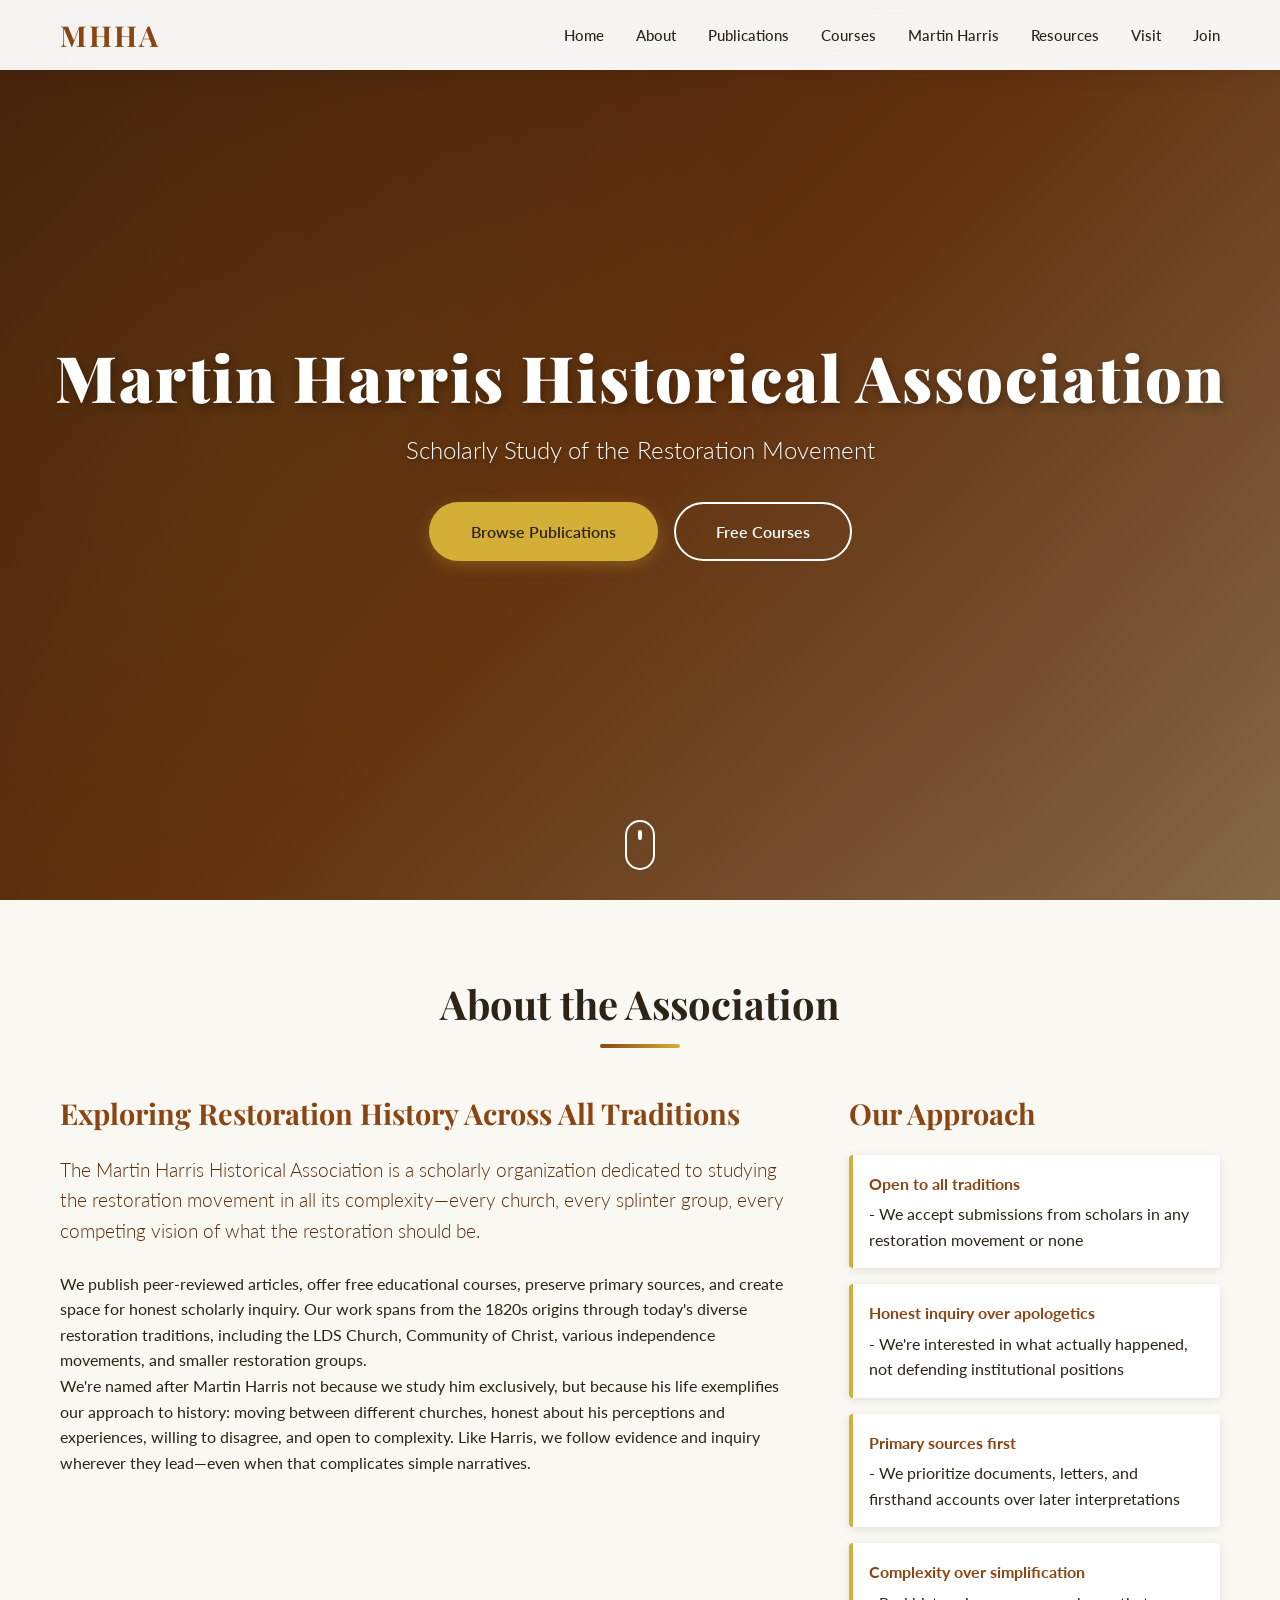
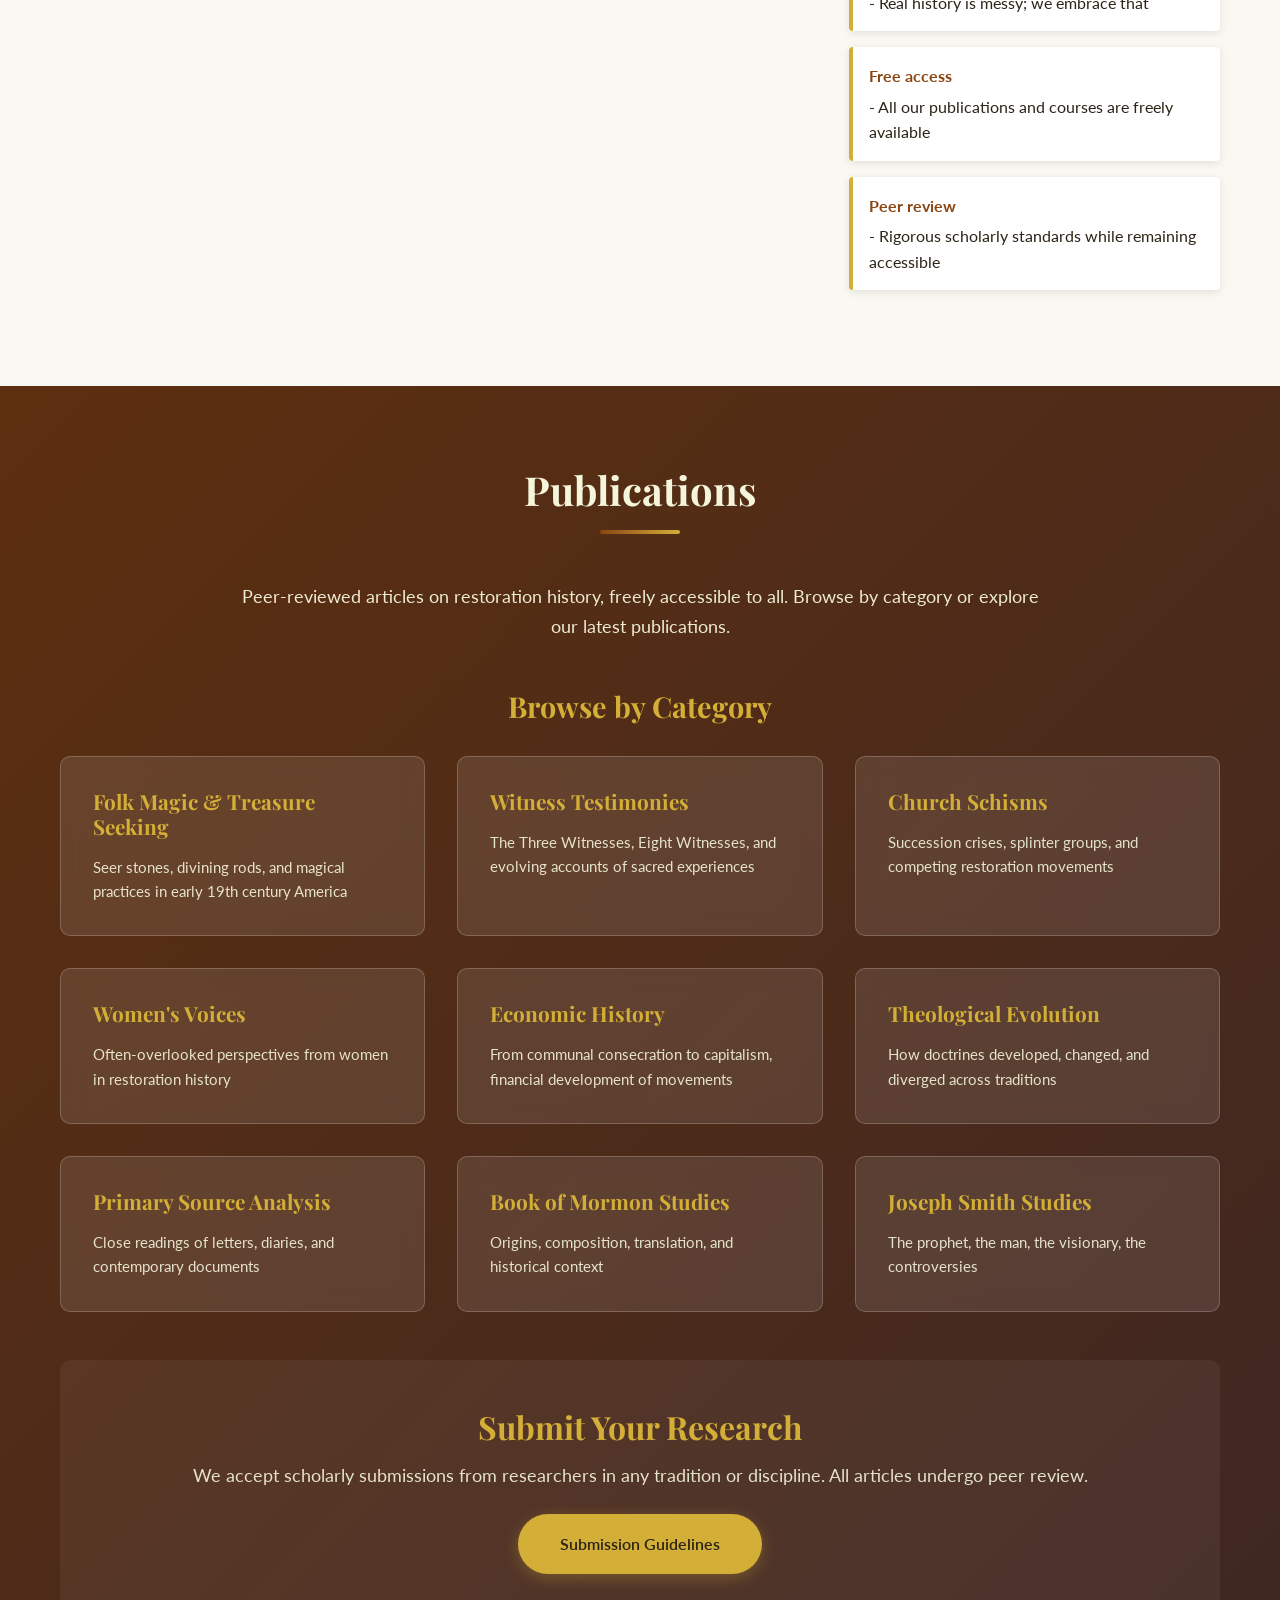
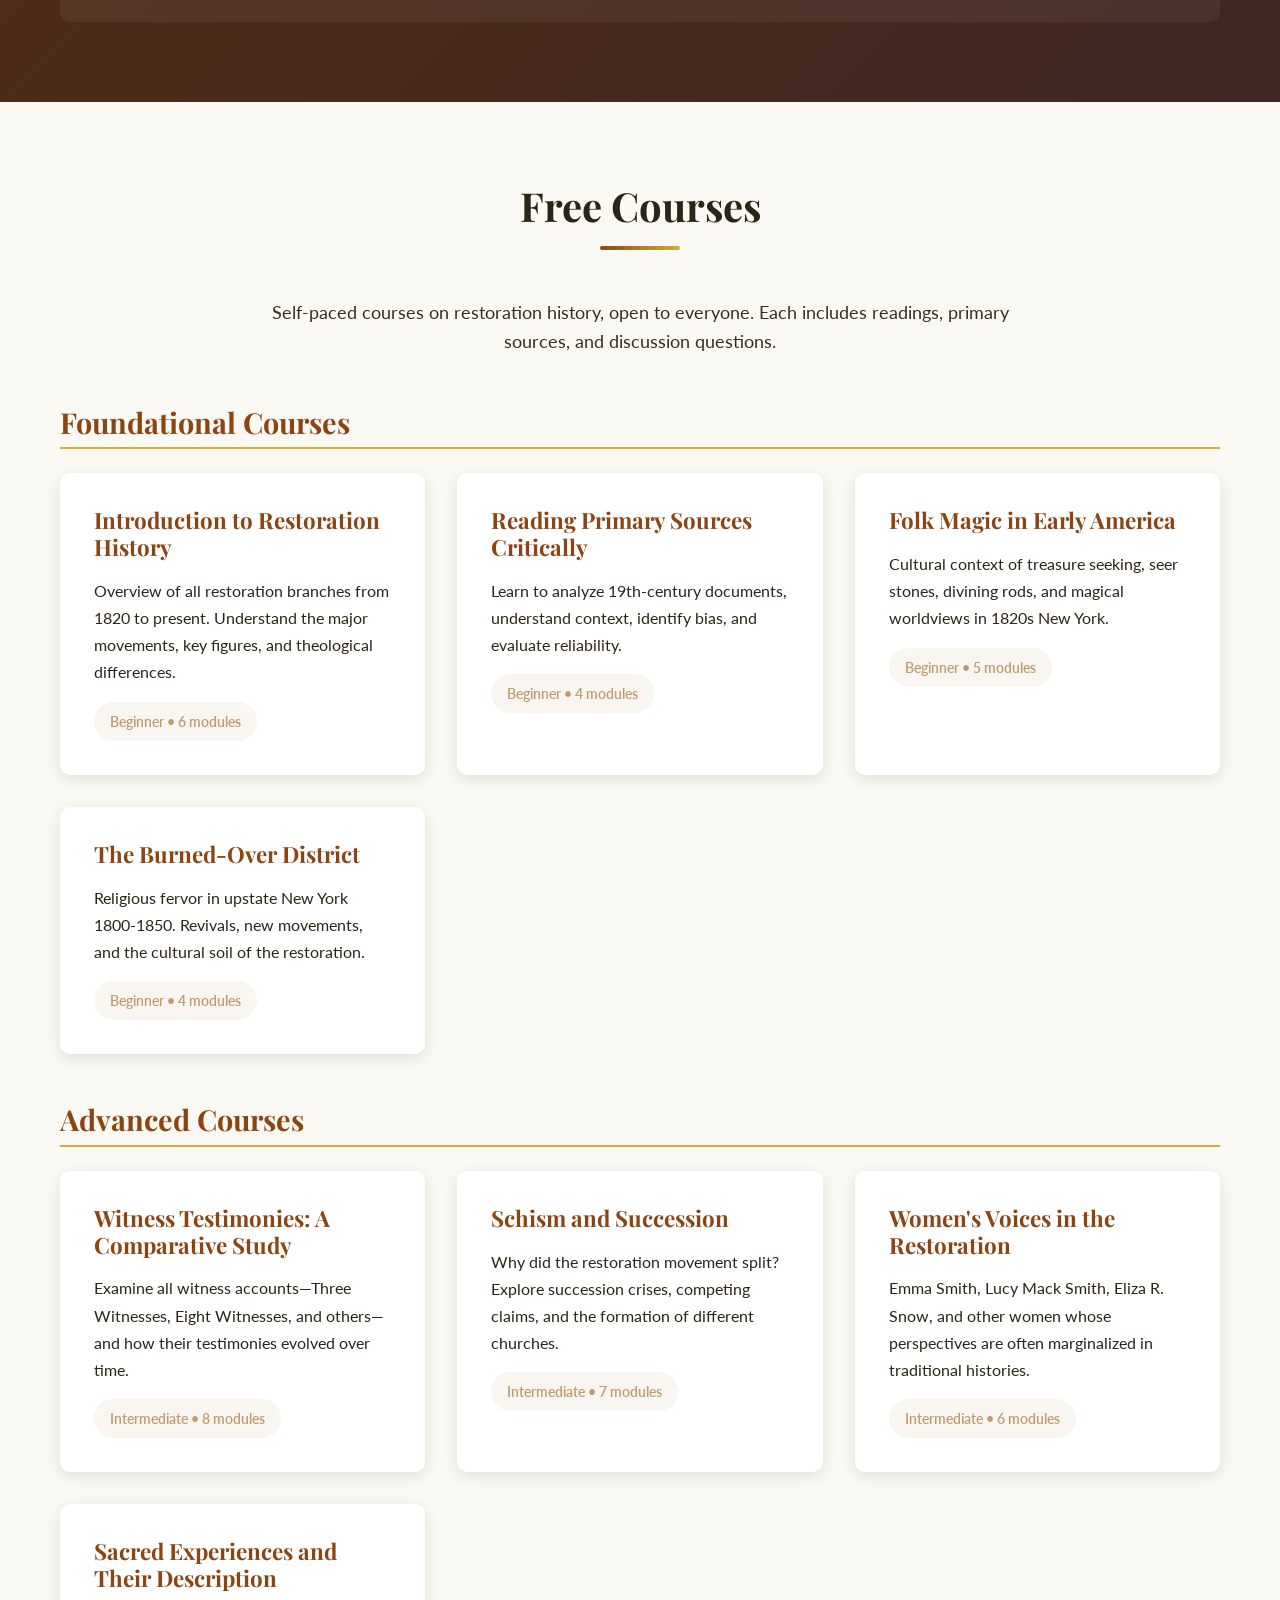
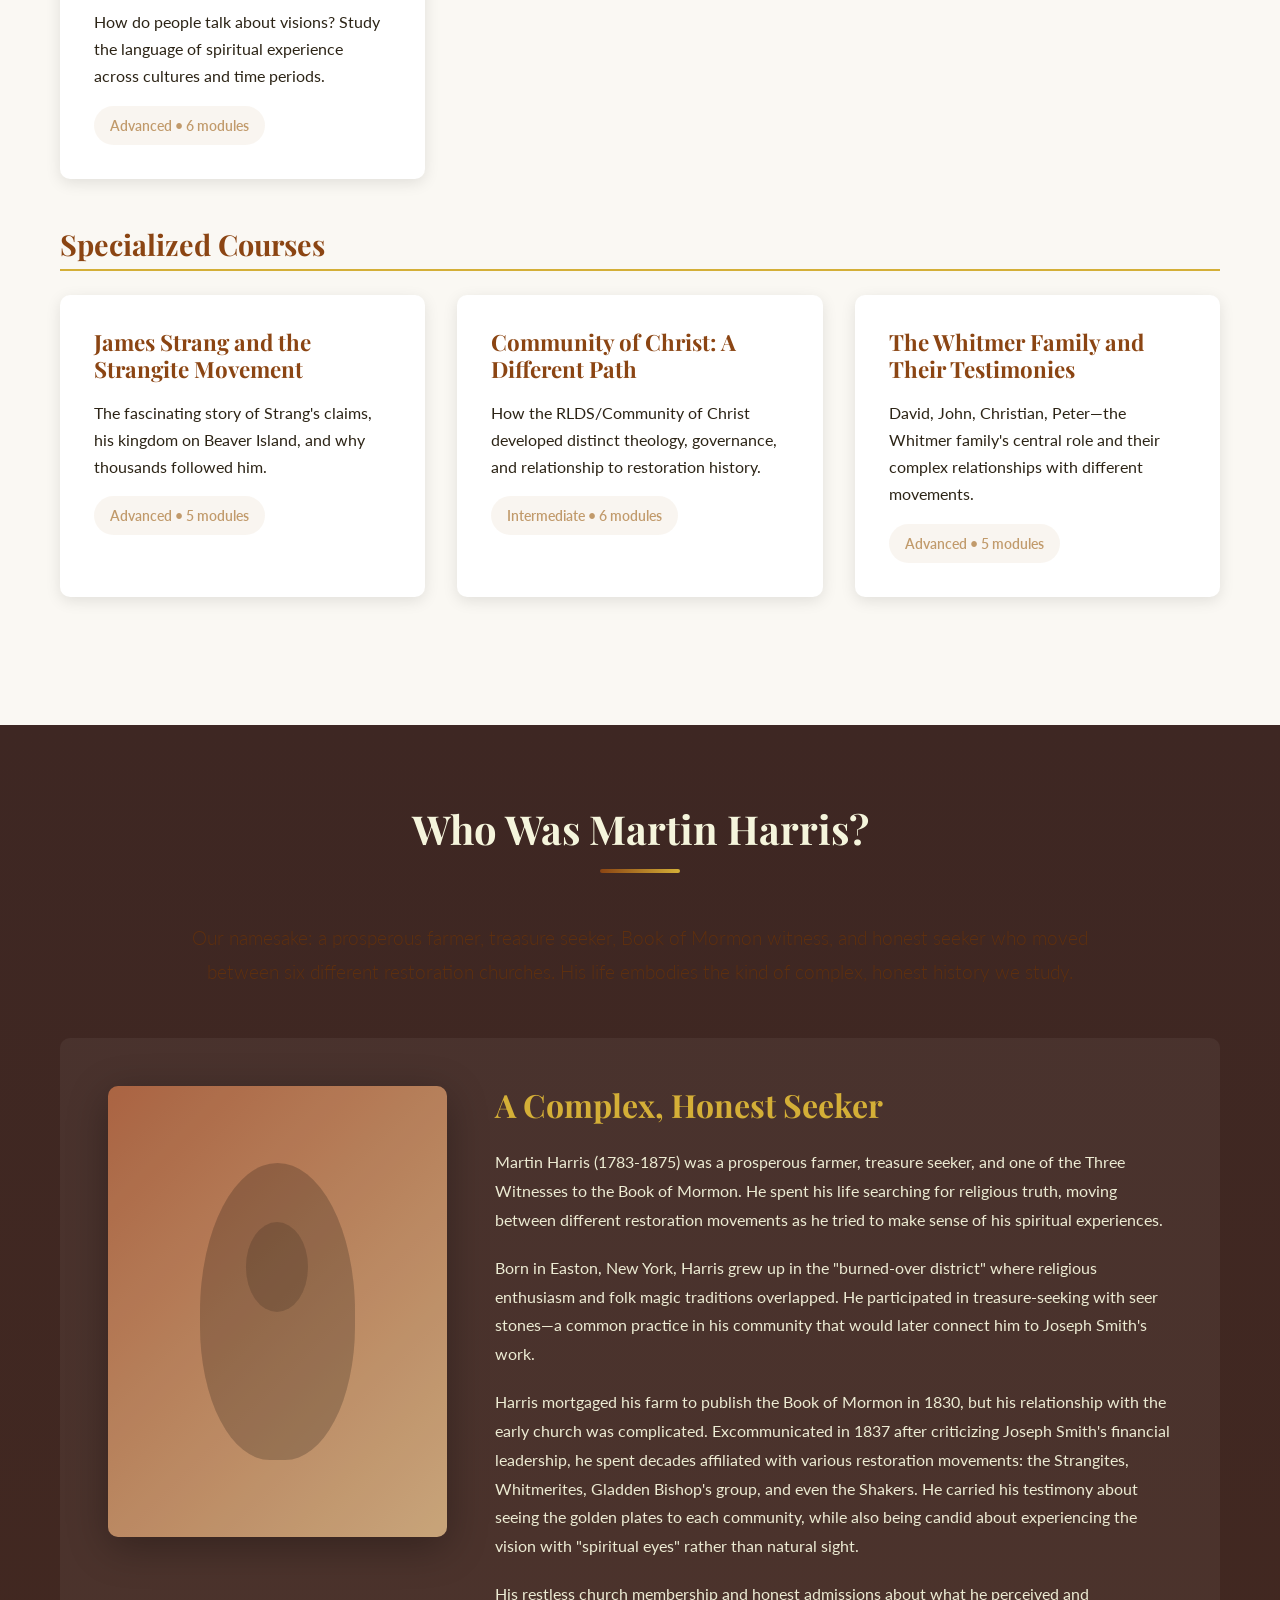
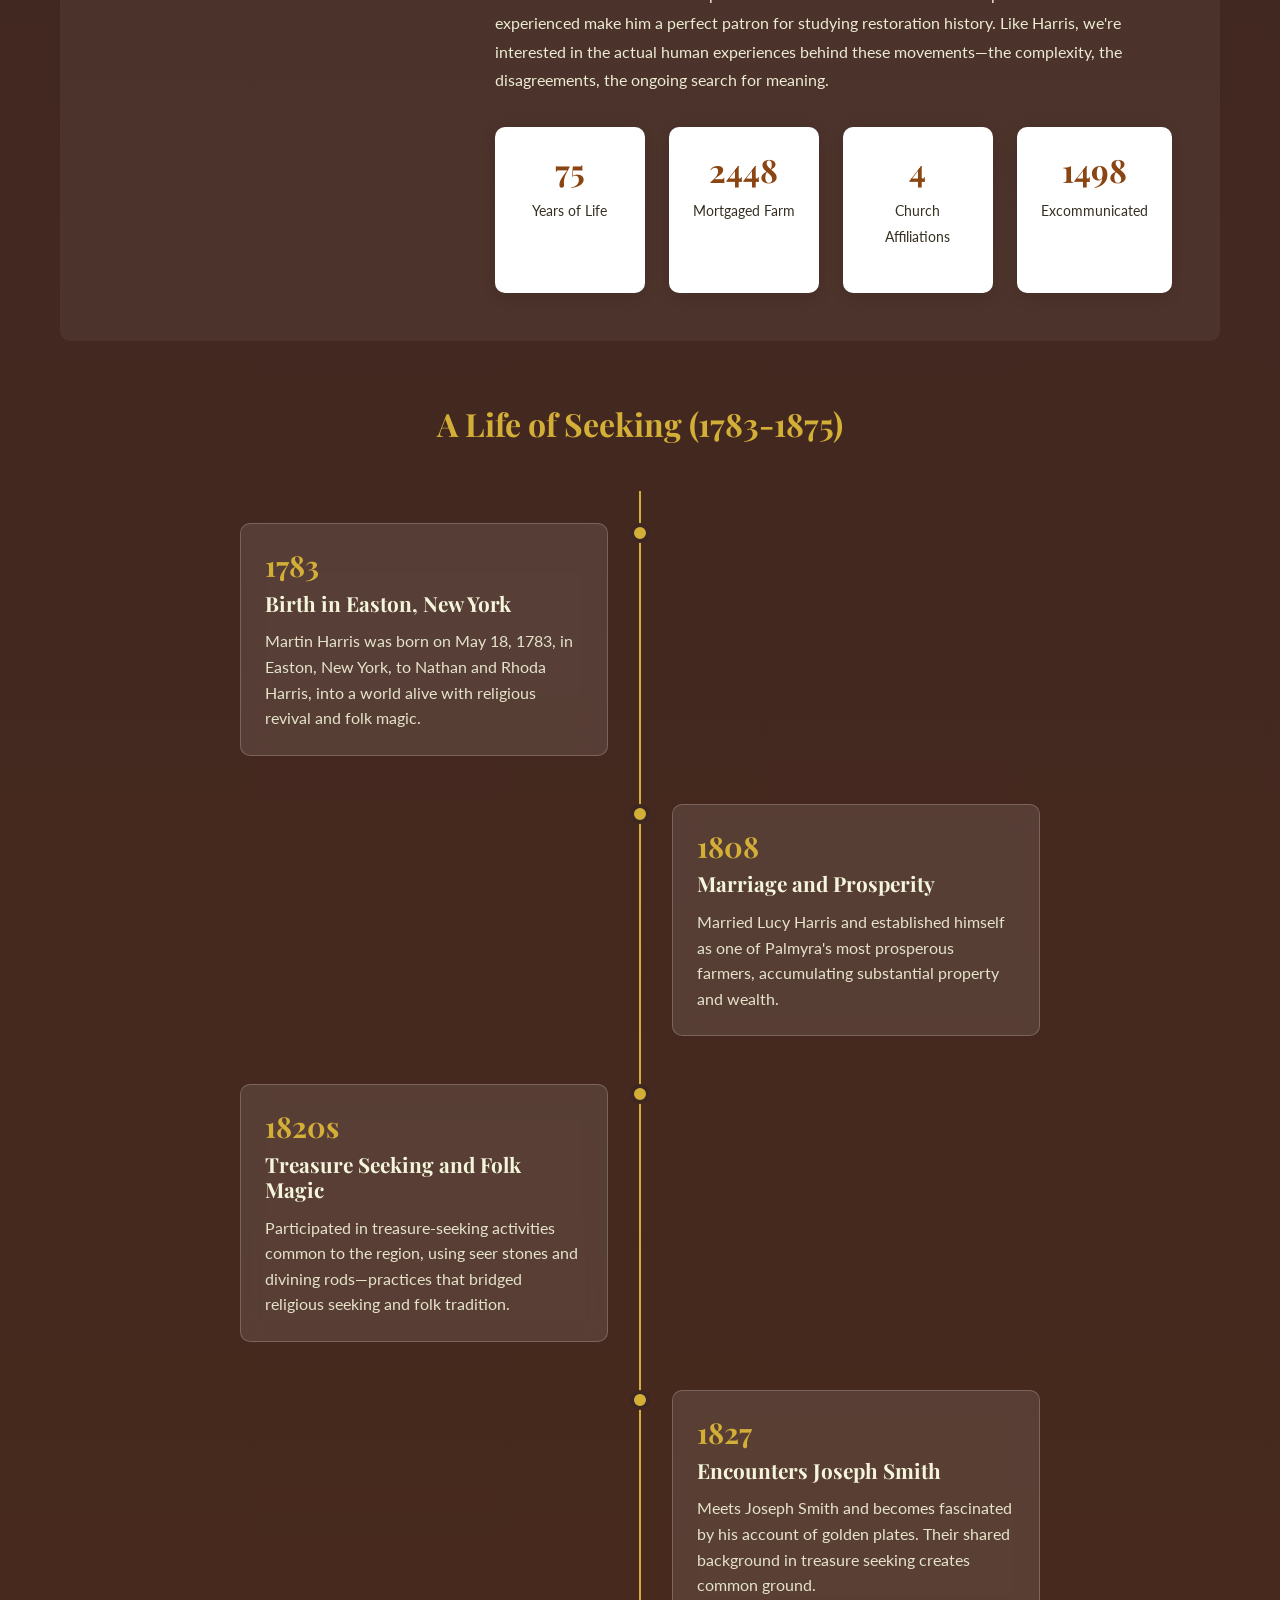
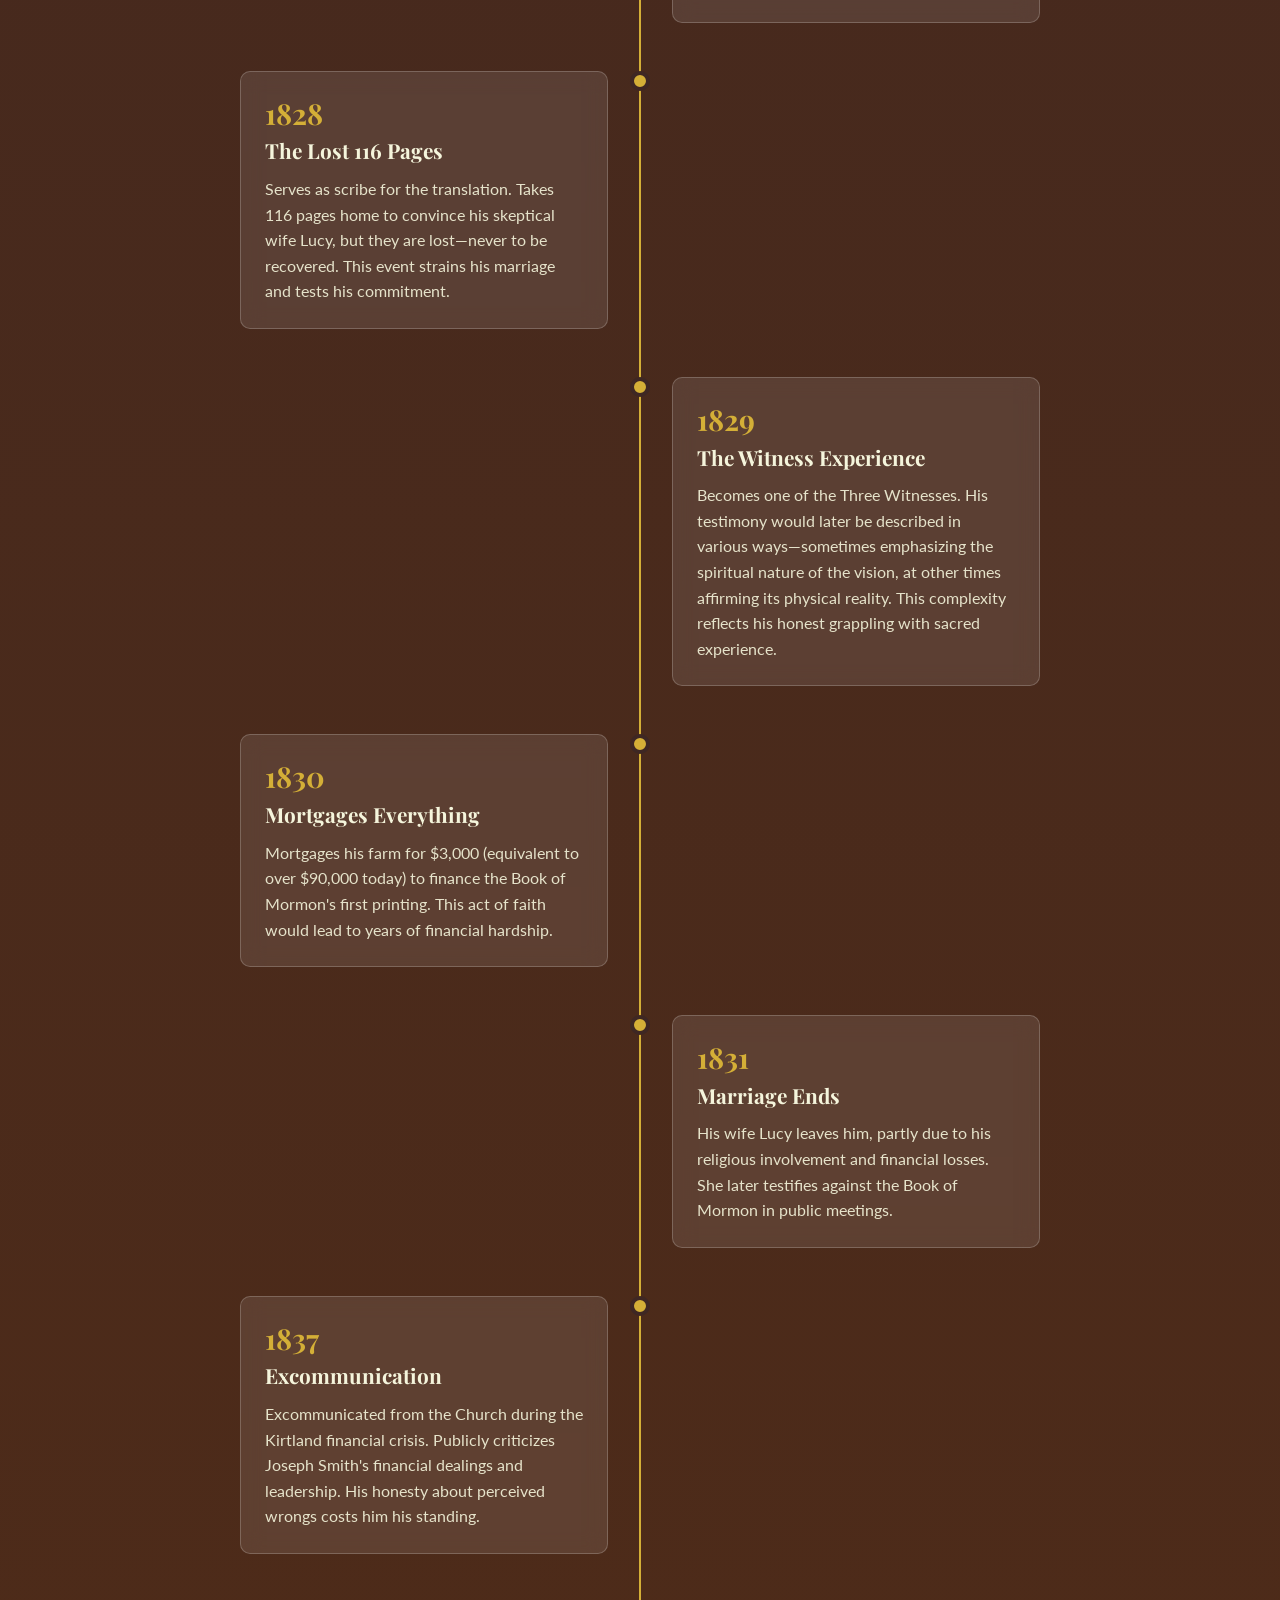
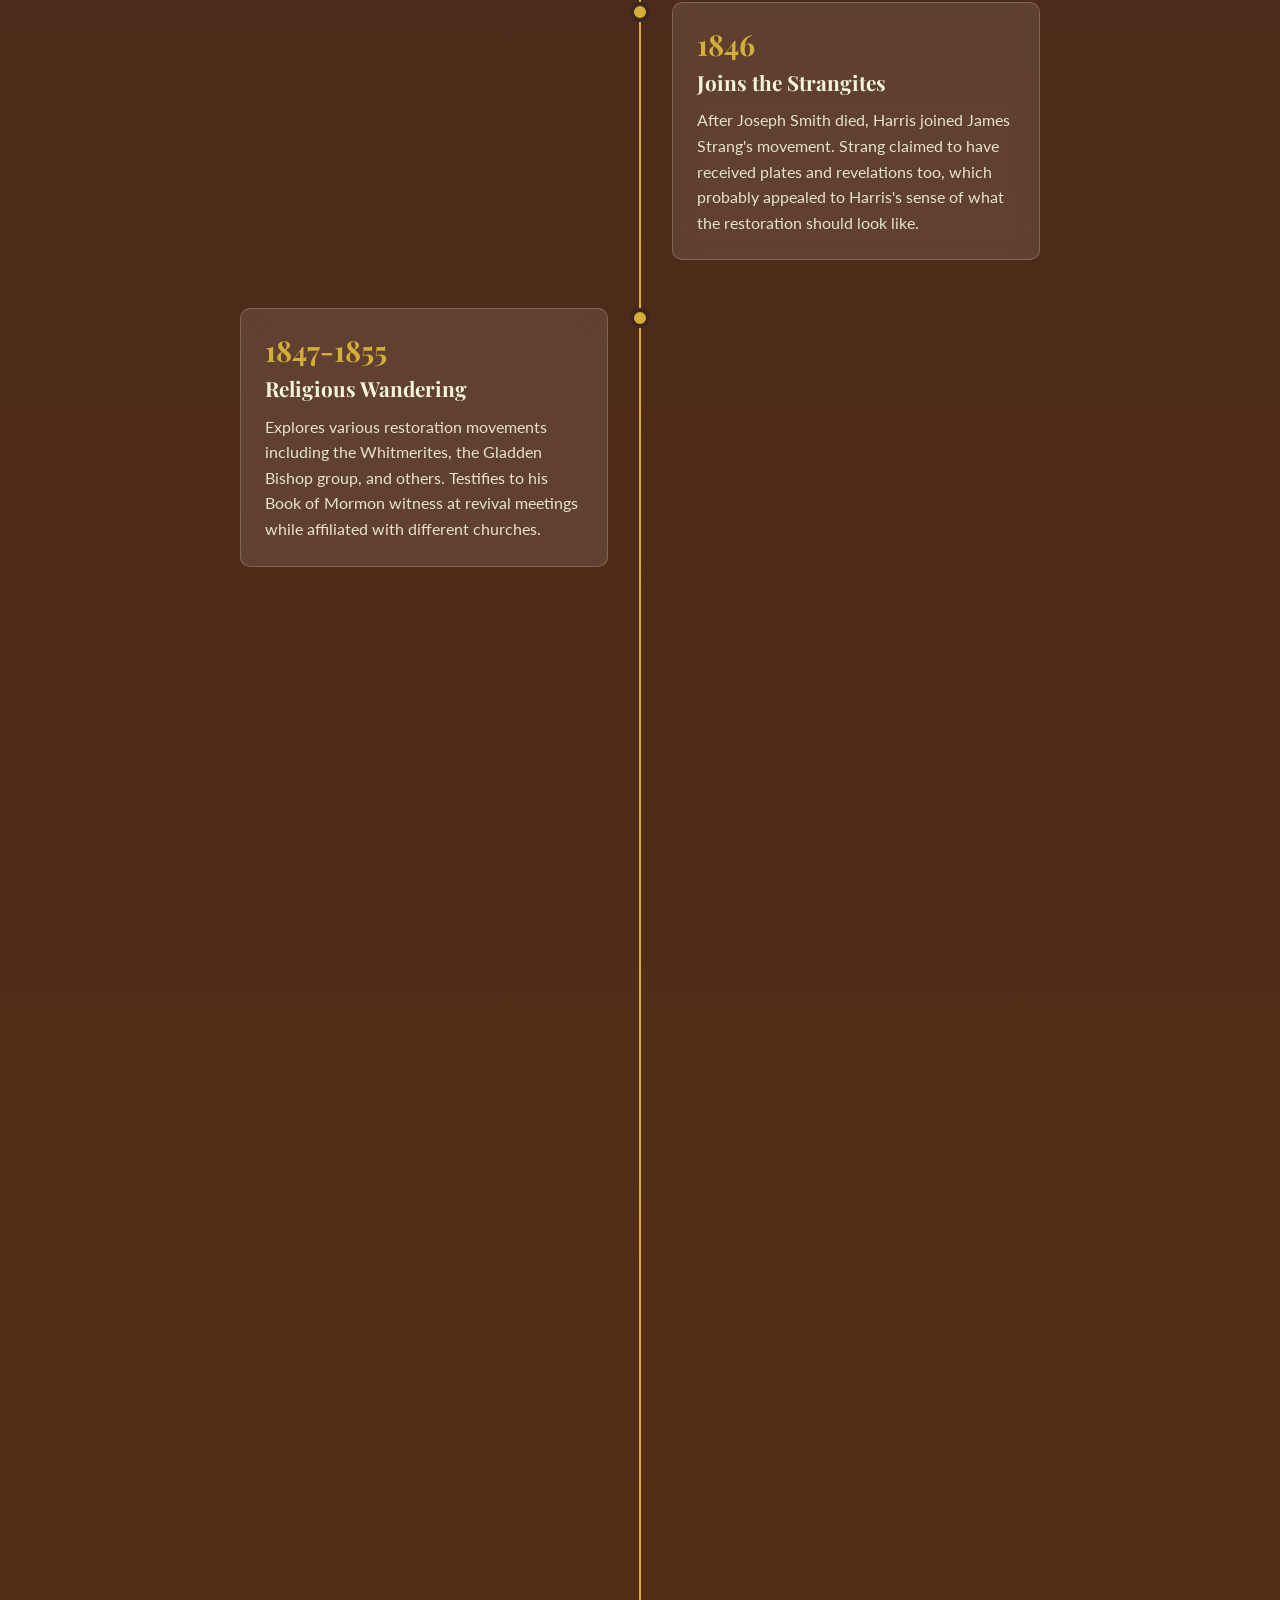
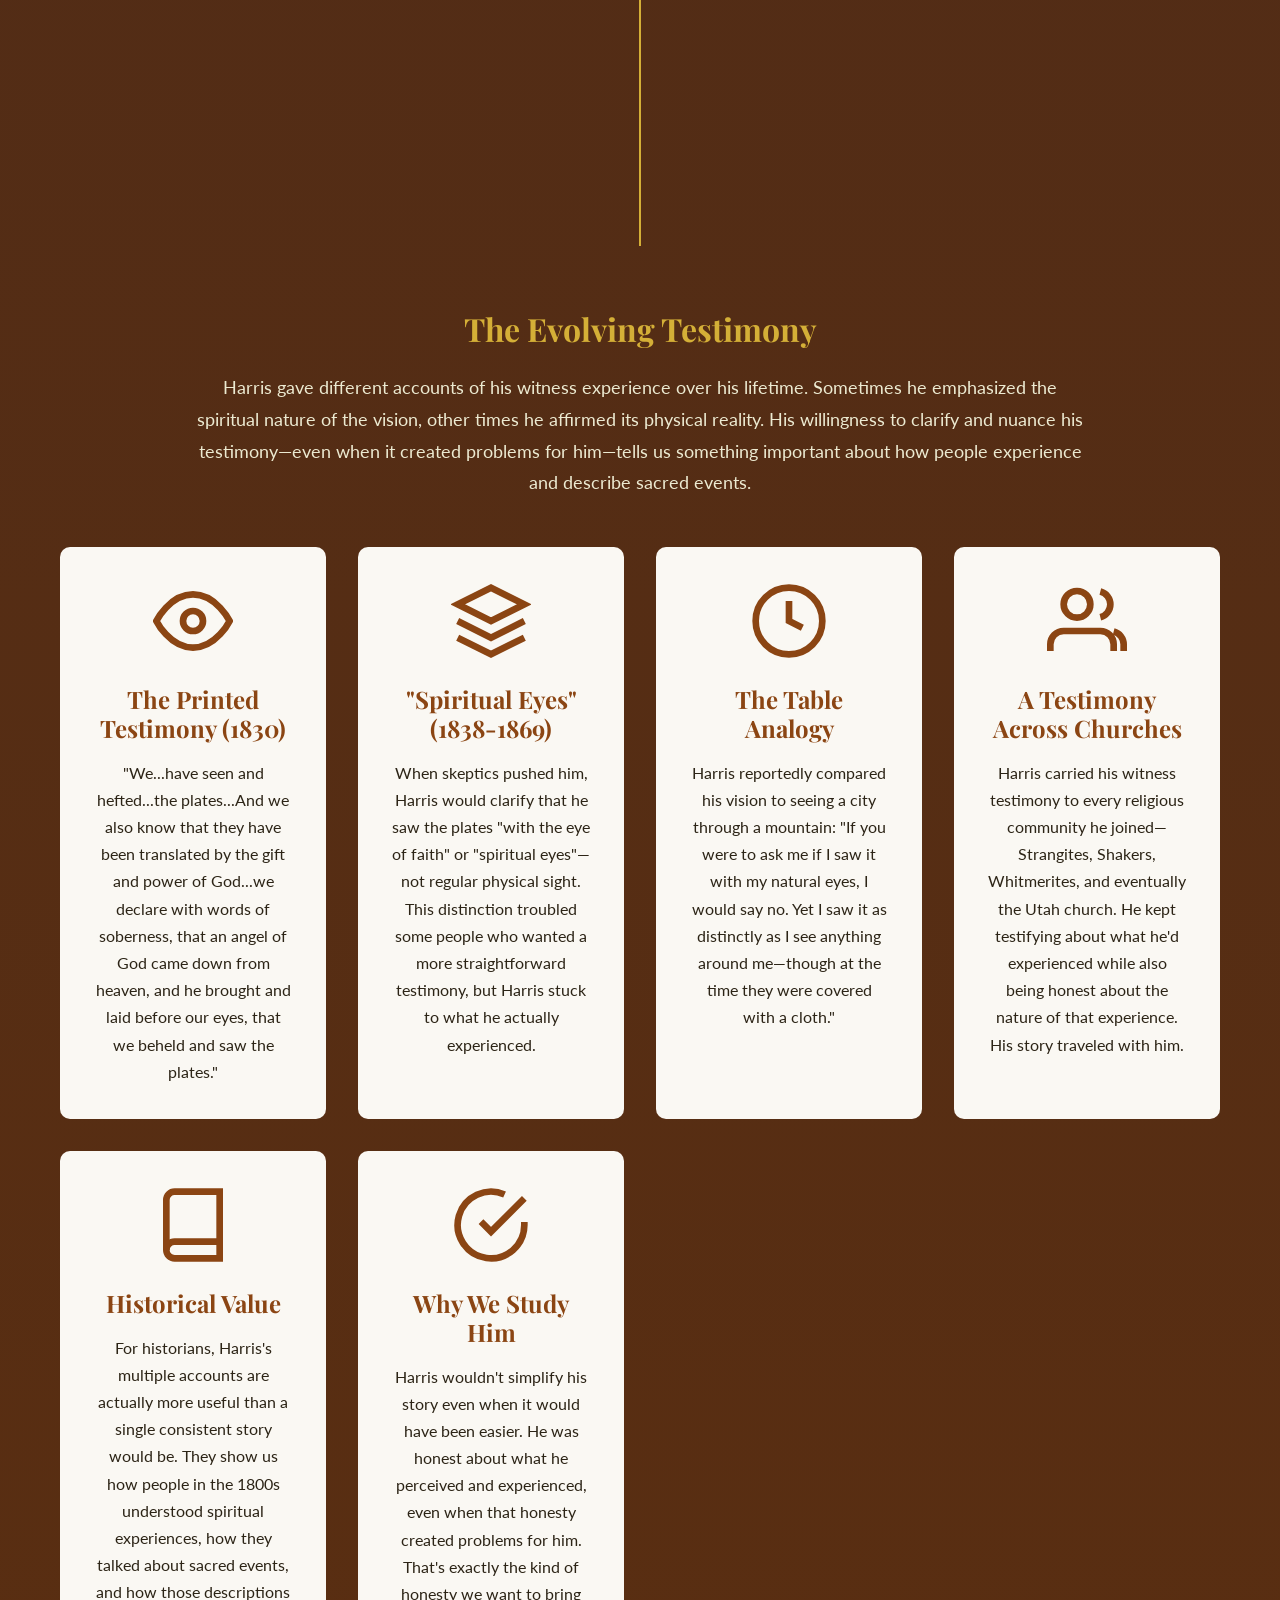
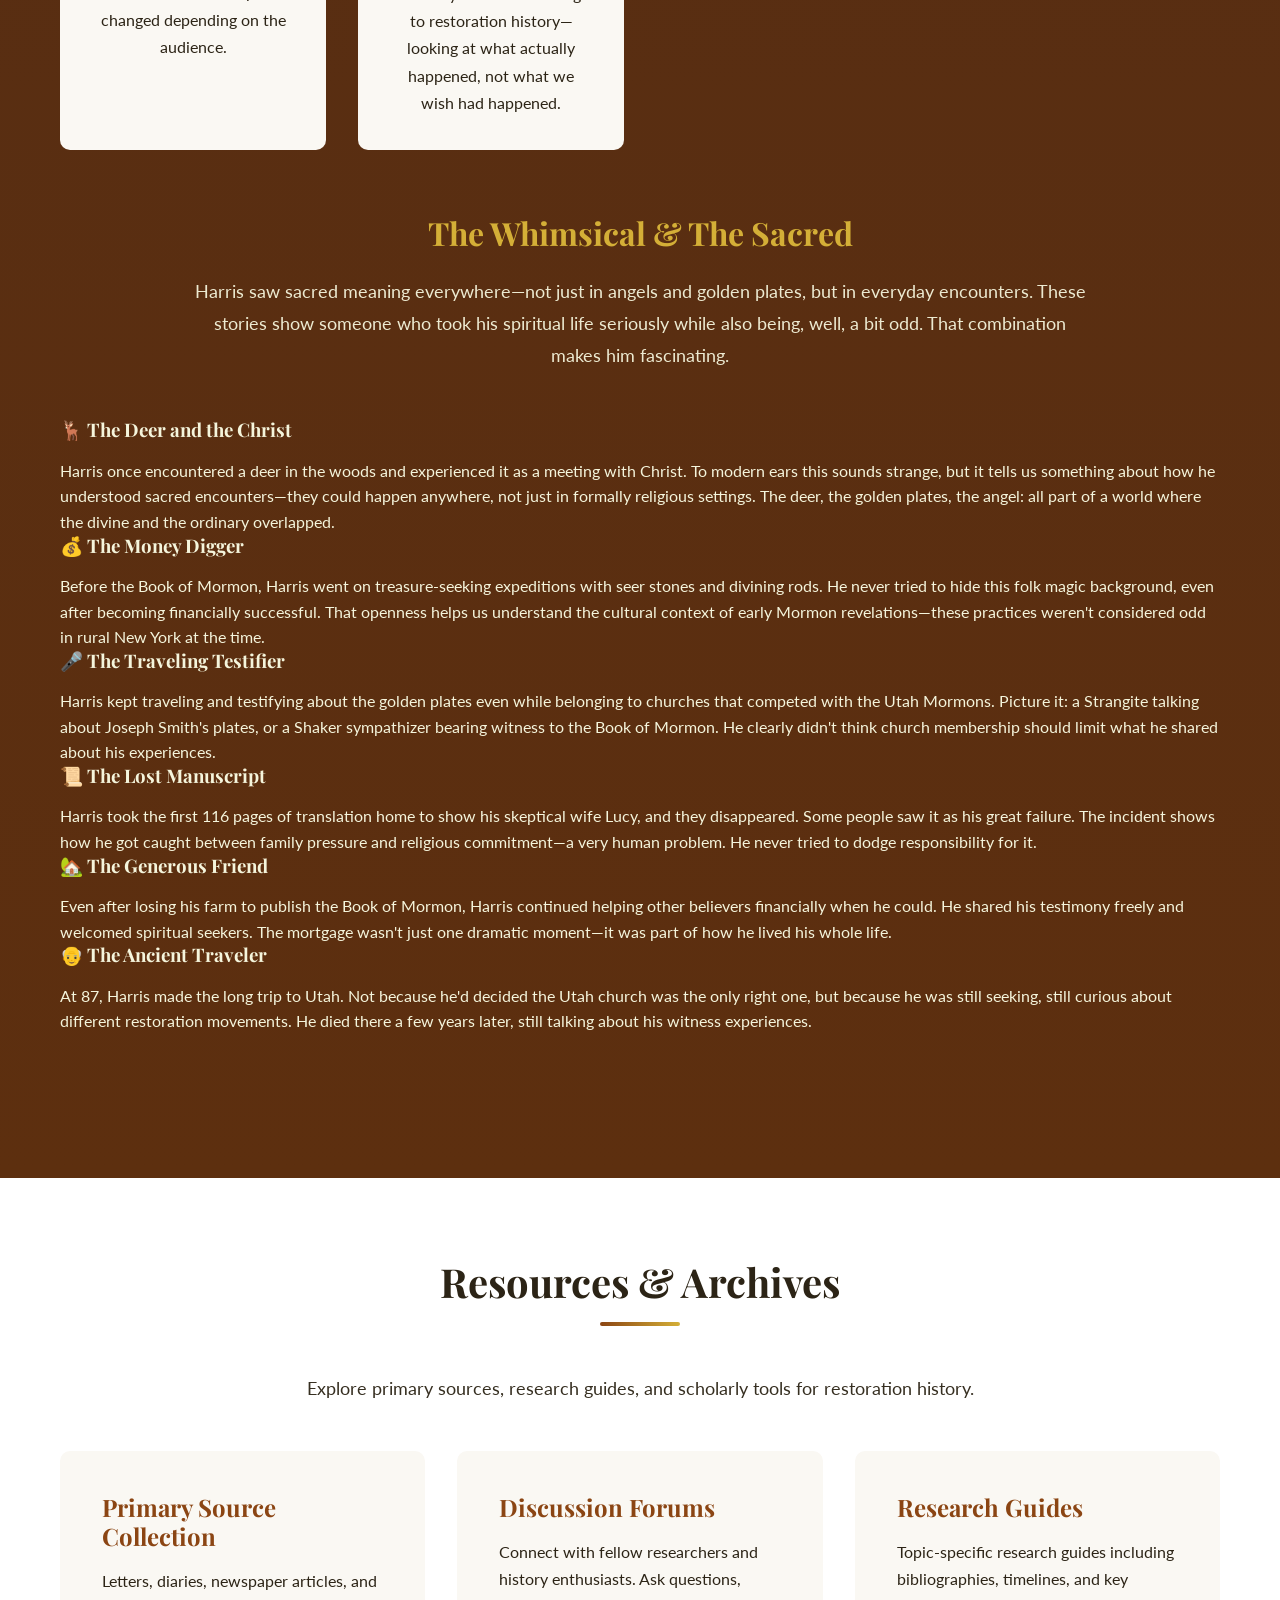
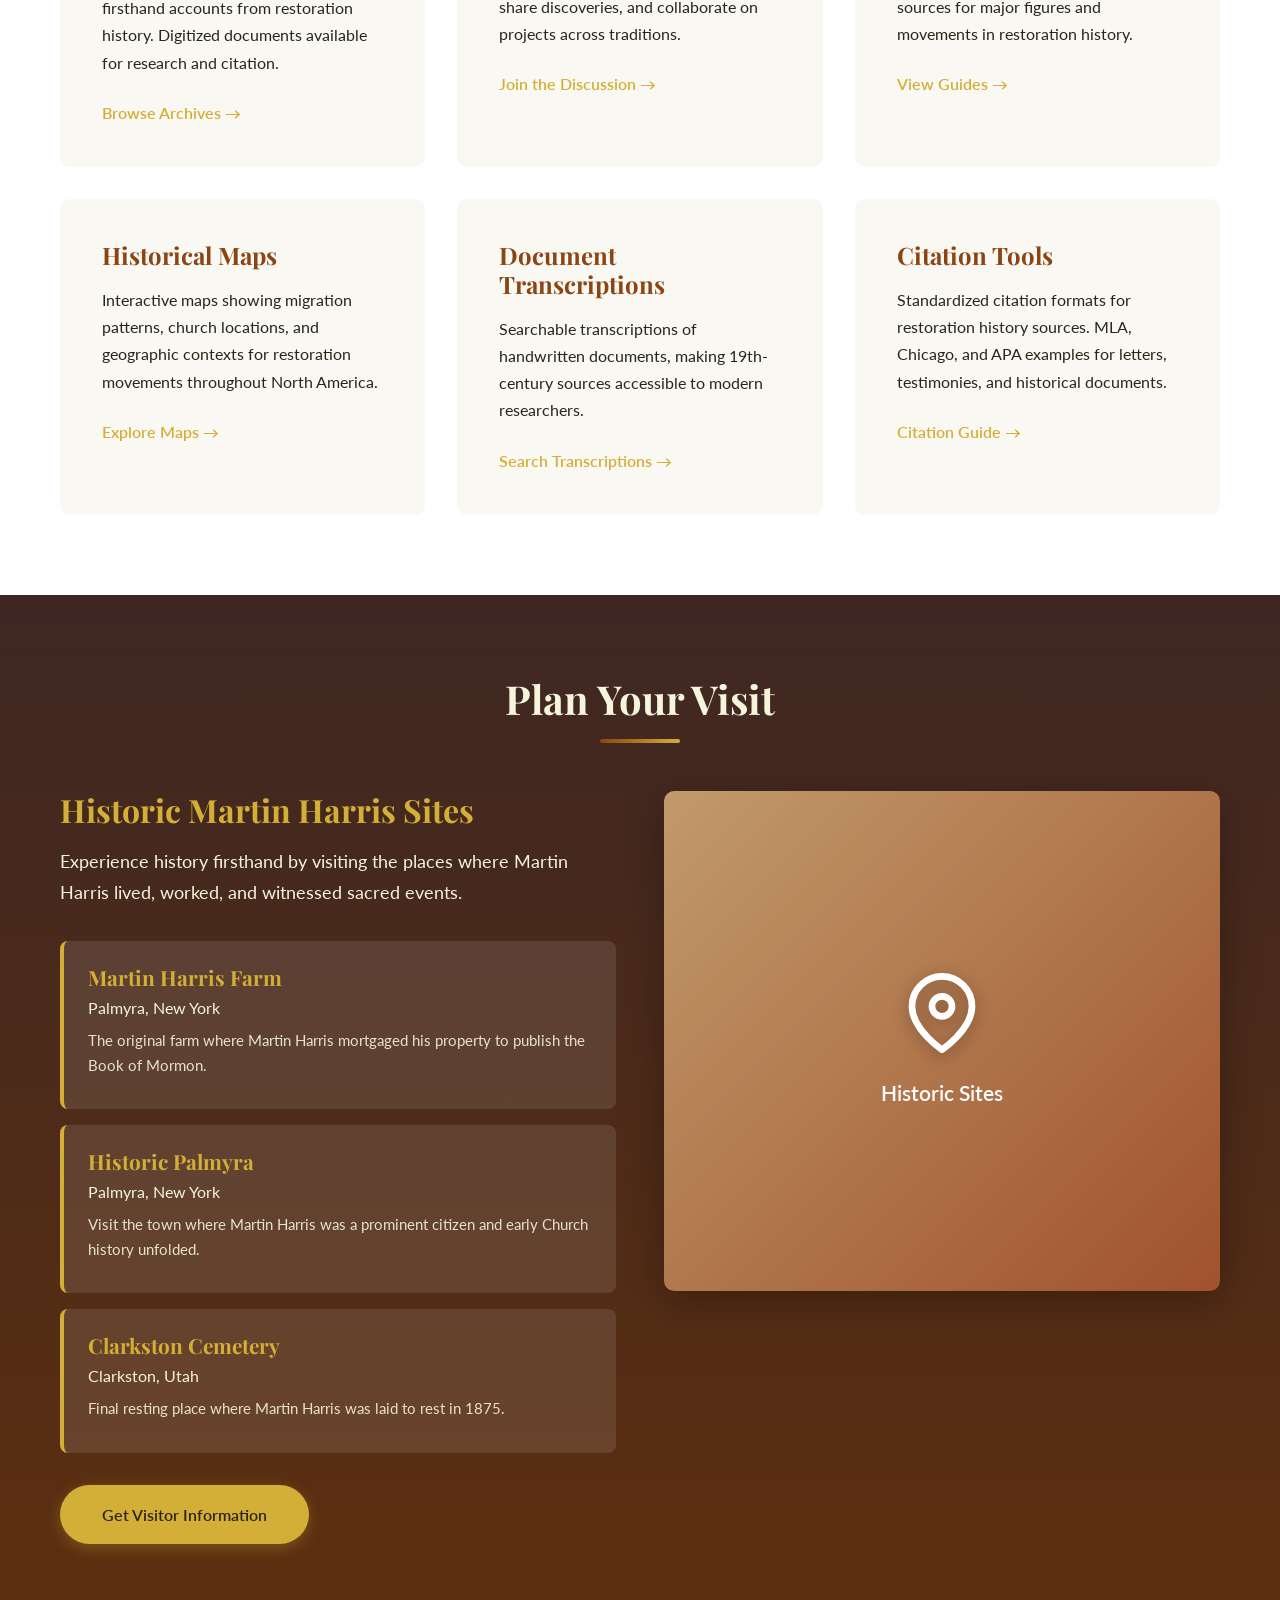
<file: index.html>
<!DOCTYPE html>
<html lang="en">
<head>
    <meta charset="UTF-8">
    <meta name="viewport" content="width=device-width, initial-scale=1.0">
    <meta name="description" content="Martin Harris Historical Association - A scholarly association studying restoration history across all traditions. Publications, courses, and resources.">
    <meta name="keywords" content="Martin Harris, restoration history, Book of Mormon, historical research, religious history, scholarly association">
    <meta name="author" content="Martin Harris Historical Association">

    <!-- Open Graph / Facebook -->
    <meta property="og:type" content="website">
    <meta property="og:url" content="https://elliottsax.github.io/harris/">
    <meta property="og:title" content="Martin Harris Historical Association">
    <meta property="og:description" content="A scholarly association studying restoration history across all traditions. Publications, courses, and resources.">
    <meta property="og:site_name" content="Martin Harris Historical Association">

    <!-- Twitter -->
    <meta name="twitter:card" content="summary_large_image">
    <meta name="twitter:url" content="https://elliottsax.github.io/harris/">
    <meta name="twitter:title" content="Martin Harris Historical Association">
    <meta name="twitter:description" content="A scholarly association studying restoration history across all traditions. Publications, courses, and resources.">

    <title>Martin Harris Historical Association</title>
    <link rel="stylesheet" href="styles.css">
    <link rel="preconnect" href="https://fonts.googleapis.com">
    <link rel="preconnect" href="https://fonts.gstatic.com" crossorigin>
    <link href="https://fonts.googleapis.com/css2?family=Playfair+Display:wght@400;700;900&family=Lato:wght@300;400;700&display=swap" rel="stylesheet">
</head>
<body>
    <!-- Navigation -->
    <nav class="navbar" id="navbar">
        <div class="nav-container">
            <div class="nav-logo">
                <h2>MHHA</h2>
            </div>
            <ul class="nav-menu" id="nav-menu">
                <li><a href="#home" class="nav-link">Home</a></li>
                <li><a href="#about" class="nav-link">About</a></li>
                <li><a href="#publications" class="nav-link">Publications</a></li>
                <li><a href="#courses" class="nav-link">Courses</a></li>
                <li><a href="#harris" class="nav-link">Martin Harris</a></li>
                <li><a href="#resources" class="nav-link">Resources</a></li>
                <li><a href="#visit" class="nav-link">Visit</a></li>
                <li><a href="#join" class="nav-link">Join</a></li>
            </ul>
            <div class="hamburger" id="hamburger">
                <span></span>
                <span></span>
                <span></span>
            </div>
        </div>
    </nav>

    <!-- Hero Section -->
    <section id="home" class="hero">
        <div class="hero-overlay"></div>
        <div class="hero-content">
            <h1 class="hero-title fade-in">Martin Harris Historical Association</h1>
            <p class="hero-subtitle fade-in-delay">Scholarly Study of the Restoration Movement</p>
            <div class="hero-buttons fade-in-delay-2">
                <a href="#publications" class="btn btn-primary">Browse Publications</a>
                <a href="#courses" class="btn btn-secondary">Free Courses</a>
            </div>
        </div>
        <div class="scroll-indicator">
            <div class="mouse">
                <div class="wheel"></div>
            </div>
        </div>
    </section>

    <!-- About the Association -->
    <section id="about" class="about">
        <div class="container">
            <div class="section-header">
                <h2 class="section-title">About the Association</h2>
                <div class="title-underline"></div>
            </div>
            <div class="association-content">
                <div class="association-main">
                    <h3>Exploring Restoration History Across All Traditions</h3>
                    <p class="lead">The Martin Harris Historical Association is a scholarly organization dedicated to studying the restoration movement in all its complexity—every church, every splinter group, every competing vision of what the restoration should be.</p>
                    <p>We publish peer-reviewed articles, offer free educational courses, preserve primary sources, and create space for honest scholarly inquiry. Our work spans from the 1820s origins through today's diverse restoration traditions, including the LDS Church, Community of Christ, various independence movements, and smaller restoration groups.</p>
                    <p>We're named after Martin Harris not because we study him exclusively, but because his life exemplifies our approach to history: moving between different churches, honest about his perceptions and experiences, willing to disagree, and open to complexity. Like Harris, we follow evidence and inquiry wherever they lead—even when that complicates simple narratives.</p>
                </div>
                <div class="association-approach">
                    <h3>Our Approach</h3>
                    <ul class="approach-list">
                        <li>
                            <strong>Open to all traditions</strong> - We accept submissions from scholars in any restoration movement or none
                        </li>
                        <li>
                            <strong>Honest inquiry over apologetics</strong> - We're interested in what actually happened, not defending institutional positions
                        </li>
                        <li>
                            <strong>Primary sources first</strong> - We prioritize documents, letters, and firsthand accounts over later interpretations
                        </li>
                        <li>
                            <strong>Complexity over simplification</strong> - Real history is messy; we embrace that
                        </li>
                        <li>
                            <strong>Free access</strong> - All our publications and courses are freely available
                        </li>
                        <li>
                            <strong>Peer review</strong> - Rigorous scholarly standards while remaining accessible
                        </li>
                    </ul>
                </div>
            </div>
        </div>
    </section>

    <!-- Publications Section -->
    <section id="publications" class="publications">
        <div class="container">
            <div class="section-header">
                <h2 class="section-title light">Publications</h2>
                <div class="title-underline"></div>
            </div>
            <p class="section-intro">Peer-reviewed articles on restoration history, freely accessible to all. Browse by category or explore our latest publications.</p>

            <h3 class="category-heading">Browse by Category</h3>
            <div class="publications-grid">
                <div class="publication-category">
                    <h4>Folk Magic & Treasure Seeking</h4>
                    <p>Seer stones, divining rods, and magical practices in early 19th century America</p>
                </div>
                <div class="publication-category">
                    <h4>Witness Testimonies</h4>
                    <p>The Three Witnesses, Eight Witnesses, and evolving accounts of sacred experiences</p>
                </div>
                <div class="publication-category">
                    <h4>Church Schisms</h4>
                    <p>Succession crises, splinter groups, and competing restoration movements</p>
                </div>
                <div class="publication-category">
                    <h4>Women's Voices</h4>
                    <p>Often-overlooked perspectives from women in restoration history</p>
                </div>
                <div class="publication-category">
                    <h4>Economic History</h4>
                    <p>From communal consecration to capitalism, financial development of movements</p>
                </div>
                <div class="publication-category">
                    <h4>Theological Evolution</h4>
                    <p>How doctrines developed, changed, and diverged across traditions</p>
                </div>
                <div class="publication-category">
                    <h4>Primary Source Analysis</h4>
                    <p>Close readings of letters, diaries, and contemporary documents</p>
                </div>
                <div class="publication-category">
                    <h4>Book of Mormon Studies</h4>
                    <p>Origins, composition, translation, and historical context</p>
                </div>
                <div class="publication-category">
                    <h4>Joseph Smith Studies</h4>
                    <p>The prophet, the man, the visionary, the controversies</p>
                </div>
            </div>

            <div class="publication-cta">
                <h3>Submit Your Research</h3>
                <p>We accept scholarly submissions from researchers in any tradition or discipline. All articles undergo peer review.</p>
                <a href="#join" class="btn btn-primary">Submission Guidelines</a>
            </div>
        </div>
    </section>

    <!-- Free Courses Section -->
    <section id="courses" class="courses">
        <div class="container">
            <div class="section-header">
                <h2 class="section-title">Free Courses</h2>
                <div class="title-underline"></div>
            </div>
            <p class="section-intro">Self-paced courses on restoration history, open to everyone. Each includes readings, primary sources, and discussion questions.</p>

            <h3 class="course-category-title">Foundational Courses</h3>
            <div class="courses-grid">
                <div class="course-card">
                    <h4>Introduction to Restoration History</h4>
                    <p>Overview of all restoration branches from 1820 to present. Understand the major movements, key figures, and theological differences.</p>
                    <span class="course-level">Beginner • 6 modules</span>
                </div>
                <div class="course-card">
                    <h4>Reading Primary Sources Critically</h4>
                    <p>Learn to analyze 19th-century documents, understand context, identify bias, and evaluate reliability.</p>
                    <span class="course-level">Beginner • 4 modules</span>
                </div>
                <div class="course-card">
                    <h4>Folk Magic in Early America</h4>
                    <p>Cultural context of treasure seeking, seer stones, divining rods, and magical worldviews in 1820s New York.</p>
                    <span class="course-level">Beginner • 5 modules</span>
                </div>
                <div class="course-card">
                    <h4>The Burned-Over District</h4>
                    <p>Religious fervor in upstate New York 1800-1850. Revivals, new movements, and the cultural soil of the restoration.</p>
                    <span class="course-level">Beginner • 4 modules</span>
                </div>
            </div>

            <h3 class="course-category-title">Advanced Courses</h3>
            <div class="courses-grid">
                <div class="course-card">
                    <h4>Witness Testimonies: A Comparative Study</h4>
                    <p>Examine all witness accounts—Three Witnesses, Eight Witnesses, and others—and how their testimonies evolved over time.</p>
                    <span class="course-level">Intermediate • 8 modules</span>
                </div>
                <div class="course-card">
                    <h4>Schism and Succession</h4>
                    <p>Why did the restoration movement split? Explore succession crises, competing claims, and the formation of different churches.</p>
                    <span class="course-level">Intermediate • 7 modules</span>
                </div>
                <div class="course-card">
                    <h4>Women's Voices in the Restoration</h4>
                    <p>Emma Smith, Lucy Mack Smith, Eliza R. Snow, and other women whose perspectives are often marginalized in traditional histories.</p>
                    <span class="course-level">Intermediate • 6 modules</span>
                </div>
                <div class="course-card">
                    <h4>Sacred Experiences and Their Description</h4>
                    <p>How do people talk about visions? Study the language of spiritual experience across cultures and time periods.</p>
                    <span class="course-level">Advanced • 6 modules</span>
                </div>
            </div>

            <h3 class="course-category-title">Specialized Courses</h3>
            <div class="courses-grid">
                <div class="course-card">
                    <h4>James Strang and the Strangite Movement</h4>
                    <p>The fascinating story of Strang's claims, his kingdom on Beaver Island, and why thousands followed him.</p>
                    <span class="course-level">Advanced • 5 modules</span>
                </div>
                <div class="course-card">
                    <h4>Community of Christ: A Different Path</h4>
                    <p>How the RLDS/Community of Christ developed distinct theology, governance, and relationship to restoration history.</p>
                    <span class="course-level">Intermediate • 6 modules</span>
                </div>
                <div class="course-card">
                    <h4>The Whitmer Family and Their Testimonies</h4>
                    <p>David, John, Christian, Peter—the Whitmer family's central role and their complex relationships with different movements.</p>
                    <span class="course-level">Advanced • 5 modules</span>
                </div>
            </div>
        </div>
    </section>

    <!-- Who Was Martin Harris Section -->
    <section id="harris" class="harris-section">
        <div class="container">
            <div class="section-header">
                <h2 class="section-title light">Who Was Martin Harris?</h2>
                <div class="title-underline"></div>
            </div>
            <div class="harris-intro">
                <p class="lead">Our namesake: a prosperous farmer, treasure seeker, Book of Mormon witness, and honest seeker who moved between six different restoration churches. His life embodies the kind of complex, honest history we study.</p>
            </div>

            <!-- Harris Biography -->
            <div class="harris-content-grid">
                <div class="harris-image-container">
                    <div class="about-image-placeholder">
                        <div class="image-frame">
                            <div class="portrait-silhouette"></div>
                        </div>
                    </div>
                </div>
                <div class="harris-bio">
                    <h3>A Complex, Honest Seeker</h3>
                    <p>Martin Harris (1783-1875) was a prosperous farmer, treasure seeker, and one of the Three Witnesses to the Book of Mormon. He spent his life searching for religious truth, moving between different restoration movements as he tried to make sense of his spiritual experiences.</p>
                    <p>Born in Easton, New York, Harris grew up in the "burned-over district" where religious enthusiasm and folk magic traditions overlapped. He participated in treasure-seeking with seer stones—a common practice in his community that would later connect him to Joseph Smith's work.</p>
                    <p>Harris mortgaged his farm to publish the Book of Mormon in 1830, but his relationship with the early church was complicated. Excommunicated in 1837 after criticizing Joseph Smith's financial leadership, he spent decades affiliated with various restoration movements: the Strangites, Whitmerites, Gladden Bishop's group, and even the Shakers. He carried his testimony about seeing the golden plates to each community, while also being candid about experiencing the vision with "spiritual eyes" rather than natural sight.</p>
                    <p>His restless church membership and honest admissions about what he perceived and experienced make him a perfect patron for studying restoration history. Like Harris, we're interested in the actual human experiences behind these movements—the complexity, the disagreements, the ongoing search for meaning.</p>
                    <div class="stats-grid">
                        <div class="stat-item">
                            <h4>92</h4>
                            <p>Years of Life</p>
                        </div>
                        <div class="stat-item">
                            <h4>$3,000</h4>
                            <p>Mortgaged Farm</p>
                        </div>
                        <div class="stat-item">
                            <h4>6+</h4>
                            <p>Church Affiliations</p>
                        </div>
                        <div class="stat-item">
                            <h4>1837</h4>
                            <p>Excommunicated</p>
                        </div>
                    </div>
                </div>
            </div>

            <!-- Timeline -->
            <div class="harris-timeline-container">
                <h3 class="timeline-section-title">A Life of Seeking (1783-1875)</h3>
                <div class="timeline">
                    <div class="timeline-item">
                        <div class="timeline-marker"></div>
                        <div class="timeline-content">
                            <h3>1783</h3>
                            <h4>Birth in Easton, New York</h4>
                            <p>Martin Harris was born on May 18, 1783, in Easton, New York, to Nathan and Rhoda Harris, into a world alive with religious revival and folk magic.</p>
                        </div>
                    </div>
                    <div class="timeline-item">
                        <div class="timeline-marker"></div>
                        <div class="timeline-content">
                            <h3>1808</h3>
                            <h4>Marriage and Prosperity</h4>
                            <p>Married Lucy Harris and established himself as one of Palmyra's most prosperous farmers, accumulating substantial property and wealth.</p>
                        </div>
                    </div>
                    <div class="timeline-item">
                        <div class="timeline-marker"></div>
                        <div class="timeline-content">
                            <h3>1820s</h3>
                            <h4>Treasure Seeking and Folk Magic</h4>
                            <p>Participated in treasure-seeking activities common to the region, using seer stones and divining rods—practices that bridged religious seeking and folk tradition.</p>
                        </div>
                    </div>
                    <div class="timeline-item">
                        <div class="timeline-marker"></div>
                        <div class="timeline-content">
                            <h3>1827</h3>
                            <h4>Encounters Joseph Smith</h4>
                            <p>Meets Joseph Smith and becomes fascinated by his account of golden plates. Their shared background in treasure seeking creates common ground.</p>
                        </div>
                    </div>
                    <div class="timeline-item">
                        <div class="timeline-marker"></div>
                        <div class="timeline-content">
                            <h3>1828</h3>
                            <h4>The Lost 116 Pages</h4>
                            <p>Serves as scribe for the translation. Takes 116 pages home to convince his skeptical wife Lucy, but they are lost—never to be recovered. This event strains his marriage and tests his commitment.</p>
                        </div>
                    </div>
                    <div class="timeline-item">
                        <div class="timeline-marker"></div>
                        <div class="timeline-content">
                            <h3>1829</h3>
                            <h4>The Witness Experience</h4>
                            <p>Becomes one of the Three Witnesses. His testimony would later be described in various ways—sometimes emphasizing the spiritual nature of the vision, at other times affirming its physical reality. This complexity reflects his honest grappling with sacred experience.</p>
                        </div>
                    </div>
                    <div class="timeline-item">
                        <div class="timeline-marker"></div>
                        <div class="timeline-content">
                            <h3>1830</h3>
                            <h4>Mortgages Everything</h4>
                            <p>Mortgages his farm for $3,000 (equivalent to over $90,000 today) to finance the Book of Mormon's first printing. This act of faith would lead to years of financial hardship.</p>
                        </div>
                    </div>
                    <div class="timeline-item">
                        <div class="timeline-marker"></div>
                        <div class="timeline-content">
                            <h3>1831</h3>
                            <h4>Marriage Ends</h4>
                            <p>His wife Lucy leaves him, partly due to his religious involvement and financial losses. She later testifies against the Book of Mormon in public meetings.</p>
                        </div>
                    </div>
                    <div class="timeline-item">
                        <div class="timeline-marker"></div>
                        <div class="timeline-content">
                            <h3>1837</h3>
                            <h4>Excommunication</h4>
                            <p>Excommunicated from the Church during the Kirtland financial crisis. Publicly criticizes Joseph Smith's financial dealings and leadership. His honesty about perceived wrongs costs him his standing.</p>
                        </div>
                    </div>
                    <div class="timeline-item">
                        <div class="timeline-marker"></div>
                        <div class="timeline-content">
                            <h3>1846</h3>
                            <h4>Joins the Strangites</h4>
                            <p>After Joseph Smith died, Harris joined James Strang's movement. Strang claimed to have received plates and revelations too, which probably appealed to Harris's sense of what the restoration should look like.</p>
                        </div>
                    </div>
                    <div class="timeline-item">
                        <div class="timeline-marker"></div>
                        <div class="timeline-content">
                            <h3>1847-1855</h3>
                            <h4>Religious Wandering</h4>
                            <p>Explores various restoration movements including the Whitmerites, the Gladden Bishop group, and others. Testifies to his Book of Mormon witness at revival meetings while affiliated with different churches.</p>
                        </div>
                    </div>
                    <div class="timeline-item">
                        <div class="timeline-marker"></div>
                        <div class="timeline-content">
                            <h3>1855</h3>
                            <h4>The Shakers</h4>
                            <p>Harris even spent time with the Shakers, sharing his Book of Mormon testimony with them while being open to their spiritual gifts. He didn't seem to think you had to pick just one restoration movement.</p>
                        </div>
                    </div>
                    <div class="timeline-item">
                        <div class="timeline-marker"></div>
                        <div class="timeline-content">
                            <h3>1869</h3>
                            <h4>Spiritual Eyes vs. Natural Eyes</h4>
                            <p>In an interview, makes his famous distinction about seeing the plates with "spiritual eyes" rather than natural vision—an honest clarification that sparked controversy but reflected his commitment to truthfulness.</p>
                        </div>
                    </div>
                    <div class="timeline-item">
                        <div class="timeline-marker"></div>
                        <div class="timeline-content">
                            <h3>1870</h3>
                            <h4>Journey to Utah</h4>
                            <p>At 87, Harris accepted an invitation from Utah Mormons who paid his travel costs. He spent his final years with the Utah church, one of many restoration groups he'd been part of over his long life.</p>
                        </div>
                    </div>
                    <div class="timeline-item">
                        <div class="timeline-marker"></div>
                        <div class="timeline-content">
                            <h3>1875</h3>
                            <h4>Death in Clarkston</h4>
                            <p>Died in Clarkston, Utah, on July 10, 1875, at age 92. He was still talking about his witness experience and still making distinctions about spiritual versus physical sight.</p>
                        </div>
                    </div>
                </div>
            </div>

            <!-- Testimonies -->
            <div class="harris-testimonies">
                <h3 class="section-subtitle">The Evolving Testimony</h3>
                <p class="testimonies-intro-text">Harris gave different accounts of his witness experience over his lifetime. Sometimes he emphasized the spiritual nature of the vision, other times he affirmed its physical reality. His willingness to clarify and nuance his testimony—even when it created problems for him—tells us something important about how people experience and describe sacred events.</p>
                <div class="legacy-grid">
                    <div class="legacy-card">
                        <div class="legacy-icon">
                            <svg viewBox="0 0 24 24" fill="none" stroke="currentColor" stroke-width="2">
                                <path d="M1 12s4-8 11-8 11 8 11 8-4 8-11 8-11-8-11-8z"/>
                                <circle cx="12" cy="12" r="3"/>
                            </svg>
                        </div>
                        <h3>The Printed Testimony (1830)</h3>
                        <p>"We...have seen and hefted...the plates...And we also know that they have been translated by the gift and power of God...we declare with words of soberness, that an angel of God came down from heaven, and he brought and laid before our eyes, that we beheld and saw the plates."</p>
                    </div>
                    <div class="legacy-card">
                        <div class="legacy-icon">
                            <svg viewBox="0 0 24 24" fill="none" stroke="currentColor" stroke-width="2">
                                <path d="M12 2L2 7l10 5 10-5-10-5z"/>
                                <path d="M2 17l10 5 10-5"/>
                                <path d="M2 12l10 5 10-5"/>
                            </svg>
                        </div>
                        <h3>"Spiritual Eyes" (1838-1869)</h3>
                        <p>When skeptics pushed him, Harris would clarify that he saw the plates "with the eye of faith" or "spiritual eyes"—not regular physical sight. This distinction troubled some people who wanted a more straightforward testimony, but Harris stuck to what he actually experienced.</p>
                    </div>
                    <div class="legacy-card">
                        <div class="legacy-icon">
                            <svg viewBox="0 0 24 24" fill="none" stroke="currentColor" stroke-width="2">
                                <circle cx="12" cy="12" r="10"/>
                                <path d="M12 6v6l4 2"/>
                            </svg>
                        </div>
                        <h3>The Table Analogy</h3>
                        <p>Harris reportedly compared his vision to seeing a city through a mountain: "If you were to ask me if I saw it with my natural eyes, I would say no. Yet I saw it as distinctly as I see anything around me—though at the time they were covered with a cloth."</p>
                    </div>
                    <div class="legacy-card">
                        <div class="legacy-icon">
                            <svg viewBox="0 0 24 24" fill="none" stroke="currentColor" stroke-width="2">
                                <path d="M20 21v-2a4 4 0 00-4-4H5a4 4 0 00-4 4v2"/>
                                <circle cx="9" cy="7" r="4"/>
                                <path d="M23 21v-2a4 4 0 00-3-3.87"/>
                                <path d="M16 3.13a4 4 0 010 7.75"/>
                            </svg>
                        </div>
                        <h3>A Testimony Across Churches</h3>
                        <p>Harris carried his witness testimony to every religious community he joined—Strangites, Shakers, Whitmerites, and eventually the Utah church. He kept testifying about what he'd experienced while also being honest about the nature of that experience. His story traveled with him.</p>
                    </div>
                    <div class="legacy-card">
                        <div class="legacy-icon">
                            <svg viewBox="0 0 24 24" fill="none" stroke="currentColor" stroke-width="2">
                                <path d="M4 19.5A2.5 2.5 0 016.5 17H20"/>
                                <path d="M6.5 2H20v20H6.5A2.5 2.5 0 014 19.5v-15A2.5 2.5 0 016.5 2z"/>
                            </svg>
                        </div>
                        <h3>Historical Value</h3>
                        <p>For historians, Harris's multiple accounts are actually more useful than a single consistent story would be. They show us how people in the 1800s understood spiritual experiences, how they talked about sacred events, and how those descriptions changed depending on the audience.</p>
                    </div>
                    <div class="legacy-card">
                        <div class="legacy-icon">
                            <svg viewBox="0 0 24 24" fill="none" stroke="currentColor" stroke-width="2">
                                <path d="M22 11.08V12a10 10 0 11-5.93-9.14"/>
                                <polyline points="22 4 12 14.01 9 11.01"/>
                            </svg>
                        </div>
                        <h3>Why We Study Him</h3>
                        <p>Harris wouldn't simplify his story even when it would have been easier. He was honest about what he perceived and experienced, even when that honesty created problems for him. That's exactly the kind of honesty we want to bring to restoration history—looking at what actually happened, not what we wish had happened.</p>
                    </div>
                </div>
            </div>

            <!-- Stories -->
            <div class="harris-stories">
                <h3 class="section-subtitle">The Whimsical & The Sacred</h3>
                <p class="stories-intro-text">Harris saw sacred meaning everywhere—not just in angels and golden plates, but in everyday encounters. These stories show someone who took his spiritual life seriously while also being, well, a bit odd. That combination makes him fascinating.</p>
                <div class="stories-grid">
                    <div class="story-card">
                        <h3>🦌 The Deer and the Christ</h3>
                        <p>Harris once encountered a deer in the woods and experienced it as a meeting with Christ. To modern ears this sounds strange, but it tells us something about how he understood sacred encounters—they could happen anywhere, not just in formally religious settings. The deer, the golden plates, the angel: all part of a world where the divine and the ordinary overlapped.</p>
                    </div>
                    <div class="story-card">
                        <h3>💰 The Money Digger</h3>
                        <p>Before the Book of Mormon, Harris went on treasure-seeking expeditions with seer stones and divining rods. He never tried to hide this folk magic background, even after becoming financially successful. That openness helps us understand the cultural context of early Mormon revelations—these practices weren't considered odd in rural New York at the time.</p>
                    </div>
                    <div class="story-card">
                        <h3>🎤 The Traveling Testifier</h3>
                        <p>Harris kept traveling and testifying about the golden plates even while belonging to churches that competed with the Utah Mormons. Picture it: a Strangite talking about Joseph Smith's plates, or a Shaker sympathizer bearing witness to the Book of Mormon. He clearly didn't think church membership should limit what he shared about his experiences.</p>
                    </div>
                    <div class="story-card">
                        <h3>📜 The Lost Manuscript</h3>
                        <p>Harris took the first 116 pages of translation home to show his skeptical wife Lucy, and they disappeared. Some people saw it as his great failure. The incident shows how he got caught between family pressure and religious commitment—a very human problem. He never tried to dodge responsibility for it.</p>
                    </div>
                    <div class="story-card">
                        <h3>🏡 The Generous Friend</h3>
                        <p>Even after losing his farm to publish the Book of Mormon, Harris continued helping other believers financially when he could. He shared his testimony freely and welcomed spiritual seekers. The mortgage wasn't just one dramatic moment—it was part of how he lived his whole life.</p>
                    </div>
                    <div class="story-card">
                        <h3>👴 The Ancient Traveler</h3>
                        <p>At 87, Harris made the long trip to Utah. Not because he'd decided the Utah church was the only right one, but because he was still seeking, still curious about different restoration movements. He died there a few years later, still talking about his witness experiences.</p>
                    </div>
                </div>
            </div>
        </div>
    </section>

    <!-- Resources & Archives Section -->
    <section id="resources" class="resources">
        <div class="container">
            <div class="section-header">
                <h2 class="section-title">Resources & Archives</h2>
                <div class="title-underline"></div>
            </div>
            <p class="section-intro">Explore primary sources, research guides, and scholarly tools for restoration history.</p>

            <div class="resources-grid">
                <div class="resource-card">
                    <h3>Primary Source Collection</h3>
                    <p>Letters, diaries, newspaper articles, and firsthand accounts from restoration history. Digitized documents available for research and citation.</p>
                    <a href="#join" class="resource-link">Browse Archives →</a>
                </div>
                <div class="resource-card">
                    <h3>Discussion Forums</h3>
                    <p>Connect with fellow researchers and history enthusiasts. Ask questions, share discoveries, and collaborate on projects across traditions.</p>
                    <a href="#join" class="resource-link">Join the Discussion →</a>
                </div>
                <div class="resource-card">
                    <h3>Research Guides</h3>
                    <p>Topic-specific research guides including bibliographies, timelines, and key sources for major figures and movements in restoration history.</p>
                    <a href="#join" class="resource-link">View Guides →</a>
                </div>
                <div class="resource-card">
                    <h3>Historical Maps</h3>
                    <p>Interactive maps showing migration patterns, church locations, and geographic contexts for restoration movements throughout North America.</p>
                    <a href="#join" class="resource-link">Explore Maps →</a>
                </div>
                <div class="resource-card">
                    <h3>Document Transcriptions</h3>
                    <p>Searchable transcriptions of handwritten documents, making 19th-century sources accessible to modern researchers.</p>
                    <a href="#join" class="resource-link">Search Transcriptions →</a>
                </div>
                <div class="resource-card">
                    <h3>Citation Tools</h3>
                    <p>Standardized citation formats for restoration history sources. MLA, Chicago, and APA examples for letters, testimonies, and historical documents.</p>
                    <a href="#join" class="resource-link">Citation Guide →</a>
                </div>
            </div>
        </div>
    </section>

    <!-- Visit Section -->
    <section id="visit" class="visit">
        <div class="container">
            <div class="section-header">
                <h2 class="section-title light">Plan Your Visit</h2>
                <div class="title-underline"></div>
            </div>
            <div class="visit-grid">
                <div class="visit-info">
                    <h3>Historic Martin Harris Sites</h3>
                    <p>Experience history firsthand by visiting the places where Martin Harris lived, worked, and witnessed sacred events.</p>
                    <div class="visit-details">
                        <div class="detail-item">
                            <h4>Martin Harris Farm</h4>
                            <p>Palmyra, New York</p>
                            <p class="detail-description">The original farm where Martin Harris mortgaged his property to publish the Book of Mormon.</p>
                        </div>
                        <div class="detail-item">
                            <h4>Historic Palmyra</h4>
                            <p>Palmyra, New York</p>
                            <p class="detail-description">Visit the town where Martin Harris was a prominent citizen and early Church history unfolded.</p>
                        </div>
                        <div class="detail-item">
                            <h4>Clarkston Cemetery</h4>
                            <p>Clarkston, Utah</p>
                            <p class="detail-description">Final resting place where Martin Harris was laid to rest in 1875.</p>
                        </div>
                    </div>
                    <a href="#join" class="btn btn-primary">Get Visitor Information</a>
                </div>
                <div class="visit-map">
                    <div class="map-placeholder">
                        <div class="map-overlay">
                            <svg viewBox="0 0 24 24" fill="none" stroke="currentColor" stroke-width="2">
                                <path d="M21 10c0 7-9 13-9 13s-9-6-9-13a9 9 0 0118 0z"/>
                                <circle cx="12" cy="10" r="3"/>
                            </svg>
                            <p>Historic Sites</p>
                        </div>
                    </div>
                </div>
            </div>
        </div>
    </section>

    <!-- Join/Membership Section -->
    <section id="join" class="membership">
        <div class="container">
            <div class="section-header">
                <h2 class="section-title">Join the Conversation</h2>
                <div class="title-underline"></div>
            </div>
            <div class="membership-content">
                <div class="membership-info">
                    <h3>Exploring Restoration History</h3>
                    <p>The Martin Harris Historical Association studies the restoration movement as a whole—all the churches, all the splinter groups, all the competing visions of what the restoration should be. We're named after Martin Harris because his life embodies our approach: honest inquiry, willingness to disagree, openness to complexity, and respect for people's actual experiences.</p>
                    <p>We accept scholarly articles, historical research, primary source analyses, and other contributions for publication. If you're working on restoration history from any tradition or perspective, we'd like to hear from you.</p>
                    <ul class="benefits-list">
                        <li>
                            <svg viewBox="0 0 24 24" fill="none" stroke="currentColor" stroke-width="2">
                                <polyline points="20 6 9 17 4 12"/>
                            </svg>
                            Access to our complete research archives
                        </li>
                        <li>
                            <svg viewBox="0 0 24 24" fill="none" stroke="currentColor" stroke-width="2">
                                <polyline points="20 6 9 17 4 12"/>
                            </svg>
                            Quarterly historical newsletter and publications
                        </li>
                        <li>
                            <svg viewBox="0 0 24 24" fill="none" stroke="currentColor" stroke-width="2">
                                <polyline points="20 6 9 17 4 12"/>
                            </svg>
                            Submit your research for peer review
                        </li>
                        <li>
                            <svg viewBox="0 0 24 24" fill="none" stroke="currentColor" stroke-width="2">
                                <polyline points="20 6 9 17 4 12"/>
                            </svg>
                            Invitations to lectures and special events
                        </li>
                        <li>
                            <svg viewBox="0 0 24 24" fill="none" stroke="currentColor" stroke-width="2">
                                <polyline points="20 6 9 17 4 12"/>
                            </svg>
                            Connect with restoration history researchers
                        </li>
                    </ul>
                </div>
                <div class="membership-form">
                    <form id="contact-form">
                        <h3>Get in Touch</h3>
                        <div class="form-group">
                            <input type="text" id="name" name="name" required placeholder=" ">
                            <label for="name">Full Name</label>
                        </div>
                        <div class="form-group">
                            <input type="email" id="email" name="email" required placeholder=" ">
                            <label for="email">Email Address</label>
                        </div>
                        <div class="form-group">
                            <input type="tel" id="phone" name="phone" placeholder=" ">
                            <label for="phone">Phone Number (Optional)</label>
                        </div>
                        <div class="form-group">
                            <select id="interest" name="interest" required>
                                <option value="">Select Your Interest</option>
                                <option value="submission">Submit Research/Article</option>
                                <option value="membership">Membership Information</option>
                                <option value="visiting">Planning a Visit</option>
                                <option value="research">Research Inquiry</option>
                                <option value="collaboration">Collaboration Opportunity</option>
                                <option value="other">Other</option>
                            </select>
                            <label for="interest">I'm Interested In</label>
                        </div>
                        <div class="form-group">
                            <textarea id="message" name="message" rows="4" placeholder=" "></textarea>
                            <label for="message">Your Message</label>
                        </div>
                        <button type="submit" class="btn btn-primary btn-full">Send Message</button>
                    </form>
                </div>
            </div>
        </div>
    </section>

    <!-- Footer -->
    <footer class="footer">
        <div class="container">
            <div class="footer-grid">
                <div class="footer-section">
                    <h3>Martin Harris Historical Association</h3>
                    <p>A scholarly association dedicated to restoration history across all traditions. We're named after Martin Harris because he exemplifies our approach: honest inquiry, intellectual rigor, and respect for complexity.</p>
                </div>
                <div class="footer-section">
                    <h4>Quick Links</h4>
                    <ul>
                        <li><a href="#about">About the Association</a></li>
                        <li><a href="#publications">Publications</a></li>
                        <li><a href="#courses">Free Courses</a></li>
                        <li><a href="#harris">Martin Harris</a></li>
                        <li><a href="#resources">Resources</a></li>
                    </ul>
                </div>
                <div class="footer-section">
                    <h4>Get Involved</h4>
                    <ul>
                        <li><a href="#join">Become a Member</a></li>
                        <li><a href="#join">Submit Research</a></li>
                        <li><a href="#resources">Discussion Forums</a></li>
                        <li><a href="#visit">Visit Historic Sites</a></li>
                    </ul>
                </div>
                <div class="footer-section">
                    <h4>Connect With Us</h4>
                    <p>Stay updated on new publications, courses, and discoveries.</p>
                    <div class="social-links">
                        <a href="#" aria-label="Facebook">
                            <svg viewBox="0 0 24 24" fill="currentColor">
                                <path d="M18 2h-3a5 5 0 00-5 5v3H7v4h3v8h4v-8h3l1-4h-4V7a1 1 0 011-1h3z"/>
                            </svg>
                        </a>
                        <a href="#" aria-label="Twitter">
                            <svg viewBox="0 0 24 24" fill="currentColor">
                                <path d="M23 3a10.9 10.9 0 01-3.14 1.53 4.48 4.48 0 00-7.86 3v1A10.66 10.66 0 013 4s-4 9 5 13a11.64 11.64 0 01-7 2c9 5 20 0 20-11.5a4.5 4.5 0 00-.08-.83A7.72 7.72 0 0023 3z"/>
                            </svg>
                        </a>
                        <a href="#" aria-label="Instagram">
                            <svg viewBox="0 0 24 24" fill="currentColor">
                                <rect x="2" y="2" width="20" height="20" rx="5" ry="5"/>
                                <path d="M16 11.37A4 4 0 1112.63 8 4 4 0 0116 11.37z" fill="none" stroke="#2C2416" stroke-width="2"/>
                                <circle cx="17.5" cy="6.5" r="1.5"/>
                            </svg>
                        </a>
                    </div>
                </div>
            </div>
            <div class="footer-bottom">
                <p>&copy; 2025 Martin Harris Historical Association. All rights reserved.</p>
                <p>Restoration history through open inquiry.</p>
            </div>
        </div>
    </footer>

    <script src="script.js"></script>
</body>
</html>
</file>
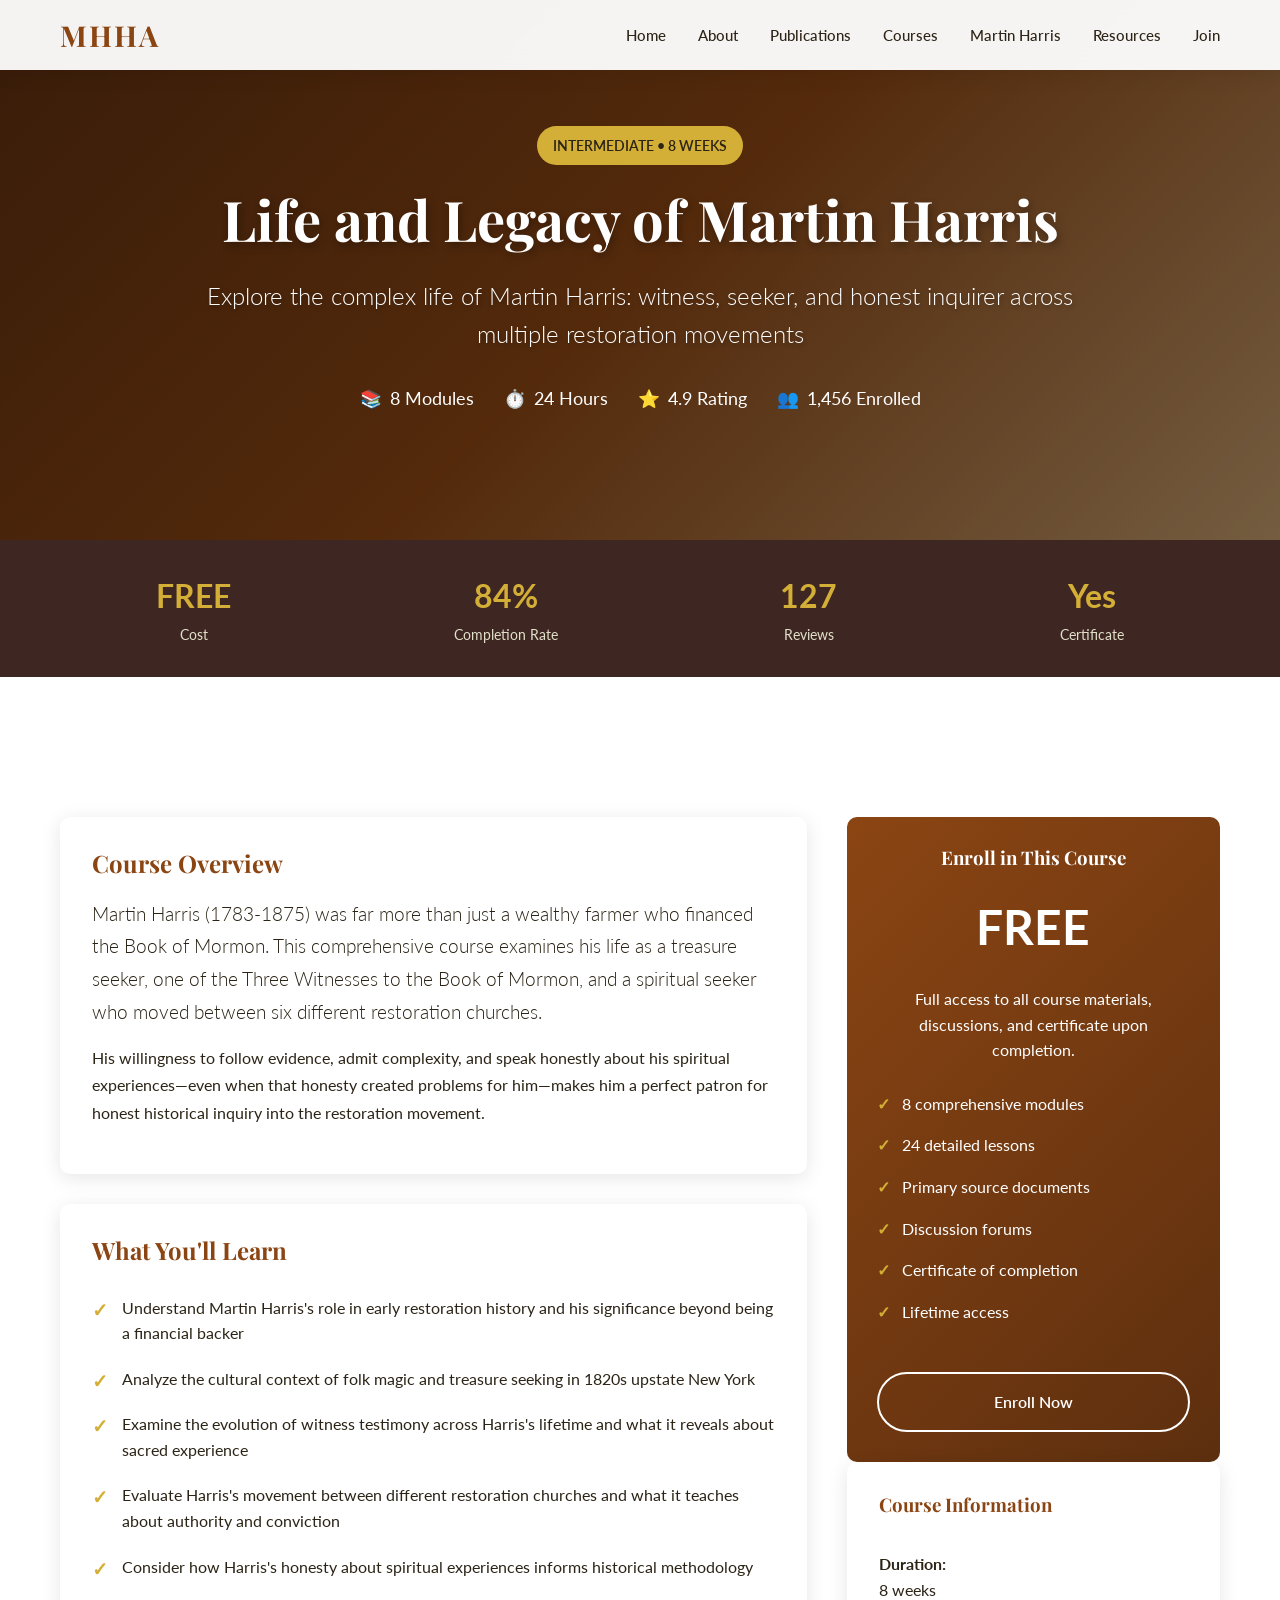
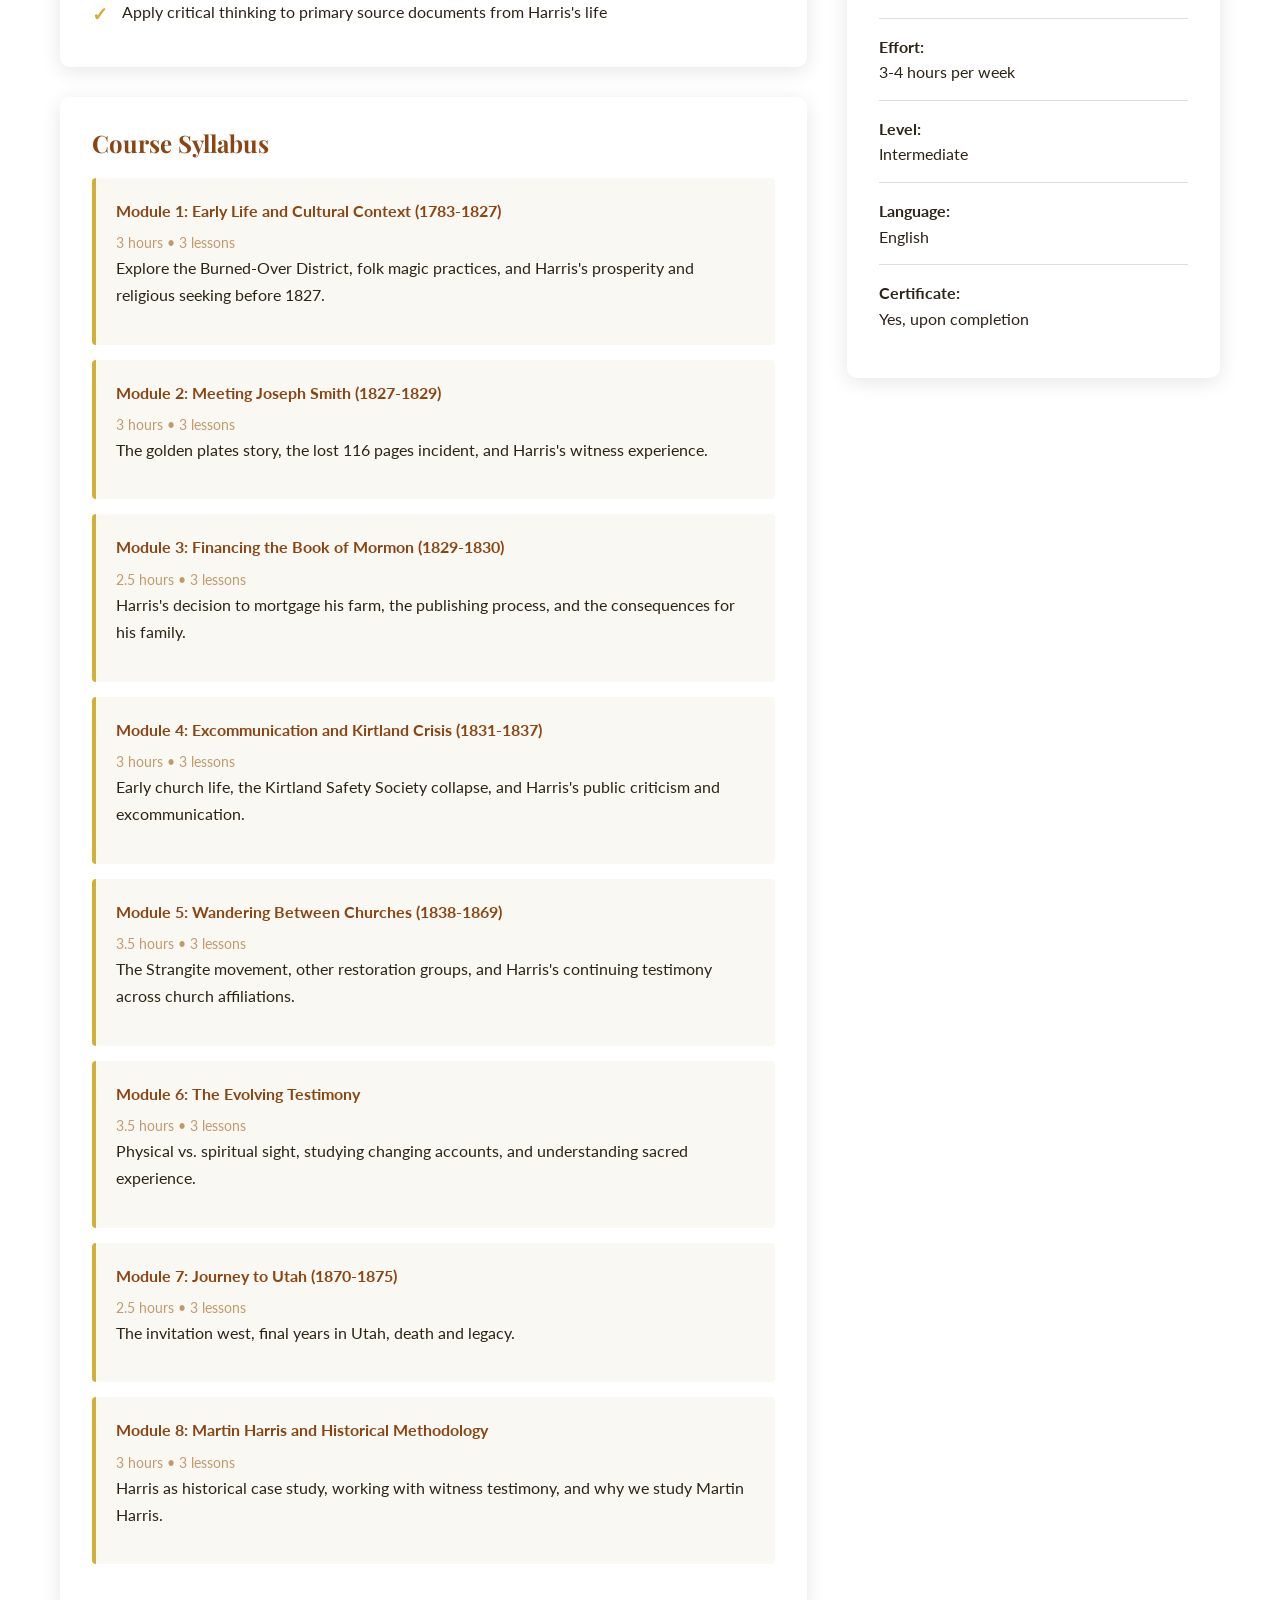
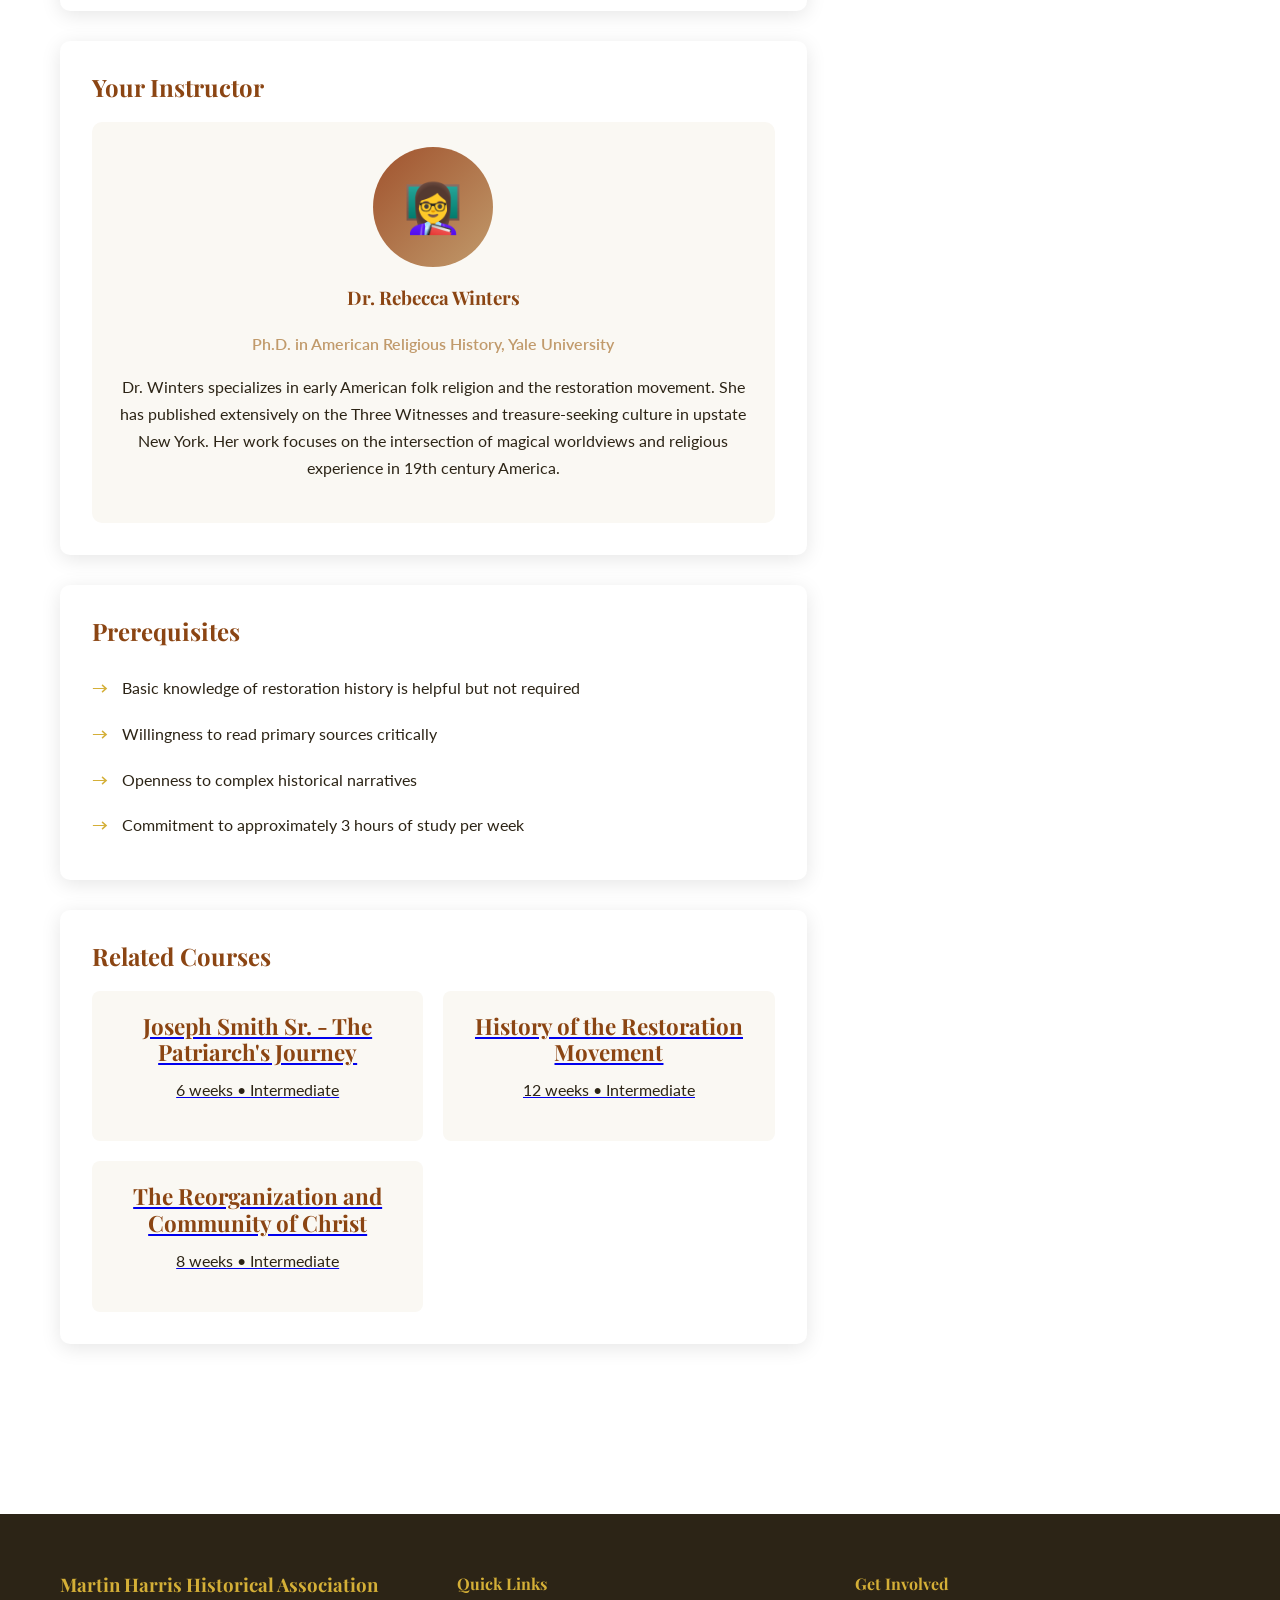
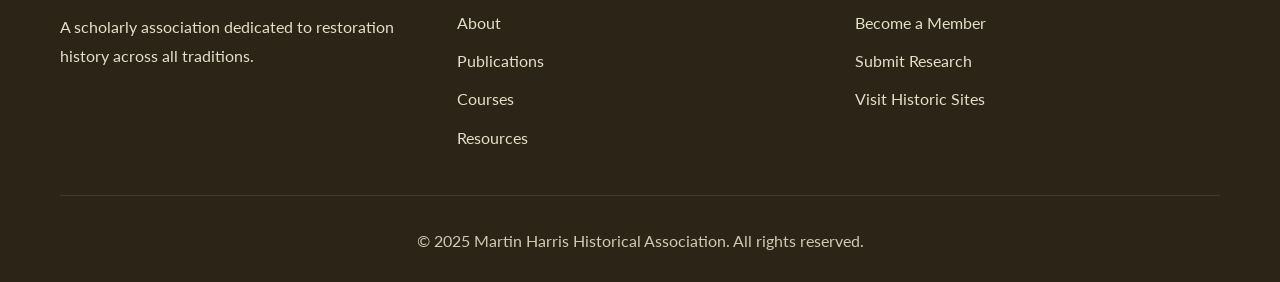
<file: course-martin-harris.html>
<!DOCTYPE html>
<html lang="en">
<head>
    <meta charset="UTF-8">
    <meta name="viewport" content="width=device-width, initial-scale=1.0">
    <meta name="description" content="Life and Legacy of Martin Harris - 8-week course exploring the complex life of Martin Harris: witness, seeker, and honest inquirer.">
    <title>Life and Legacy of Martin Harris | Martin Harris Historical Association</title>
    <link rel="stylesheet" href="styles.css">
    <link rel="preconnect" href="https://fonts.googleapis.com">
    <link rel="preconnect" href="https://fonts.gstatic.com" crossorigin>
    <link href="https://fonts.googleapis.com/css2?family=Playfair+Display:wght@400;700;900&family=Lato:wght@300;400;700&display=swap" rel="stylesheet">
    <style>
        .course-hero {
            height: 60vh;
            background: linear-gradient(135deg, var(--primary-dark) 0%, var(--primary-color) 50%, var(--accent-color) 100%);
            position: relative;
            display: flex;
            align-items: center;
            justify-content: center;
            text-align: center;
            color: var(--white);
            padding: 0 20px;
        }

        .course-hero-overlay {
            position: absolute;
            top: 0;
            left: 0;
            right: 0;
            bottom: 0;
            background: rgba(0, 0, 0, 0.4);
        }

        .course-hero-content {
            position: relative;
            z-index: 2;
            max-width: 900px;
        }

        .course-tag {
            display: inline-block;
            background-color: var(--secondary-color);
            color: var(--text-dark);
            padding: 8px 16px;
            border-radius: 20px;
            font-size: 0.9rem;
            font-weight: 600;
            margin-bottom: 20px;
        }

        .course-hero h1 {
            font-size: 3.5rem;
            margin-bottom: 1.5rem;
            text-shadow: 2px 4px 8px rgba(0, 0, 0, 0.3);
        }

        .course-hero-meta {
            display: flex;
            justify-content: center;
            gap: 30px;
            flex-wrap: wrap;
            margin-top: 30px;
            font-size: 1.1rem;
        }

        .meta-item {
            display: flex;
            align-items: center;
            gap: 8px;
        }

        .course-info-bar {
            background-color: var(--background-dark);
            color: var(--text-light);
            padding: 30px 0;
        }

        .info-bar-content {
            display: flex;
            justify-content: space-around;
            flex-wrap: wrap;
            gap: 30px;
        }

        .info-item {
            text-align: center;
        }

        .info-value {
            font-size: 2rem;
            font-weight: 700;
            color: var(--secondary-color);
            display: block;
        }

        .info-label {
            font-size: 0.9rem;
            color: var(--text-light);
            opacity: 0.9;
        }

        .course-content {
            display: grid;
            grid-template-columns: 2fr 1fr;
            gap: 40px;
            padding: 60px 0;
        }

        .course-main {
            /* Main content area */
        }

        .course-sidebar {
            position: sticky;
            top: 90px;
            height: fit-content;
        }

        .course-card {
            background-color: var(--white);
            border-radius: 10px;
            padding: 30px;
            box-shadow: 0 4px 20px var(--shadow);
            margin-bottom: 30px;
        }

        .course-card h2, .course-card h3 {
            color: var(--primary-color);
            margin-bottom: 20px;
        }

        .module-list {
            list-style: none;
            padding: 0;
        }

        .module-item {
            padding: 20px;
            margin-bottom: 15px;
            background-color: var(--background-light);
            border-left: 4px solid var(--secondary-color);
            border-radius: 4px;
            transition: all 0.3s ease;
        }

        .module-item:hover {
            transform: translateX(10px);
            box-shadow: 0 4px 15px var(--shadow);
        }

        .module-title {
            font-weight: 700;
            color: var(--primary-color);
            margin-bottom: 8px;
        }

        .module-duration {
            font-size: 0.9rem;
            color: var(--accent-color);
        }

        .objectives-list, .prerequisites-list {
            list-style: none;
            padding: 0;
        }

        .objectives-list li, .prerequisites-list li {
            padding: 10px 0 10px 30px;
            position: relative;
        }

        .objectives-list li::before {
            content: '✓';
            position: absolute;
            left: 0;
            color: var(--secondary-color);
            font-weight: 700;
            font-size: 1.2rem;
        }

        .prerequisites-list li::before {
            content: '→';
            position: absolute;
            left: 0;
            color: var(--secondary-color);
            font-weight: 700;
        }

        .instructor-card {
            background-color: var(--background-light);
            padding: 25px;
            border-radius: 10px;
            text-align: center;
        }

        .instructor-image {
            width: 120px;
            height: 120px;
            border-radius: 50%;
            background: linear-gradient(135deg, var(--primary-light), var(--accent-color));
            margin: 0 auto 20px;
            display: flex;
            align-items: center;
            justify-content: center;
            font-size: 3rem;
            color: white;
        }

        .enrollment-card {
            background: linear-gradient(135deg, var(--primary-color), var(--primary-dark));
            color: var(--white);
            padding: 30px;
            border-radius: 10px;
            text-align: center;
        }

        .enrollment-price {
            font-size: 3rem;
            font-weight: 700;
            margin: 20px 0;
        }

        .enrollment-features {
            list-style: none;
            padding: 20px 0;
            text-align: left;
        }

        .enrollment-features li {
            padding: 8px 0;
            padding-left: 25px;
            position: relative;
        }

        .enrollment-features li::before {
            content: '✓';
            position: absolute;
            left: 0;
            color: var(--secondary-color);
            font-weight: 700;
        }

        .related-courses-grid {
            display: grid;
            grid-template-columns: repeat(auto-fit, minmax(250px, 1fr));
            gap: 20px;
            margin-top: 20px;
        }

        .related-course-card {
            background-color: var(--background-light);
            padding: 20px;
            border-radius: 8px;
            text-align: center;
            transition: all 0.3s ease;
            border: 2px solid transparent;
        }

        .related-course-card:hover {
            transform: translateY(-5px);
            border-color: var(--secondary-color);
            box-shadow: 0 8px 20px var(--shadow);
        }

        .related-course-card h4 {
            color: var(--primary-color);
            margin-bottom: 10px;
        }

        @media screen and (max-width: 968px) {
            .course-content {
                grid-template-columns: 1fr;
            }

            .course-sidebar {
                position: static;
            }

            .course-hero h1 {
                font-size: 2.5rem;
            }
        }
    </style>
</head>
<body>
    <!-- Navigation -->
    <nav class="navbar" id="navbar">
        <div class="nav-container">
            <div class="nav-logo">
                <a href="index.html" style="text-decoration: none; color: inherit;"><h2>MHHA</h2></a>
            </div>
            <ul class="nav-menu" id="nav-menu">
                <li><a href="index.html#home" class="nav-link">Home</a></li>
                <li><a href="index.html#about" class="nav-link">About</a></li>
                <li><a href="index.html#publications" class="nav-link">Publications</a></li>
                <li><a href="index.html#courses" class="nav-link">Courses</a></li>
                <li><a href="index.html#harris" class="nav-link">Martin Harris</a></li>
                <li><a href="index.html#resources" class="nav-link">Resources</a></li>
                <li><a href="index.html#join" class="nav-link">Join</a></li>
            </ul>
            <div class="hamburger" id="hamburger">
                <span></span>
                <span></span>
                <span></span>
            </div>
        </div>
    </nav>

    <!-- Course Hero Section -->
    <section class="course-hero">
        <div class="course-hero-overlay"></div>
        <div class="course-hero-content">
            <span class="course-tag">INTERMEDIATE • 8 WEEKS</span>
            <h1>Life and Legacy of Martin Harris</h1>
            <p class="hero-subtitle">Explore the complex life of Martin Harris: witness, seeker, and honest inquirer across multiple restoration movements</p>
            <div class="course-hero-meta">
                <div class="meta-item">
                    <span>📚</span>
                    <span>8 Modules</span>
                </div>
                <div class="meta-item">
                    <span>⏱️</span>
                    <span>24 Hours</span>
                </div>
                <div class="meta-item">
                    <span>⭐</span>
                    <span>4.9 Rating</span>
                </div>
                <div class="meta-item">
                    <span>👥</span>
                    <span>1,456 Enrolled</span>
                </div>
            </div>
        </div>
    </section>

    <!-- Course Info Bar -->
    <section class="course-info-bar">
        <div class="container">
            <div class="info-bar-content">
                <div class="info-item">
                    <span class="info-value">FREE</span>
                    <span class="info-label">Cost</span>
                </div>
                <div class="info-item">
                    <span class="info-value">84%</span>
                    <span class="info-label">Completion Rate</span>
                </div>
                <div class="info-item">
                    <span class="info-value">127</span>
                    <span class="info-label">Reviews</span>
                </div>
                <div class="info-item">
                    <span class="info-value">Yes</span>
                    <span class="info-label">Certificate</span>
                </div>
            </div>
        </div>
    </section>

    <!-- Course Content -->
    <section>
        <div class="container">
            <div class="course-content">
                <!-- Main Content -->
                <div class="course-main">
                    <!-- Overview -->
                    <div class="course-card">
                        <h2>Course Overview</h2>
                        <p class="lead">Martin Harris (1783-1875) was far more than just a wealthy farmer who financed the Book of Mormon. This comprehensive course examines his life as a treasure seeker, one of the Three Witnesses to the Book of Mormon, and a spiritual seeker who moved between six different restoration churches.</p>
                        <p>His willingness to follow evidence, admit complexity, and speak honestly about his spiritual experiences—even when that honesty created problems for him—makes him a perfect patron for honest historical inquiry into the restoration movement.</p>
                    </div>

                    <!-- Learning Objectives -->
                    <div class="course-card">
                        <h2>What You'll Learn</h2>
                        <ul class="objectives-list">
                            <li>Understand Martin Harris's role in early restoration history and his significance beyond being a financial backer</li>
                            <li>Analyze the cultural context of folk magic and treasure seeking in 1820s upstate New York</li>
                            <li>Examine the evolution of witness testimony across Harris's lifetime and what it reveals about sacred experience</li>
                            <li>Evaluate Harris's movement between different restoration churches and what it teaches about authority and conviction</li>
                            <li>Consider how Harris's honesty about spiritual experiences informs historical methodology</li>
                            <li>Apply critical thinking to primary source documents from Harris's life</li>
                        </ul>
                    </div>

                    <!-- Course Syllabus -->
                    <div class="course-card">
                        <h2>Course Syllabus</h2>
                        <ul class="module-list">
                            <li class="module-item">
                                <div class="module-title">Module 1: Early Life and Cultural Context (1783-1827)</div>
                                <div class="module-duration">3 hours • 3 lessons</div>
                                <p>Explore the Burned-Over District, folk magic practices, and Harris's prosperity and religious seeking before 1827.</p>
                            </li>
                            <li class="module-item">
                                <div class="module-title">Module 2: Meeting Joseph Smith (1827-1829)</div>
                                <div class="module-duration">3 hours • 3 lessons</div>
                                <p>The golden plates story, the lost 116 pages incident, and Harris's witness experience.</p>
                            </li>
                            <li class="module-item">
                                <div class="module-title">Module 3: Financing the Book of Mormon (1829-1830)</div>
                                <div class="module-duration">2.5 hours • 3 lessons</div>
                                <p>Harris's decision to mortgage his farm, the publishing process, and the consequences for his family.</p>
                            </li>
                            <li class="module-item">
                                <div class="module-title">Module 4: Excommunication and Kirtland Crisis (1831-1837)</div>
                                <div class="module-duration">3 hours • 3 lessons</div>
                                <p>Early church life, the Kirtland Safety Society collapse, and Harris's public criticism and excommunication.</p>
                            </li>
                            <li class="module-item">
                                <div class="module-title">Module 5: Wandering Between Churches (1838-1869)</div>
                                <div class="module-duration">3.5 hours • 3 lessons</div>
                                <p>The Strangite movement, other restoration groups, and Harris's continuing testimony across church affiliations.</p>
                            </li>
                            <li class="module-item">
                                <div class="module-title">Module 6: The Evolving Testimony</div>
                                <div class="module-duration">3.5 hours • 3 lessons</div>
                                <p>Physical vs. spiritual sight, studying changing accounts, and understanding sacred experience.</p>
                            </li>
                            <li class="module-item">
                                <div class="module-title">Module 7: Journey to Utah (1870-1875)</div>
                                <div class="module-duration">2.5 hours • 3 lessons</div>
                                <p>The invitation west, final years in Utah, death and legacy.</p>
                            </li>
                            <li class="module-item">
                                <div class="module-title">Module 8: Martin Harris and Historical Methodology</div>
                                <div class="module-duration">3 hours • 3 lessons</div>
                                <p>Harris as historical case study, working with witness testimony, and why we study Martin Harris.</p>
                            </li>
                        </ul>
                    </div>

                    <!-- Instructor -->
                    <div class="course-card">
                        <h2>Your Instructor</h2>
                        <div class="instructor-card">
                            <div class="instructor-image">👩‍🏫</div>
                            <h3>Dr. Rebecca Winters</h3>
                            <p style="color: var(--accent-color); font-weight: 600;">Ph.D. in American Religious History, Yale University</p>
                            <p>Dr. Winters specializes in early American folk religion and the restoration movement. She has published extensively on the Three Witnesses and treasure-seeking culture in upstate New York. Her work focuses on the intersection of magical worldviews and religious experience in 19th century America.</p>
                        </div>
                    </div>

                    <!-- Prerequisites -->
                    <div class="course-card">
                        <h2>Prerequisites</h2>
                        <ul class="prerequisites-list">
                            <li>Basic knowledge of restoration history is helpful but not required</li>
                            <li>Willingness to read primary sources critically</li>
                            <li>Openness to complex historical narratives</li>
                            <li>Commitment to approximately 3 hours of study per week</li>
                        </ul>
                    </div>

                    <!-- Related Courses -->
                    <div class="course-card">
                        <h2>Related Courses</h2>
                        <div class="related-courses-grid">
                            <a href="course-joseph-smith-sr.html" class="related-course-card">
                                <h4>Joseph Smith Sr. - The Patriarch's Journey</h4>
                                <p>6 weeks • Intermediate</p>
                            </a>
                            <a href="course-restoration-history.html" class="related-course-card">
                                <h4>History of the Restoration Movement</h4>
                                <p>12 weeks • Intermediate</p>
                            </a>
                            <a href="course-reorganization-cofchrist.html" class="related-course-card">
                                <h4>The Reorganization and Community of Christ</h4>
                                <p>8 weeks • Intermediate</p>
                            </a>
                        </div>
                    </div>
                </div>

                <!-- Sidebar -->
                <div class="course-sidebar">
                    <!-- Enrollment Card -->
                    <div class="enrollment-card">
                        <h3>Enroll in This Course</h3>
                        <div class="enrollment-price">FREE</div>
                        <p>Full access to all course materials, discussions, and certificate upon completion.</p>
                        <ul class="enrollment-features">
                            <li>8 comprehensive modules</li>
                            <li>24 detailed lessons</li>
                            <li>Primary source documents</li>
                            <li>Discussion forums</li>
                            <li>Certificate of completion</li>
                            <li>Lifetime access</li>
                        </ul>
                        <a href="#join" class="btn btn-secondary" style="width: 100%; margin-top: 20px;">Enroll Now</a>
                    </div>

                    <!-- Course Info Card -->
                    <div class="course-card">
                        <h3>Course Information</h3>
                        <div style="padding: 15px 0; border-bottom: 1px solid #ddd;">
                            <strong>Duration:</strong><br>8 weeks
                        </div>
                        <div style="padding: 15px 0; border-bottom: 1px solid #ddd;">
                            <strong>Effort:</strong><br>3-4 hours per week
                        </div>
                        <div style="padding: 15px 0; border-bottom: 1px solid #ddd;">
                            <strong>Level:</strong><br>Intermediate
                        </div>
                        <div style="padding: 15px 0; border-bottom: 1px solid #ddd;">
                            <strong>Language:</strong><br>English
                        </div>
                        <div style="padding: 15px 0;">
                            <strong>Certificate:</strong><br>Yes, upon completion
                        </div>
                    </div>
                </div>
            </div>
        </div>
    </section>

    <!-- Footer -->
    <footer class="footer">
        <div class="container">
            <div class="footer-grid">
                <div class="footer-section">
                    <h3>Martin Harris Historical Association</h3>
                    <p>A scholarly association dedicated to restoration history across all traditions.</p>
                </div>
                <div class="footer-section">
                    <h4>Quick Links</h4>
                    <ul>
                        <li><a href="index.html#about">About</a></li>
                        <li><a href="index.html#publications">Publications</a></li>
                        <li><a href="index.html#courses">Courses</a></li>
                        <li><a href="index.html#resources">Resources</a></li>
                    </ul>
                </div>
                <div class="footer-section">
                    <h4>Get Involved</h4>
                    <ul>
                        <li><a href="index.html#join">Become a Member</a></li>
                        <li><a href="index.html#join">Submit Research</a></li>
                        <li><a href="index.html#visit">Visit Historic Sites</a></li>
                    </ul>
                </div>
            </div>
            <div class="footer-bottom">
                <p>&copy; 2025 Martin Harris Historical Association. All rights reserved.</p>
            </div>
        </div>
    </footer>

    <script src="script.js"></script>
    <script src="course-engine.js"></script>
    <script src="courses-data.js"></script>
</body>
</html>
</file>
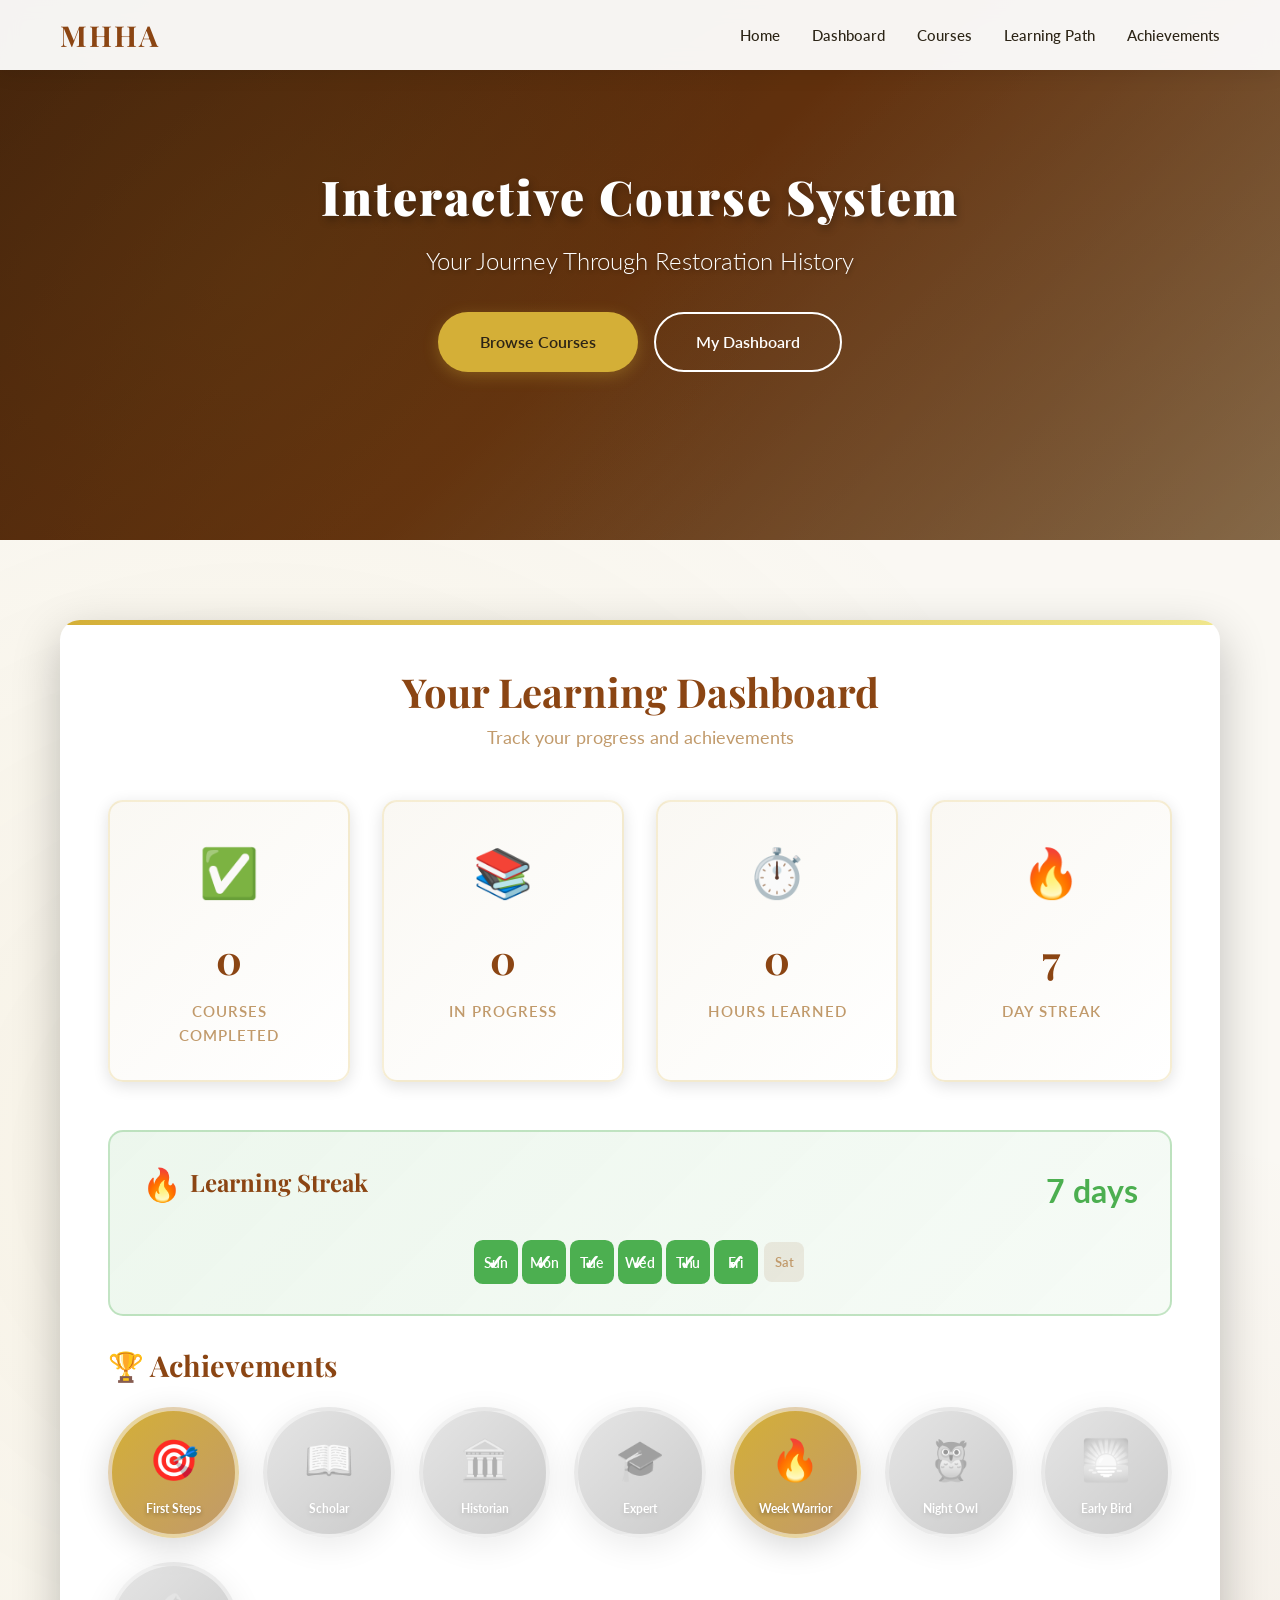
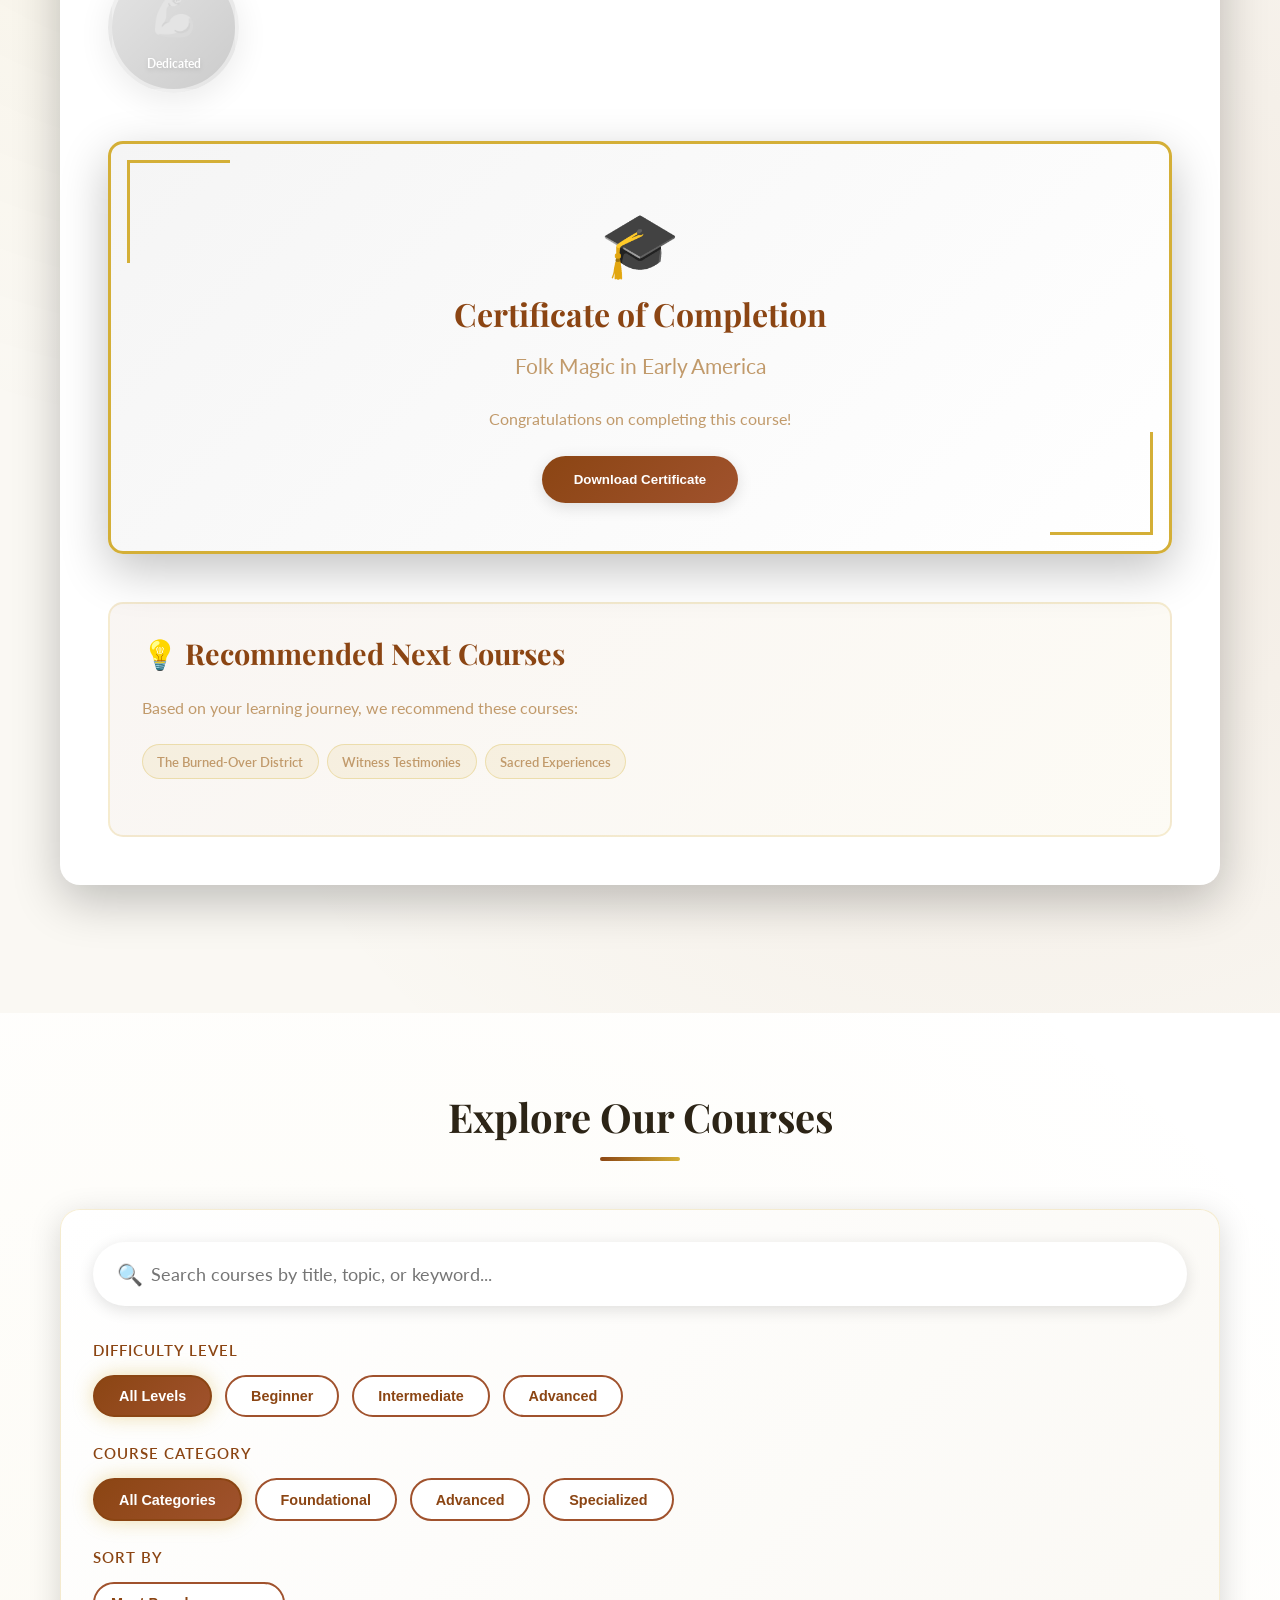
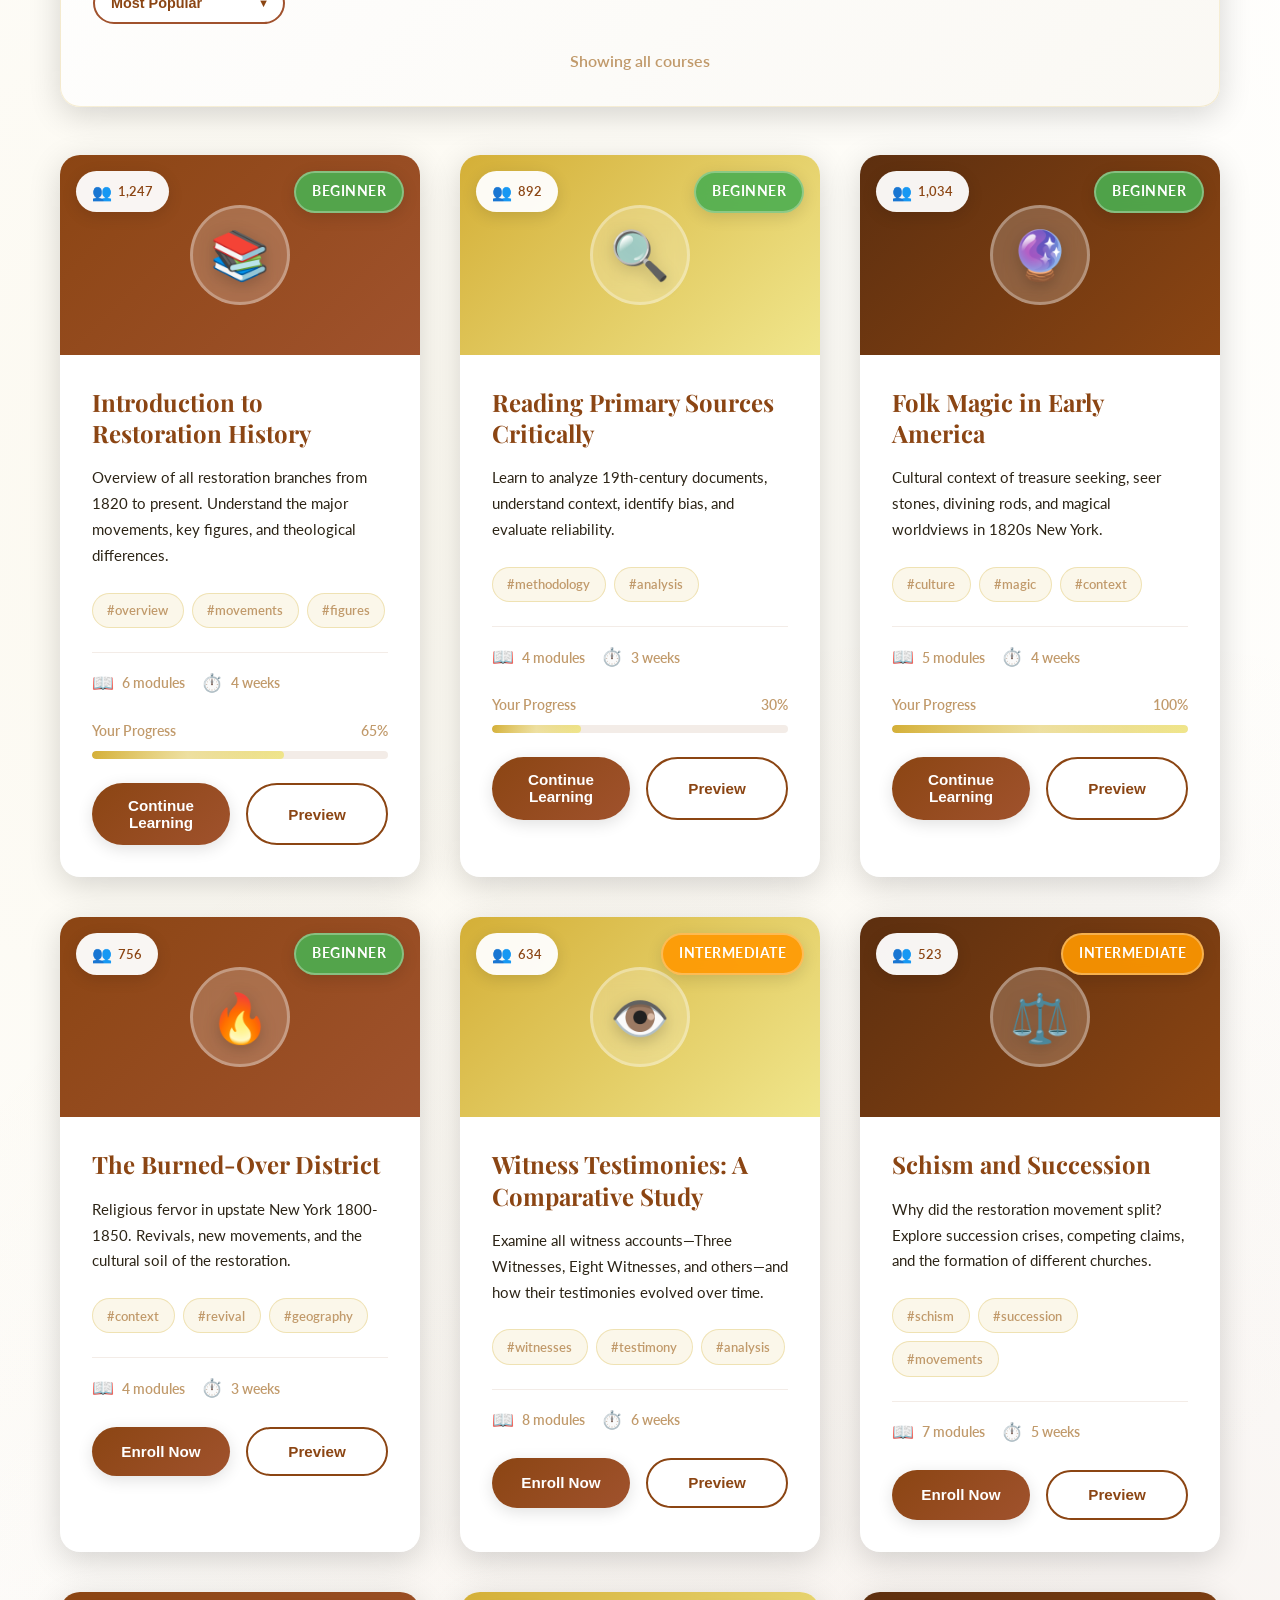
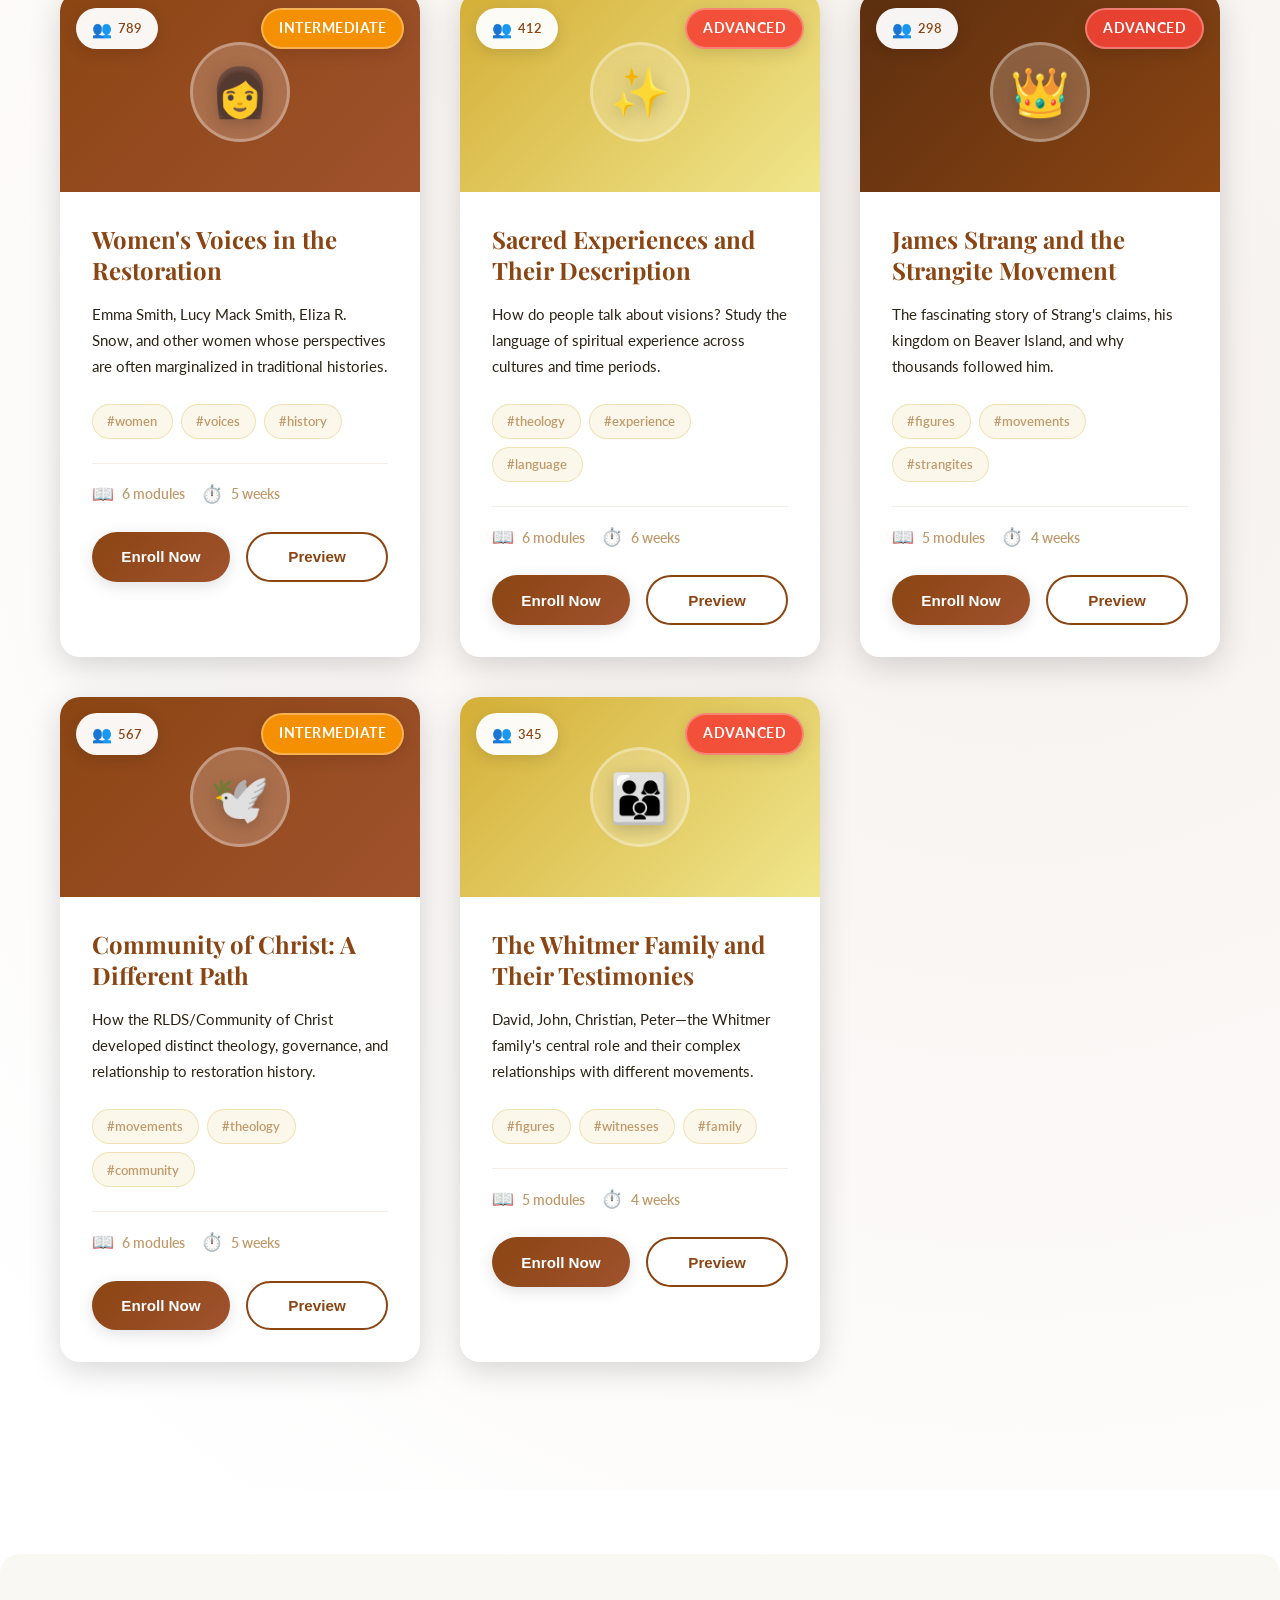
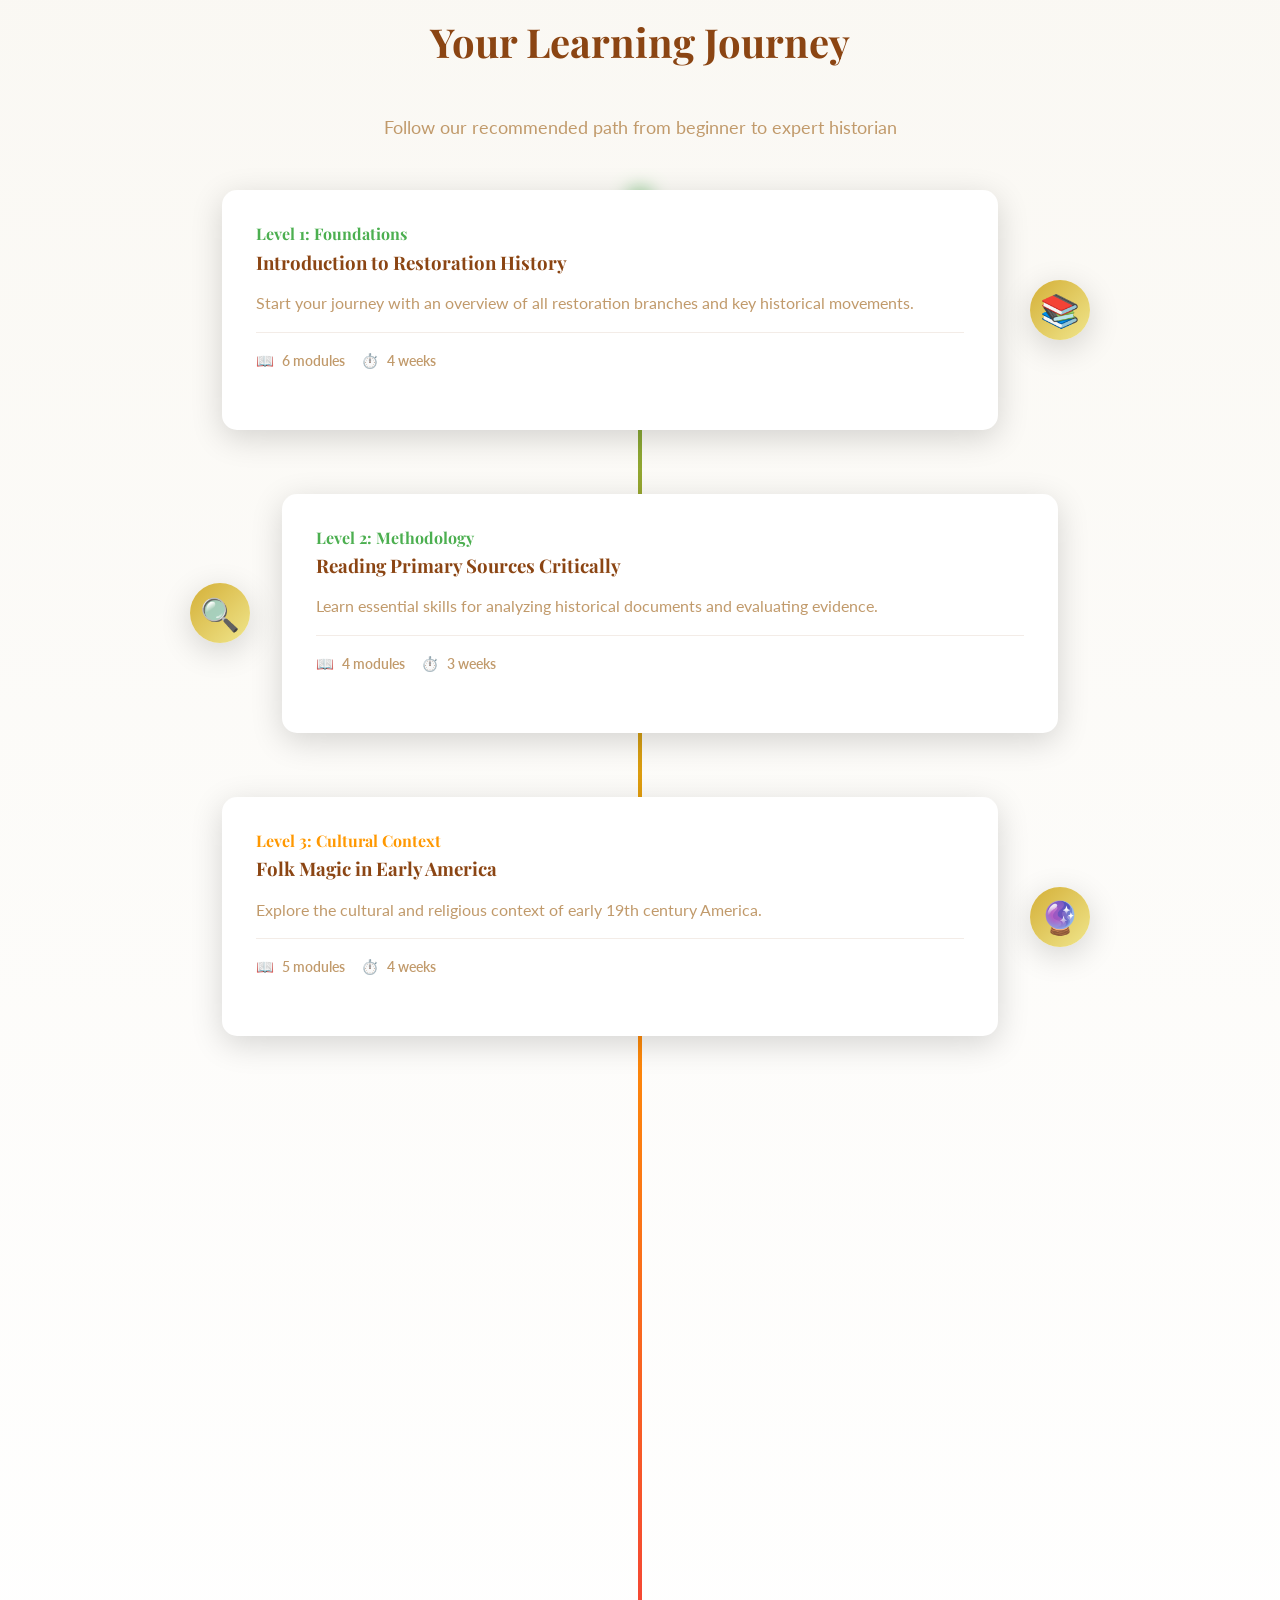
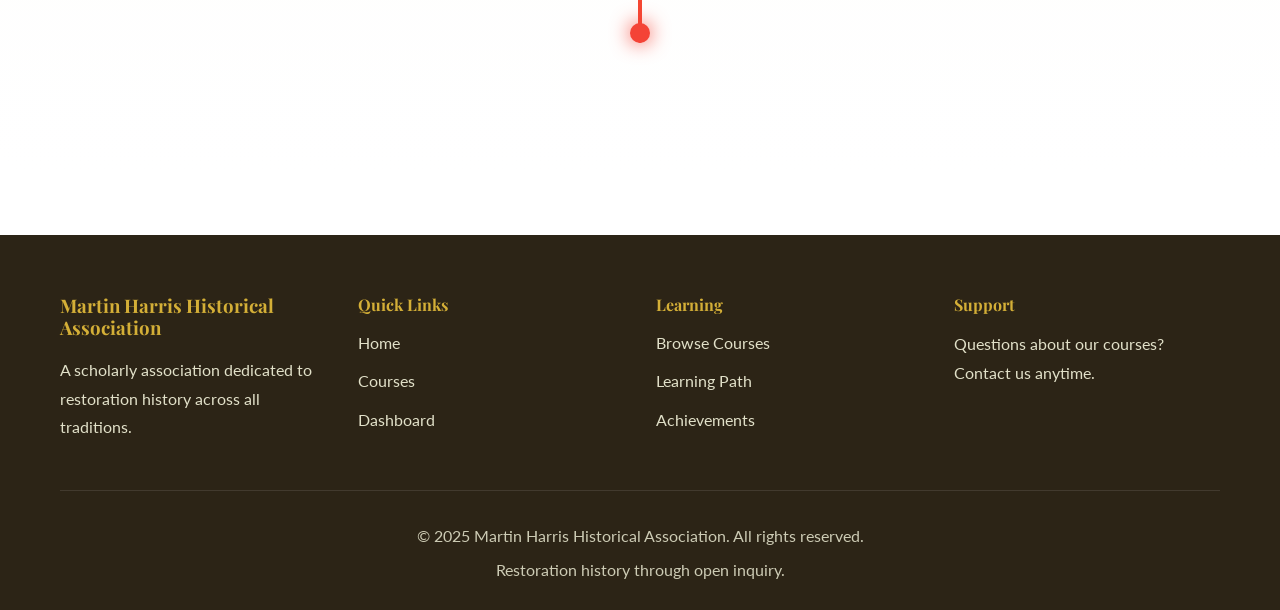
<file: courses-demo.html>
<!DOCTYPE html>
<html lang="en">
<head>
    <meta charset="UTF-8">
    <meta name="viewport" content="width=device-width, initial-scale=1.0">
    <title>Enhanced Courses - Martin Harris Historical Association</title>
    <link rel="stylesheet" href="styles.css">
    <link rel="stylesheet" href="courses-enhanced.css">
    <link rel="preconnect" href="https://fonts.googleapis.com">
    <link rel="preconnect" href="https://fonts.gstatic.com" crossorigin>
    <link href="https://fonts.googleapis.com/css2?family=Playfair+Display:wght@400;700;900&family=Lato:wght@300;400;700&display=swap" rel="stylesheet">
</head>
<body>
    <!-- Navigation -->
    <nav class="navbar" id="navbar">
        <div class="nav-container">
            <div class="nav-logo">
                <h2>MHHA</h2>
            </div>
            <ul class="nav-menu" id="nav-menu">
                <li><a href="index.html" class="nav-link">Home</a></li>
                <li><a href="#dashboard" class="nav-link">Dashboard</a></li>
                <li><a href="#courses" class="nav-link">Courses</a></li>
                <li><a href="#pathway" class="nav-link">Learning Path</a></li>
                <li><a href="#achievements" class="nav-link">Achievements</a></li>
            </ul>
            <div class="hamburger" id="hamburger">
                <span></span>
                <span></span>
                <span></span>
            </div>
        </div>
    </nav>

    <!-- Hero Section -->
    <section class="hero" style="height: 60vh; min-height: 400px;">
        <div class="hero-overlay"></div>
        <div class="hero-content">
            <h1 class="hero-title fade-in" style="font-size: 3rem;">Interactive Course System</h1>
            <p class="hero-subtitle fade-in-delay">Your Journey Through Restoration History</p>
            <div class="hero-buttons fade-in-delay-2">
                <a href="#courses" class="btn btn-primary">Browse Courses</a>
                <a href="#dashboard" class="btn btn-secondary">My Dashboard</a>
            </div>
        </div>
    </section>

    <!-- Course Progress Dashboard -->
    <section id="dashboard" class="courses-enhanced" style="padding: 80px 0; background: var(--background-light);">
        <div class="container">
            <div class="course-dashboard">
                <div class="dashboard-header">
                    <h2 class="dashboard-title">Your Learning Dashboard</h2>
                    <p class="dashboard-subtitle">Track your progress and achievements</p>
                </div>

                <!-- Dashboard Stats -->
                <div class="dashboard-stats">
                    <div class="stat-card">
                        <span class="stat-icon">✅</span>
                        <div class="stat-value" data-stat="completed">0</div>
                        <div class="stat-label">Courses Completed</div>
                    </div>
                    <div class="stat-card">
                        <span class="stat-icon">📚</span>
                        <div class="stat-value" data-stat="inprogress">0</div>
                        <div class="stat-label">In Progress</div>
                    </div>
                    <div class="stat-card">
                        <span class="stat-icon">⏱️</span>
                        <div class="stat-value" data-stat="hours">0</div>
                        <div class="stat-label">Hours Learned</div>
                    </div>
                    <div class="stat-card">
                        <span class="stat-icon">🔥</span>
                        <div class="stat-value" data-stat="streak">7</div>
                        <div class="stat-label">Day Streak</div>
                    </div>
                </div>

                <!-- Learning Streak Tracker -->
                <div class="streak-tracker">
                    <div class="streak-header">
                        <h3 class="streak-title">
                            <span class="streak-fire">🔥</span>
                            Learning Streak
                        </h3>
                        <div class="streak-count">7 days</div>
                    </div>
                    <div class="streak-days">
                        <!-- Populated by JavaScript -->
                    </div>
                </div>

                <!-- Achievement Badges -->
                <div id="achievements" class="achievements-section">
                    <h3 class="section-title-small">🏆 Achievements</h3>
                    <div class="achievements-grid">
                        <!-- Populated by JavaScript -->
                    </div>
                </div>

                <!-- Certificate Preview (Example) -->
                <div class="certificate-preview" style="margin-top: 3rem;">
                    <span class="certificate-icon">🎓</span>
                    <h3 class="certificate-title">Certificate of Completion</h3>
                    <p class="certificate-course">Folk Magic in Early America</p>
                    <p style="color: var(--accent-color); margin-bottom: 1.5rem;">
                        Congratulations on completing this course!
                    </p>
                    <button class="certificate-download" onclick="generateCertificate('Folk Magic in Early America')">
                        Download Certificate
                    </button>
                </div>

                <!-- Recommended Courses -->
                <div class="recommended-section" style="margin-top: 3rem;">
                    <h3 class="recommended-title">💡 Recommended Next Courses</h3>
                    <p style="color: var(--accent-color); margin-bottom: 1.5rem;">
                        Based on your learning journey, we recommend these courses:
                    </p>
                    <div class="course-topics">
                        <span class="topic-tag">The Burned-Over District</span>
                        <span class="topic-tag">Witness Testimonies</span>
                        <span class="topic-tag">Sacred Experiences</span>
                    </div>
                </div>
            </div>
        </div>
    </section>

    <!-- Course Filtering and Catalog -->
    <section id="courses" class="courses-enhanced" style="padding: 80px 0; background: white;">
        <div class="container">
            <div class="section-header">
                <h2 class="section-title">Explore Our Courses</h2>
                <div class="title-underline"></div>
            </div>

            <!-- Course Filters -->
            <div class="course-filters-container">
                <!-- Search -->
                <div class="course-search-wrapper">
                    <span class="search-icon">🔍</span>
                    <input type="text" class="course-search" placeholder="Search courses by title, topic, or keyword...">
                    <button class="clear-search" title="Clear search">×</button>
                </div>

                <!-- Filter by Difficulty -->
                <div class="filter-group">
                    <label class="filter-label">Difficulty Level</label>
                    <div class="filter-buttons">
                        <button class="filter-btn active" data-filter-type="difficulty" data-filter="all">All Levels</button>
                        <button class="filter-btn" data-filter-type="difficulty" data-filter="beginner">Beginner</button>
                        <button class="filter-btn" data-filter-type="difficulty" data-filter="intermediate">Intermediate</button>
                        <button class="filter-btn" data-filter-type="difficulty" data-filter="advanced">Advanced</button>
                    </div>
                </div>

                <!-- Filter by Category -->
                <div class="filter-group">
                    <label class="filter-label">Course Category</label>
                    <div class="filter-buttons">
                        <button class="filter-btn active" data-filter-type="category" data-filter="all">All Categories</button>
                        <button class="filter-btn" data-filter-type="category" data-filter="foundational">Foundational</button>
                        <button class="filter-btn" data-filter-type="category" data-filter="advanced">Advanced</button>
                        <button class="filter-btn" data-filter-type="category" data-filter="specialized">Specialized</button>
                    </div>
                </div>

                <!-- Sort Options -->
                <div class="filter-group">
                    <label class="filter-label">Sort By</label>
                    <div class="sort-dropdown">
                        <select class="sort-select">
                            <option value="popular">Most Popular</option>
                            <option value="newest">Newest First</option>
                            <option value="title">Title (A-Z)</option>
                            <option value="duration-short">Duration (Shortest)</option>
                            <option value="duration-long">Duration (Longest)</option>
                        </select>
                    </div>
                </div>

                <!-- Results Count -->
                <div class="results-count" style="text-align: center; margin-top: 1rem; color: var(--accent-color); font-weight: 600;">
                    Showing all courses
                </div>
            </div>

            <!-- Courses Grid -->
            <div class="courses-grid-enhanced">
                <!-- Courses populated by JavaScript -->
            </div>
        </div>
    </section>

    <!-- Course Pathway / Journey Map -->
    <section id="pathway" class="course-pathway">
        <div class="container">
            <h2 class="pathway-title">Your Learning Journey</h2>
            <p style="text-align: center; color: var(--accent-color); margin-bottom: 3rem; font-size: 1.1rem;">
                Follow our recommended path from beginner to expert historian
            </p>

            <div class="pathway-map">
                <div class="pathway-line"></div>

                <div class="pathway-node" style="animation-delay: 0.1s;">
                    <div class="pathway-node-marker">📚</div>
                    <div class="pathway-node-content">
                        <h4 style="color: var(--beginner-color); margin-bottom: 0.5rem;">Level 1: Foundations</h4>
                        <h3 style="color: var(--primary-color); margin-bottom: 1rem;">Introduction to Restoration History</h3>
                        <p style="color: var(--accent-color);">Start your journey with an overview of all restoration branches and key historical movements.</p>
                        <div class="course-meta" style="margin-top: 1rem;">
                            <div class="meta-item"><span>📖</span> 6 modules</div>
                            <div class="meta-item"><span>⏱️</span> 4 weeks</div>
                        </div>
                    </div>
                </div>

                <div class="pathway-node" style="animation-delay: 0.2s;">
                    <div class="pathway-node-marker">🔍</div>
                    <div class="pathway-node-content">
                        <h4 style="color: var(--beginner-color); margin-bottom: 0.5rem;">Level 2: Methodology</h4>
                        <h3 style="color: var(--primary-color); margin-bottom: 1rem;">Reading Primary Sources Critically</h3>
                        <p style="color: var(--accent-color);">Learn essential skills for analyzing historical documents and evaluating evidence.</p>
                        <div class="course-meta" style="margin-top: 1rem;">
                            <div class="meta-item"><span>📖</span> 4 modules</div>
                            <div class="meta-item"><span>⏱️</span> 3 weeks</div>
                        </div>
                    </div>
                </div>

                <div class="pathway-node" style="animation-delay: 0.3s;">
                    <div class="pathway-node-marker">🔮</div>
                    <div class="pathway-node-content">
                        <h4 style="color: var(--intermediate-color); margin-bottom: 0.5rem;">Level 3: Cultural Context</h4>
                        <h3 style="color: var(--primary-color); margin-bottom: 1rem;">Folk Magic in Early America</h3>
                        <p style="color: var(--accent-color);">Explore the cultural and religious context of early 19th century America.</p>
                        <div class="course-meta" style="margin-top: 1rem;">
                            <div class="meta-item"><span>📖</span> 5 modules</div>
                            <div class="meta-item"><span>⏱️</span> 4 weeks</div>
                        </div>
                    </div>
                </div>

                <div class="pathway-node" style="animation-delay: 0.4s;">
                    <div class="pathway-node-marker">👁️</div>
                    <div class="pathway-node-content">
                        <h4 style="color: var(--intermediate-color); margin-bottom: 0.5rem;">Level 4: Deep Dive</h4>
                        <h3 style="color: var(--primary-color); margin-bottom: 1rem;">Witness Testimonies</h3>
                        <p style="color: var(--accent-color);">Examine the Three Witnesses and how testimonies evolved over time.</p>
                        <div class="course-meta" style="margin-top: 1rem;">
                            <div class="meta-item"><span>📖</span> 8 modules</div>
                            <div class="meta-item"><span>⏱️</span> 6 weeks</div>
                        </div>
                    </div>
                </div>

                <div class="pathway-node" style="animation-delay: 0.5s;">
                    <div class="pathway-node-marker">✨</div>
                    <div class="pathway-node-content">
                        <h4 style="color: var(--advanced-color); margin-bottom: 0.5rem;">Level 5: Advanced Study</h4>
                        <h3 style="color: var(--primary-color); margin-bottom: 1rem;">Sacred Experiences</h3>
                        <p style="color: var(--accent-color);">Advanced analysis of spiritual language and visionary experiences across cultures.</p>
                        <div class="course-meta" style="margin-top: 1rem;">
                            <div class="meta-item"><span>📖</span> 6 modules</div>
                            <div class="meta-item"><span>⏱️</span> 6 weeks</div>
                        </div>
                    </div>
                </div>
            </div>
        </div>
    </section>

    <!-- Course Modal -->
    <div class="course-modal" id="courseModal">
        <div class="modal-content">
            <div class="modal-header">
                <button class="modal-close">×</button>
            </div>
            <div class="modal-body">
                <!-- Content populated by JavaScript -->
            </div>
        </div>
    </div>

    <!-- Loading Overlay -->
    <div class="loading-overlay">
        <div class="loading-spinner"></div>
    </div>

    <!-- Footer -->
    <footer class="footer">
        <div class="container">
            <div class="footer-grid">
                <div class="footer-section">
                    <h3>Martin Harris Historical Association</h3>
                    <p>A scholarly association dedicated to restoration history across all traditions.</p>
                </div>
                <div class="footer-section">
                    <h4>Quick Links</h4>
                    <ul>
                        <li><a href="index.html">Home</a></li>
                        <li><a href="#courses">Courses</a></li>
                        <li><a href="#dashboard">Dashboard</a></li>
                    </ul>
                </div>
                <div class="footer-section">
                    <h4>Learning</h4>
                    <ul>
                        <li><a href="#courses">Browse Courses</a></li>
                        <li><a href="#pathway">Learning Path</a></li>
                        <li><a href="#achievements">Achievements</a></li>
                    </ul>
                </div>
                <div class="footer-section">
                    <h4>Support</h4>
                    <p>Questions about our courses? Contact us anytime.</p>
                </div>
            </div>
            <div class="footer-bottom">
                <p>&copy; 2025 Martin Harris Historical Association. All rights reserved.</p>
                <p>Restoration history through open inquiry.</p>
            </div>
        </div>
    </footer>

    <script src="script.js"></script>
    <script src="courses-enhanced.js"></script>
</body>
</html>
</file>
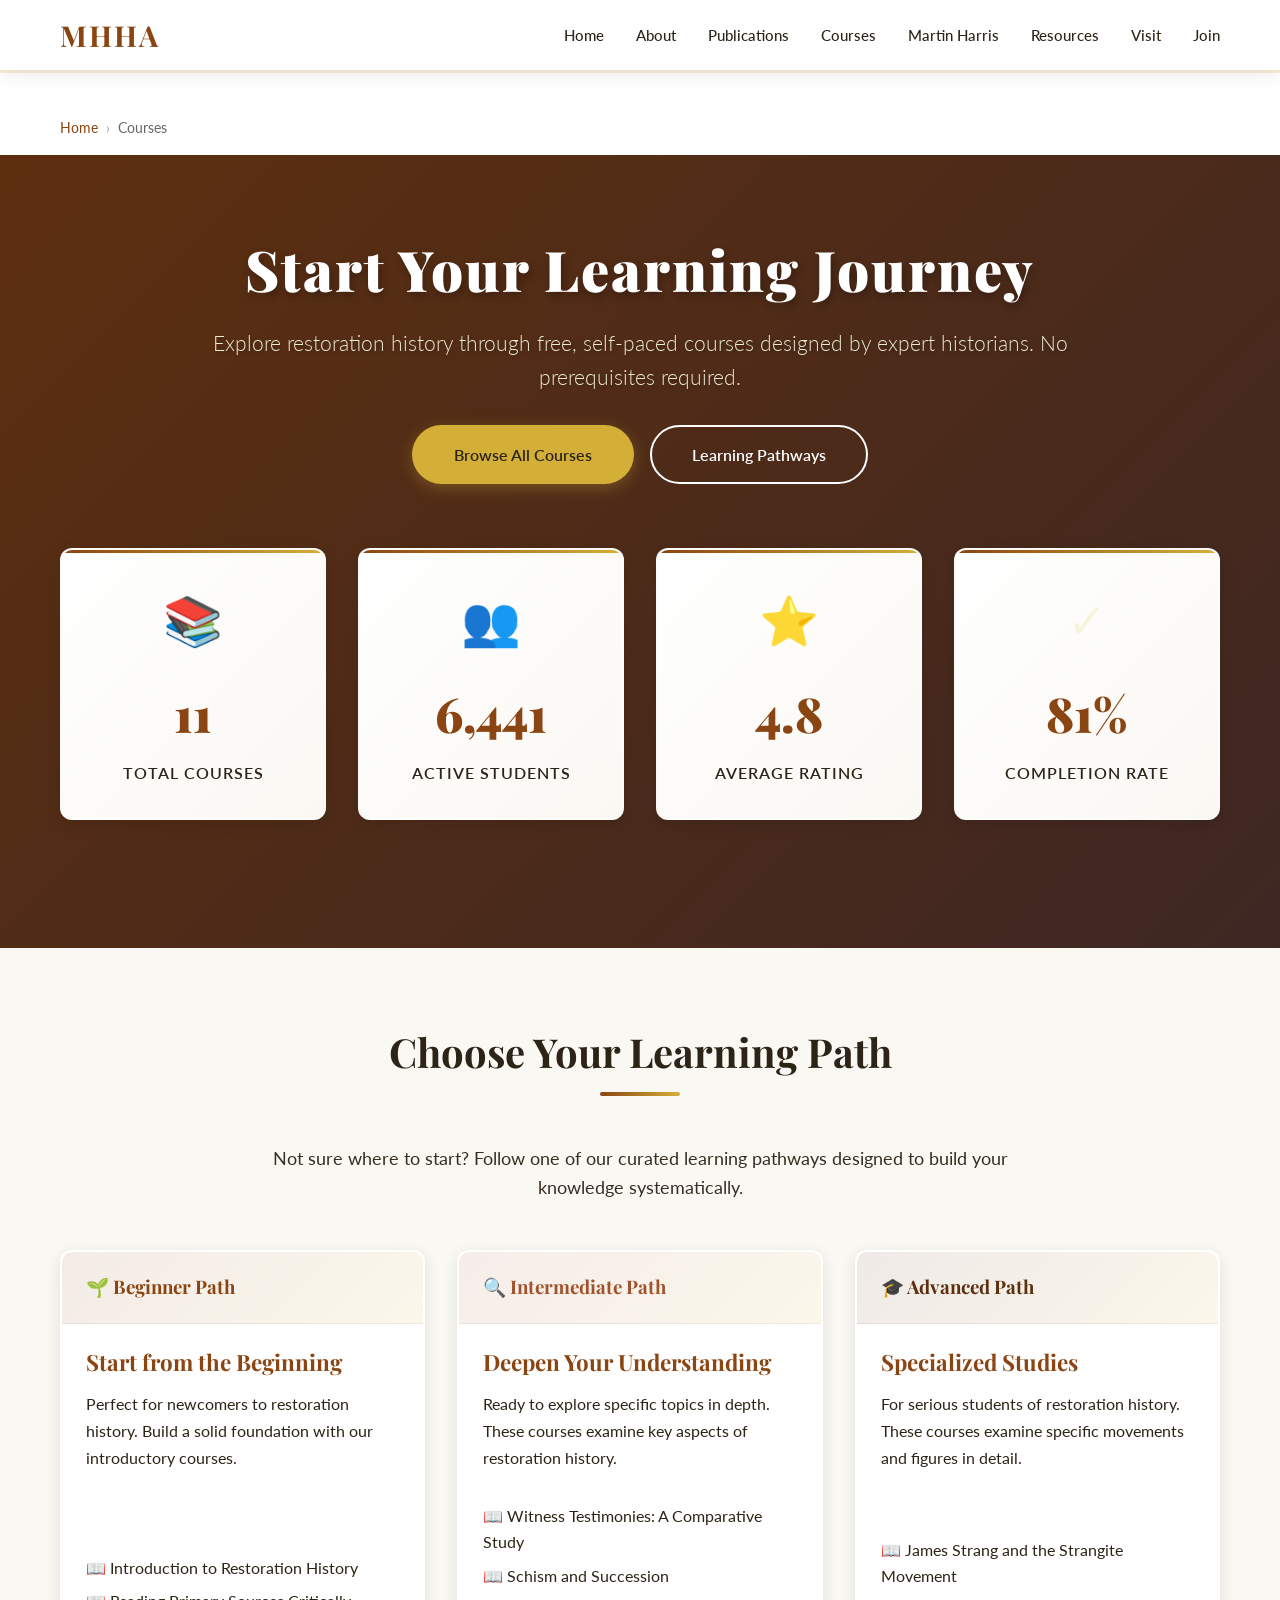
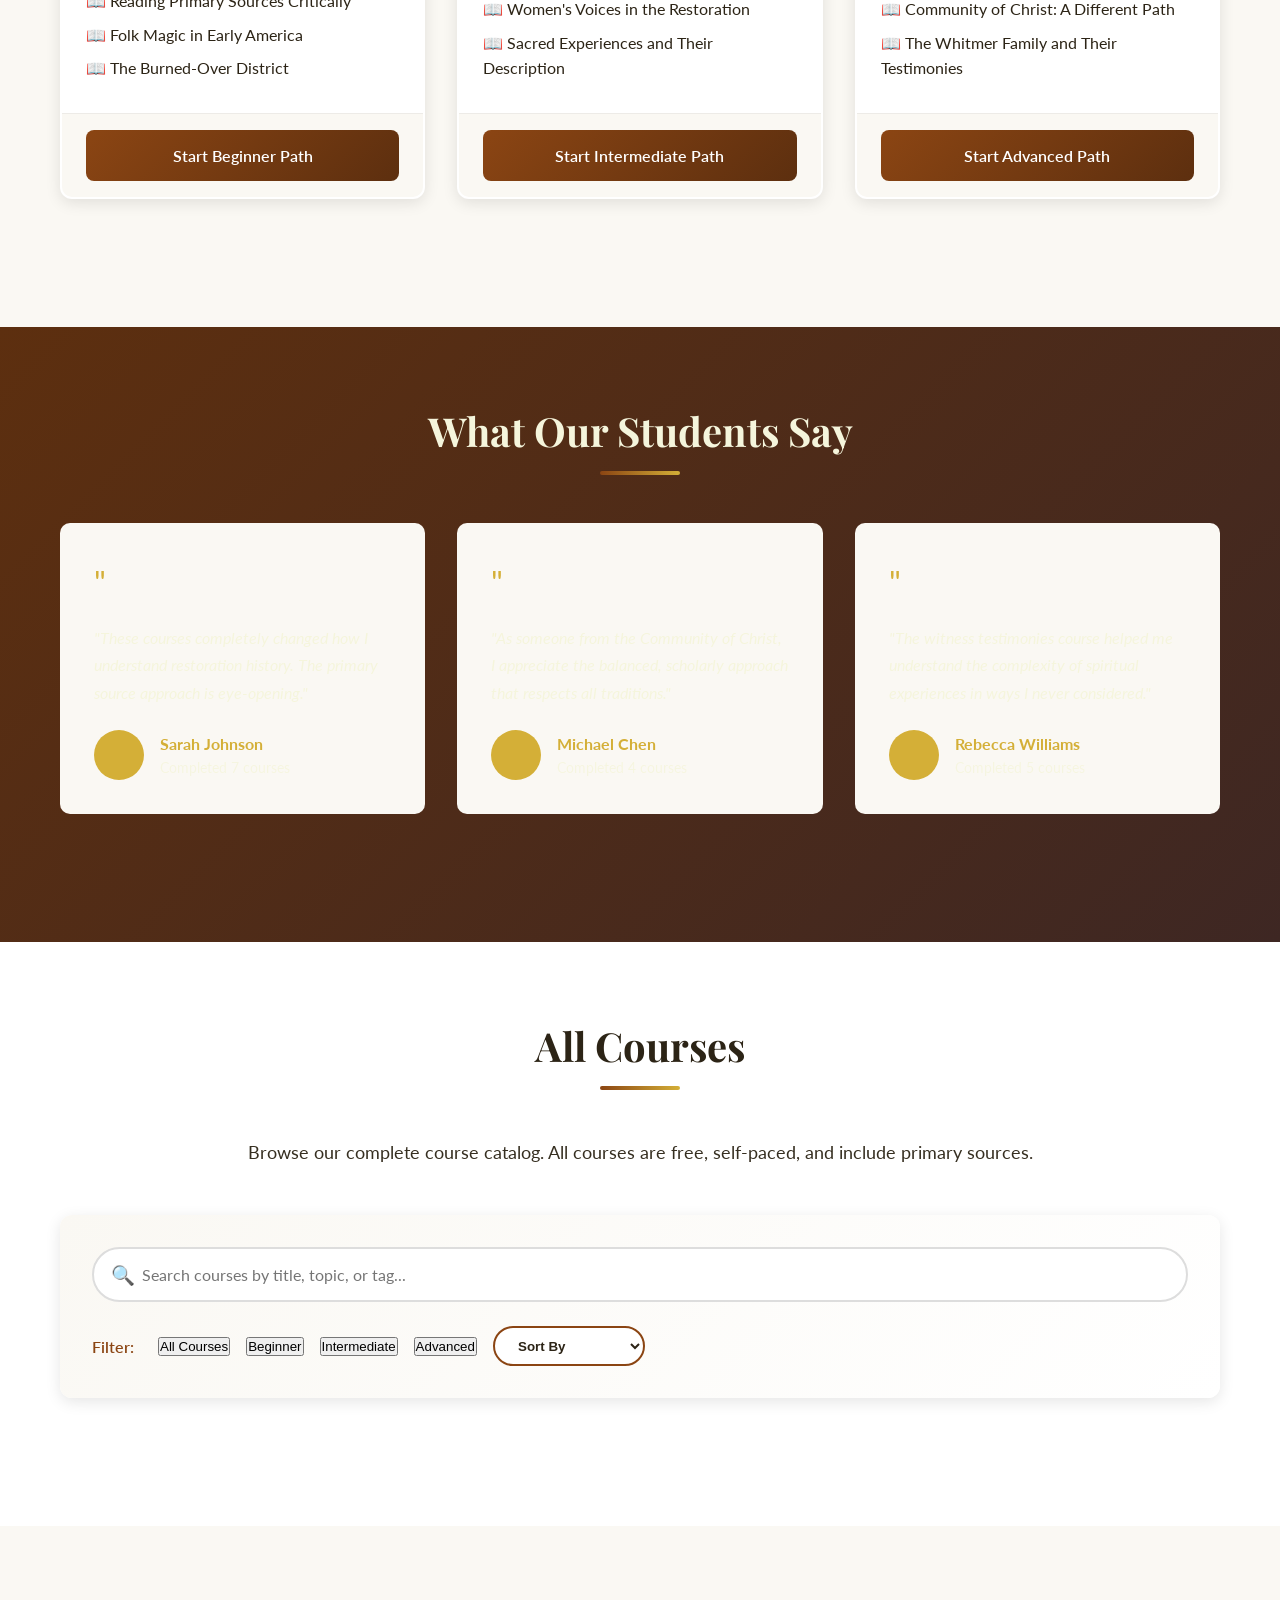
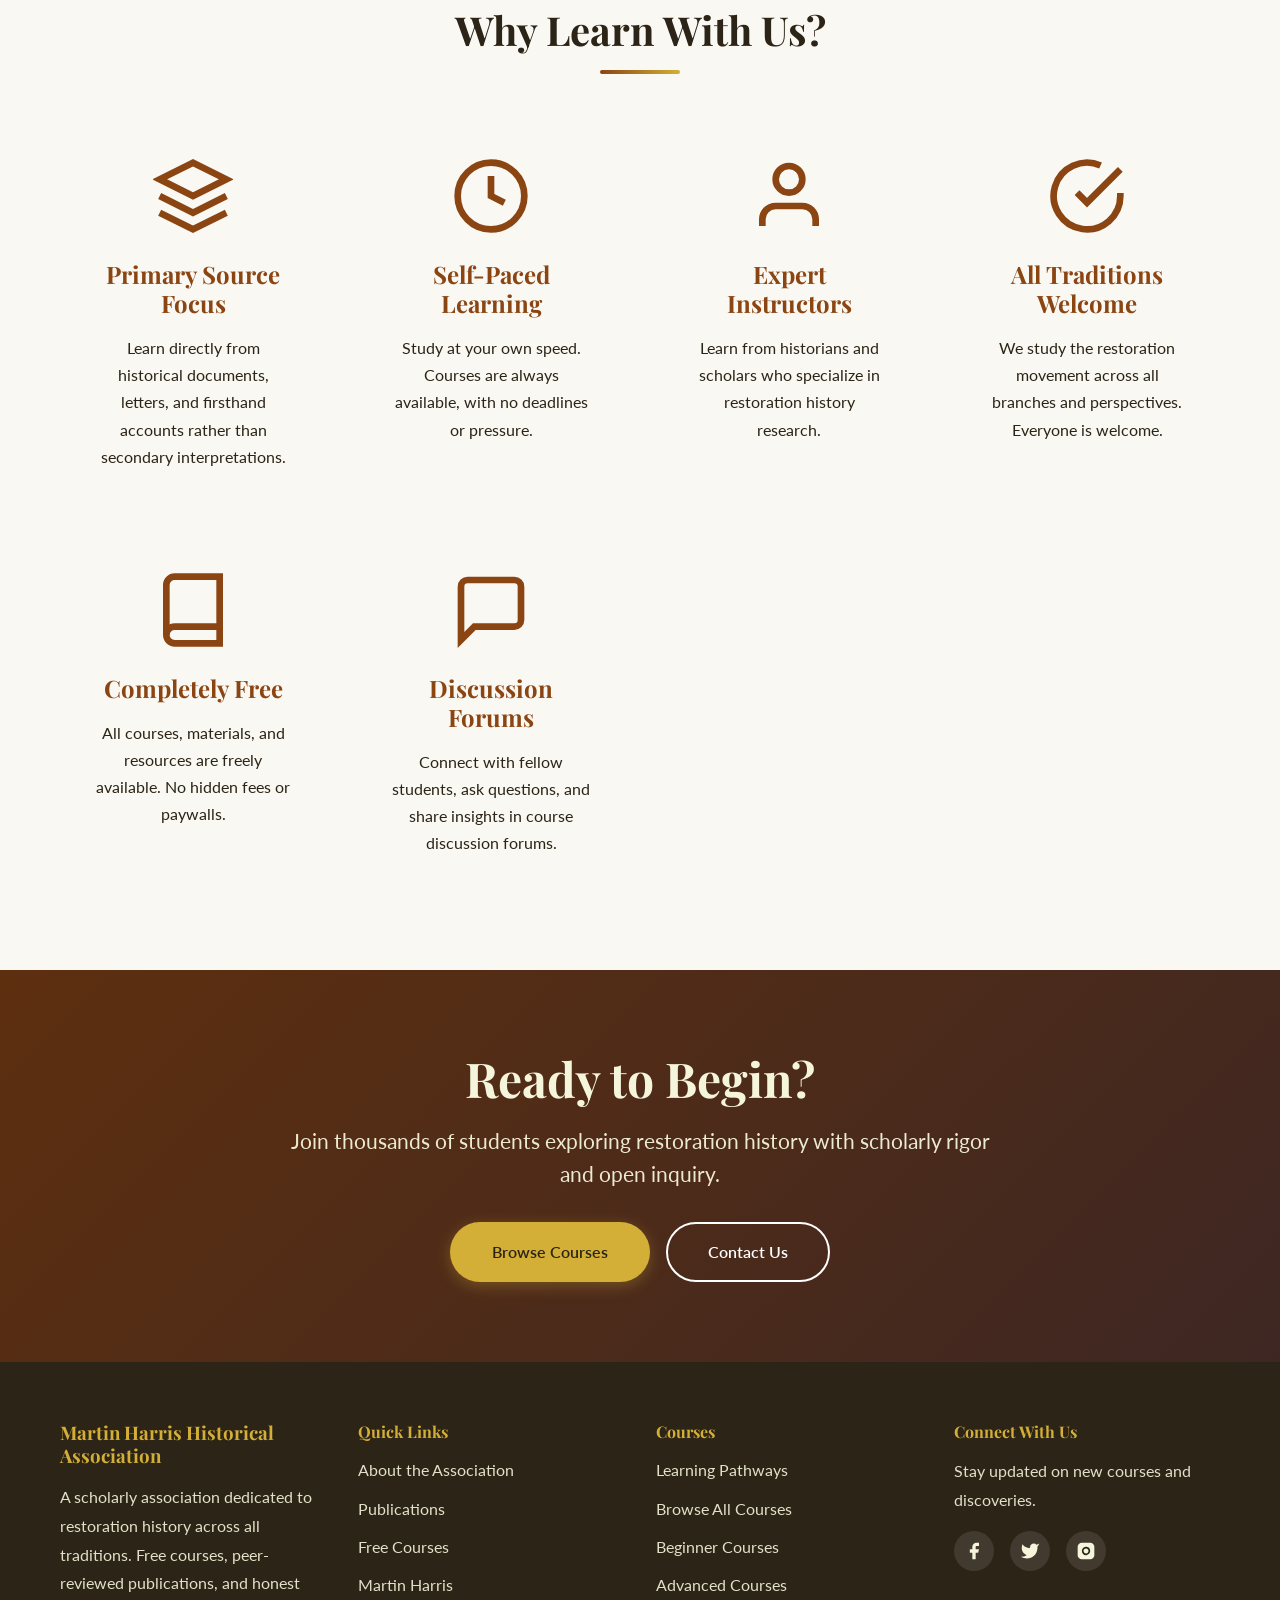
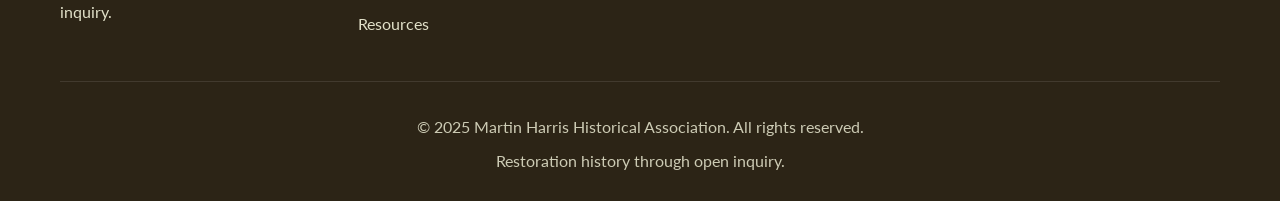
<file: courses-main.html>
<!DOCTYPE html>
<html lang="en">
<head>
    <meta charset="UTF-8">
    <meta name="viewport" content="width=device-width, initial-scale=1.0">
    <meta name="description" content="Free courses on restoration history - Learn about the restoration movement, witness testimonies, church history, and more.">
    <title>Courses - Martin Harris Historical Association</title>
    <link rel="stylesheet" href="styles.css">
    <link rel="stylesheet" href="courses-theme.css">
    <link rel="preconnect" href="https://fonts.googleapis.com">
    <link rel="preconnect" href="https://fonts.gstatic.com" crossorigin>
    <link href="https://fonts.googleapis.com/css2?family=Playfair+Display:wght@400;700;900&family=Lato:wght@300;400;700&display=swap" rel="stylesheet">
</head>
<body>
    <!-- Navigation -->
    <nav class="navbar" id="navbar">
        <div class="nav-container">
            <div class="nav-logo">
                <h2>MHHA</h2>
            </div>
            <ul class="nav-menu" id="nav-menu">
                <li><a href="index.html#home" class="nav-link">Home</a></li>
                <li><a href="index.html#about" class="nav-link">About</a></li>
                <li><a href="index.html#publications" class="nav-link">Publications</a></li>
                <li><a href="courses-main.html" class="nav-link active">Courses</a></li>
                <li><a href="index.html#harris" class="nav-link">Martin Harris</a></li>
                <li><a href="index.html#resources" class="nav-link">Resources</a></li>
                <li><a href="index.html#visit" class="nav-link">Visit</a></li>
                <li><a href="index.html#join" class="nav-link">Join</a></li>
            </ul>
            <div class="hamburger" id="hamburger">
                <span></span>
                <span></span>
                <span></span>
            </div>
        </div>
    </nav>

    <!-- Progress Indicator -->
    <div class="nav-progress">
        <div class="nav-progress-bar" id="nav-progress-bar"></div>
    </div>

    <!-- Breadcrumb -->
    <div class="container" style="margin-top: 100px;">
        <nav class="breadcrumb">
            <a href="index.html">Home</a>
            <span class="breadcrumb-separator">›</span>
            <span>Courses</span>
        </nav>
    </div>

    <!-- Hero Section -->
    <section class="parallax-section" style="background: linear-gradient(135deg, var(--primary-dark), var(--background-dark)); padding: 80px 0; color: var(--text-light);">
        <div class="parallax-bg" id="courses-hero-bg"></div>
        <div class="container" style="position: relative; z-index: 2;">
            <div style="text-align: center; max-width: 900px; margin: 0 auto;">
                <h1 class="hero-title" style="font-size: 3.5rem; margin-bottom: 1.5rem; color: var(--white);">
                    Start Your Learning Journey
                </h1>
                <p class="hero-subtitle" style="font-size: 1.3rem; margin-bottom: 2rem; opacity: 0.95;">
                    Explore restoration history through free, self-paced courses designed by expert historians. No prerequisites required.
                </p>
                <div class="hero-buttons">
                    <a href="#all-courses" class="btn btn-primary">Browse All Courses</a>
                    <a href="#learning-path" class="btn btn-secondary">Learning Pathways</a>
                </div>
            </div>

            <!-- Course Statistics -->
            <div class="course-stats-hero" style="margin-top: 4rem;">
                <div class="stat-card">
                    <div class="stat-icon">📚</div>
                    <span class="stat-number" id="total-courses-hero">11</span>
                    <span class="stat-label">Total Courses</span>
                </div>
                <div class="stat-card">
                    <div class="stat-icon">👥</div>
                    <span class="stat-number" id="total-students-hero">6,441</span>
                    <span class="stat-label">Active Students</span>
                </div>
                <div class="stat-card">
                    <div class="stat-icon">⭐</div>
                    <span class="stat-number">4.8</span>
                    <span class="stat-label">Average Rating</span>
                </div>
                <div class="stat-card">
                    <div class="stat-icon">✓</div>
                    <span class="stat-number">81%</span>
                    <span class="stat-label">Completion Rate</span>
                </div>
            </div>
        </div>
    </section>

    <!-- Learning Pathways -->
    <section id="learning-path" class="section" style="background-color: var(--background-light); padding: 80px 0;">
        <div class="container">
            <div class="section-header">
                <h2 class="section-title">Choose Your Learning Path</h2>
                <div class="title-underline"></div>
            </div>
            <p class="section-intro">Not sure where to start? Follow one of our curated learning pathways designed to build your knowledge systematically.</p>

            <div class="courses-grid-dynamic">
                <div class="course-card-enhanced hover-lift">
                    <div class="course-card-header" style="background: linear-gradient(135deg, rgba(139, 69, 19, 0.1), rgba(212, 175, 55, 0.1));">
                        <h3 style="color: var(--primary-color); margin: 0;">🌱 Beginner Path</h3>
                    </div>
                    <div class="course-card-body">
                        <h4 class="course-card-title">Start from the Beginning</h4>
                        <p class="course-card-description">
                            Perfect for newcomers to restoration history. Build a solid foundation with our introductory courses.
                        </p>
                        <ul style="list-style: none; padding: 0; margin-top: 1rem;">
                            <li style="margin-bottom: 0.5rem;">📖 Introduction to Restoration History</li>
                            <li style="margin-bottom: 0.5rem;">📖 Reading Primary Sources Critically</li>
                            <li style="margin-bottom: 0.5rem;">📖 Folk Magic in Early America</li>
                            <li style="margin-bottom: 0.5rem;">📖 The Burned-Over District</li>
                        </ul>
                    </div>
                    <div class="course-card-footer">
                        <a href="#all-courses" class="btn-course">Start Beginner Path</a>
                    </div>
                </div>

                <div class="course-card-enhanced hover-lift">
                    <div class="course-card-header" style="background: linear-gradient(135deg, rgba(160, 82, 45, 0.1), rgba(212, 175, 55, 0.1));">
                        <h3 style="color: var(--course-intermediate); margin: 0;">🔍 Intermediate Path</h3>
                    </div>
                    <div class="course-card-body">
                        <h4 class="course-card-title">Deepen Your Understanding</h4>
                        <p class="course-card-description">
                            Ready to explore specific topics in depth. These courses examine key aspects of restoration history.
                        </p>
                        <ul style="list-style: none; padding: 0; margin-top: 1rem;">
                            <li style="margin-bottom: 0.5rem;">📖 Witness Testimonies: A Comparative Study</li>
                            <li style="margin-bottom: 0.5rem;">📖 Schism and Succession</li>
                            <li style="margin-bottom: 0.5rem;">📖 Women's Voices in the Restoration</li>
                            <li style="margin-bottom: 0.5rem;">📖 Sacred Experiences and Their Description</li>
                        </ul>
                    </div>
                    <div class="course-card-footer">
                        <a href="#all-courses" class="btn-course">Start Intermediate Path</a>
                    </div>
                </div>

                <div class="course-card-enhanced hover-lift">
                    <div class="course-card-header" style="background: linear-gradient(135deg, rgba(93, 47, 15, 0.1), rgba(212, 175, 55, 0.1));">
                        <h3 style="color: var(--course-advanced); margin: 0;">🎓 Advanced Path</h3>
                    </div>
                    <div class="course-card-body">
                        <h4 class="course-card-title">Specialized Studies</h4>
                        <p class="course-card-description">
                            For serious students of restoration history. These courses examine specific movements and figures in detail.
                        </p>
                        <ul style="list-style: none; padding: 0; margin-top: 1rem;">
                            <li style="margin-bottom: 0.5rem;">📖 James Strang and the Strangite Movement</li>
                            <li style="margin-bottom: 0.5rem;">📖 Community of Christ: A Different Path</li>
                            <li style="margin-bottom: 0.5rem;">📖 The Whitmer Family and Their Testimonies</li>
                        </ul>
                    </div>
                    <div class="course-card-footer">
                        <a href="#all-courses" class="btn-course">Start Advanced Path</a>
                    </div>
                </div>
            </div>
        </div>
    </section>

    <!-- Testimonials -->
    <section class="section" style="background: linear-gradient(135deg, var(--primary-dark), var(--background-dark)); color: var(--text-light); padding: 80px 0;">
        <div class="container">
            <div class="section-header">
                <h2 class="section-title light">What Our Students Say</h2>
                <div class="title-underline"></div>
            </div>

            <div class="courses-grid-dynamic">
                <div class="legacy-card" style="text-align: left;">
                    <div style="margin-bottom: 1rem; color: var(--secondary-color); font-size: 2rem;">"</div>
                    <p style="color: var(--text-light); font-style: italic; margin-bottom: 1.5rem;">
                        "These courses completely changed how I understand restoration history. The primary source approach is eye-opening."
                    </p>
                    <div style="display: flex; align-items: center; gap: 1rem;">
                        <div style="width: 50px; height: 50px; border-radius: 50%; background: var(--secondary-color);"></div>
                        <div>
                            <strong style="color: var(--secondary-color);">Sarah Johnson</strong>
                            <div style="font-size: 0.9rem; opacity: 0.8;">Completed 7 courses</div>
                        </div>
                    </div>
                </div>

                <div class="legacy-card" style="text-align: left;">
                    <div style="margin-bottom: 1rem; color: var(--secondary-color); font-size: 2rem;">"</div>
                    <p style="color: var(--text-light); font-style: italic; margin-bottom: 1.5rem;">
                        "As someone from the Community of Christ, I appreciate the balanced, scholarly approach that respects all traditions."
                    </p>
                    <div style="display: flex; align-items: center; gap: 1rem;">
                        <div style="width: 50px; height: 50px; border-radius: 50%; background: var(--secondary-color);"></div>
                        <div>
                            <strong style="color: var(--secondary-color);">Michael Chen</strong>
                            <div style="font-size: 0.9rem; opacity: 0.8;">Completed 4 courses</div>
                        </div>
                    </div>
                </div>

                <div class="legacy-card" style="text-align: left;">
                    <div style="margin-bottom: 1rem; color: var(--secondary-color); font-size: 2rem;">"</div>
                    <p style="color: var(--text-light); font-style: italic; margin-bottom: 1.5rem;">
                        "The witness testimonies course helped me understand the complexity of spiritual experiences in ways I never considered."
                    </p>
                    <div style="display: flex; align-items: center; gap: 1rem;">
                        <div style="width: 50px; height: 50px; border-radius: 50%; background: var(--secondary-color);"></div>
                        <div>
                            <strong style="color: var(--secondary-color);">Rebecca Williams</strong>
                            <div style="font-size: 0.9rem; opacity: 0.8;">Completed 5 courses</div>
                        </div>
                    </div>
                </div>
            </div>
        </div>
    </section>

    <!-- All Courses -->
    <section id="all-courses" class="section" style="background-color: var(--white); padding: 80px 0;">
        <div class="container">
            <div class="section-header">
                <h2 class="section-title">All Courses</h2>
                <div class="title-underline"></div>
            </div>
            <p class="section-intro">Browse our complete course catalog. All courses are free, self-paced, and include primary sources.</p>

            <!-- Search and Filter Controls -->
            <div class="course-controls">
                <div class="search-bar-container">
                    <span class="search-icon">🔍</span>
                    <input
                        type="text"
                        id="course-search-main"
                        class="search-bar"
                        placeholder="Search courses by title, topic, or tag..."
                    >
                </div>
                <div class="filter-buttons">
                    <span class="filter-label">Filter:</span>
                    <button class="filter-btn-main active" data-level="all">All Courses</button>
                    <button class="filter-btn-main" data-level="beginner">Beginner</button>
                    <button class="filter-btn-main" data-level="intermediate">Intermediate</button>
                    <button class="filter-btn-main" data-level="advanced">Advanced</button>
                    <select class="sort-dropdown" id="sort-courses-main">
                        <option value="default">Sort By</option>
                        <option value="rating">Highest Rated</option>
                        <option value="enrolled">Most Popular</option>
                        <option value="title">Alphabetical</option>
                    </select>
                </div>
            </div>

            <!-- Courses Container -->
            <div id="all-courses-container-main">
                <!-- Courses will be dynamically inserted here -->
            </div>
        </div>
    </section>

    <!-- Why Learn With Us -->
    <section class="section" style="background-color: var(--background-light); padding: 80px 0;">
        <div class="container">
            <div class="section-header">
                <h2 class="section-title">Why Learn With Us?</h2>
                <div class="title-underline"></div>
            </div>

            <div class="legacy-grid">
                <div class="legacy-card">
                    <div class="legacy-icon">
                        <svg viewBox="0 0 24 24" fill="none" stroke="currentColor" stroke-width="2">
                            <path d="M12 2L2 7l10 5 10-5-10-5z"/>
                            <path d="M2 17l10 5 10-5"/>
                            <path d="M2 12l10 5 10-5"/>
                        </svg>
                    </div>
                    <h3>Primary Source Focus</h3>
                    <p>Learn directly from historical documents, letters, and firsthand accounts rather than secondary interpretations.</p>
                </div>

                <div class="legacy-card">
                    <div class="legacy-icon">
                        <svg viewBox="0 0 24 24" fill="none" stroke="currentColor" stroke-width="2">
                            <circle cx="12" cy="12" r="10"/>
                            <path d="M12 6v6l4 2"/>
                        </svg>
                    </div>
                    <h3>Self-Paced Learning</h3>
                    <p>Study at your own speed. Courses are always available, with no deadlines or pressure.</p>
                </div>

                <div class="legacy-card">
                    <div class="legacy-icon">
                        <svg viewBox="0 0 24 24" fill="none" stroke="currentColor" stroke-width="2">
                            <path d="M20 21v-2a4 4 0 00-4-4H8a4 4 0 00-4 4v2"/>
                            <circle cx="12" cy="7" r="4"/>
                        </svg>
                    </div>
                    <h3>Expert Instructors</h3>
                    <p>Learn from historians and scholars who specialize in restoration history research.</p>
                </div>

                <div class="legacy-card">
                    <div class="legacy-icon">
                        <svg viewBox="0 0 24 24" fill="none" stroke="currentColor" stroke-width="2">
                            <path d="M22 11.08V12a10 10 0 11-5.93-9.14"/>
                            <polyline points="22 4 12 14.01 9 11.01"/>
                        </svg>
                    </div>
                    <h3>All Traditions Welcome</h3>
                    <p>We study the restoration movement across all branches and perspectives. Everyone is welcome.</p>
                </div>

                <div class="legacy-card">
                    <div class="legacy-icon">
                        <svg viewBox="0 0 24 24" fill="none" stroke="currentColor" stroke-width="2">
                            <path d="M4 19.5A2.5 2.5 0 016.5 17H20"/>
                            <path d="M6.5 2H20v20H6.5A2.5 2.5 0 014 19.5v-15A2.5 2.5 0 016.5 2z"/>
                        </svg>
                    </div>
                    <h3>Completely Free</h3>
                    <p>All courses, materials, and resources are freely available. No hidden fees or paywalls.</p>
                </div>

                <div class="legacy-card">
                    <div class="legacy-icon">
                        <svg viewBox="0 0 24 24" fill="none" stroke="currentColor" stroke-width="2">
                            <path d="M21 15a2 2 0 01-2 2H7l-4 4V5a2 2 0 012-2h14a2 2 0 012 2z"/>
                        </svg>
                    </div>
                    <h3>Discussion Forums</h3>
                    <p>Connect with fellow students, ask questions, and share insights in course discussion forums.</p>
                </div>
            </div>
        </div>
    </section>

    <!-- Call to Action -->
    <section class="section" style="background: linear-gradient(135deg, var(--primary-dark), var(--background-dark)); color: var(--text-light); padding: 80px 0; text-align: center;">
        <div class="container">
            <h2 class="section-title light" style="font-size: 3rem; margin-bottom: 1rem;">Ready to Begin?</h2>
            <p style="font-size: 1.3rem; max-width: 700px; margin: 0 auto 2rem; opacity: 0.95;">
                Join thousands of students exploring restoration history with scholarly rigor and open inquiry.
            </p>
            <div class="hero-buttons">
                <a href="#all-courses" class="btn btn-primary">Browse Courses</a>
                <a href="index.html#join" class="btn btn-secondary">Contact Us</a>
            </div>
        </div>
    </section>

    <!-- Footer -->
    <footer class="footer">
        <div class="container">
            <div class="footer-grid">
                <div class="footer-section">
                    <h3>Martin Harris Historical Association</h3>
                    <p>A scholarly association dedicated to restoration history across all traditions. Free courses, peer-reviewed publications, and honest inquiry.</p>
                </div>
                <div class="footer-section">
                    <h4>Quick Links</h4>
                    <ul>
                        <li><a href="index.html#about">About the Association</a></li>
                        <li><a href="index.html#publications">Publications</a></li>
                        <li><a href="courses-main.html">Free Courses</a></li>
                        <li><a href="index.html#harris">Martin Harris</a></li>
                        <li><a href="index.html#resources">Resources</a></li>
                    </ul>
                </div>
                <div class="footer-section">
                    <h4>Courses</h4>
                    <ul>
                        <li><a href="#learning-path">Learning Pathways</a></li>
                        <li><a href="#all-courses">Browse All Courses</a></li>
                        <li><a href="#all-courses">Beginner Courses</a></li>
                        <li><a href="#all-courses">Advanced Courses</a></li>
                    </ul>
                </div>
                <div class="footer-section">
                    <h4>Connect With Us</h4>
                    <p>Stay updated on new courses and discoveries.</p>
                    <div class="social-links">
                        <a href="#" aria-label="Facebook">
                            <svg viewBox="0 0 24 24" fill="currentColor">
                                <path d="M18 2h-3a5 5 0 00-5 5v3H7v4h3v8h4v-8h3l1-4h-4V7a1 1 0 011-1h3z"/>
                            </svg>
                        </a>
                        <a href="#" aria-label="Twitter">
                            <svg viewBox="0 0 24 24" fill="currentColor">
                                <path d="M23 3a10.9 10.9 0 01-3.14 1.53 4.48 4.48 0 00-7.86 3v1A10.66 10.66 0 013 4s-4 9 5 13a11.64 11.64 0 01-7 2c9 5 20 0 20-11.5a4.5 4.5 0 00-.08-.83A7.72 7.72 0 0023 3z"/>
                            </svg>
                        </a>
                        <a href="#" aria-label="Instagram">
                            <svg viewBox="0 0 24 24" fill="currentColor">
                                <rect x="2" y="2" width="20" height="20" rx="5" ry="5"/>
                                <path d="M16 11.37A4 4 0 1112.63 8 4 4 0 0116 11.37z" fill="none" stroke="#2C2416" stroke-width="2"/>
                                <circle cx="17.5" cy="6.5" r="1.5"/>
                            </svg>
                        </a>
                    </div>
                </div>
            </div>
            <div class="footer-bottom">
                <p>&copy; 2025 Martin Harris Historical Association. All rights reserved.</p>
                <p>Restoration history through open inquiry.</p>
            </div>
        </div>
    </footer>

    <script src="courses-data.js"></script>
    <script src="courses-main-ui.js"></script>
    <script>
        // Navigation and basic interactions
        const navbar = document.getElementById('navbar');
        const navMenu = document.getElementById('nav-menu');
        const hamburger = document.getElementById('hamburger');
        const navLinks = document.querySelectorAll('.nav-link');

        hamburger.addEventListener('click', () => {
            navMenu.classList.toggle('active');
            hamburger.classList.toggle('active');
        });

        navLinks.forEach(link => {
            link.addEventListener('click', () => {
                navMenu.classList.remove('active');
                hamburger.classList.remove('active');
            });
        });

        window.addEventListener('scroll', () => {
            if (window.pageYOffset > 100) {
                navbar.classList.add('scrolled');
            } else {
                navbar.classList.remove('scrolled');
            }
        });

        // Parallax effect
        window.addEventListener('scroll', () => {
            const scrolled = window.pageYOffset;
            const parallaxBg = document.getElementById('courses-hero-bg');
            if (parallaxBg && scrolled < 800) {
                parallaxBg.style.transform = `translateY(${scrolled * 0.5}px)`;
            }
        });

        // Progress bar
        function updateProgressBar() {
            const winScroll = document.body.scrollTop || document.documentElement.scrollTop;
            const height = document.documentElement.scrollHeight - document.documentElement.clientHeight;
            const scrolled = (winScroll / height) * 100;
            const progressBar = document.getElementById('nav-progress-bar');
            if (progressBar) {
                progressBar.style.width = scrolled + '%';
            }
        }

        window.addEventListener('scroll', updateProgressBar);
    </script>
</body>
</html>
</file>
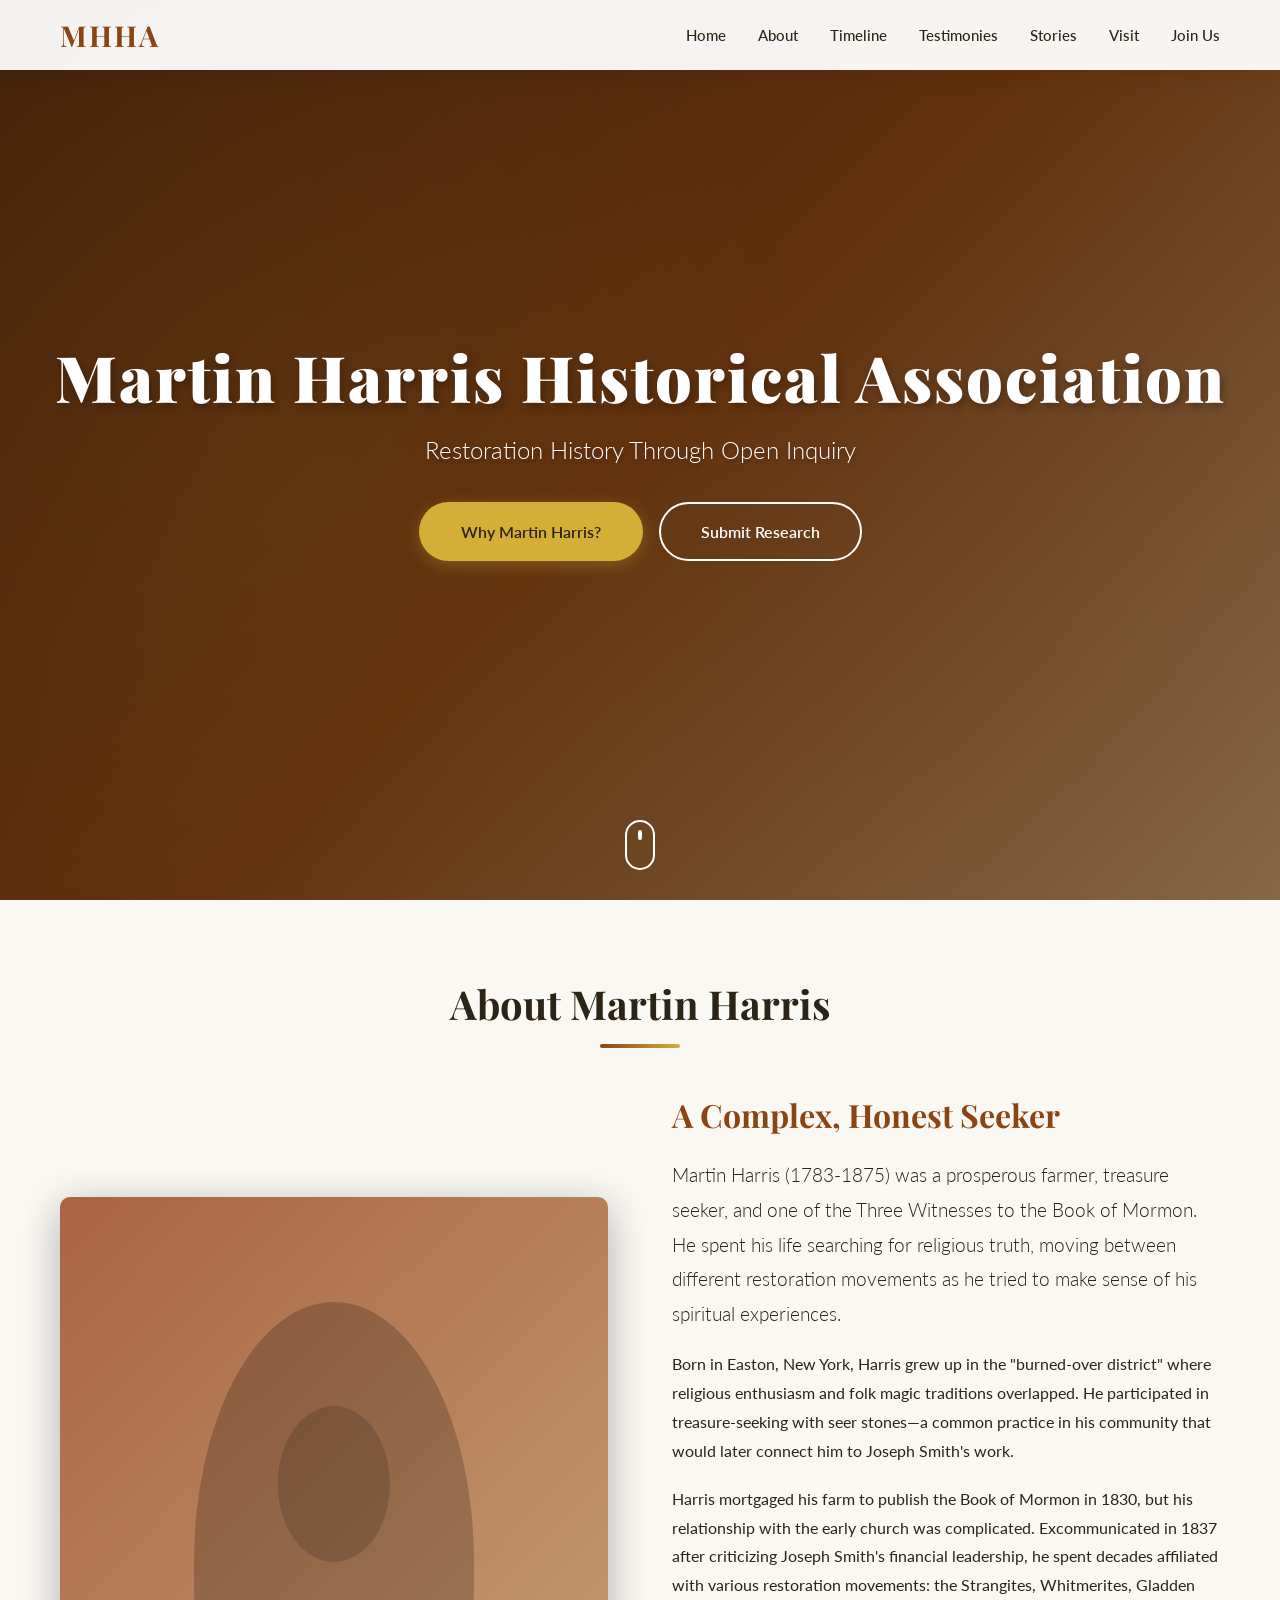
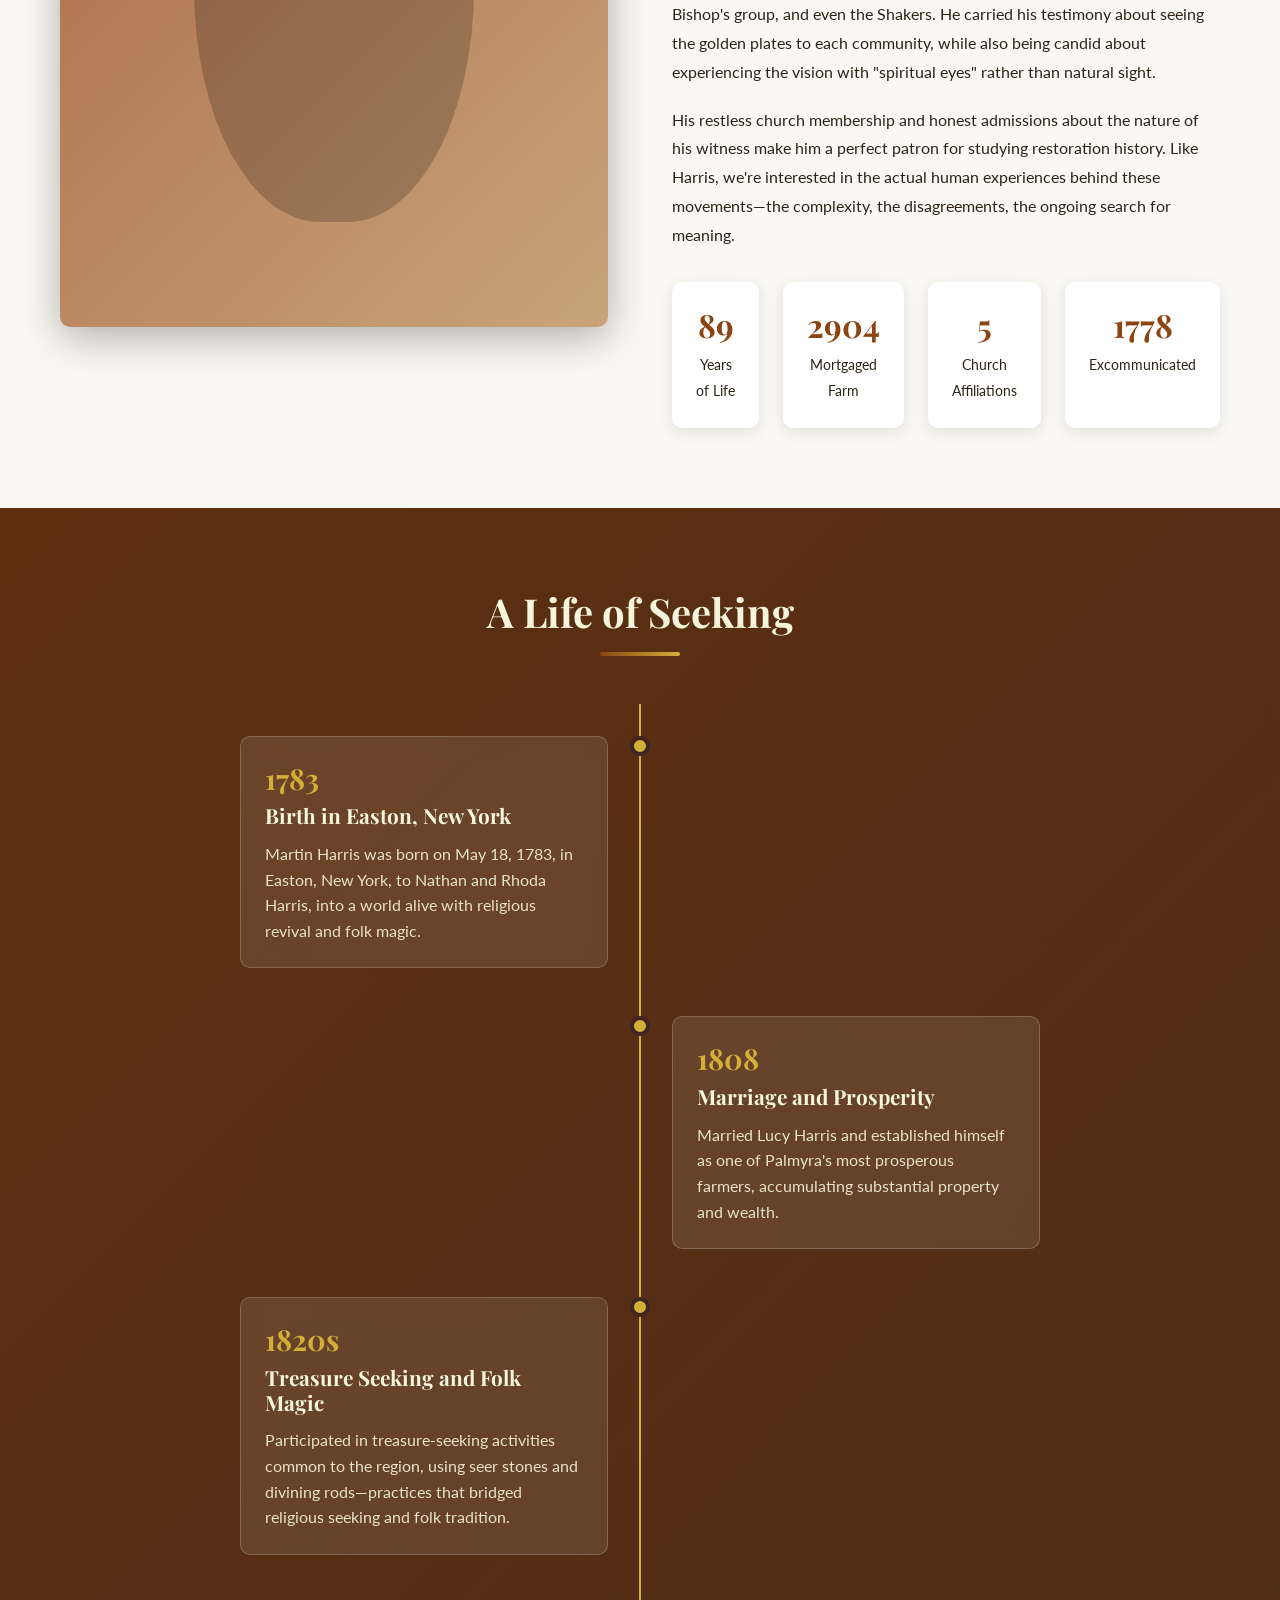
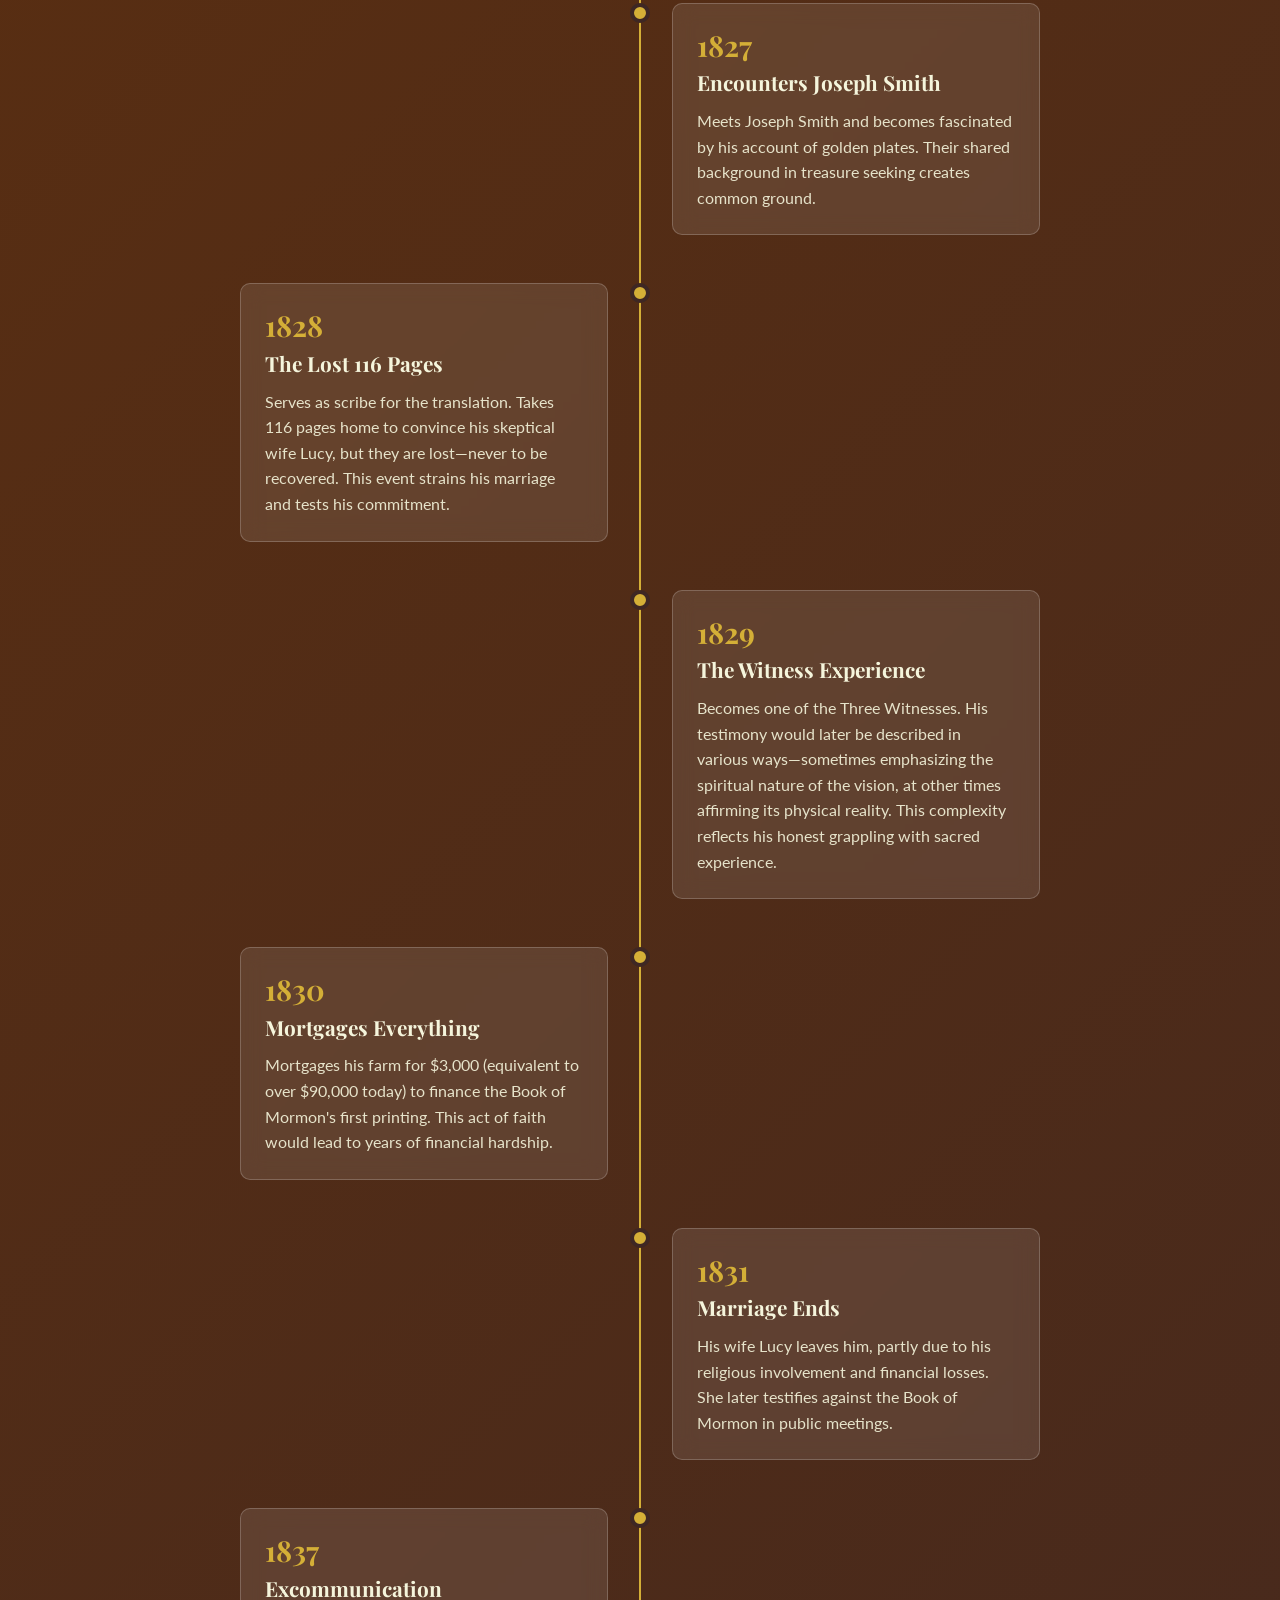
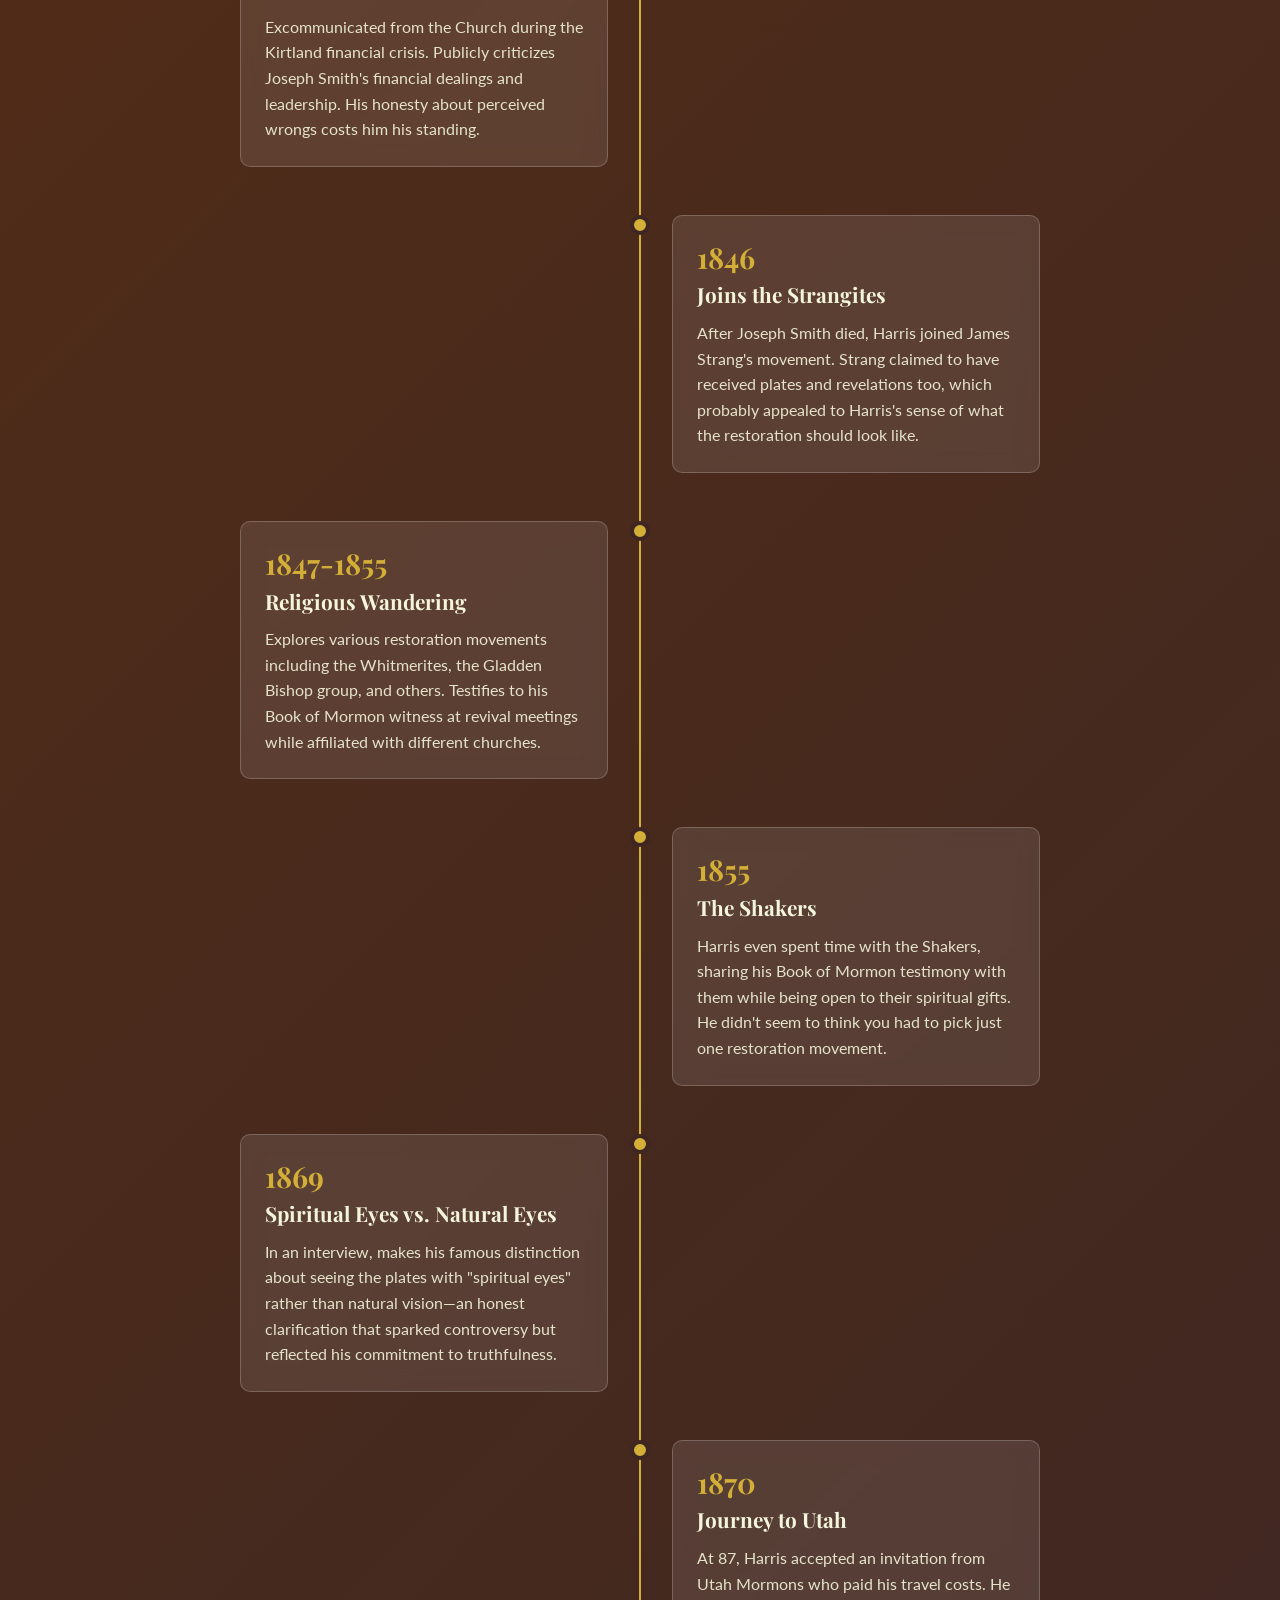
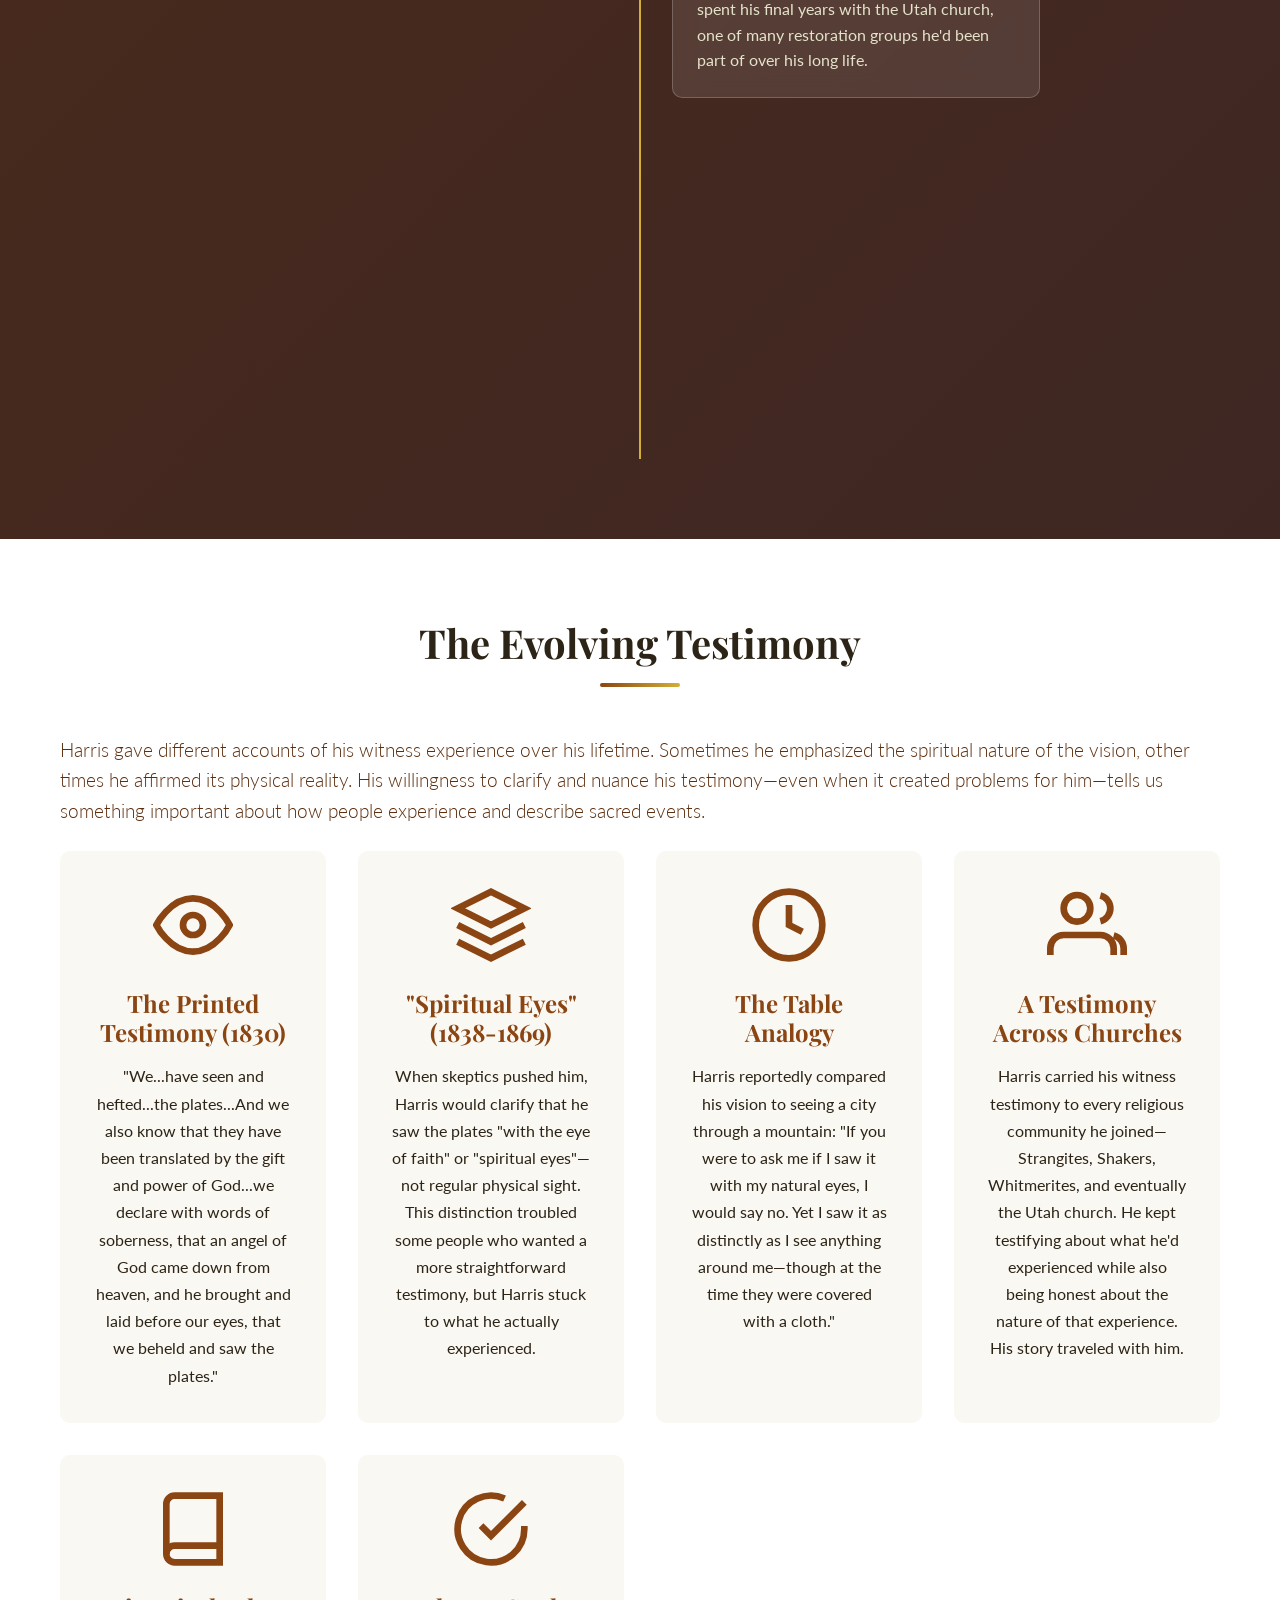
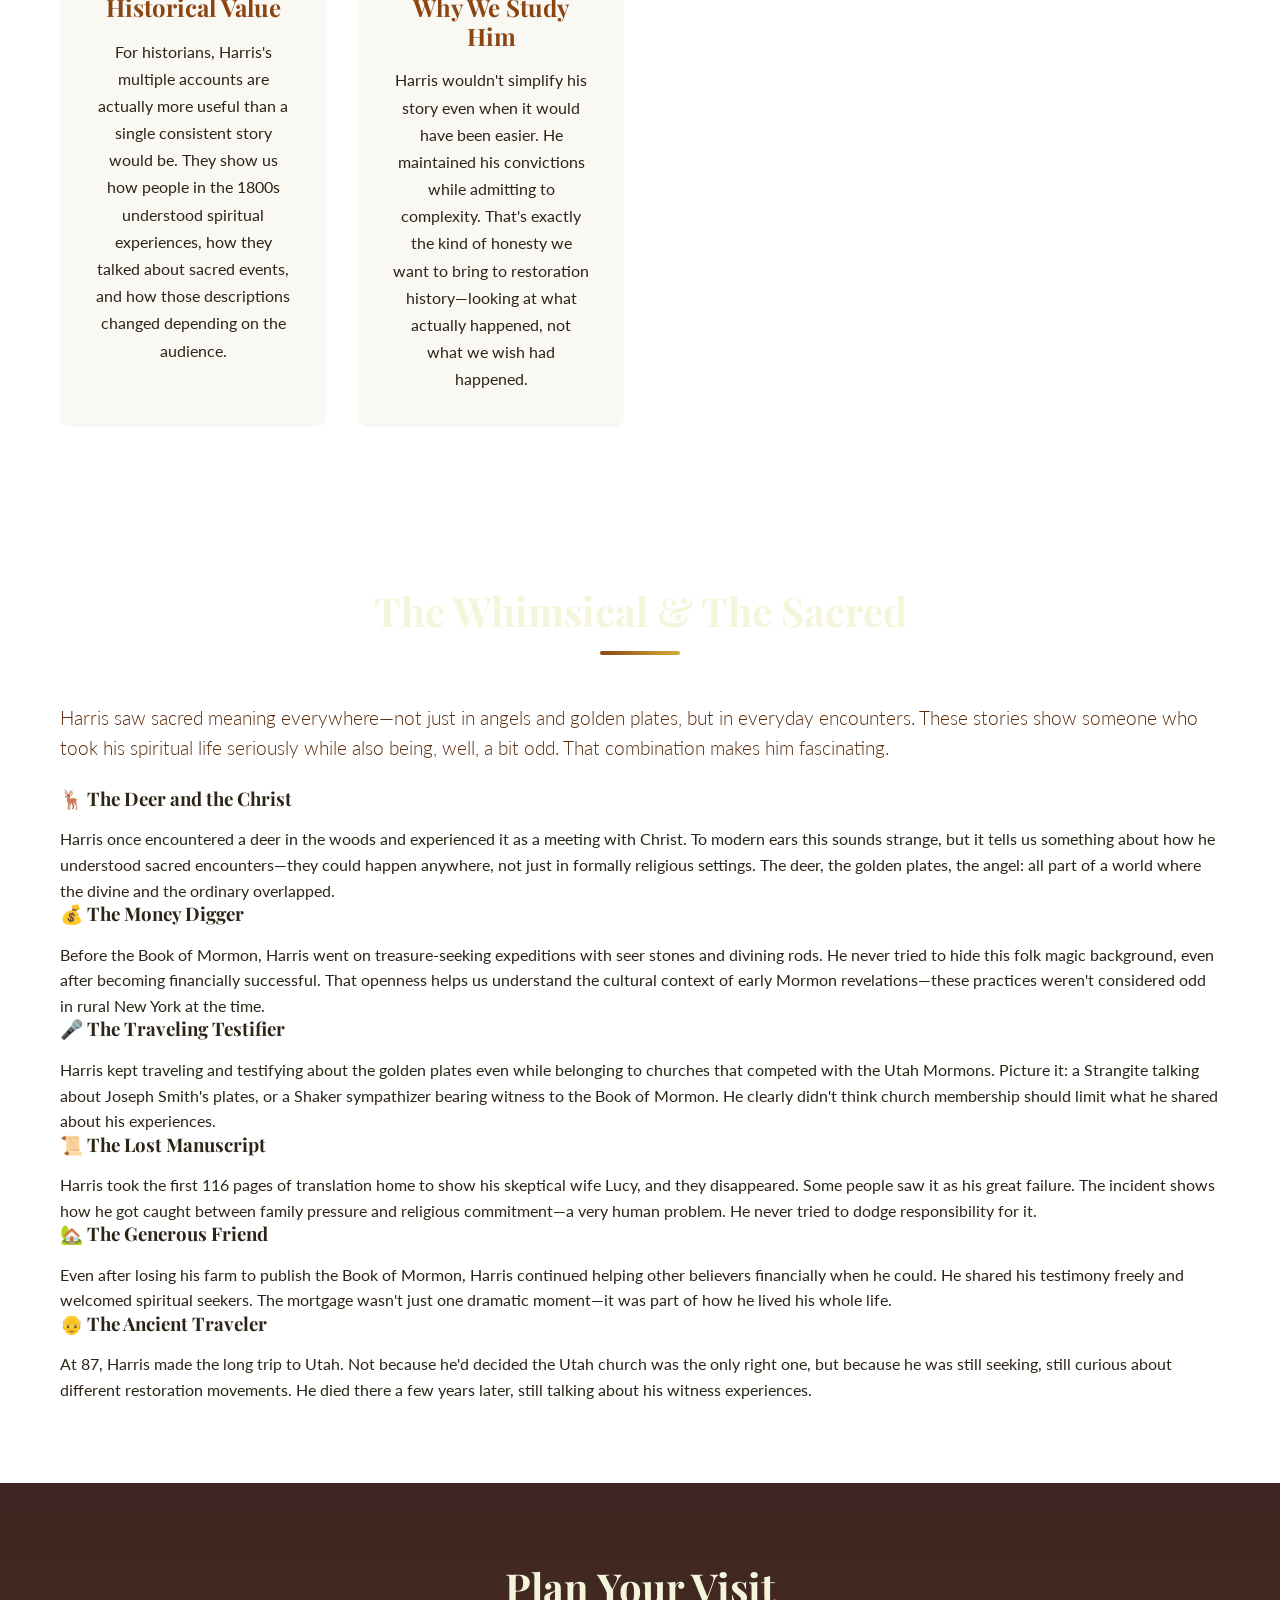
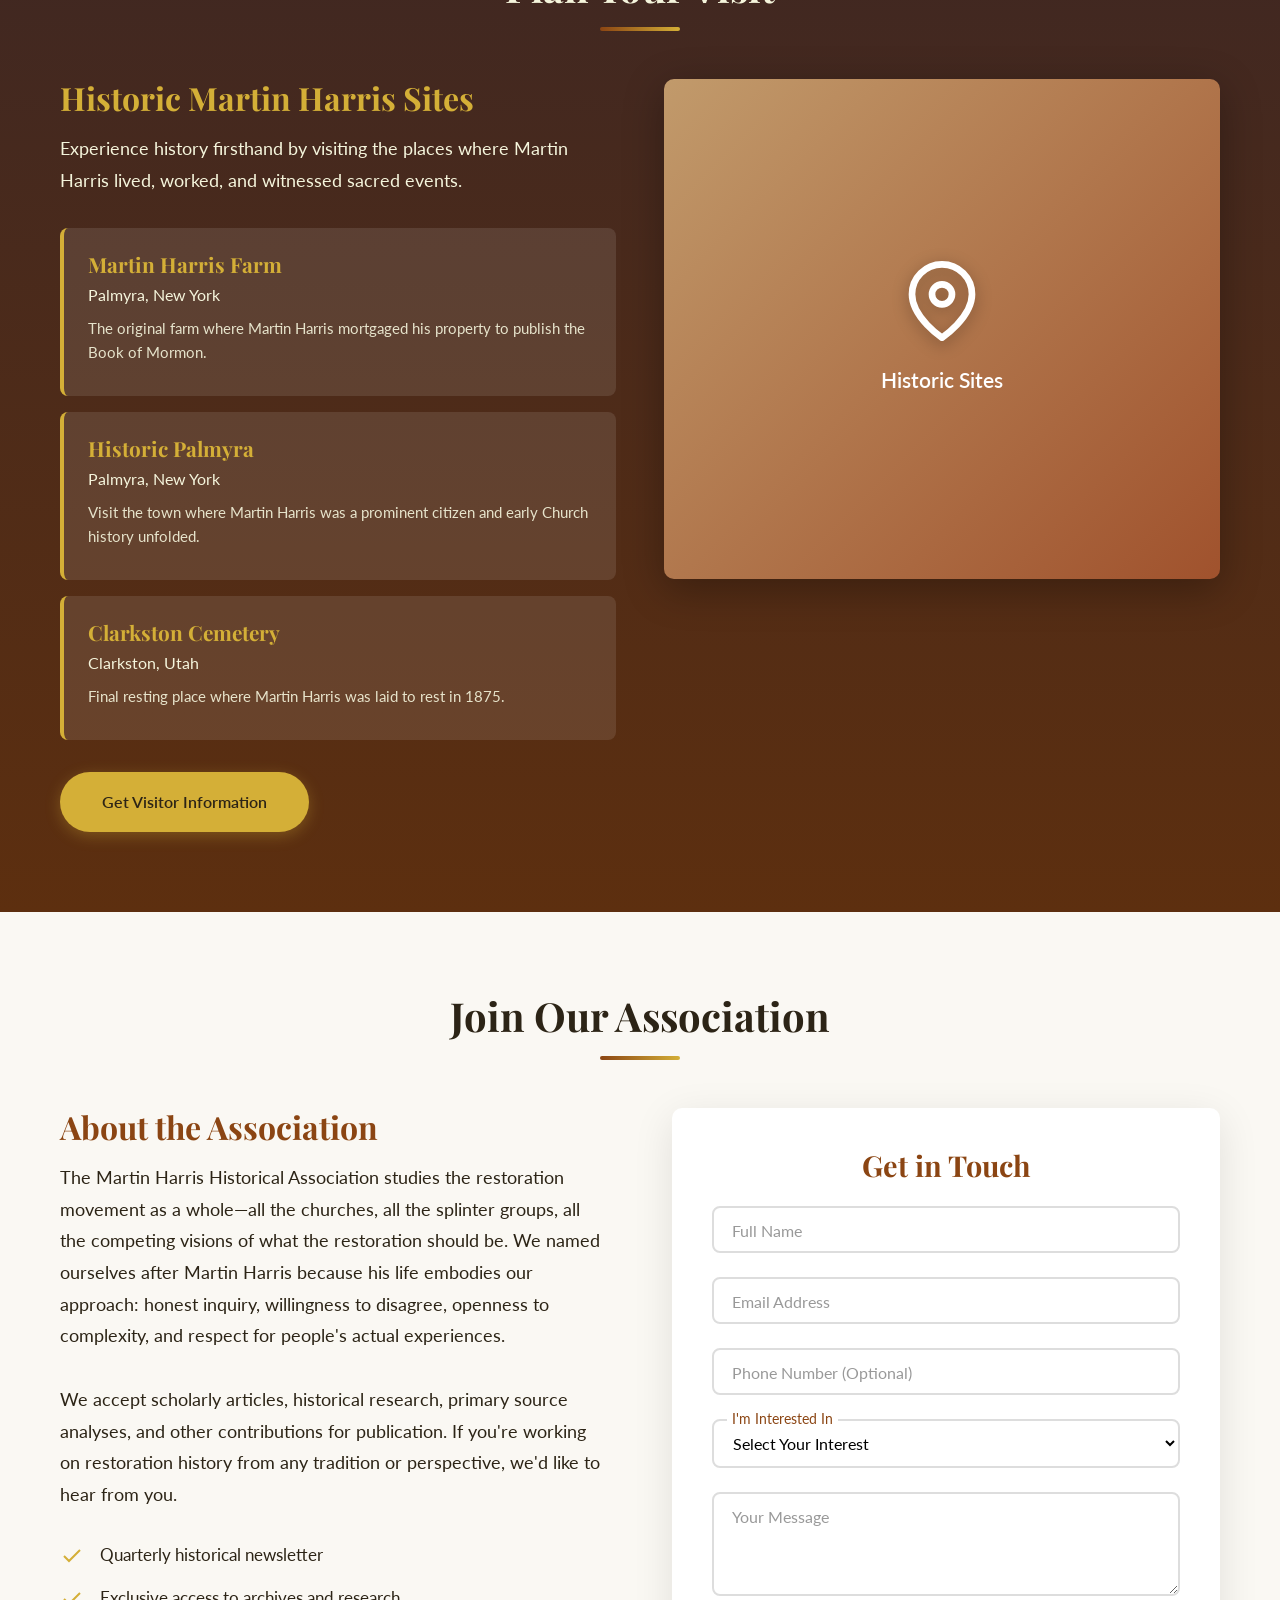
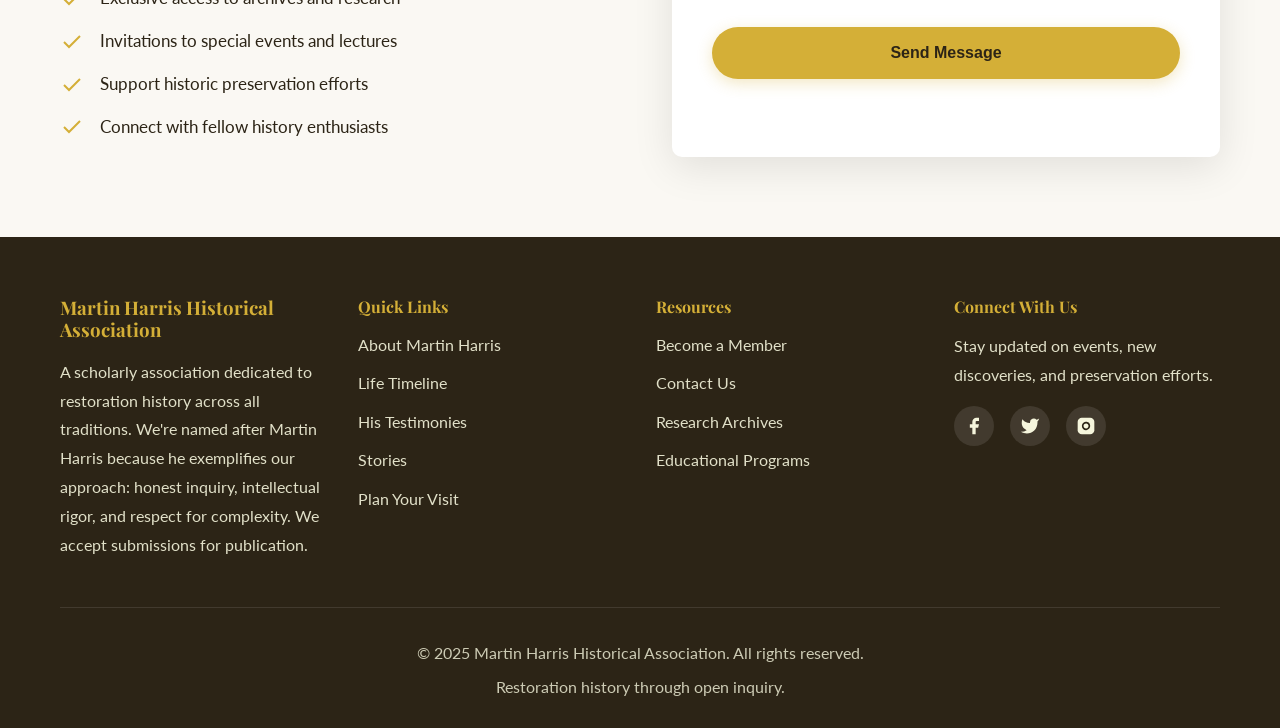
<file: index_old.html>
<!DOCTYPE html>
<html lang="en">
<head>
    <meta charset="UTF-8">
    <meta name="viewport" content="width=device-width, initial-scale=1.0">
    <meta name="description" content="Martin Harris Historical Association - A scholarly association studying restoration history across all traditions. We accept submissions for publication.">
    <title>Martin Harris Historical Association</title>
    <link rel="stylesheet" href="styles.css">
    <link rel="preconnect" href="https://fonts.googleapis.com">
    <link rel="preconnect" href="https://fonts.gstatic.com" crossorigin>
    <link href="https://fonts.googleapis.com/css2?family=Playfair+Display:wght@400;700;900&family=Lato:wght@300;400;700&display=swap" rel="stylesheet">
</head>
<body>
    <!-- Navigation -->
    <nav class="navbar" id="navbar">
        <div class="nav-container">
            <div class="nav-logo">
                <h2>MHHA</h2>
            </div>
            <ul class="nav-menu" id="nav-menu">
                <li><a href="#home" class="nav-link">Home</a></li>
                <li><a href="#about" class="nav-link">About</a></li>
                <li><a href="#timeline" class="nav-link">Timeline</a></li>
                <li><a href="#testimonies" class="nav-link">Testimonies</a></li>
                <li><a href="#stories" class="nav-link">Stories</a></li>
                <li><a href="#visit" class="nav-link">Visit</a></li>
                <li><a href="#membership" class="nav-link">Join Us</a></li>
            </ul>
            <div class="hamburger" id="hamburger">
                <span></span>
                <span></span>
                <span></span>
            </div>
        </div>
    </nav>

    <!-- Hero Section -->
    <section id="home" class="hero">
        <div class="hero-overlay"></div>
        <div class="hero-content">
            <h1 class="hero-title fade-in">Martin Harris Historical Association</h1>
            <p class="hero-subtitle fade-in-delay">Restoration History Through Open Inquiry</p>
            <div class="hero-buttons fade-in-delay-2">
                <a href="#about" class="btn btn-primary">Why Martin Harris?</a>
                <a href="#membership" class="btn btn-secondary">Submit Research</a>
            </div>
        </div>
        <div class="scroll-indicator">
            <div class="mouse">
                <div class="wheel"></div>
            </div>
        </div>
    </section>

    <!-- About Section -->
    <section id="about" class="about">
        <div class="container">
            <div class="section-header">
                <h2 class="section-title">About Martin Harris</h2>
                <div class="title-underline"></div>
            </div>
            <div class="about-grid">
                <div class="about-image-container">
                    <div class="about-image-placeholder">
                        <div class="image-frame">
                            <div class="portrait-silhouette"></div>
                        </div>
                    </div>
                </div>
                <div class="about-content">
                    <h3>A Complex, Honest Seeker</h3>
                    <p class="lead">Martin Harris (1783-1875) was a prosperous farmer, treasure seeker, and one of the Three Witnesses to the Book of Mormon. He spent his life searching for religious truth, moving between different restoration movements as he tried to make sense of his spiritual experiences.</p>
                    <p>Born in Easton, New York, Harris grew up in the "burned-over district" where religious enthusiasm and folk magic traditions overlapped. He participated in treasure-seeking with seer stones—a common practice in his community that would later connect him to Joseph Smith's work.</p>
                    <p>Harris mortgaged his farm to publish the Book of Mormon in 1830, but his relationship with the early church was complicated. Excommunicated in 1837 after criticizing Joseph Smith's financial leadership, he spent decades affiliated with various restoration movements: the Strangites, Whitmerites, Gladden Bishop's group, and even the Shakers. He carried his testimony about seeing the golden plates to each community, while also being candid about experiencing the vision with "spiritual eyes" rather than natural sight.</p>
                    <p>His restless church membership and honest admissions about the nature of his witness make him a perfect patron for studying restoration history. Like Harris, we're interested in the actual human experiences behind these movements—the complexity, the disagreements, the ongoing search for meaning.</p>
                    <div class="stats-grid">
                        <div class="stat-item">
                            <h4>92</h4>
                            <p>Years of Life</p>
                        </div>
                        <div class="stat-item">
                            <h4>$3,000</h4>
                            <p>Mortgaged Farm</p>
                        </div>
                        <div class="stat-item">
                            <h4>6+</h4>
                            <p>Church Affiliations</p>
                        </div>
                        <div class="stat-item">
                            <h4>1837</h4>
                            <p>Excommunicated</p>
                        </div>
                    </div>
                </div>
            </div>
        </div>
    </section>

    <!-- Timeline Section -->
    <section id="timeline" class="timeline-section">
        <div class="container">
            <div class="section-header">
                <h2 class="section-title light">A Life of Seeking</h2>
                <div class="title-underline"></div>
            </div>
            <div class="timeline">
                <div class="timeline-item">
                    <div class="timeline-marker"></div>
                    <div class="timeline-content">
                        <h3>1783</h3>
                        <h4>Birth in Easton, New York</h4>
                        <p>Martin Harris was born on May 18, 1783, in Easton, New York, to Nathan and Rhoda Harris, into a world alive with religious revival and folk magic.</p>
                    </div>
                </div>
                <div class="timeline-item">
                    <div class="timeline-marker"></div>
                    <div class="timeline-content">
                        <h3>1808</h3>
                        <h4>Marriage and Prosperity</h4>
                        <p>Married Lucy Harris and established himself as one of Palmyra's most prosperous farmers, accumulating substantial property and wealth.</p>
                    </div>
                </div>
                <div class="timeline-item">
                    <div class="timeline-marker"></div>
                    <div class="timeline-content">
                        <h3>1820s</h3>
                        <h4>Treasure Seeking and Folk Magic</h4>
                        <p>Participated in treasure-seeking activities common to the region, using seer stones and divining rods—practices that bridged religious seeking and folk tradition.</p>
                    </div>
                </div>
                <div class="timeline-item">
                    <div class="timeline-marker"></div>
                    <div class="timeline-content">
                        <h3>1827</h3>
                        <h4>Encounters Joseph Smith</h4>
                        <p>Meets Joseph Smith and becomes fascinated by his account of golden plates. Their shared background in treasure seeking creates common ground.</p>
                    </div>
                </div>
                <div class="timeline-item">
                    <div class="timeline-marker"></div>
                    <div class="timeline-content">
                        <h3>1828</h3>
                        <h4>The Lost 116 Pages</h4>
                        <p>Serves as scribe for the translation. Takes 116 pages home to convince his skeptical wife Lucy, but they are lost—never to be recovered. This event strains his marriage and tests his commitment.</p>
                    </div>
                </div>
                <div class="timeline-item">
                    <div class="timeline-marker"></div>
                    <div class="timeline-content">
                        <h3>1829</h3>
                        <h4>The Witness Experience</h4>
                        <p>Becomes one of the Three Witnesses. His testimony would later be described in various ways—sometimes emphasizing the spiritual nature of the vision, at other times affirming its physical reality. This complexity reflects his honest grappling with sacred experience.</p>
                    </div>
                </div>
                <div class="timeline-item">
                    <div class="timeline-marker"></div>
                    <div class="timeline-content">
                        <h3>1830</h3>
                        <h4>Mortgages Everything</h4>
                        <p>Mortgages his farm for $3,000 (equivalent to over $90,000 today) to finance the Book of Mormon's first printing. This act of faith would lead to years of financial hardship.</p>
                    </div>
                </div>
                <div class="timeline-item">
                    <div class="timeline-marker"></div>
                    <div class="timeline-content">
                        <h3>1831</h3>
                        <h4>Marriage Ends</h4>
                        <p>His wife Lucy leaves him, partly due to his religious involvement and financial losses. She later testifies against the Book of Mormon in public meetings.</p>
                    </div>
                </div>
                <div class="timeline-item">
                    <div class="timeline-marker"></div>
                    <div class="timeline-content">
                        <h3>1837</h3>
                        <h4>Excommunication</h4>
                        <p>Excommunicated from the Church during the Kirtland financial crisis. Publicly criticizes Joseph Smith's financial dealings and leadership. His honesty about perceived wrongs costs him his standing.</p>
                    </div>
                </div>
                <div class="timeline-item">
                    <div class="timeline-marker"></div>
                    <div class="timeline-content">
                        <h3>1846</h3>
                        <h4>Joins the Strangites</h4>
                        <p>After Joseph Smith died, Harris joined James Strang's movement. Strang claimed to have received plates and revelations too, which probably appealed to Harris's sense of what the restoration should look like.</p>
                    </div>
                </div>
                <div class="timeline-item">
                    <div class="timeline-marker"></div>
                    <div class="timeline-content">
                        <h3>1847-1855</h3>
                        <h4>Religious Wandering</h4>
                        <p>Explores various restoration movements including the Whitmerites, the Gladden Bishop group, and others. Testifies to his Book of Mormon witness at revival meetings while affiliated with different churches.</p>
                    </div>
                </div>
                <div class="timeline-item">
                    <div class="timeline-marker"></div>
                    <div class="timeline-content">
                        <h3>1855</h3>
                        <h4>The Shakers</h4>
                        <p>Harris even spent time with the Shakers, sharing his Book of Mormon testimony with them while being open to their spiritual gifts. He didn't seem to think you had to pick just one restoration movement.</p>
                    </div>
                </div>
                <div class="timeline-item">
                    <div class="timeline-marker"></div>
                    <div class="timeline-content">
                        <h3>1869</h3>
                        <h4>Spiritual Eyes vs. Natural Eyes</h4>
                        <p>In an interview, makes his famous distinction about seeing the plates with "spiritual eyes" rather than natural vision—an honest clarification that sparked controversy but reflected his commitment to truthfulness.</p>
                    </div>
                </div>
                <div class="timeline-item">
                    <div class="timeline-marker"></div>
                    <div class="timeline-content">
                        <h3>1870</h3>
                        <h4>Journey to Utah</h4>
                        <p>At 87, Harris accepted an invitation from Utah Mormons who paid his travel costs. He spent his final years with the Utah church, one of many restoration groups he'd been part of over his long life.</p>
                    </div>
                </div>
                <div class="timeline-item">
                    <div class="timeline-marker"></div>
                    <div class="timeline-content">
                        <h3>1875</h3>
                        <h4>Death in Clarkston</h4>
                        <p>Died in Clarkston, Utah, on July 10, 1875, at age 92. He was still talking about his witness experience and still making distinctions about spiritual versus physical sight.</p>
                    </div>
                </div>
            </div>
        </div>
    </section>

    <!-- Testimonies Section -->
    <section id="testimonies" class="legacy">
        <div class="container">
            <div class="section-header">
                <h2 class="section-title">The Evolving Testimony</h2>
                <div class="title-underline"></div>
            </div>
            <div class="testimonies-intro">
                <p class="lead">Harris gave different accounts of his witness experience over his lifetime. Sometimes he emphasized the spiritual nature of the vision, other times he affirmed its physical reality. His willingness to clarify and nuance his testimony—even when it created problems for him—tells us something important about how people experience and describe sacred events.</p>
            </div>
            <div class="legacy-grid">
                <div class="legacy-card">
                    <div class="legacy-icon">
                        <svg viewBox="0 0 24 24" fill="none" stroke="currentColor" stroke-width="2">
                            <path d="M1 12s4-8 11-8 11 8 11 8-4 8-11 8-11-8-11-8z"/>
                            <circle cx="12" cy="12" r="3"/>
                        </svg>
                    </div>
                    <h3>The Printed Testimony (1830)</h3>
                    <p>"We...have seen and hefted...the plates...And we also know that they have been translated by the gift and power of God...we declare with words of soberness, that an angel of God came down from heaven, and he brought and laid before our eyes, that we beheld and saw the plates."</p>
                </div>
                <div class="legacy-card">
                    <div class="legacy-icon">
                        <svg viewBox="0 0 24 24" fill="none" stroke="currentColor" stroke-width="2">
                            <path d="M12 2L2 7l10 5 10-5-10-5z"/>
                            <path d="M2 17l10 5 10-5"/>
                            <path d="M2 12l10 5 10-5"/>
                        </svg>
                    </div>
                    <h3>"Spiritual Eyes" (1838-1869)</h3>
                    <p>When skeptics pushed him, Harris would clarify that he saw the plates "with the eye of faith" or "spiritual eyes"—not regular physical sight. This distinction troubled some people who wanted a more straightforward testimony, but Harris stuck to what he actually experienced.</p>
                </div>
                <div class="legacy-card">
                    <div class="legacy-icon">
                        <svg viewBox="0 0 24 24" fill="none" stroke="currentColor" stroke-width="2">
                            <circle cx="12" cy="12" r="10"/>
                            <path d="M12 6v6l4 2"/>
                        </svg>
                    </div>
                    <h3>The Table Analogy</h3>
                    <p>Harris reportedly compared his vision to seeing a city through a mountain: "If you were to ask me if I saw it with my natural eyes, I would say no. Yet I saw it as distinctly as I see anything around me—though at the time they were covered with a cloth."</p>
                </div>
                <div class="legacy-card">
                    <div class="legacy-icon">
                        <svg viewBox="0 0 24 24" fill="none" stroke="currentColor" stroke-width="2">
                            <path d="M20 21v-2a4 4 0 00-4-4H5a4 4 0 00-4 4v2"/>
                            <circle cx="9" cy="7" r="4"/>
                            <path d="M23 21v-2a4 4 0 00-3-3.87"/>
                            <path d="M16 3.13a4 4 0 010 7.75"/>
                        </svg>
                    </div>
                    <h3>A Testimony Across Churches</h3>
                    <p>Harris carried his witness testimony to every religious community he joined—Strangites, Shakers, Whitmerites, and eventually the Utah church. He kept testifying about what he'd experienced while also being honest about the nature of that experience. His story traveled with him.</p>
                </div>
                <div class="legacy-card">
                    <div class="legacy-icon">
                        <svg viewBox="0 0 24 24" fill="none" stroke="currentColor" stroke-width="2">
                            <path d="M4 19.5A2.5 2.5 0 016.5 17H20"/>
                            <path d="M6.5 2H20v20H6.5A2.5 2.5 0 014 19.5v-15A2.5 2.5 0 016.5 2z"/>
                        </svg>
                    </div>
                    <h3>Historical Value</h3>
                    <p>For historians, Harris's multiple accounts are actually more useful than a single consistent story would be. They show us how people in the 1800s understood spiritual experiences, how they talked about sacred events, and how those descriptions changed depending on the audience.</p>
                </div>
                <div class="legacy-card">
                    <div class="legacy-icon">
                        <svg viewBox="0 0 24 24" fill="none" stroke="currentColor" stroke-width="2">
                            <path d="M22 11.08V12a10 10 0 11-5.93-9.14"/>
                            <polyline points="22 4 12 14.01 9 11.01"/>
                        </svg>
                    </div>
                    <h3>Why We Study Him</h3>
                    <p>Harris wouldn't simplify his story even when it would have been easier. He maintained his convictions while admitting to complexity. That's exactly the kind of honesty we want to bring to restoration history—looking at what actually happened, not what we wish had happened.</p>
                </div>
            </div>
        </div>
    </section>

    <!-- Stories Section -->
    <section id="stories" class="stories">
        <div class="container">
            <div class="section-header">
                <h2 class="section-title light">The Whimsical & The Sacred</h2>
                <div class="title-underline"></div>
            </div>
            <div class="stories-intro">
                <p class="lead">Harris saw sacred meaning everywhere—not just in angels and golden plates, but in everyday encounters. These stories show someone who took his spiritual life seriously while also being, well, a bit odd. That combination makes him fascinating.</p>
            </div>
            <div class="stories-grid">
                <div class="story-card">
                    <h3>🦌 The Deer and the Christ</h3>
                    <p>Harris once encountered a deer in the woods and experienced it as a meeting with Christ. To modern ears this sounds strange, but it tells us something about how he understood sacred encounters—they could happen anywhere, not just in formally religious settings. The deer, the golden plates, the angel: all part of a world where the divine and the ordinary overlapped.</p>
                </div>
                <div class="story-card">
                    <h3>💰 The Money Digger</h3>
                    <p>Before the Book of Mormon, Harris went on treasure-seeking expeditions with seer stones and divining rods. He never tried to hide this folk magic background, even after becoming financially successful. That openness helps us understand the cultural context of early Mormon revelations—these practices weren't considered odd in rural New York at the time.</p>
                </div>
                <div class="story-card">
                    <h3>🎤 The Traveling Testifier</h3>
                    <p>Harris kept traveling and testifying about the golden plates even while belonging to churches that competed with the Utah Mormons. Picture it: a Strangite talking about Joseph Smith's plates, or a Shaker sympathizer bearing witness to the Book of Mormon. He clearly didn't think church membership should limit what he shared about his experiences.</p>
                </div>
                <div class="story-card">
                    <h3>📜 The Lost Manuscript</h3>
                    <p>Harris took the first 116 pages of translation home to show his skeptical wife Lucy, and they disappeared. Some people saw it as his great failure. The incident shows how he got caught between family pressure and religious commitment—a very human problem. He never tried to dodge responsibility for it.</p>
                </div>
                <div class="story-card">
                    <h3>🏡 The Generous Friend</h3>
                    <p>Even after losing his farm to publish the Book of Mormon, Harris continued helping other believers financially when he could. He shared his testimony freely and welcomed spiritual seekers. The mortgage wasn't just one dramatic moment—it was part of how he lived his whole life.</p>
                </div>
                <div class="story-card">
                    <h3>👴 The Ancient Traveler</h3>
                    <p>At 87, Harris made the long trip to Utah. Not because he'd decided the Utah church was the only right one, but because he was still seeking, still curious about different restoration movements. He died there a few years later, still talking about his witness experiences.</p>
                </div>
            </div>
        </div>
    </section>

    <!-- Visit Section -->
    <section id="visit" class="visit">
        <div class="container">
            <div class="section-header">
                <h2 class="section-title light">Plan Your Visit</h2>
                <div class="title-underline"></div>
            </div>
            <div class="visit-grid">
                <div class="visit-info">
                    <h3>Historic Martin Harris Sites</h3>
                    <p>Experience history firsthand by visiting the places where Martin Harris lived, worked, and witnessed sacred events.</p>
                    <div class="visit-details">
                        <div class="detail-item">
                            <h4>Martin Harris Farm</h4>
                            <p>Palmyra, New York</p>
                            <p class="detail-description">The original farm where Martin Harris mortgaged his property to publish the Book of Mormon.</p>
                        </div>
                        <div class="detail-item">
                            <h4>Historic Palmyra</h4>
                            <p>Palmyra, New York</p>
                            <p class="detail-description">Visit the town where Martin Harris was a prominent citizen and early Church history unfolded.</p>
                        </div>
                        <div class="detail-item">
                            <h4>Clarkston Cemetery</h4>
                            <p>Clarkston, Utah</p>
                            <p class="detail-description">Final resting place where Martin Harris was laid to rest in 1875.</p>
                        </div>
                    </div>
                    <a href="#membership" class="btn btn-primary">Get Visitor Information</a>
                </div>
                <div class="visit-map">
                    <div class="map-placeholder">
                        <div class="map-overlay">
                            <svg viewBox="0 0 24 24" fill="none" stroke="currentColor" stroke-width="2">
                                <path d="M21 10c0 7-9 13-9 13s-9-6-9-13a9 9 0 0118 0z"/>
                                <circle cx="12" cy="10" r="3"/>
                            </svg>
                            <p>Historic Sites</p>
                        </div>
                    </div>
                </div>
            </div>
        </div>
    </section>

    <!-- Membership Section -->
    <section id="membership" class="membership">
        <div class="container">
            <div class="section-header">
                <h2 class="section-title">Join Our Association</h2>
                <div class="title-underline"></div>
            </div>
            <div class="membership-content">
                <div class="membership-info">
                    <h3>About the Association</h3>
                    <p>The Martin Harris Historical Association studies the restoration movement as a whole—all the churches, all the splinter groups, all the competing visions of what the restoration should be. We named ourselves after Martin Harris because his life embodies our approach: honest inquiry, willingness to disagree, openness to complexity, and respect for people's actual experiences.</p>
                    <p>We accept scholarly articles, historical research, primary source analyses, and other contributions for publication. If you're working on restoration history from any tradition or perspective, we'd like to hear from you.</p>
                    <ul class="benefits-list">
                        <li>
                            <svg viewBox="0 0 24 24" fill="none" stroke="currentColor" stroke-width="2">
                                <polyline points="20 6 9 17 4 12"/>
                            </svg>
                            Quarterly historical newsletter
                        </li>
                        <li>
                            <svg viewBox="0 0 24 24" fill="none" stroke="currentColor" stroke-width="2">
                                <polyline points="20 6 9 17 4 12"/>
                            </svg>
                            Exclusive access to archives and research
                        </li>
                        <li>
                            <svg viewBox="0 0 24 24" fill="none" stroke="currentColor" stroke-width="2">
                                <polyline points="20 6 9 17 4 12"/>
                            </svg>
                            Invitations to special events and lectures
                        </li>
                        <li>
                            <svg viewBox="0 0 24 24" fill="none" stroke="currentColor" stroke-width="2">
                                <polyline points="20 6 9 17 4 12"/>
                            </svg>
                            Support historic preservation efforts
                        </li>
                        <li>
                            <svg viewBox="0 0 24 24" fill="none" stroke="currentColor" stroke-width="2">
                                <polyline points="20 6 9 17 4 12"/>
                            </svg>
                            Connect with fellow history enthusiasts
                        </li>
                    </ul>
                </div>
                <div class="membership-form">
                    <form id="contact-form">
                        <h3>Get in Touch</h3>
                        <div class="form-group">
                            <input type="text" id="name" name="name" required placeholder=" ">
                            <label for="name">Full Name</label>
                        </div>
                        <div class="form-group">
                            <input type="email" id="email" name="email" required placeholder=" ">
                            <label for="email">Email Address</label>
                        </div>
                        <div class="form-group">
                            <input type="tel" id="phone" name="phone" placeholder=" ">
                            <label for="phone">Phone Number (Optional)</label>
                        </div>
                        <div class="form-group">
                            <select id="interest" name="interest" required>
                                <option value="">Select Your Interest</option>
                                <option value="submission">Submit Research/Article</option>
                                <option value="membership">Membership Information</option>
                                <option value="visiting">Planning a Visit</option>
                                <option value="research">Research Inquiry</option>
                                <option value="collaboration">Collaboration Opportunity</option>
                                <option value="other">Other</option>
                            </select>
                            <label for="interest">I'm Interested In</label>
                        </div>
                        <div class="form-group">
                            <textarea id="message" name="message" rows="4" placeholder=" "></textarea>
                            <label for="message">Your Message</label>
                        </div>
                        <button type="submit" class="btn btn-primary btn-full">Send Message</button>
                    </form>
                </div>
            </div>
        </div>
    </section>

    <!-- Footer -->
    <footer class="footer">
        <div class="container">
            <div class="footer-grid">
                <div class="footer-section">
                    <h3>Martin Harris Historical Association</h3>
                    <p>A scholarly association dedicated to restoration history across all traditions. We're named after Martin Harris because he exemplifies our approach: honest inquiry, intellectual rigor, and respect for complexity. We accept submissions for publication.</p>
                </div>
                <div class="footer-section">
                    <h4>Quick Links</h4>
                    <ul>
                        <li><a href="#about">About Martin Harris</a></li>
                        <li><a href="#timeline">Life Timeline</a></li>
                        <li><a href="#testimonies">His Testimonies</a></li>
                        <li><a href="#stories">Stories</a></li>
                        <li><a href="#visit">Plan Your Visit</a></li>
                    </ul>
                </div>
                <div class="footer-section">
                    <h4>Resources</h4>
                    <ul>
                        <li><a href="#membership">Become a Member</a></li>
                        <li><a href="#membership">Contact Us</a></li>
                        <li><a href="#">Research Archives</a></li>
                        <li><a href="#">Educational Programs</a></li>
                    </ul>
                </div>
                <div class="footer-section">
                    <h4>Connect With Us</h4>
                    <p>Stay updated on events, new discoveries, and preservation efforts.</p>
                    <div class="social-links">
                        <a href="#" aria-label="Facebook">
                            <svg viewBox="0 0 24 24" fill="currentColor">
                                <path d="M18 2h-3a5 5 0 00-5 5v3H7v4h3v8h4v-8h3l1-4h-4V7a1 1 0 011-1h3z"/>
                            </svg>
                        </a>
                        <a href="#" aria-label="Twitter">
                            <svg viewBox="0 0 24 24" fill="currentColor">
                                <path d="M23 3a10.9 10.9 0 01-3.14 1.53 4.48 4.48 0 00-7.86 3v1A10.66 10.66 0 013 4s-4 9 5 13a11.64 11.64 0 01-7 2c9 5 20 0 20-11.5a4.5 4.5 0 00-.08-.83A7.72 7.72 0 0023 3z"/>
                            </svg>
                        </a>
                        <a href="#" aria-label="Instagram">
                            <svg viewBox="0 0 24 24" fill="currentColor">
                                <rect x="2" y="2" width="20" height="20" rx="5" ry="5"/>
                                <path d="M16 11.37A4 4 0 1112.63 8 4 4 0 0116 11.37z" fill="none" stroke="#2C2416" stroke-width="2"/>
                                <circle cx="17.5" cy="6.5" r="1.5"/>
                            </svg>
                        </a>
                    </div>
                </div>
            </div>
            <div class="footer-bottom">
                <p>&copy; 2025 Martin Harris Historical Association. All rights reserved.</p>
                <p>Restoration history through open inquiry.</p>
            </div>
        </div>
    </footer>

    <script src="script.js"></script>
</body>
</html>
</file>
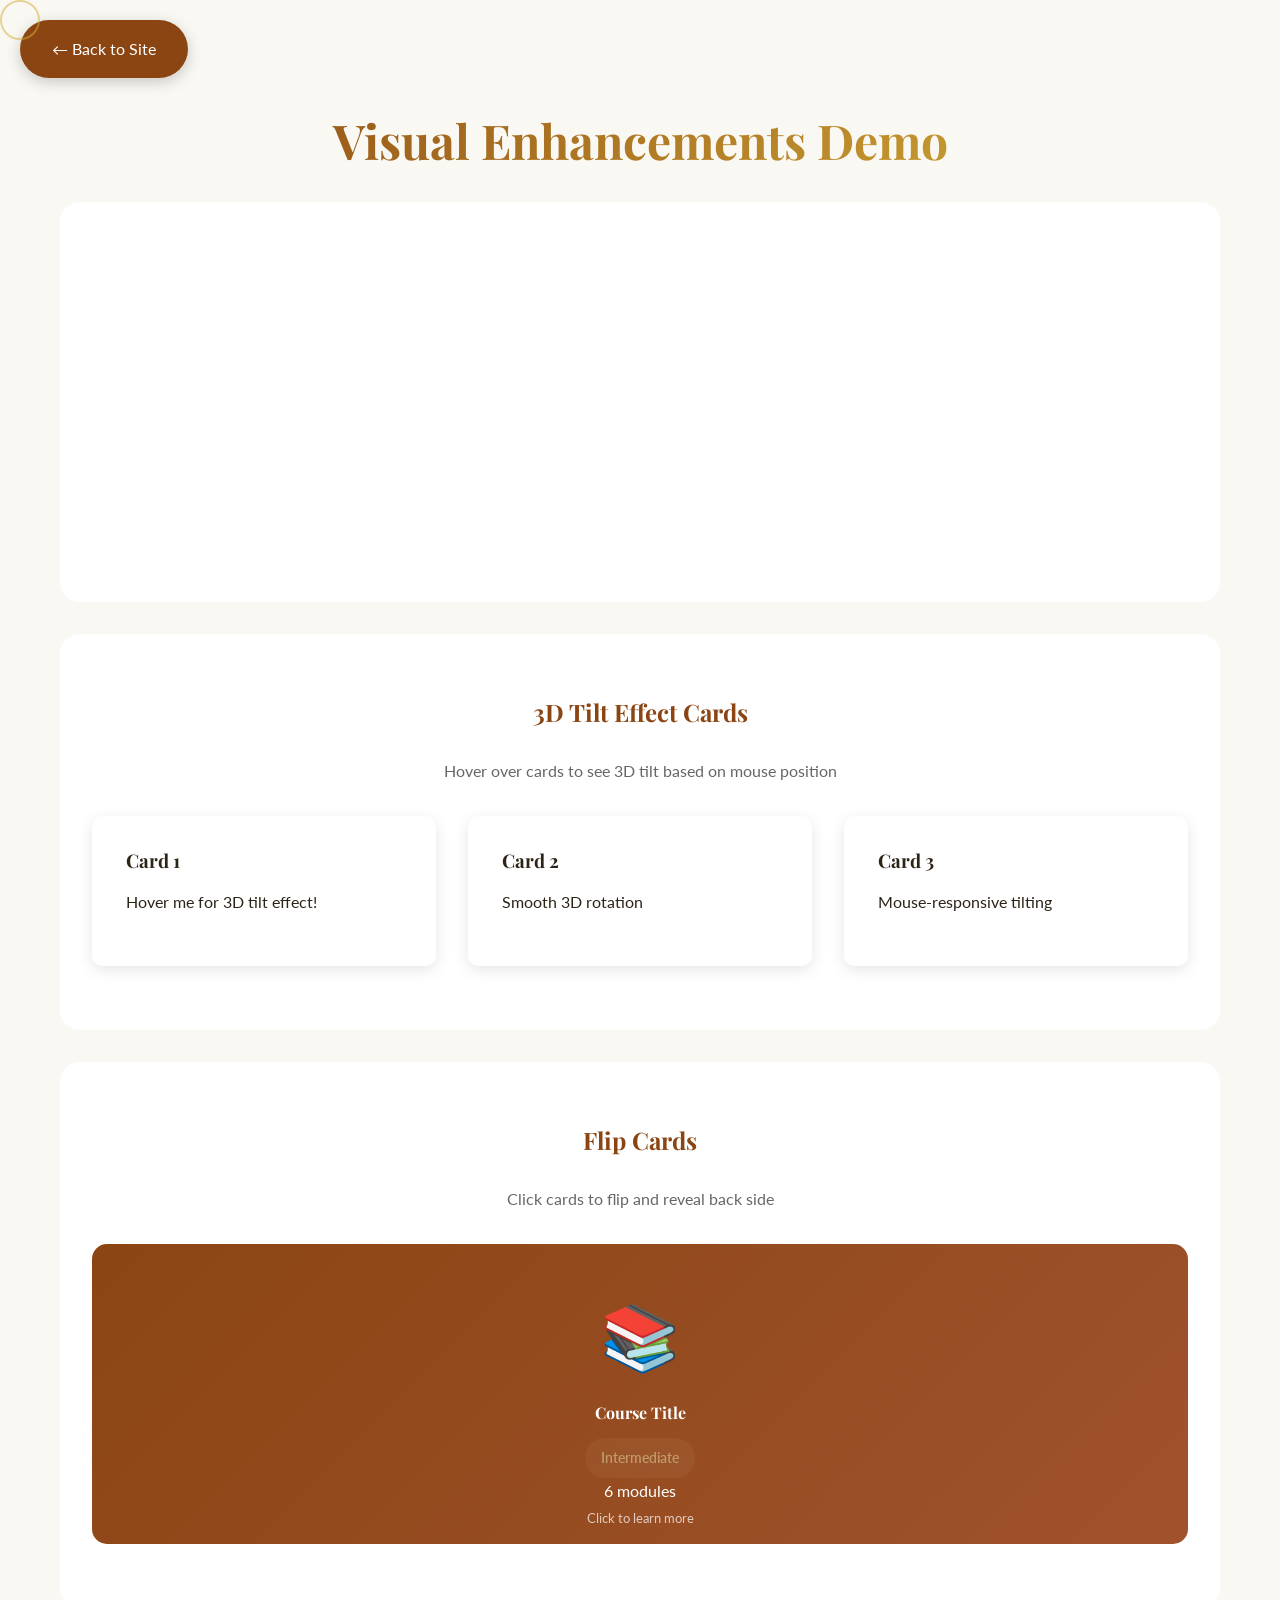
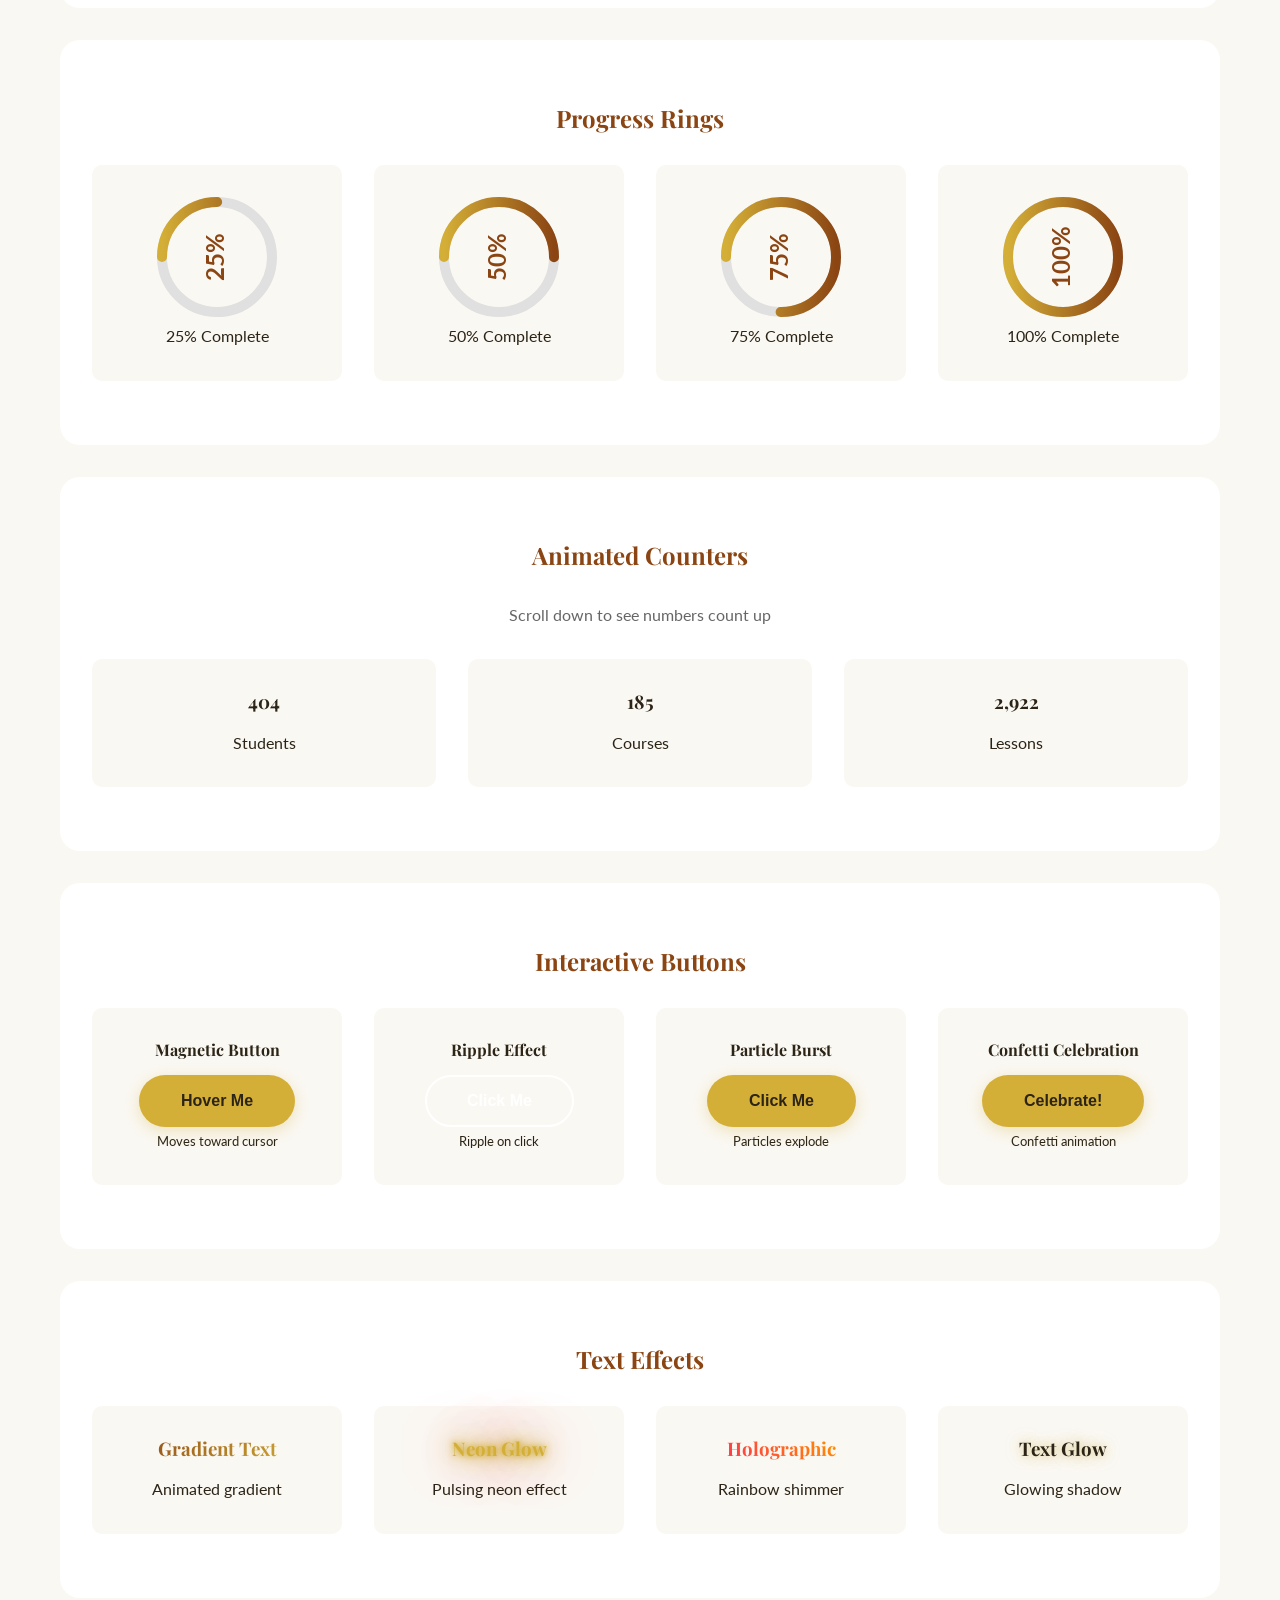
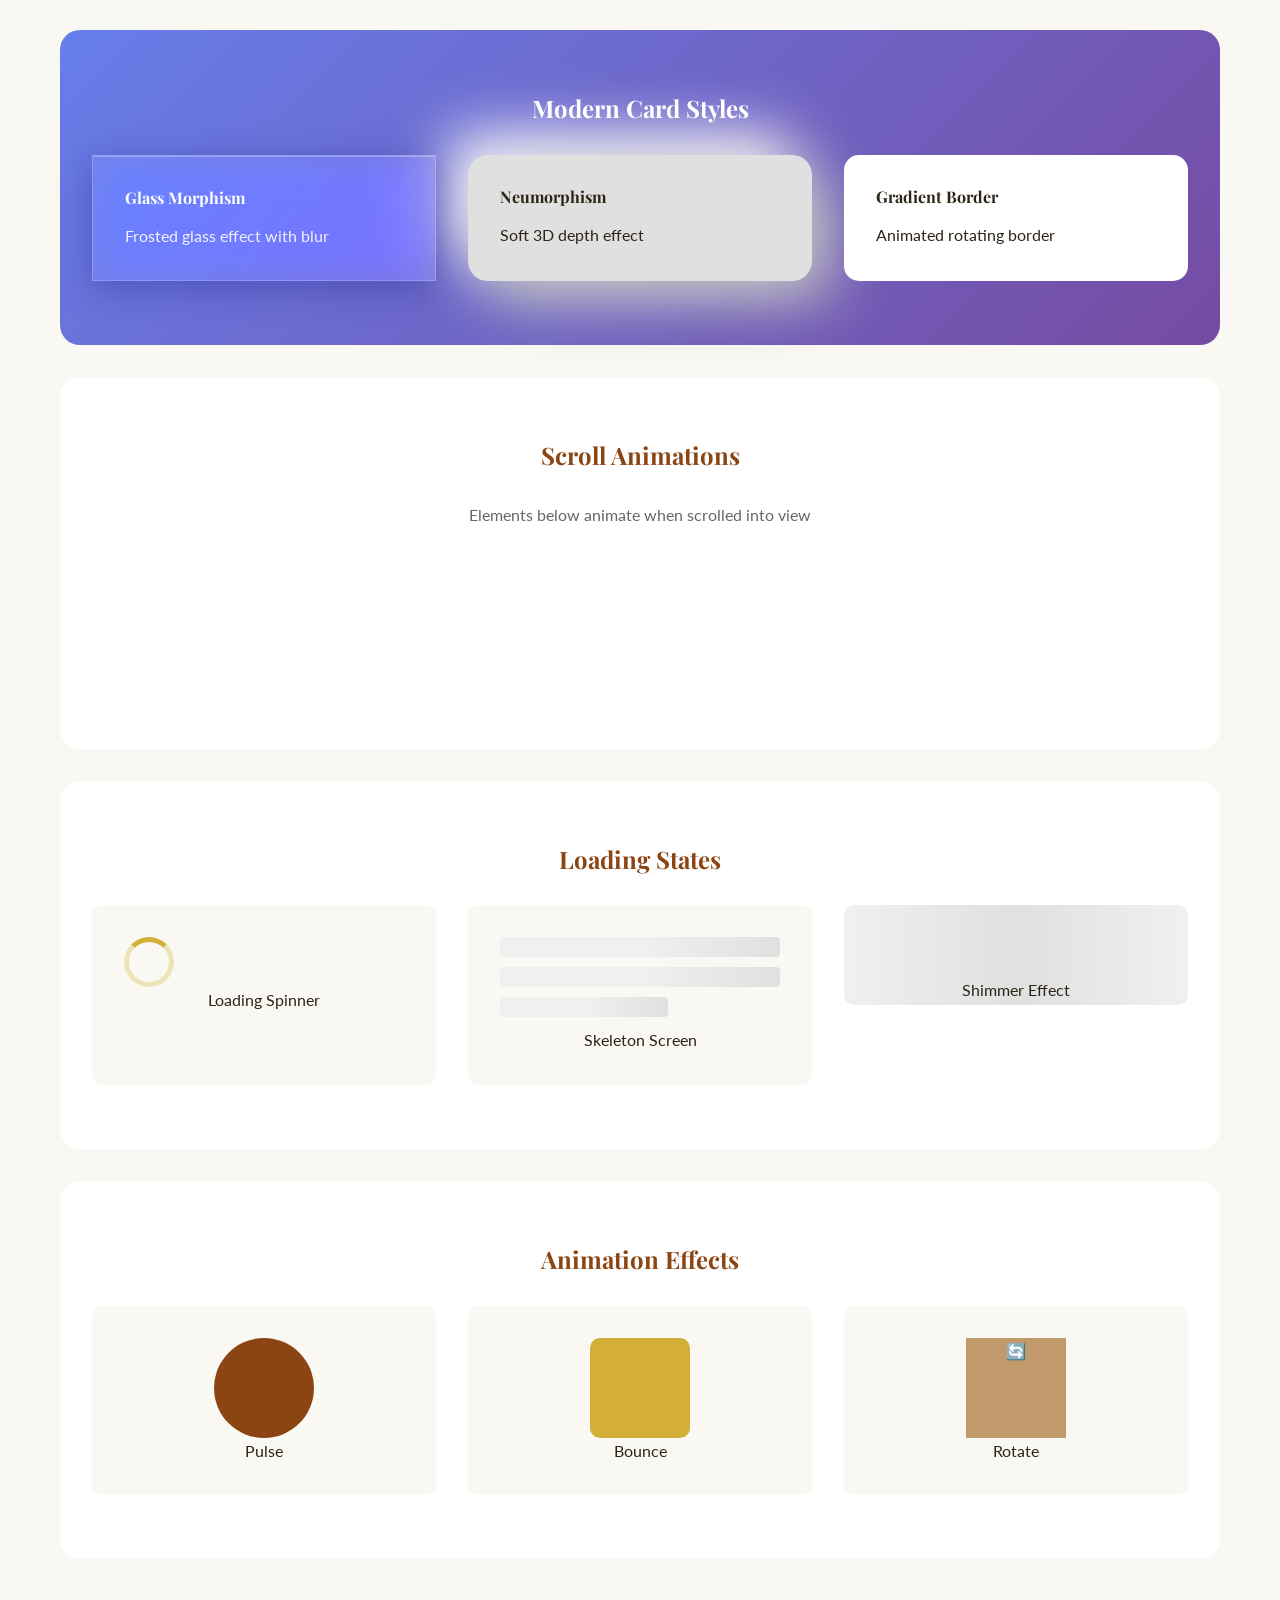
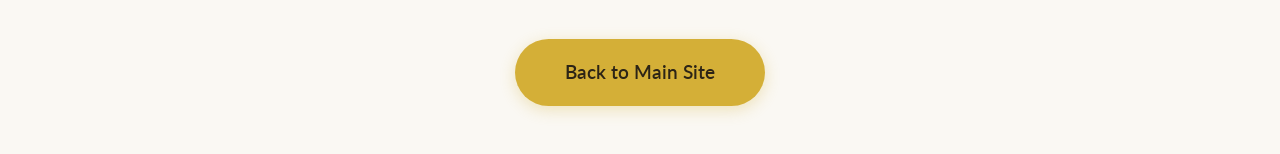
<file: visual-demo.html>
<!DOCTYPE html>
<html lang="en">
<head>
    <meta charset="UTF-8">
    <meta name="viewport" content="width=device-width, initial-scale=1.0">
    <title>Visual Enhancements Demo - MHHA</title>
    <link rel="stylesheet" href="styles.css">
    <link rel="stylesheet" href="visual-enhancements.css">
    <link rel="stylesheet" href="advanced-features.css">
    <link rel="preconnect" href="https://fonts.googleapis.com">
    <link rel="preconnect" href="https://fonts.gstatic.com" crossorigin>
    <link href="https://fonts.googleapis.com/css2?family=Playfair+Display:wght@400;700;900&family=Lato:wght@300;400;700&display=swap" rel="stylesheet">
    <style>
        body {
            background: var(--background-light);
        }

        .demo-section {
            padding: 4rem 2rem;
            margin: 2rem 0;
            background: white;
            border-radius: 20px;
        }

        .demo-section h2 {
            color: var(--primary-color);
            margin-bottom: 2rem;
            text-align: center;
        }

        .demo-grid {
            display: grid;
            grid-template-columns: repeat(auto-fit, minmax(250px, 1fr));
            gap: 2rem;
            margin-top: 2rem;
        }

        .demo-item {
            text-align: center;
            padding: 2rem;
            background: var(--background-light);
            border-radius: 10px;
        }

        .back-link {
            position: fixed;
            top: 20px;
            left: 20px;
            z-index: 1000;
            padding: 1rem 2rem;
            background: var(--primary-color);
            color: white;
            text-decoration: none;
            border-radius: 50px;
            box-shadow: 0 4px 15px rgba(0, 0, 0, 0.2);
        }

        .back-link:hover {
            background: var(--primary-dark);
        }

        .feature-showcase {
            min-height: 200px;
            display: flex;
            align-items: center;
            justify-content: center;
            position: relative;
        }
    </style>
</head>
<body>
    <a href="index.html" class="back-link">← Back to Site</a>

    <div class="container" style="padding-top: 80px;">
        <h1 class="gradient-text" style="text-align: center; font-size: 3rem; margin: 2rem 0;">
            Visual Enhancements Demo
        </h1>

        <!-- Hero with Particles -->
        <section class="demo-section animated-gradient-bg" id="particles-demo" style="min-height: 400px; position: relative;">
            <div style="position: relative; z-index: 2; color: white; text-align: center;">
                <h2 style="color: white; margin-bottom: 1rem;">Particle System</h2>
                <p style="font-size: 1.2rem;">Animated particles with connections</p>
            </div>
        </section>

        <!-- 3D Tilt Cards -->
        <section class="demo-section">
            <h2>3D Tilt Effect Cards</h2>
            <p style="text-align: center; color: #666;">Hover over cards to see 3D tilt based on mouse position</p>
            <div class="demo-grid">
                <div class="course-card hover-lift">
                    <h3>Card 1</h3>
                    <p>Hover me for 3D tilt effect!</p>
                </div>
                <div class="course-card hover-lift">
                    <h3>Card 2</h3>
                    <p>Smooth 3D rotation</p>
                </div>
                <div class="course-card hover-lift">
                    <h3>Card 3</h3>
                    <p>Mouse-responsive tilting</p>
                </div>
            </div>
        </section>

        <!-- Flip Cards -->
        <section class="demo-section">
            <h2>Flip Cards</h2>
            <p style="text-align: center; color: #666;">Click cards to flip and reveal back side</p>
            <div class="demo-grid">
                <div class="course-card-flip">
                    <div class="card-flip-inner">
                        <div class="card-flip-front">
                            <div class="course-icon">📚</div>
                            <h4>Course Title</h4>
                            <p class="course-level">Intermediate</p>
                            <p class="course-modules">6 modules</p>
                            <span class="flip-hint">Click to learn more</span>
                        </div>
                        <div class="card-flip-back">
                            <h4>Course Details</h4>
                            <p>Comprehensive course on restoration history.</p>
                            <ul class="course-highlights">
                                <li>Primary sources</li>
                                <li>Expert instruction</li>
                                <li>Free access</li>
                            </ul>
                            <button class="btn-enroll">Enroll Now</button>
                        </div>
                    </div>
                </div>
            </div>
        </section>

        <!-- Progress Rings -->
        <section class="demo-section">
            <h2>Progress Rings</h2>
            <div class="demo-grid">
                <div class="demo-item">
                    <div class="progress-ring" data-progress="25"></div>
                    <p>25% Complete</p>
                </div>
                <div class="demo-item">
                    <div class="progress-ring" data-progress="50"></div>
                    <p>50% Complete</p>
                </div>
                <div class="demo-item">
                    <div class="progress-ring" data-progress="75"></div>
                    <p>75% Complete</p>
                </div>
                <div class="demo-item">
                    <div class="progress-ring" data-progress="100"></div>
                    <p>100% Complete</p>
                </div>
            </div>
        </section>

        <!-- Animated Counters -->
        <section class="demo-section">
            <h2>Animated Counters</h2>
            <p style="text-align: center; color: #666;">Scroll down to see numbers count up</p>
            <div class="demo-grid">
                <div class="demo-item">
                    <h3 class="stat-number">1234</h3>
                    <p>Students</p>
                </div>
                <div class="demo-item">
                    <h3 class="stat-number">567</h3>
                    <p>Courses</p>
                </div>
                <div class="demo-item">
                    <h3 class="stat-number">8910</h3>
                    <p>Lessons</p>
                </div>
            </div>
        </section>

        <!-- Button Effects -->
        <section class="demo-section">
            <h2>Interactive Buttons</h2>
            <div class="demo-grid">
                <div class="demo-item">
                    <h4>Magnetic Button</h4>
                    <button class="btn btn-primary">Hover Me</button>
                    <p><small>Moves toward cursor</small></p>
                </div>
                <div class="demo-item">
                    <h4>Ripple Effect</h4>
                    <button class="btn btn-secondary">Click Me</button>
                    <p><small>Ripple on click</small></p>
                </div>
                <div class="demo-item">
                    <h4>Particle Burst</h4>
                    <button class="btn btn-primary">Click Me</button>
                    <p><small>Particles explode</small></p>
                </div>
                <div class="demo-item">
                    <h4>Confetti Celebration</h4>
                    <button class="btn btn-primary" data-course-complete>Celebrate!</button>
                    <p><small>Confetti animation</small></p>
                </div>
            </div>
        </section>

        <!-- Text Effects -->
        <section class="demo-section">
            <h2>Text Effects</h2>
            <div class="demo-grid">
                <div class="demo-item">
                    <h3 class="gradient-text">Gradient Text</h3>
                    <p>Animated gradient</p>
                </div>
                <div class="demo-item">
                    <h3 class="neon-glow">Neon Glow</h3>
                    <p>Pulsing neon effect</p>
                </div>
                <div class="demo-item">
                    <h3 class="holographic">Holographic</h3>
                    <p>Rainbow shimmer</p>
                </div>
                <div class="demo-item">
                    <h3 class="text-glow">Text Glow</h3>
                    <p>Glowing shadow</p>
                </div>
            </div>
        </section>

        <!-- Glass & Neuro Cards -->
        <section class="demo-section" style="background: linear-gradient(135deg, #667eea 0%, #764ba2 100%);">
            <h2 style="color: white;">Modern Card Styles</h2>
            <div class="demo-grid">
                <div class="glass-card" style="padding: 2rem;">
                    <h4 style="color: white;">Glass Morphism</h4>
                    <p style="color: rgba(255,255,255,0.9);">Frosted glass effect with blur</p>
                </div>
                <div class="neuro-card" style="padding: 2rem;">
                    <h4>Neumorphism</h4>
                    <p>Soft 3D depth effect</p>
                </div>
                <div class="gradient-border-card" style="padding: 2rem;">
                    <h4>Gradient Border</h4>
                    <p>Animated rotating border</p>
                </div>
            </div>
        </section>

        <!-- Scroll Animations -->
        <section class="demo-section">
            <h2>Scroll Animations</h2>
            <p style="text-align: center; color: #666;">Elements below animate when scrolled into view</p>
            <div class="demo-grid">
                <div class="scroll-animate">
                    <div class="demo-item">
                        <h4>Fade In</h4>
                        <p>Appears from bottom</p>
                    </div>
                </div>
                <div class="scroll-animate">
                    <div class="demo-item">
                        <h4>Smooth Entry</h4>
                        <p>Fades and slides</p>
                    </div>
                </div>
                <div class="scroll-animate">
                    <div class="demo-item">
                        <h4>Reveal Effect</h4>
                        <p>Animated reveal</p>
                    </div>
                </div>
            </div>
        </section>

        <!-- Loading States -->
        <section class="demo-section">
            <h2>Loading States</h2>
            <div class="demo-grid">
                <div class="demo-item">
                    <div class="loading-spinner"></div>
                    <p>Loading Spinner</p>
                </div>
                <div class="demo-item">
                    <div class="skeleton" style="height: 20px; margin-bottom: 10px;"></div>
                    <div class="skeleton" style="height: 20px; margin-bottom: 10px;"></div>
                    <div class="skeleton" style="height: 20px; width: 60%;"></div>
                    <p style="margin-top: 10px;">Skeleton Screen</p>
                </div>
                <div class="demo-item shimmer" style="background: linear-gradient(to right, #f0f0f0 0%, #e0e0e0 50%, #f0f0f0 100%); height: 100px;">
                    <p style="padding-top: 40px;">Shimmer Effect</p>
                </div>
            </div>
        </section>

        <!-- Animations -->
        <section class="demo-section">
            <h2>Animation Effects</h2>
            <div class="demo-grid">
                <div class="demo-item">
                    <div class="pulse" style="width: 100px; height: 100px; background: var(--primary-color); border-radius: 50%; margin: 0 auto;"></div>
                    <p>Pulse</p>
                </div>
                <div class="demo-item">
                    <div class="bounce" style="width: 100px; height: 100px; background: var(--secondary-color); border-radius: 10px; margin: 0 auto;"></div>
                    <p>Bounce</p>
                </div>
                <div class="demo-item">
                    <div class="rotate-slow" style="width: 100px; height: 100px; background: var(--accent-color); margin: 0 auto;">🔄</div>
                    <p>Rotate</p>
                </div>
            </div>
        </section>

        <div style="text-align: center; padding: 3rem 0;">
            <a href="index.html" class="btn btn-primary" style="font-size: 1.2rem; padding: 1rem 3rem;">
                Back to Main Site
            </a>
        </div>
    </div>

    <script src="visual-enhancements.js"></script>
    <script src="advanced-features.js"></script>

    <script>
        // Initialize particle system for demo
        if (window.ParticleSystem) {
            new ParticleSystem('#particles-demo', {
                particleCount: 80,
                particleColor: 'rgba(255, 255, 255, 0.8)',
                connectionDistance: 150
            });
        }

        // Initialize flip cards
        if (window.FlipCards) {
            FlipCards.init('.course-card-flip');
        }

        // Initialize progress rings
        if (window.ProgressRing) {
            ProgressRing.init();
        }

        // Initialize animated counters
        if (window.AnimatedCounter) {
            AnimatedCounter.init();
        }

        console.log('✨ Visual Demo Loaded!');
    </script>
</body>
</html>
</file>
<file: styles.css>
/* ===================================
   Reset and Base Styles
   =================================== */

* {
    margin: 0;
    padding: 0;
    box-sizing: border-box;
}

:root {
    --primary-color: #8B4513;
    --primary-dark: #5D2F0F;
    --primary-light: #A0522D;
    --secondary-color: #D4AF37;
    --accent-color: #C19A6B;
    --text-dark: #2C2416;
    --text-light: #F5F5DC;
    --background-light: #FAF8F3;
    --background-dark: #3E2723;
    --white: #FFFFFF;
    --shadow: rgba(0, 0, 0, 0.1);
    --shadow-dark: rgba(0, 0, 0, 0.3);

    --font-heading: 'Playfair Display', serif;
    --font-body: 'Lato', sans-serif;

    --transition-fast: 0.3s ease;
    --transition-medium: 0.5s ease;
    --transition-slow: 0.8s ease;
}

html {
    scroll-behavior: smooth;
    font-size: 16px;
}

body {
    font-family: var(--font-body);
    line-height: 1.6;
    color: var(--text-dark);
    background-color: var(--white);
    overflow-x: hidden;
}

.container {
    max-width: 1200px;
    margin: 0 auto;
    padding: 0 20px;
}

section {
    padding: 80px 0;
}

/* ===================================
   Typography
   =================================== */

h1, h2, h3, h4, h5, h6 {
    font-family: var(--font-heading);
    font-weight: 700;
    line-height: 1.2;
    margin-bottom: 1rem;
}

.section-title {
    font-size: 2.5rem;
    text-align: center;
    margin-bottom: 1rem;
    color: var(--text-dark);
    position: relative;
}

.section-title.light {
    color: var(--text-light);
}

.title-underline {
    width: 80px;
    height: 4px;
    background: linear-gradient(to right, var(--primary-color), var(--secondary-color));
    margin: 0 auto 3rem;
    border-radius: 2px;
}

.lead {
    font-size: 1.2rem;
    font-weight: 300;
    margin-bottom: 1.5rem;
    color: var(--primary-dark);
}

/* ===================================
   Navigation
   =================================== */

.navbar {
    position: fixed;
    top: 0;
    width: 100%;
    background-color: rgba(255, 255, 255, 0.95);
    box-shadow: 0 2px 20px var(--shadow);
    z-index: 1000;
    transition: all var(--transition-fast);
    backdrop-filter: blur(10px);
}

.navbar.scrolled {
    background-color: rgba(255, 255, 255, 0.98);
    box-shadow: 0 4px 30px var(--shadow-dark);
}

.nav-container {
    max-width: 1200px;
    margin: 0 auto;
    padding: 0 20px;
    display: flex;
    justify-content: space-between;
    align-items: center;
    height: 70px;
}

.nav-logo h2 {
    font-family: var(--font-heading);
    font-size: 1.8rem;
    color: var(--primary-color);
    margin: 0;
    letter-spacing: 2px;
}

.nav-menu {
    display: flex;
    list-style: none;
    gap: 2rem;
}

.nav-link {
    text-decoration: none;
    color: var(--text-dark);
    font-weight: 500;
    font-size: 0.95rem;
    transition: color var(--transition-fast);
    position: relative;
    padding: 5px 0;
}

.nav-link::after {
    content: '';
    position: absolute;
    bottom: 0;
    left: 0;
    width: 0;
    height: 2px;
    background: var(--primary-color);
    transition: width var(--transition-fast);
}

.nav-link:hover {
    color: var(--primary-color);
}

.nav-link:hover::after {
    width: 100%;
}

.hamburger {
    display: none;
    flex-direction: column;
    cursor: pointer;
    gap: 4px;
}

.hamburger span {
    width: 25px;
    height: 3px;
    background-color: var(--primary-color);
    transition: all var(--transition-fast);
    border-radius: 2px;
}

/* ===================================
   Hero Section
   =================================== */

.hero {
    height: 100vh;
    background: linear-gradient(135deg, var(--primary-dark) 0%, var(--primary-color) 50%, var(--accent-color) 100%);
    position: relative;
    display: flex;
    align-items: center;
    justify-content: center;
    overflow: hidden;
}

.hero::before {
    content: '';
    position: absolute;
    top: 0;
    left: 0;
    right: 0;
    bottom: 0;
    background-image:
        radial-gradient(circle at 20% 50%, rgba(212, 175, 55, 0.1) 0%, transparent 50%),
        radial-gradient(circle at 80% 80%, rgba(139, 69, 19, 0.1) 0%, transparent 50%);
    animation: heroPattern 20s ease-in-out infinite;
}

@keyframes heroPattern {
    0%, 100% { opacity: 1; transform: scale(1); }
    50% { opacity: 0.8; transform: scale(1.05); }
}

.hero-overlay {
    position: absolute;
    top: 0;
    left: 0;
    right: 0;
    bottom: 0;
    background: rgba(0, 0, 0, 0.3);
}

.hero-content {
    position: relative;
    z-index: 2;
    text-align: center;
    color: var(--white);
    padding: 0 20px;
}

.hero-title {
    font-size: 4rem;
    font-weight: 900;
    margin-bottom: 1rem;
    text-shadow: 2px 4px 8px rgba(0, 0, 0, 0.3);
    letter-spacing: 2px;
}

.hero-subtitle {
    font-size: 1.5rem;
    font-weight: 300;
    margin-bottom: 2rem;
    text-shadow: 1px 2px 4px rgba(0, 0, 0, 0.3);
}

.hero-buttons {
    display: flex;
    gap: 1rem;
    justify-content: center;
    flex-wrap: wrap;
}

/* Animations */
.fade-in {
    animation: fadeInUp 1s ease-out;
}

.fade-in-delay {
    animation: fadeInUp 1s ease-out 0.3s backwards;
}

.fade-in-delay-2 {
    animation: fadeInUp 1s ease-out 0.6s backwards;
}

@keyframes fadeInUp {
    from {
        opacity: 0;
        transform: translateY(30px);
    }
    to {
        opacity: 1;
        transform: translateY(0);
    }
}

/* Scroll Indicator */
.scroll-indicator {
    position: absolute;
    bottom: 30px;
    left: 50%;
    transform: translateX(-50%);
    z-index: 2;
}

.mouse {
    width: 30px;
    height: 50px;
    border: 2px solid var(--white);
    border-radius: 15px;
    display: flex;
    justify-content: center;
    padding-top: 8px;
}

.wheel {
    width: 4px;
    height: 10px;
    background-color: var(--white);
    border-radius: 2px;
    animation: scroll 2s infinite;
}

@keyframes scroll {
    0% { opacity: 1; transform: translateY(0); }
    100% { opacity: 0; transform: translateY(20px); }
}

/* ===================================
   Buttons
   =================================== */

.btn {
    display: inline-block;
    padding: 15px 40px;
    font-size: 1rem;
    font-weight: 600;
    text-decoration: none;
    border-radius: 50px;
    transition: all var(--transition-fast);
    cursor: pointer;
    border: 2px solid transparent;
    text-align: center;
}

.btn-primary {
    background-color: var(--secondary-color);
    color: var(--text-dark);
    box-shadow: 0 4px 15px rgba(212, 175, 55, 0.3);
}

.btn-primary:hover {
    background-color: var(--white);
    color: var(--primary-color);
    transform: translateY(-2px);
    box-shadow: 0 6px 20px rgba(212, 175, 55, 0.4);
}

.btn-secondary {
    background-color: transparent;
    color: var(--white);
    border: 2px solid var(--white);
}

.btn-secondary:hover {
    background-color: var(--white);
    color: var(--primary-color);
    transform: translateY(-2px);
}

.btn-full {
    width: 100%;
}

/* ===================================
   About Section
   =================================== */

.about {
    background-color: var(--background-light);
}

.about-grid {
    display: grid;
    grid-template-columns: 1fr 1fr;
    gap: 4rem;
    align-items: center;
}

.about-image-container {
    position: relative;
}

.about-image-placeholder {
    background: linear-gradient(135deg, var(--primary-light), var(--accent-color));
    border-radius: 10px;
    overflow: hidden;
    box-shadow: 0 10px 40px var(--shadow-dark);
    aspect-ratio: 3/4;
}

.image-frame {
    width: 100%;
    height: 100%;
    display: flex;
    align-items: center;
    justify-content: center;
    padding: 40px;
    background: rgba(255, 255, 255, 0.1);
}

.portrait-silhouette {
    width: 60%;
    height: 80%;
    background: rgba(0, 0, 0, 0.2);
    border-radius: 50% 50% 45% 45%;
    position: relative;
}

.portrait-silhouette::before {
    content: '';
    position: absolute;
    top: 20%;
    left: 50%;
    transform: translateX(-50%);
    width: 40%;
    height: 30%;
    background: rgba(0, 0, 0, 0.15);
    border-radius: 50%;
}

.about-content h3 {
    font-size: 2rem;
    color: var(--primary-color);
    margin-bottom: 1.5rem;
}

.about-content p {
    margin-bottom: 1.2rem;
    color: var(--text-dark);
    line-height: 1.8;
}

.stats-grid {
    display: grid;
    grid-template-columns: repeat(4, 1fr);
    gap: 1.5rem;
    margin-top: 2rem;
}

.stat-item {
    text-align: center;
    padding: 1.5rem;
    background-color: var(--white);
    border-radius: 10px;
    box-shadow: 0 4px 15px var(--shadow);
    transition: transform var(--transition-fast);
}

.stat-item:hover {
    transform: translateY(-5px);
}

.stat-item h4 {
    font-size: 2rem;
    color: var(--primary-color);
    margin-bottom: 0.5rem;
}

.stat-item p {
    font-size: 0.9rem;
    color: var(--text-dark);
    margin: 0;
}

/* ===================================
   Timeline Section
   =================================== */

.timeline-section {
    background: linear-gradient(135deg, var(--primary-dark), var(--background-dark));
    color: var(--text-light);
}

.timeline {
    position: relative;
    max-width: 800px;
    margin: 0 auto;
    padding: 2rem 0;
}

.timeline::before {
    content: '';
    position: absolute;
    left: 50%;
    top: 0;
    bottom: 0;
    width: 2px;
    background: var(--secondary-color);
    transform: translateX(-50%);
}

.timeline-item {
    position: relative;
    margin-bottom: 3rem;
    display: flex;
    justify-content: flex-end;
    padding-right: 50%;
}

.timeline-item:nth-child(even) {
    justify-content: flex-start;
    padding-right: 0;
    padding-left: 50%;
}

.timeline-marker {
    position: absolute;
    left: 50%;
    top: 0;
    transform: translateX(-50%);
    width: 20px;
    height: 20px;
    background-color: var(--secondary-color);
    border: 4px solid var(--background-dark);
    border-radius: 50%;
    z-index: 2;
    transition: all var(--transition-fast);
}

.timeline-item:hover .timeline-marker {
    transform: translateX(-50%) scale(1.3);
    box-shadow: 0 0 20px var(--secondary-color);
}

.timeline-content {
    background-color: rgba(255, 255, 255, 0.1);
    padding: 1.5rem;
    border-radius: 10px;
    margin-right: 2rem;
    backdrop-filter: blur(10px);
    border: 1px solid rgba(255, 255, 255, 0.2);
    transition: all var(--transition-fast);
}

.timeline-item:nth-child(even) .timeline-content {
    margin-right: 0;
    margin-left: 2rem;
}

.timeline-content:hover {
    background-color: rgba(255, 255, 255, 0.15);
    transform: scale(1.02);
}

.timeline-content h3 {
    color: var(--secondary-color);
    font-size: 1.8rem;
    margin-bottom: 0.5rem;
}

.timeline-content h4 {
    color: var(--text-light);
    font-size: 1.3rem;
    margin-bottom: 0.8rem;
}

.timeline-content p {
    color: rgba(245, 245, 220, 0.9);
    line-height: 1.6;
}

/* ===================================
   Legacy Section
   =================================== */

.legacy {
    background-color: var(--white);
}

.legacy-grid {
    display: grid;
    grid-template-columns: repeat(auto-fit, minmax(250px, 1fr));
    gap: 2rem;
}

.legacy-card {
    background-color: var(--background-light);
    padding: 2rem;
    border-radius: 10px;
    text-align: center;
    transition: all var(--transition-medium);
    border: 2px solid transparent;
}

.legacy-card:hover {
    transform: translateY(-10px);
    box-shadow: 0 10px 30px var(--shadow-dark);
    border-color: var(--secondary-color);
}

.legacy-icon {
    width: 80px;
    height: 80px;
    margin: 0 auto 1.5rem;
    color: var(--primary-color);
    transition: all var(--transition-medium);
}

.legacy-card:hover .legacy-icon {
    transform: rotateY(360deg);
    color: var(--secondary-color);
}

.legacy-card h3 {
    font-size: 1.5rem;
    color: var(--primary-color);
    margin-bottom: 1rem;
}

.legacy-card p {
    color: var(--text-dark);
    line-height: 1.7;
}

/* ===================================
   Visit Section
   =================================== */

.visit {
    background: linear-gradient(to bottom, var(--background-dark), var(--primary-dark));
    color: var(--text-light);
}

.visit-grid {
    display: grid;
    grid-template-columns: 1fr 1fr;
    gap: 3rem;
    align-items: start;
}

.visit-info h3 {
    font-size: 2rem;
    color: var(--secondary-color);
    margin-bottom: 1rem;
}

.visit-info > p {
    font-size: 1.1rem;
    margin-bottom: 2rem;
    line-height: 1.8;
}

.visit-details {
    margin-bottom: 2rem;
}

.detail-item {
    background-color: rgba(255, 255, 255, 0.1);
    padding: 1.5rem;
    border-radius: 8px;
    margin-bottom: 1rem;
    border-left: 4px solid var(--secondary-color);
    transition: all var(--transition-fast);
}

.detail-item:hover {
    background-color: rgba(255, 255, 255, 0.15);
    transform: translateX(10px);
}

.detail-item h4 {
    color: var(--secondary-color);
    font-size: 1.3rem;
    margin-bottom: 0.3rem;
}

.detail-item p {
    margin-bottom: 0.5rem;
}

.detail-description {
    font-size: 0.95rem;
    opacity: 0.9;
}

.visit-map {
    position: relative;
}

.map-placeholder {
    background: linear-gradient(135deg, var(--accent-color), var(--primary-light));
    border-radius: 10px;
    height: 500px;
    display: flex;
    align-items: center;
    justify-content: center;
    box-shadow: 0 10px 40px var(--shadow-dark);
}

.map-overlay {
    text-align: center;
    color: var(--white);
}

.map-overlay svg {
    width: 80px;
    height: 80px;
    margin-bottom: 1rem;
    filter: drop-shadow(0 4px 8px rgba(0, 0, 0, 0.3));
}

.map-overlay p {
    font-size: 1.3rem;
    font-weight: 600;
}

/* ===================================
   Membership Section
   =================================== */

.membership {
    background-color: var(--background-light);
}

.membership-content {
    display: grid;
    grid-template-columns: 1fr 1fr;
    gap: 4rem;
}

.membership-info h3 {
    font-size: 2rem;
    color: var(--primary-color);
    margin-bottom: 1rem;
}

.membership-info > p {
    font-size: 1.1rem;
    margin-bottom: 2rem;
    line-height: 1.8;
}

.benefits-list {
    list-style: none;
}

.benefits-list li {
    display: flex;
    align-items: center;
    gap: 1rem;
    margin-bottom: 1rem;
    font-size: 1.05rem;
    line-height: 1.6;
}

.benefits-list svg {
    width: 24px;
    height: 24px;
    color: var(--secondary-color);
    flex-shrink: 0;
}

.membership-form {
    background-color: var(--white);
    padding: 2.5rem;
    border-radius: 10px;
    box-shadow: 0 10px 40px var(--shadow);
}

.membership-form h3 {
    font-size: 1.8rem;
    color: var(--primary-color);
    margin-bottom: 1.5rem;
    text-align: center;
}

.form-group {
    position: relative;
    margin-bottom: 1.5rem;
}

.form-group input,
.form-group textarea,
.form-group select {
    width: 100%;
    padding: 12px 15px;
    font-size: 1rem;
    font-family: var(--font-body);
    border: 2px solid #ddd;
    border-radius: 8px;
    outline: none;
    transition: all var(--transition-fast);
    background-color: var(--white);
}

.form-group input:focus,
.form-group textarea:focus,
.form-group select:focus {
    border-color: var(--primary-color);
    box-shadow: 0 0 0 3px rgba(139, 69, 19, 0.1);
}

.form-group label {
    position: absolute;
    left: 15px;
    top: 12px;
    color: #999;
    font-size: 1rem;
    transition: all var(--transition-fast);
    pointer-events: none;
    background-color: var(--white);
    padding: 0 5px;
}

.form-group input:focus + label,
.form-group textarea:focus + label,
.form-group select:focus + label,
.form-group input:not(:placeholder-shown) + label,
.form-group textarea:not(:placeholder-shown) + label,
.form-group select:valid + label {
    top: -10px;
    font-size: 0.85rem;
    color: var(--primary-color);
}

.form-group select + label {
    top: -10px;
    font-size: 0.85rem;
    color: var(--primary-color);
}

textarea {
    resize: vertical;
    min-height: 100px;
}

/* ===================================
   Association About Section
   =================================== */

.association-content {
    display: grid;
    grid-template-columns: 2fr 1fr;
    gap: 3rem;
    margin-top: 2rem;
}

.association-main h3,
.association-approach h3 {
    color: var(--primary-color);
    font-size: 1.8rem;
    margin-bottom: 1.5rem;
}

.approach-list {
    list-style: none;
    padding: 0;
}

.approach-list li {
    padding: 1rem;
    margin-bottom: 1rem;
    background-color: var(--white);
    border-left: 4px solid var(--secondary-color);
    border-radius: 4px;
    box-shadow: 0 2px 8px var(--shadow);
}

.approach-list strong {
    color: var(--primary-color);
    display: block;
    margin-bottom: 0.3rem;
}

/* ===================================
   Publications Section
   =================================== */

.publications {
    background: linear-gradient(135deg, var(--primary-dark), var(--background-dark));
    color: var(--text-light);
}

.section-intro {
    text-align: center;
    font-size: 1.15rem;
    max-width: 800px;
    margin: 0 auto 3rem;
    opacity: 0.95;
}

.category-heading {
    text-align: center;
    color: var(--secondary-color);
    font-size: 1.8rem;
    margin: 3rem 0 2rem;
}

.publications-grid {
    display: grid;
    grid-template-columns: repeat(auto-fit, minmax(280px, 1fr));
    gap: 2rem;
    margin-bottom: 3rem;
}

.publication-category {
    background-color: rgba(255, 255, 255, 0.1);
    padding: 2rem;
    border-radius: 10px;
    backdrop-filter: blur(10px);
    border: 1px solid rgba(255, 255, 255, 0.2);
    transition: all var(--transition-medium);
    cursor: pointer;
}

.publication-category:hover {
    background-color: rgba(255, 255, 255, 0.15);
    transform: translateY(-5px);
    box-shadow: 0 10px 30px rgba(0, 0, 0, 0.3);
}

.publication-category h4 {
    color: var(--secondary-color);
    font-size: 1.3rem;
    margin-bottom: 1rem;
}

.publication-category p {
    font-size: 0.95rem;
    line-height: 1.6;
    opacity: 0.9;
}

.publication-cta {
    background-color: rgba(255, 255, 255, 0.05);
    padding: 3rem;
    border-radius: 10px;
    text-align: center;
    margin-top: 2rem;
}

.publication-cta h3 {
    color: var(--secondary-color);
    font-size: 2rem;
    margin-bottom: 1rem;
}

.publication-cta p {
    font-size: 1.1rem;
    margin-bottom: 1.5rem;
    opacity: 0.9;
}

/* ===================================
   Courses Section
   =================================== */

.courses {
    background-color: var(--background-light);
}

.course-category-title {
    color: var(--primary-color);
    font-size: 1.8rem;
    margin: 3rem 0 1.5rem;
    border-bottom: 2px solid var(--secondary-color);
    padding-bottom: 0.5rem;
}

.courses-grid {
    display: grid;
    grid-template-columns: repeat(auto-fit, minmax(300px, 1fr));
    gap: 2rem;
    margin-bottom: 3rem;
}

.course-card {
    background-color: var(--white);
    padding: 2rem;
    border-radius: 10px;
    box-shadow: 0 4px 15px var(--shadow);
    transition: all var(--transition-medium);
    border: 2px solid transparent;
}

.course-card:hover {
    transform: translateY(-5px);
    box-shadow: 0 8px 25px var(--shadow-dark);
    border-color: var(--secondary-color);
}

.course-card h4 {
    color: var(--primary-color);
    font-size: 1.4rem;
    margin-bottom: 1rem;
}

.course-card p {
    color: var(--text-dark);
    line-height: 1.7;
    margin-bottom: 1rem;
}

.course-level {
    display: inline-block;
    color: var(--accent-color);
    font-size: 0.9rem;
    font-weight: 600;
    padding: 0.5rem 1rem;
    background-color: rgba(193, 154, 107, 0.1);
    border-radius: 20px;
}

/* ===================================
   Martin Harris Section (Combined)
   =================================== */

.harris-section {
    background: linear-gradient(to bottom, var(--background-dark), var(--primary-dark));
    color: var(--text-light);
}

.harris-intro {
    max-width: 900px;
    margin: 0 auto 3rem;
    text-align: center;
}

.harris-intro .lead {
    font-size: 1.2rem;
    line-height: 1.8;
}

.harris-content-grid {
    display: grid;
    grid-template-columns: 1fr 2fr;
    gap: 3rem;
    margin-bottom: 4rem;
    background-color: rgba(255, 255, 255, 0.05);
    padding: 3rem;
    border-radius: 10px;
}

.harris-image-container {
    position: relative;
}

.harris-bio h3 {
    color: var(--secondary-color);
    font-size: 2rem;
    margin-bottom: 1.5rem;
}

.harris-bio p {
    margin-bottom: 1.2rem;
    line-height: 1.8;
    opacity: 0.95;
}

.harris-timeline-container {
    margin: 4rem 0;
}

.timeline-section-title {
    text-align: center;
    color: var(--secondary-color);
    font-size: 2rem;
    margin-bottom: 3rem;
}

.harris-testimonies,
.harris-stories {
    margin: 4rem 0;
}

.section-subtitle {
    text-align: center;
    color: var(--secondary-color);
    font-size: 2rem;
    margin-bottom: 1.5rem;
}

.testimonies-intro-text,
.stories-intro-text {
    max-width: 900px;
    margin: 0 auto 3rem;
    text-align: center;
    font-size: 1.1rem;
    line-height: 1.8;
    opacity: 0.95;
}

/* ===================================
   Resources Section
   =================================== */

.resources {
    background-color: var(--white);
}

.resources-grid {
    display: grid;
    grid-template-columns: repeat(auto-fit, minmax(320px, 1fr));
    gap: 2rem;
}

.resource-card {
    background-color: var(--background-light);
    padding: 2.5rem;
    border-radius: 10px;
    transition: all var(--transition-medium);
    border: 2px solid transparent;
}

.resource-card:hover {
    transform: translateY(-5px);
    box-shadow: 0 10px 30px var(--shadow-dark);
    border-color: var(--secondary-color);
}

.resource-card h3 {
    color: var(--primary-color);
    font-size: 1.5rem;
    margin-bottom: 1rem;
}

.resource-card p {
    color: var(--text-dark);
    line-height: 1.7;
    margin-bottom: 1.5rem;
}

.resource-link {
    color: var(--secondary-color);
    text-decoration: none;
    font-weight: 600;
    transition: color var(--transition-fast);
}

.resource-link:hover {
    color: var(--primary-color);
}

/* ===================================
   Footer
   =================================== */

.footer {
    background-color: var(--text-dark);
    color: var(--text-light);
    padding: 60px 0 20px;
}

.footer-grid {
    display: grid;
    grid-template-columns: repeat(auto-fit, minmax(250px, 1fr));
    gap: 2rem;
    margin-bottom: 2rem;
}

.footer-section h3,
.footer-section h4 {
    color: var(--secondary-color);
    margin-bottom: 1rem;
}

.footer-section p {
    line-height: 1.8;
    margin-bottom: 1rem;
    opacity: 0.9;
}

.footer-section ul {
    list-style: none;
}

.footer-section ul li {
    margin-bottom: 0.8rem;
}

.footer-section ul li a {
    color: var(--text-light);
    text-decoration: none;
    transition: color var(--transition-fast);
    opacity: 0.9;
}

.footer-section ul li a:hover {
    color: var(--secondary-color);
    opacity: 1;
}

.social-links {
    display: flex;
    gap: 1rem;
    margin-top: 1rem;
}

.social-links a {
    width: 40px;
    height: 40px;
    display: flex;
    align-items: center;
    justify-content: center;
    background-color: rgba(255, 255, 255, 0.1);
    border-radius: 50%;
    color: var(--text-light);
    transition: all var(--transition-fast);
}

.social-links a:hover {
    background-color: var(--secondary-color);
    color: var(--text-dark);
    transform: translateY(-3px);
}

.social-links svg {
    width: 20px;
    height: 20px;
}

.footer-bottom {
    border-top: 1px solid rgba(255, 255, 255, 0.1);
    padding-top: 2rem;
    text-align: center;
}

.footer-bottom p {
    margin-bottom: 0.5rem;
    opacity: 0.8;
}

/* ===================================
   Accessibility & Focus States
   =================================== */

.nav-link:focus,
.btn:focus,
.publication-category:focus,
.course-card:focus,
.resource-card:focus,
input:focus,
textarea:focus,
select:focus {
    outline: 2px solid var(--secondary-color);
    outline-offset: 2px;
}

/* Ensure keyboard users can navigate publication categories */
.publication-category:focus-visible,
.course-card:focus-visible,
.resource-card:focus-visible {
    transform: translateY(-5px);
    box-shadow: 0 10px 30px var(--shadow-dark);
}

/* Skip to main content link for screen readers */
.skip-to-main {
    position: absolute;
    left: -9999px;
    z-index: 999;
}

.skip-to-main:focus {
    left: 50%;
    transform: translateX(-50%);
    top: 10px;
    background-color: var(--primary-color);
    color: var(--white);
    padding: 1rem 2rem;
    border-radius: 4px;
    text-decoration: none;
}

/* ===================================
   Responsive Design
   =================================== */

@media screen and (max-width: 968px) {
    .hero-title {
        font-size: 3rem;
    }

    .about-grid,
    .visit-grid,
    .membership-content,
    .association-content,
    .harris-content-grid {
        grid-template-columns: 1fr;
        gap: 2rem;
    }

    .stats-grid {
        grid-template-columns: repeat(2, 1fr);
    }

    .publications-grid,
    .courses-grid {
        grid-template-columns: repeat(auto-fit, minmax(250px, 1fr));
    }

    .resources-grid {
        grid-template-columns: 1fr;
    }

    .timeline::before {
        left: 20px;
    }

    .timeline-item,
    .timeline-item:nth-child(even) {
        padding-left: 60px;
        padding-right: 0;
        justify-content: flex-start;
    }

    .timeline-marker {
        left: 20px;
    }

    .timeline-content,
    .timeline-item:nth-child(even) .timeline-content {
        margin-left: 0;
        margin-right: 0;
    }
}

@media screen and (max-width: 768px) {
    .nav-menu {
        position: fixed;
        left: -100%;
        top: 70px;
        flex-direction: column;
        background-color: var(--white);
        width: 100%;
        text-align: center;
        transition: left var(--transition-fast);
        box-shadow: 0 10px 27px var(--shadow);
        padding: 2rem 0;
        gap: 0;
    }

    .nav-menu.active {
        left: 0;
    }

    .nav-menu li {
        margin: 1rem 0;
    }

    .hamburger {
        display: flex;
    }

    .hamburger.active span:nth-child(1) {
        transform: rotate(45deg) translate(7px, 7px);
    }

    .hamburger.active span:nth-child(2) {
        opacity: 0;
    }

    .hamburger.active span:nth-child(3) {
        transform: rotate(-45deg) translate(7px, -7px);
    }

    .hero-title {
        font-size: 2.5rem;
    }

    .hero-subtitle {
        font-size: 1.2rem;
    }

    .section-title {
        font-size: 2rem;
    }

    .hero-buttons {
        flex-direction: column;
        align-items: center;
    }

    .stats-grid {
        grid-template-columns: 1fr;
    }

    .publications-grid,
    .courses-grid,
    .resources-grid {
        grid-template-columns: 1fr;
    }

    .course-category-title,
    .category-heading,
    .section-subtitle {
        font-size: 1.5rem;
    }

    section {
        padding: 60px 0;
    }
}

@media screen and (max-width: 480px) {
    .hero-title {
        font-size: 2rem;
    }

    .section-title {
        font-size: 1.8rem;
    }

    .btn {
        padding: 12px 30px;
        font-size: 0.95rem;
    }
}

/* ===================================
   Scroll Animations
   =================================== */

.reveal {
    opacity: 0;
    transform: translateY(30px);
    transition: all var(--transition-slow);
}

.reveal.active {
    opacity: 1;
    transform: translateY(0);
}
</file>
<file: courses-enhanced.css>
/* ===================================
   COURSES ENHANCED UI COMPONENTS
   Martin Harris Historical Association
   Advanced Course Interface with Modern Effects
   =================================== */

/* ===================================
   Custom Properties & Variables
   =================================== */
:root {
    /* Enhanced Color Palette */
    --course-gradient-1: linear-gradient(135deg, #8B4513 0%, #A0522D 100%);
    --course-gradient-2: linear-gradient(135deg, #D4AF37 0%, #F0E68C 100%);
    --course-gradient-3: linear-gradient(135deg, #5D2F0F 0%, #8B4513 100%);
    --course-glass-bg: rgba(255, 255, 255, 0.1);
    --course-glass-border: rgba(255, 255, 255, 0.2);

    /* Difficulty Level Colors */
    --beginner-color: #4CAF50;
    --intermediate-color: #FF9800;
    --advanced-color: #F44336;

    /* Enhanced Shadows */
    --shadow-sm: 0 2px 8px rgba(0, 0, 0, 0.08);
    --shadow-md: 0 4px 16px rgba(0, 0, 0, 0.12);
    --shadow-lg: 0 8px 32px rgba(0, 0, 0, 0.16);
    --shadow-xl: 0 16px 48px rgba(0, 0, 0, 0.24);
    --shadow-glow: 0 0 20px rgba(212, 175, 55, 0.4);

    /* Animation Timings */
    --anim-fast: 0.2s;
    --anim-normal: 0.4s;
    --anim-slow: 0.6s;
    --anim-slower: 0.8s;
}

/* ===================================
   Enhanced Courses Section
   =================================== */
.courses-enhanced {
    position: relative;
    overflow: hidden;
}

/* Animated Background Pattern */
.courses-enhanced::before {
    content: '';
    position: absolute;
    top: 0;
    left: 0;
    right: 0;
    bottom: 0;
    background-image:
        radial-gradient(circle at 20% 30%, rgba(212, 175, 55, 0.08) 0%, transparent 50%),
        radial-gradient(circle at 80% 70%, rgba(139, 69, 19, 0.08) 0%, transparent 50%);
    animation: patternMove 20s ease-in-out infinite;
    pointer-events: none;
}

@keyframes patternMove {
    0%, 100% { transform: translate(0, 0) scale(1); }
    33% { transform: translate(20px, -20px) scale(1.05); }
    66% { transform: translate(-20px, 20px) scale(0.95); }
}

/* ===================================
   Course Filtering & Search System
   =================================== */
.course-filters-container {
    background: linear-gradient(135deg, rgba(255, 255, 255, 0.95), rgba(250, 248, 243, 0.95));
    backdrop-filter: blur(10px);
    padding: 2rem;
    border-radius: 20px;
    box-shadow: var(--shadow-lg);
    margin-bottom: 3rem;
    border: 1px solid rgba(212, 175, 55, 0.2);
}

.course-search-wrapper {
    position: relative;
    margin-bottom: 2rem;
}

.course-search {
    width: 100%;
    padding: 1.2rem 3.5rem 1.2rem 3.5rem;
    font-size: 1.1rem;
    border: 2px solid transparent;
    border-radius: 50px;
    background: white;
    box-shadow: var(--shadow-md);
    transition: all var(--anim-normal);
    font-family: var(--font-body);
}

.course-search:focus {
    outline: none;
    border-color: var(--secondary-color);
    box-shadow: var(--shadow-glow);
    transform: translateY(-2px);
}

.search-icon {
    position: absolute;
    left: 1.5rem;
    top: 50%;
    transform: translateY(-50%);
    color: var(--primary-color);
    font-size: 1.3rem;
    transition: all var(--anim-normal);
}

.course-search:focus ~ .search-icon {
    color: var(--secondary-color);
    transform: translateY(-50%) scale(1.1);
}

.clear-search {
    position: absolute;
    right: 1.5rem;
    top: 50%;
    transform: translateY(-50%);
    background: var(--primary-color);
    color: white;
    border: none;
    width: 30px;
    height: 30px;
    border-radius: 50%;
    cursor: pointer;
    display: none;
    align-items: center;
    justify-content: center;
    transition: all var(--anim-fast);
}

.clear-search.visible {
    display: flex;
}

.clear-search:hover {
    background: var(--secondary-color);
    transform: translateY(-50%) scale(1.15);
}

/* Filter Buttons */
.filter-group {
    margin-bottom: 1.5rem;
}

.filter-label {
    display: block;
    font-weight: 600;
    color: var(--primary-color);
    margin-bottom: 0.8rem;
    font-size: 0.95rem;
    text-transform: uppercase;
    letter-spacing: 1px;
}

.filter-buttons {
    display: flex;
    flex-wrap: wrap;
    gap: 0.8rem;
}

.filter-btn {
    padding: 0.7rem 1.5rem;
    border: 2px solid var(--primary-light);
    background: white;
    color: var(--primary-color);
    border-radius: 50px;
    cursor: pointer;
    font-weight: 600;
    font-size: 0.9rem;
    transition: all var(--anim-normal);
    position: relative;
    overflow: hidden;
}

.filter-btn::before {
    content: '';
    position: absolute;
    top: 50%;
    left: 50%;
    width: 0;
    height: 0;
    border-radius: 50%;
    background: var(--secondary-color);
    transform: translate(-50%, -50%);
    transition: width var(--anim-normal), height var(--anim-normal);
    z-index: -1;
}

.filter-btn:hover::before {
    width: 200%;
    height: 200%;
}

.filter-btn:hover {
    color: var(--text-dark);
    border-color: var(--secondary-color);
    transform: translateY(-2px);
    box-shadow: var(--shadow-md);
}

.filter-btn.active {
    background: var(--course-gradient-1);
    color: white;
    border-color: var(--primary-color);
    box-shadow: var(--shadow-glow);
}

.filter-btn.active::before {
    width: 0;
    height: 0;
}

/* Sort Options */
.sort-dropdown {
    position: relative;
    display: inline-block;
}

.sort-select {
    padding: 0.7rem 2.5rem 0.7rem 1rem;
    border: 2px solid var(--primary-light);
    border-radius: 50px;
    background: white;
    color: var(--primary-color);
    font-weight: 600;
    font-size: 0.9rem;
    cursor: pointer;
    appearance: none;
    transition: all var(--anim-normal);
}

.sort-select:hover {
    border-color: var(--secondary-color);
    transform: translateY(-2px);
    box-shadow: var(--shadow-md);
}

.sort-select:focus {
    outline: none;
    border-color: var(--secondary-color);
    box-shadow: var(--shadow-glow);
}

.sort-dropdown::after {
    content: '▼';
    position: absolute;
    right: 1rem;
    top: 50%;
    transform: translateY(-50%);
    pointer-events: none;
    color: var(--primary-color);
    font-size: 0.7rem;
}

/* ===================================
   Enhanced Course Cards
   =================================== */
.courses-grid-enhanced {
    display: grid;
    grid-template-columns: repeat(auto-fill, minmax(350px, 1fr));
    gap: 2.5rem;
    margin-bottom: 3rem;
}

.course-card-enhanced {
    position: relative;
    background: white;
    border-radius: 20px;
    overflow: hidden;
    box-shadow: var(--shadow-lg);
    transition: all var(--anim-slow);
    cursor: pointer;
    transform-style: preserve-3d;
    perspective: 1000px;
}

/* 3D Hover Transform Effect */
.course-card-enhanced:hover {
    transform: translateY(-15px) rotateX(2deg);
    box-shadow: var(--shadow-xl);
}

/* Card Header with Gradient */
.course-card-header {
    position: relative;
    height: 200px;
    background: var(--course-gradient-1);
    overflow: hidden;
}

.course-card-enhanced:nth-child(3n+1) .course-card-header {
    background: var(--course-gradient-1);
}

.course-card-enhanced:nth-child(3n+2) .course-card-header {
    background: var(--course-gradient-2);
}

.course-card-enhanced:nth-child(3n+3) .course-card-header {
    background: var(--course-gradient-3);
}

/* Animated Pattern Overlay */
.course-card-header::before {
    content: '';
    position: absolute;
    top: 0;
    left: 0;
    right: 0;
    bottom: 0;
    background-image:
        linear-gradient(45deg, rgba(255,255,255,0.1) 25%, transparent 25%),
        linear-gradient(-45deg, rgba(255,255,255,0.1) 25%, transparent 25%),
        linear-gradient(45deg, transparent 75%, rgba(255,255,255,0.1) 75%),
        linear-gradient(-45deg, transparent 75%, rgba(255,255,255,0.1) 75%);
    background-size: 20px 20px;
    background-position: 0 0, 0 10px, 10px -10px, -10px 0px;
    opacity: 0;
    transition: opacity var(--anim-normal);
}

.course-card-enhanced:hover .course-card-header::before {
    opacity: 1;
}

/* Course Icon Container */
.course-icon-container {
    position: absolute;
    top: 50%;
    left: 50%;
    transform: translate(-50%, -50%);
    width: 100px;
    height: 100px;
    background: rgba(255, 255, 255, 0.2);
    backdrop-filter: blur(10px);
    border-radius: 50%;
    display: flex;
    align-items: center;
    justify-content: center;
    border: 3px solid rgba(255, 255, 255, 0.3);
    transition: all var(--anim-slow);
}

.course-card-enhanced:hover .course-icon-container {
    transform: translate(-50%, -50%) scale(1.15) rotate(360deg);
}

.course-icon {
    font-size: 3rem;
    filter: drop-shadow(0 4px 8px rgba(0, 0, 0, 0.2));
}

/* Difficulty Badge */
.difficulty-badge {
    position: absolute;
    top: 1rem;
    right: 1rem;
    padding: 0.5rem 1rem;
    border-radius: 50px;
    font-size: 0.85rem;
    font-weight: 700;
    text-transform: uppercase;
    letter-spacing: 0.5px;
    backdrop-filter: blur(10px);
    border: 2px solid rgba(255, 255, 255, 0.3);
    box-shadow: var(--shadow-md);
    transition: all var(--anim-normal);
}

.difficulty-badge.beginner {
    background: rgba(76, 175, 80, 0.9);
    color: white;
}

.difficulty-badge.intermediate {
    background: rgba(255, 152, 0, 0.9);
    color: white;
}

.difficulty-badge.advanced {
    background: rgba(244, 67, 54, 0.9);
    color: white;
}

.course-card-enhanced:hover .difficulty-badge {
    transform: scale(1.1);
    box-shadow: var(--shadow-lg);
}

/* Enrollment Badge */
.enrollment-badge {
    position: absolute;
    top: 1rem;
    left: 1rem;
    padding: 0.5rem 1rem;
    border-radius: 50px;
    font-size: 0.8rem;
    font-weight: 600;
    background: rgba(255, 255, 255, 0.95);
    color: var(--primary-color);
    box-shadow: var(--shadow-md);
    display: flex;
    align-items: center;
    gap: 0.4rem;
    transition: all var(--anim-normal);
}

.enrollment-badge::before {
    content: '👥';
    font-size: 1rem;
}

.course-card-enhanced:hover .enrollment-badge {
    transform: scale(1.05);
}

/* Card Body */
.course-card-body {
    padding: 2rem;
    position: relative;
}

.course-title {
    font-size: 1.5rem;
    color: var(--primary-color);
    margin-bottom: 1rem;
    font-family: var(--font-heading);
    line-height: 1.3;
    transition: color var(--anim-normal);
}

.course-card-enhanced:hover .course-title {
    color: var(--secondary-color);
}

.course-description {
    color: var(--text-dark);
    line-height: 1.7;
    margin-bottom: 1.5rem;
    font-size: 0.95rem;
}

/* Course Meta Info */
.course-meta {
    display: flex;
    flex-wrap: wrap;
    gap: 1rem;
    margin-bottom: 1.5rem;
    padding-top: 1rem;
    border-top: 1px solid rgba(139, 69, 19, 0.1);
}

.meta-item {
    display: flex;
    align-items: center;
    gap: 0.5rem;
    color: var(--accent-color);
    font-size: 0.9rem;
    font-weight: 600;
}

.meta-icon {
    font-size: 1.1rem;
}

/* Progress Bar */
.course-progress {
    margin-bottom: 1.5rem;
}

.progress-label {
    display: flex;
    justify-content: space-between;
    margin-bottom: 0.5rem;
    font-size: 0.85rem;
    color: var(--accent-color);
    font-weight: 600;
}

.progress-bar-container {
    height: 8px;
    background: rgba(139, 69, 19, 0.1);
    border-radius: 50px;
    overflow: hidden;
    position: relative;
}

.progress-bar-fill {
    height: 100%;
    background: var(--course-gradient-2);
    border-radius: 50px;
    transition: width var(--anim-slower) ease-out;
    position: relative;
    overflow: hidden;
}

.progress-bar-fill::before {
    content: '';
    position: absolute;
    top: 0;
    left: 0;
    right: 0;
    bottom: 0;
    background: linear-gradient(
        90deg,
        transparent,
        rgba(255, 255, 255, 0.4),
        transparent
    );
    animation: shimmer 2s infinite;
}

@keyframes shimmer {
    0% { transform: translateX(-100%); }
    100% { transform: translateX(100%); }
}

/* Course Actions */
.course-actions {
    display: flex;
    gap: 1rem;
}

.course-btn {
    flex: 1;
    padding: 0.9rem 1.5rem;
    border: none;
    border-radius: 50px;
    font-weight: 600;
    font-size: 0.95rem;
    cursor: pointer;
    transition: all var(--anim-normal);
    position: relative;
    overflow: hidden;
    text-align: center;
    text-decoration: none;
    display: inline-block;
}

.course-btn-primary {
    background: var(--course-gradient-1);
    color: white;
    box-shadow: var(--shadow-md);
}

.course-btn-primary:hover {
    transform: translateY(-3px);
    box-shadow: var(--shadow-lg);
}

.course-btn-primary::before {
    content: '';
    position: absolute;
    top: 50%;
    left: 50%;
    width: 0;
    height: 0;
    border-radius: 50%;
    background: rgba(255, 255, 255, 0.3);
    transform: translate(-50%, -50%);
    transition: width var(--anim-normal), height var(--anim-normal);
}

.course-btn-primary:hover::before {
    width: 300px;
    height: 300px;
}

.course-btn-secondary {
    background: transparent;
    color: var(--primary-color);
    border: 2px solid var(--primary-color);
}

.course-btn-secondary:hover {
    background: var(--primary-color);
    color: white;
    transform: translateY(-3px);
    box-shadow: var(--shadow-md);
}

/* Course Topics Tags */
.course-topics {
    display: flex;
    flex-wrap: wrap;
    gap: 0.5rem;
    margin-bottom: 1.5rem;
}

.topic-tag {
    padding: 0.4rem 0.9rem;
    background: rgba(212, 175, 55, 0.1);
    color: var(--accent-color);
    border-radius: 50px;
    font-size: 0.8rem;
    font-weight: 600;
    border: 1px solid rgba(212, 175, 55, 0.3);
    transition: all var(--anim-normal);
}

.topic-tag:hover {
    background: var(--secondary-color);
    color: var(--text-dark);
    border-color: var(--secondary-color);
    transform: translateY(-2px);
}

/* ===================================
   Course Progress Dashboard
   =================================== */
.course-dashboard {
    background: white;
    border-radius: 20px;
    padding: 3rem;
    box-shadow: var(--shadow-xl);
    margin-bottom: 3rem;
    position: relative;
    overflow: hidden;
}

.course-dashboard::before {
    content: '';
    position: absolute;
    top: 0;
    left: 0;
    right: 0;
    height: 5px;
    background: var(--course-gradient-2);
}

.dashboard-header {
    text-align: center;
    margin-bottom: 3rem;
}

.dashboard-title {
    font-size: 2.5rem;
    color: var(--primary-color);
    margin-bottom: 0.5rem;
    font-family: var(--font-heading);
}

.dashboard-subtitle {
    font-size: 1.1rem;
    color: var(--accent-color);
}

/* Dashboard Stats Grid */
.dashboard-stats {
    display: grid;
    grid-template-columns: repeat(auto-fit, minmax(200px, 1fr));
    gap: 2rem;
    margin-bottom: 3rem;
}

.stat-card {
    background: linear-gradient(135deg, var(--background-light), white);
    padding: 2rem;
    border-radius: 15px;
    text-align: center;
    box-shadow: var(--shadow-md);
    border: 2px solid rgba(212, 175, 55, 0.2);
    transition: all var(--anim-normal);
    position: relative;
    overflow: hidden;
}

.stat-card::before {
    content: '';
    position: absolute;
    top: 0;
    left: 0;
    right: 0;
    height: 4px;
    background: var(--course-gradient-2);
    transform: scaleX(0);
    transition: transform var(--anim-normal);
}

.stat-card:hover {
    transform: translateY(-8px);
    box-shadow: var(--shadow-lg);
    border-color: var(--secondary-color);
}

.stat-card:hover::before {
    transform: scaleX(1);
}

.stat-icon {
    font-size: 3rem;
    margin-bottom: 1rem;
    display: block;
}

.stat-value {
    font-size: 2.5rem;
    font-weight: 700;
    color: var(--primary-color);
    margin-bottom: 0.5rem;
    font-family: var(--font-heading);
}

.stat-label {
    font-size: 0.95rem;
    color: var(--accent-color);
    font-weight: 600;
    text-transform: uppercase;
    letter-spacing: 1px;
}

/* Learning Streak Tracker */
.streak-tracker {
    background: linear-gradient(135deg, rgba(76, 175, 80, 0.1), rgba(76, 175, 80, 0.05));
    padding: 2rem;
    border-radius: 15px;
    margin-bottom: 2rem;
    border: 2px solid rgba(76, 175, 80, 0.3);
}

.streak-header {
    display: flex;
    align-items: center;
    justify-content: space-between;
    margin-bottom: 1.5rem;
}

.streak-title {
    font-size: 1.5rem;
    color: var(--primary-color);
    font-weight: 700;
    display: flex;
    align-items: center;
    gap: 0.5rem;
}

.streak-fire {
    font-size: 2rem;
    animation: flicker 2s infinite;
}

@keyframes flicker {
    0%, 100% { transform: scale(1); opacity: 1; }
    50% { transform: scale(1.1); opacity: 0.9; }
}

.streak-count {
    font-size: 2rem;
    font-weight: 700;
    color: #4CAF50;
}

.streak-days {
    display: flex;
    gap: 0.5rem;
    justify-content: center;
}

.streak-day {
    width: 40px;
    height: 40px;
    border-radius: 8px;
    background: rgba(139, 69, 19, 0.1);
    display: flex;
    align-items: center;
    justify-content: center;
    font-size: 0.8rem;
    font-weight: 600;
    color: var(--accent-color);
    transition: all var(--anim-normal);
    position: relative;
}

.streak-day.active {
    background: #4CAF50;
    color: white;
    transform: scale(1.1);
}

.streak-day.active::after {
    content: '✓';
    position: absolute;
    font-size: 1.2rem;
}

/* Achievement Badges */
.achievements-section {
    margin-bottom: 2rem;
}

.section-title-small {
    font-size: 1.8rem;
    color: var(--primary-color);
    margin-bottom: 1.5rem;
    font-family: var(--font-heading);
    display: flex;
    align-items: center;
    gap: 0.5rem;
}

.achievements-grid {
    display: grid;
    grid-template-columns: repeat(auto-fill, minmax(120px, 1fr));
    gap: 1.5rem;
}

.achievement-badge {
    aspect-ratio: 1;
    background: linear-gradient(135deg, var(--secondary-color), var(--accent-color));
    border-radius: 50%;
    display: flex;
    flex-direction: column;
    align-items: center;
    justify-content: center;
    padding: 1rem;
    box-shadow: var(--shadow-lg);
    transition: all var(--anim-normal);
    cursor: pointer;
    position: relative;
    border: 4px solid rgba(255, 255, 255, 0.5);
}

.achievement-badge:hover {
    transform: scale(1.1) rotate(5deg);
    box-shadow: var(--shadow-xl);
}

.achievement-badge.locked {
    background: linear-gradient(135deg, #ccc, #999);
    opacity: 0.5;
    filter: grayscale(1);
}

.achievement-icon {
    font-size: 2.5rem;
    margin-bottom: 0.5rem;
}

.achievement-name {
    font-size: 0.75rem;
    font-weight: 700;
    text-align: center;
    color: white;
    text-shadow: 0 2px 4px rgba(0, 0, 0, 0.3);
}

/* Certificate Display */
.certificate-preview {
    background: linear-gradient(135deg, #f5f5f5, white);
    padding: 3rem;
    border-radius: 15px;
    border: 3px solid var(--secondary-color);
    box-shadow: var(--shadow-xl);
    text-align: center;
    margin-bottom: 2rem;
    position: relative;
}

.certificate-preview::before,
.certificate-preview::after {
    content: '';
    position: absolute;
    width: 100px;
    height: 100px;
    border: 3px solid var(--secondary-color);
}

.certificate-preview::before {
    top: 1rem;
    left: 1rem;
    border-right: none;
    border-bottom: none;
}

.certificate-preview::after {
    bottom: 1rem;
    right: 1rem;
    border-left: none;
    border-top: none;
}

.certificate-icon {
    font-size: 4rem;
    margin-bottom: 1rem;
}

.certificate-title {
    font-size: 2rem;
    color: var(--primary-color);
    margin-bottom: 1rem;
    font-family: var(--font-heading);
}

.certificate-course {
    font-size: 1.3rem;
    color: var(--accent-color);
    margin-bottom: 1.5rem;
}

.certificate-download {
    padding: 1rem 2rem;
    background: var(--course-gradient-1);
    color: white;
    border: none;
    border-radius: 50px;
    font-weight: 700;
    cursor: pointer;
    box-shadow: var(--shadow-md);
    transition: all var(--anim-normal);
}

.certificate-download:hover {
    transform: translateY(-3px);
    box-shadow: var(--shadow-lg);
}

/* Recommended Courses */
.recommended-section {
    background: linear-gradient(135deg, rgba(139, 69, 19, 0.05), rgba(212, 175, 55, 0.05));
    padding: 2rem;
    border-radius: 15px;
    border: 2px solid rgba(212, 175, 55, 0.2);
}

.recommended-title {
    font-size: 1.8rem;
    color: var(--primary-color);
    margin-bottom: 1.5rem;
    font-family: var(--font-heading);
    display: flex;
    align-items: center;
    gap: 0.5rem;
}

/* ===================================
   Course Pathway / Journey Map
   =================================== */
.course-pathway {
    position: relative;
    padding: 4rem 2rem;
    margin: 4rem 0;
    background: linear-gradient(to bottom, var(--background-light), white);
    border-radius: 20px;
}

.pathway-title {
    text-align: center;
    font-size: 2.5rem;
    color: var(--primary-color);
    margin-bottom: 3rem;
    font-family: var(--font-heading);
}

.pathway-map {
    position: relative;
    max-width: 900px;
    margin: 0 auto;
}

/* Pathway Line */
.pathway-line {
    position: absolute;
    top: 0;
    left: 50%;
    transform: translateX(-50%);
    width: 4px;
    height: 100%;
    background: linear-gradient(to bottom,
        var(--beginner-color) 0%,
        var(--intermediate-color) 50%,
        var(--advanced-color) 100%
    );
    border-radius: 4px;
}

.pathway-line::before {
    content: '';
    position: absolute;
    top: 0;
    left: 50%;
    transform: translateX(-50%);
    width: 20px;
    height: 20px;
    background: var(--beginner-color);
    border-radius: 50%;
    box-shadow: 0 0 20px var(--beginner-color);
}

.pathway-line::after {
    content: '';
    position: absolute;
    bottom: 0;
    left: 50%;
    transform: translateX(-50%);
    width: 20px;
    height: 20px;
    background: var(--advanced-color);
    border-radius: 50%;
    box-shadow: 0 0 20px var(--advanced-color);
    animation: pulse 2s infinite;
}

@keyframes pulse {
    0%, 100% { transform: translateX(-50%) scale(1); }
    50% { transform: translateX(-50%) scale(1.2); }
}

/* Pathway Nodes */
.pathway-node {
    position: relative;
    display: flex;
    align-items: center;
    margin-bottom: 4rem;
    animation: fadeInPath 0.6s ease-out backwards;
}

.pathway-node:nth-child(even) {
    flex-direction: row-reverse;
}

@keyframes fadeInPath {
    from {
        opacity: 0;
        transform: translateY(30px);
    }
    to {
        opacity: 1;
        transform: translateY(0);
    }
}

.pathway-node-content {
    flex: 1;
    background: white;
    padding: 2rem;
    border-radius: 15px;
    box-shadow: var(--shadow-lg);
    margin: 0 2rem;
    transition: all var(--anim-normal);
    border: 2px solid transparent;
}

.pathway-node:hover .pathway-node-content {
    transform: scale(1.05);
    box-shadow: var(--shadow-xl);
    border-color: var(--secondary-color);
}

.pathway-node-marker {
    width: 60px;
    height: 60px;
    background: var(--course-gradient-2);
    border-radius: 50%;
    display: flex;
    align-items: center;
    justify-content: center;
    font-size: 2rem;
    box-shadow: var(--shadow-lg);
    flex-shrink: 0;
    position: relative;
    z-index: 2;
}

/* ===================================
   Interactive Timeline
   =================================== */
.course-timeline {
    padding: 3rem 0;
    background: white;
    border-radius: 20px;
    margin: 3rem 0;
}

.timeline-nav {
    display: flex;
    justify-content: center;
    gap: 1rem;
    margin-bottom: 2rem;
}

.timeline-period {
    padding: 0.8rem 1.5rem;
    background: rgba(139, 69, 19, 0.1);
    border: 2px solid transparent;
    border-radius: 50px;
    cursor: pointer;
    transition: all var(--anim-normal);
    font-weight: 600;
}

.timeline-period:hover {
    background: var(--secondary-color);
    border-color: var(--secondary-color);
    transform: translateY(-2px);
}

.timeline-period.active {
    background: var(--course-gradient-1);
    color: white;
}

/* ===================================
   Loading Animations
   =================================== */
.course-skeleton {
    background: linear-gradient(
        90deg,
        #f0f0f0 25%,
        #e0e0e0 50%,
        #f0f0f0 75%
    );
    background-size: 200% 100%;
    animation: loading 1.5s infinite;
    border-radius: 10px;
}

@keyframes loading {
    0% { background-position: 200% 0; }
    100% { background-position: -200% 0; }
}

.loading-overlay {
    position: fixed;
    top: 0;
    left: 0;
    right: 0;
    bottom: 0;
    background: rgba(255, 255, 255, 0.9);
    backdrop-filter: blur(5px);
    display: flex;
    align-items: center;
    justify-content: center;
    z-index: 9999;
    opacity: 0;
    visibility: hidden;
    transition: all var(--anim-normal);
}

.loading-overlay.active {
    opacity: 1;
    visibility: visible;
}

.loading-spinner {
    width: 60px;
    height: 60px;
    border: 5px solid rgba(139, 69, 19, 0.1);
    border-top-color: var(--secondary-color);
    border-radius: 50%;
    animation: spin 1s linear infinite;
}

@keyframes spin {
    to { transform: rotate(360deg); }
}

/* ===================================
   Course Modal / Preview
   =================================== */
.course-modal {
    position: fixed;
    top: 0;
    left: 0;
    right: 0;
    bottom: 0;
    background: rgba(0, 0, 0, 0.8);
    backdrop-filter: blur(10px);
    display: flex;
    align-items: center;
    justify-content: center;
    z-index: 10000;
    opacity: 0;
    visibility: hidden;
    transition: all var(--anim-normal);
    padding: 2rem;
}

.course-modal.active {
    opacity: 1;
    visibility: visible;
}

.modal-content {
    background: white;
    border-radius: 20px;
    max-width: 800px;
    width: 100%;
    max-height: 90vh;
    overflow-y: auto;
    box-shadow: var(--shadow-xl);
    transform: scale(0.9);
    transition: transform var(--anim-normal);
}

.course-modal.active .modal-content {
    transform: scale(1);
}

.modal-header {
    position: relative;
    height: 250px;
    background: var(--course-gradient-1);
    border-radius: 20px 20px 0 0;
    display: flex;
    align-items: center;
    justify-content: center;
    overflow: hidden;
}

.modal-close {
    position: absolute;
    top: 1rem;
    right: 1rem;
    width: 40px;
    height: 40px;
    background: rgba(255, 255, 255, 0.9);
    border: none;
    border-radius: 50%;
    font-size: 1.5rem;
    cursor: pointer;
    transition: all var(--anim-normal);
    display: flex;
    align-items: center;
    justify-content: center;
}

.modal-close:hover {
    background: white;
    transform: rotate(90deg);
}

.modal-body {
    padding: 3rem;
}

.modal-course-title {
    font-size: 2rem;
    color: var(--primary-color);
    margin-bottom: 1.5rem;
    font-family: var(--font-heading);
}

.modal-course-details {
    margin-bottom: 2rem;
}

.module-list {
    list-style: none;
    padding: 0;
}

.module-item {
    padding: 1rem;
    background: var(--background-light);
    border-radius: 10px;
    margin-bottom: 0.8rem;
    display: flex;
    align-items: center;
    gap: 1rem;
    transition: all var(--anim-normal);
}

.module-item:hover {
    background: rgba(212, 175, 55, 0.2);
    transform: translateX(10px);
}

.module-number {
    width: 30px;
    height: 30px;
    background: var(--secondary-color);
    color: var(--text-dark);
    border-radius: 50%;
    display: flex;
    align-items: center;
    justify-content: center;
    font-weight: 700;
    flex-shrink: 0;
}

/* ===================================
   Responsive Design
   =================================== */
@media screen and (max-width: 968px) {
    .courses-grid-enhanced {
        grid-template-columns: repeat(auto-fill, minmax(300px, 1fr));
        gap: 2rem;
    }

    .dashboard-stats {
        grid-template-columns: repeat(auto-fit, minmax(150px, 1fr));
        gap: 1.5rem;
    }

    .pathway-node {
        flex-direction: column !important;
        text-align: center;
    }

    .pathway-line {
        display: none;
    }
}

@media screen and (max-width: 768px) {
    .courses-grid-enhanced {
        grid-template-columns: 1fr;
    }

    .filter-buttons {
        justify-content: center;
    }

    .course-dashboard {
        padding: 2rem 1.5rem;
    }

    .achievements-grid {
        grid-template-columns: repeat(auto-fill, minmax(100px, 1fr));
    }

    .streak-days {
        overflow-x: auto;
        justify-content: flex-start;
        padding-bottom: 0.5rem;
    }
}

@media screen and (max-width: 480px) {
    .course-card-header {
        height: 150px;
    }

    .course-icon-container {
        width: 80px;
        height: 80px;
    }

    .course-icon {
        font-size: 2.5rem;
    }

    .course-actions {
        flex-direction: column;
    }

    .modal-body {
        padding: 2rem 1.5rem;
    }
}

/* ===================================
   Print Styles (for certificates)
   =================================== */
@media print {
    .certificate-preview {
        page-break-inside: avoid;
        box-shadow: none;
    }

    .certificate-download {
        display: none;
    }
}

/* ===================================
   Utility Classes
   =================================== */
.glass-effect {
    background: rgba(255, 255, 255, 0.1);
    backdrop-filter: blur(10px);
    border: 1px solid rgba(255, 255, 255, 0.2);
}

.text-gradient {
    background: var(--course-gradient-2);
    -webkit-background-clip: text;
    -webkit-text-fill-color: transparent;
    background-clip: text;
}

.hover-lift {
    transition: transform var(--anim-normal);
}

.hover-lift:hover {
    transform: translateY(-5px);
}

.fade-in-up {
    animation: fadeInUp 0.6s ease-out backwards;
}

/* Add stagger delays for multiple elements */
.fade-in-up:nth-child(1) { animation-delay: 0.1s; }
.fade-in-up:nth-child(2) { animation-delay: 0.2s; }
.fade-in-up:nth-child(3) { animation-delay: 0.3s; }
.fade-in-up:nth-child(4) { animation-delay: 0.4s; }
.fade-in-up:nth-child(5) { animation-delay: 0.5s; }
.fade-in-up:nth-child(6) { animation-delay: 0.6s; }

/* ===================================
   Dark Mode Support (Optional)
   =================================== */
@media (prefers-color-scheme: dark) {
    /* Add dark mode styles here if needed */
}
</file>
<file: courses-theme.css>
/* ===================================
   COURSES THEME CSS
   Unified styling for course system
   =================================== */

/* Course Category Colors */
:root {
    --course-beginner: #8B4513;
    --course-intermediate: #A0522D;
    --course-advanced: #5D2F0F;
    --course-featured: #D4AF37;
    --course-trending: #C19A6B;
}

/* ===================================
   Course Cards - Enhanced
   =================================== */

.course-card-enhanced {
    background-color: var(--white);
    border-radius: 12px;
    overflow: hidden;
    box-shadow: 0 4px 15px var(--shadow);
    transition: all 0.4s cubic-bezier(0.4, 0, 0.2, 1);
    border: 2px solid transparent;
    position: relative;
    display: flex;
    flex-direction: column;
    height: 100%;
}

.course-card-enhanced::before {
    content: '';
    position: absolute;
    top: 0;
    left: 0;
    right: 0;
    height: 4px;
    background: linear-gradient(90deg, var(--primary-color), var(--secondary-color));
    transform: scaleX(0);
    transition: transform 0.4s ease;
}

.course-card-enhanced:hover::before {
    transform: scaleX(1);
}

.course-card-enhanced:hover {
    transform: translateY(-8px) scale(1.02);
    box-shadow: 0 12px 35px var(--shadow-dark);
    border-color: var(--secondary-color);
}

.course-card-header {
    padding: 1.5rem;
    background: linear-gradient(135deg, rgba(139, 69, 19, 0.05), rgba(212, 175, 55, 0.05));
    border-bottom: 1px solid rgba(0, 0, 0, 0.05);
}

.course-badges {
    display: flex;
    gap: 0.5rem;
    margin-bottom: 1rem;
    flex-wrap: wrap;
}

.course-badge {
    display: inline-flex;
    align-items: center;
    gap: 0.3rem;
    padding: 0.4rem 0.8rem;
    border-radius: 20px;
    font-size: 0.75rem;
    font-weight: 600;
    text-transform: uppercase;
    letter-spacing: 0.5px;
    transition: all 0.3s ease;
}

.course-badge:hover {
    transform: scale(1.05);
}

.badge-featured {
    background: linear-gradient(135deg, #D4AF37, #FFD700);
    color: var(--text-dark);
    box-shadow: 0 2px 8px rgba(212, 175, 55, 0.3);
}

.badge-trending {
    background: linear-gradient(135deg, #C19A6B, #DEB887);
    color: var(--text-dark);
}

.badge-new {
    background: linear-gradient(135deg, #8B4513, #A0522D);
    color: var(--white);
}

.badge-beginner {
    background-color: rgba(139, 69, 19, 0.1);
    color: var(--course-beginner);
    border: 1px solid var(--course-beginner);
}

.badge-intermediate {
    background-color: rgba(160, 82, 45, 0.1);
    color: var(--course-intermediate);
    border: 1px solid var(--course-intermediate);
}

.badge-advanced {
    background-color: rgba(93, 47, 15, 0.1);
    color: var(--course-advanced);
    border: 1px solid var(--course-advanced);
}

.course-card-body {
    padding: 1.5rem;
    flex-grow: 1;
    display: flex;
    flex-direction: column;
}

.course-card-title {
    font-size: 1.4rem;
    color: var(--primary-color);
    margin-bottom: 0.8rem;
    font-family: var(--font-heading);
    line-height: 1.3;
    transition: color 0.3s ease;
}

.course-card-enhanced:hover .course-card-title {
    color: var(--secondary-color);
}

.course-card-description {
    color: var(--text-dark);
    line-height: 1.7;
    margin-bottom: 1rem;
    flex-grow: 1;
}

.course-meta {
    display: grid;
    grid-template-columns: repeat(2, 1fr);
    gap: 0.8rem;
    margin-top: auto;
    padding-top: 1rem;
    border-top: 1px solid rgba(0, 0, 0, 0.05);
}

.course-meta-item {
    display: flex;
    align-items: center;
    gap: 0.5rem;
    font-size: 0.9rem;
    color: var(--accent-color);
}

.course-meta-icon {
    font-size: 1rem;
}

.course-card-footer {
    padding: 1rem 1.5rem;
    background-color: var(--background-light);
    border-top: 1px solid rgba(0, 0, 0, 0.05);
}

.course-stats {
    display: flex;
    justify-content: space-between;
    align-items: center;
    margin-bottom: 0.8rem;
}

.course-rating {
    display: flex;
    align-items: center;
    gap: 0.3rem;
}

.stars {
    color: var(--secondary-color);
    font-size: 1rem;
}

.rating-number {
    font-weight: 600;
    color: var(--text-dark);
    margin-left: 0.3rem;
}

.rating-count {
    font-size: 0.85rem;
    color: #999;
}

.course-enrolled {
    font-size: 0.85rem;
    color: var(--accent-color);
    font-weight: 600;
}

.course-progress {
    margin-top: 0.8rem;
}

.progress-label {
    font-size: 0.85rem;
    color: #666;
    margin-bottom: 0.3rem;
    display: flex;
    justify-content: space-between;
}

.progress-bar-container {
    height: 6px;
    background-color: rgba(0, 0, 0, 0.1);
    border-radius: 10px;
    overflow: hidden;
    position: relative;
}

.progress-bar {
    height: 100%;
    background: linear-gradient(90deg, var(--primary-color), var(--secondary-color));
    border-radius: 10px;
    transition: width 0.6s cubic-bezier(0.4, 0, 0.2, 1);
    position: relative;
    overflow: hidden;
}

.progress-bar::after {
    content: '';
    position: absolute;
    top: 0;
    left: 0;
    right: 0;
    bottom: 0;
    background: linear-gradient(90deg, transparent, rgba(255, 255, 255, 0.3), transparent);
    animation: shimmer 2s infinite;
}

@keyframes shimmer {
    0% { transform: translateX(-100%); }
    100% { transform: translateX(100%); }
}

.course-action {
    margin-top: 1rem;
}

.btn-course {
    display: block;
    width: 100%;
    padding: 0.8rem 1.5rem;
    background: linear-gradient(135deg, var(--primary-color), var(--primary-dark));
    color: var(--white);
    text-align: center;
    text-decoration: none;
    border-radius: 8px;
    font-weight: 600;
    transition: all 0.3s ease;
    border: none;
    cursor: pointer;
}

.btn-course:hover {
    background: linear-gradient(135deg, var(--secondary-color), var(--primary-color));
    transform: translateY(-2px);
    box-shadow: 0 4px 15px rgba(212, 175, 55, 0.4);
}

/* ===================================
   Course Grid Layouts
   =================================== */

.courses-grid-dynamic {
    display: grid;
    grid-template-columns: repeat(auto-fill, minmax(320px, 1fr));
    gap: 2rem;
    margin-bottom: 3rem;
}

/* Stagger animation for course cards */
.course-card-enhanced.stagger-animation {
    opacity: 0;
    transform: translateY(30px);
    animation: fadeInStagger 0.6s ease forwards;
}

@keyframes fadeInStagger {
    to {
        opacity: 1;
        transform: translateY(0);
    }
}

.course-card-enhanced:nth-child(1) { animation-delay: 0.1s; }
.course-card-enhanced:nth-child(2) { animation-delay: 0.2s; }
.course-card-enhanced:nth-child(3) { animation-delay: 0.3s; }
.course-card-enhanced:nth-child(4) { animation-delay: 0.4s; }
.course-card-enhanced:nth-child(5) { animation-delay: 0.5s; }
.course-card-enhanced:nth-child(6) { animation-delay: 0.6s; }

/* ===================================
   Course Filters and Search
   =================================== */

.course-controls {
    background: linear-gradient(135deg, var(--background-light), var(--white));
    padding: 2rem;
    border-radius: 12px;
    margin-bottom: 3rem;
    box-shadow: 0 4px 15px var(--shadow);
}

.search-bar-container {
    position: relative;
    margin-bottom: 1.5rem;
}

.search-bar {
    width: 100%;
    padding: 1rem 1rem 1rem 3rem;
    font-size: 1rem;
    border: 2px solid #ddd;
    border-radius: 50px;
    outline: none;
    transition: all 0.3s ease;
    font-family: var(--font-body);
}

.search-bar:focus {
    border-color: var(--primary-color);
    box-shadow: 0 0 0 4px rgba(139, 69, 19, 0.1);
}

.search-icon {
    position: absolute;
    left: 1.2rem;
    top: 50%;
    transform: translateY(-50%);
    color: #999;
    font-size: 1.2rem;
}

.filter-buttons {
    display: flex;
    gap: 1rem;
    flex-wrap: wrap;
    align-items: center;
}

.filter-label {
    font-weight: 600;
    color: var(--primary-color);
    margin-right: 0.5rem;
}

.filter-btn {
    padding: 0.6rem 1.2rem;
    background-color: var(--white);
    color: var(--text-dark);
    border: 2px solid var(--primary-color);
    border-radius: 25px;
    cursor: pointer;
    transition: all 0.3s ease;
    font-weight: 600;
    font-size: 0.9rem;
}

.filter-btn:hover {
    background-color: var(--primary-color);
    color: var(--white);
    transform: translateY(-2px);
}

.filter-btn.active {
    background: linear-gradient(135deg, var(--primary-color), var(--secondary-color));
    color: var(--white);
    box-shadow: 0 4px 12px rgba(139, 69, 19, 0.3);
}

.sort-dropdown {
    padding: 0.6rem 1.2rem;
    border: 2px solid var(--primary-color);
    border-radius: 25px;
    background-color: var(--white);
    color: var(--text-dark);
    font-weight: 600;
    cursor: pointer;
    outline: none;
    transition: all 0.3s ease;
}

.sort-dropdown:hover {
    background-color: var(--background-light);
}

/* ===================================
   Course Statistics Display
   =================================== */

.course-stats-hero {
    display: grid;
    grid-template-columns: repeat(auto-fit, minmax(200px, 1fr));
    gap: 2rem;
    margin: 3rem 0;
}

.stat-card {
    background: linear-gradient(135deg, var(--white), var(--background-light));
    padding: 2rem;
    border-radius: 12px;
    text-align: center;
    box-shadow: 0 4px 15px var(--shadow);
    transition: all 0.4s ease;
    border: 2px solid transparent;
    position: relative;
    overflow: hidden;
}

.stat-card::before {
    content: '';
    position: absolute;
    top: 0;
    left: 0;
    right: 0;
    height: 3px;
    background: linear-gradient(90deg, var(--primary-color), var(--secondary-color));
}

.stat-card:hover {
    transform: translateY(-5px) scale(1.03);
    box-shadow: 0 8px 25px var(--shadow-dark);
    border-color: var(--secondary-color);
}

.stat-icon {
    font-size: 3rem;
    margin-bottom: 1rem;
    display: inline-block;
    animation: float 3s ease-in-out infinite;
}

@keyframes float {
    0%, 100% { transform: translateY(0px); }
    50% { transform: translateY(-10px); }
}

.stat-number {
    font-size: 3rem;
    font-weight: 900;
    color: var(--primary-color);
    font-family: var(--font-heading);
    display: block;
    margin-bottom: 0.5rem;
}

.stat-label {
    font-size: 1rem;
    color: var(--text-dark);
    text-transform: uppercase;
    letter-spacing: 1px;
    font-weight: 600;
}

/* ===================================
   Featured Course Carousel
   =================================== */

.featured-courses-section {
    background: linear-gradient(135deg, var(--primary-dark), var(--background-dark));
    padding: 4rem 0;
    margin: 4rem 0;
    position: relative;
    overflow: hidden;
}

.featured-courses-section::before {
    content: '';
    position: absolute;
    top: 0;
    left: 0;
    right: 0;
    bottom: 0;
    background-image:
        radial-gradient(circle at 20% 50%, rgba(212, 175, 55, 0.1) 0%, transparent 50%),
        radial-gradient(circle at 80% 80%, rgba(139, 69, 19, 0.1) 0%, transparent 50%);
    pointer-events: none;
}

.featured-carousel {
    position: relative;
    overflow: hidden;
    padding: 2rem 0;
}

.featured-track {
    display: flex;
    gap: 2rem;
    transition: transform 0.5s cubic-bezier(0.4, 0, 0.2, 1);
}

.featured-card {
    min-width: 400px;
    background: rgba(255, 255, 255, 0.95);
    border-radius: 12px;
    overflow: hidden;
    box-shadow: 0 8px 30px rgba(0, 0, 0, 0.3);
}

.carousel-controls {
    display: flex;
    justify-content: center;
    gap: 1rem;
    margin-top: 2rem;
}

.carousel-btn {
    width: 50px;
    height: 50px;
    border-radius: 50%;
    background: rgba(255, 255, 255, 0.2);
    border: 2px solid var(--white);
    color: var(--white);
    font-size: 1.5rem;
    cursor: pointer;
    transition: all 0.3s ease;
    display: flex;
    align-items: center;
    justify-content: center;
}

.carousel-btn:hover {
    background: var(--secondary-color);
    transform: scale(1.1);
}

/* ===================================
   Breadcrumb Navigation
   =================================== */

.breadcrumb {
    display: flex;
    align-items: center;
    gap: 0.5rem;
    padding: 1rem 0;
    font-size: 0.9rem;
    color: #666;
}

.breadcrumb a {
    color: var(--primary-color);
    text-decoration: none;
    transition: color 0.3s ease;
}

.breadcrumb a:hover {
    color: var(--secondary-color);
}

.breadcrumb-separator {
    color: #999;
}

/* ===================================
   Loading States and Animations
   =================================== */

.skeleton-loader {
    background: linear-gradient(90deg, #f0f0f0 25%, #e0e0e0 50%, #f0f0f0 75%);
    background-size: 200% 100%;
    animation: loading 1.5s infinite;
    border-radius: 8px;
}

@keyframes loading {
    0% { background-position: 200% 0; }
    100% { background-position: -200% 0; }
}

.skeleton-card {
    height: 400px;
    margin-bottom: 2rem;
}

.skeleton-title {
    height: 24px;
    width: 70%;
    margin-bottom: 1rem;
}

.skeleton-text {
    height: 16px;
    width: 100%;
    margin-bottom: 0.5rem;
}

/* Loading spinner */
.loading-spinner {
    width: 60px;
    height: 60px;
    border: 4px solid rgba(139, 69, 19, 0.1);
    border-top-color: var(--primary-color);
    border-radius: 50%;
    animation: spin 1s linear infinite;
    margin: 3rem auto;
}

@keyframes spin {
    to { transform: rotate(360deg); }
}

/* ===================================
   Course Tags
   =================================== */

.course-tags {
    display: flex;
    flex-wrap: wrap;
    gap: 0.5rem;
    margin-top: 1rem;
}

.course-tag {
    padding: 0.3rem 0.8rem;
    background-color: rgba(139, 69, 19, 0.05);
    color: var(--primary-color);
    border-radius: 15px;
    font-size: 0.8rem;
    transition: all 0.3s ease;
    cursor: pointer;
    border: 1px solid transparent;
}

.course-tag:hover {
    background-color: var(--primary-color);
    color: var(--white);
    transform: translateY(-2px);
}

/* ===================================
   Quick Access Sidebar
   =================================== */

.course-sidebar {
    position: fixed;
    right: 20px;
    top: 120px;
    width: 250px;
    background: var(--white);
    border-radius: 12px;
    padding: 1.5rem;
    box-shadow: 0 4px 20px var(--shadow);
    z-index: 100;
    transition: all 0.4s ease;
}

.course-sidebar.hidden {
    transform: translateX(300px);
    opacity: 0;
}

.sidebar-title {
    font-size: 1.1rem;
    font-weight: 700;
    color: var(--primary-color);
    margin-bottom: 1rem;
    font-family: var(--font-heading);
}

.sidebar-links {
    list-style: none;
}

.sidebar-links li {
    margin-bottom: 0.8rem;
}

.sidebar-links a {
    color: var(--text-dark);
    text-decoration: none;
    display: flex;
    align-items: center;
    gap: 0.5rem;
    padding: 0.5rem;
    border-radius: 6px;
    transition: all 0.3s ease;
}

.sidebar-links a:hover {
    background-color: var(--background-light);
    color: var(--primary-color);
    transform: translateX(5px);
}

/* ===================================
   Micro-interactions
   =================================== */

.pulse-animation {
    animation: pulse 2s infinite;
}

@keyframes pulse {
    0%, 100% { transform: scale(1); }
    50% { transform: scale(1.05); }
}

.hover-lift {
    transition: transform 0.3s ease;
}

.hover-lift:hover {
    transform: translateY(-5px);
}

.scale-on-hover {
    transition: transform 0.3s ease;
}

.scale-on-hover:hover {
    transform: scale(1.05);
}

/* ===================================
   Responsive Design
   =================================== */

@media screen and (max-width: 968px) {
    .courses-grid-dynamic {
        grid-template-columns: repeat(auto-fill, minmax(280px, 1fr));
        gap: 1.5rem;
    }

    .course-stats-hero {
        grid-template-columns: repeat(2, 1fr);
    }

    .course-sidebar {
        display: none;
    }

    .featured-card {
        min-width: 320px;
    }
}

@media screen and (max-width: 768px) {
    .course-controls {
        padding: 1.5rem;
    }

    .filter-buttons {
        flex-direction: column;
        align-items: stretch;
    }

    .filter-btn {
        width: 100%;
        text-align: center;
    }

    .course-meta {
        grid-template-columns: 1fr;
    }

    .course-stats-hero {
        grid-template-columns: 1fr;
    }

    .featured-card {
        min-width: 280px;
    }
}

@media screen and (max-width: 480px) {
    .courses-grid-dynamic {
        grid-template-columns: 1fr;
    }

    .course-card-title {
        font-size: 1.2rem;
    }

    .stat-number {
        font-size: 2.5rem;
    }

    .stat-icon {
        font-size: 2.5rem;
    }
}

/* ===================================
   Parallax Effects
   =================================== */

.parallax-section {
    position: relative;
    overflow: hidden;
}

.parallax-bg {
    position: absolute;
    top: -50px;
    left: 0;
    right: 0;
    height: calc(100% + 100px);
    background: linear-gradient(135deg, var(--primary-dark), var(--background-dark));
    z-index: -1;
    transition: transform 0.1s ease-out;
}

/* ===================================
   Course Category Sections
   =================================== */

.category-section {
    margin-bottom: 4rem;
    padding: 2rem;
    border-radius: 12px;
    background: linear-gradient(135deg, rgba(255, 255, 255, 0.5), rgba(250, 248, 243, 0.8));
    box-shadow: 0 4px 15px var(--shadow);
}

.category-header {
    display: flex;
    align-items: center;
    gap: 1rem;
    margin-bottom: 2rem;
    padding-bottom: 1rem;
    border-bottom: 3px solid var(--secondary-color);
}

.category-icon {
    font-size: 2.5rem;
}

.category-info h3 {
    font-size: 2rem;
    color: var(--primary-color);
    margin-bottom: 0.3rem;
}

.category-description {
    color: #666;
    font-size: 1rem;
}

/* ===================================
   Progress Indicators in Navigation
   =================================== */

.nav-progress {
    position: fixed;
    top: 70px;
    left: 0;
    right: 0;
    height: 3px;
    background-color: rgba(212, 175, 55, 0.2);
    z-index: 999;
}

.nav-progress-bar {
    height: 100%;
    background: linear-gradient(90deg, var(--primary-color), var(--secondary-color));
    width: 0%;
    transition: width 0.2s ease;
}

/* ===================================
   Smooth Scroll Reveal
   =================================== */

.scroll-reveal {
    opacity: 0;
    transform: translateY(50px);
    transition: all 0.8s cubic-bezier(0.4, 0, 0.2, 1);
}

.scroll-reveal.revealed {
    opacity: 1;
    transform: translateY(0);
}

.scroll-reveal-left {
    opacity: 0;
    transform: translateX(-50px);
    transition: all 0.8s cubic-bezier(0.4, 0, 0.2, 1);
}

.scroll-reveal-left.revealed {
    opacity: 1;
    transform: translateX(0);
}

.scroll-reveal-right {
    opacity: 0;
    transform: translateX(50px);
    transition: all 0.8s cubic-bezier(0.4, 0, 0.2, 1);
}

.scroll-reveal-right.revealed {
    opacity: 1;
    transform: translateX(0);
}

/* ===================================
   Empty States
   =================================== */

.no-results {
    text-align: center;
    padding: 4rem 2rem;
}

.no-results-icon {
    font-size: 4rem;
    margin-bottom: 1rem;
    opacity: 0.3;
}

.no-results h3 {
    color: var(--primary-color);
    margin-bottom: 1rem;
}

.no-results p {
    color: #666;
    max-width: 500px;
    margin: 0 auto;
}
</file>
<file: visual-enhancements.css>
/* ============================================
   VISUAL ENHANCEMENTS CSS
   Cutting-edge visual effects and animations
   ============================================ */

/* ============================================
   1. CUSTOM CURSOR
   ============================================ */

.custom-cursor {
    width: 10px;
    height: 10px;
    background: var(--secondary-color, #D4AF37);
    border-radius: 50%;
    position: fixed;
    pointer-events: none;
    z-index: 10000;
    transform: translate(-50%, -50%);
    transition: width 0.3s, height 0.3s, background 0.3s;
    mix-blend-mode: difference;
}

.custom-cursor-follower {
    width: 40px;
    height: 40px;
    border: 2px solid var(--secondary-color, #D4AF37);
    border-radius: 50%;
    position: fixed;
    pointer-events: none;
    z-index: 9999;
    transform: translate(-50%, -50%);
    transition: width 0.3s, height 0.3s, border-color 0.3s;
    opacity: 0.5;
}

.custom-cursor.cursor-hover {
    width: 20px;
    height: 20px;
    background: var(--primary-color, #8B4513);
}

.custom-cursor-follower.cursor-hover {
    width: 60px;
    height: 60px;
    border-color: var(--primary-color, #8B4513);
}

/* Hide default cursor on desktop */
@media (min-width: 769px) {
    body,
    a,
    button,
    .course-card,
    .btn {
        cursor: none;
    }
}

/* ============================================
   2. RIPPLE EFFECT
   ============================================ */

.ripple-effect {
    position: absolute;
    border-radius: 50%;
    background: rgba(255, 255, 255, 0.6);
    transform: scale(0);
    animation: ripple 0.6s ease-out;
    pointer-events: none;
}

@keyframes ripple {
    to {
        transform: scale(4);
        opacity: 0;
    }
}

/* ============================================
   3. TEXT REVEAL ANIMATION
   ============================================ */

@keyframes revealChar {
    from {
        opacity: 0;
        transform: translateY(20px) rotateX(-90deg);
    }
    to {
        opacity: 1;
        transform: translateY(0) rotateX(0);
    }
}

/* ============================================
   4. SCROLL-TRIGGERED ANIMATIONS
   ============================================ */

.scroll-animate {
    opacity: 0;
    transform: translateY(50px);
    transition: opacity 0.8s ease, transform 0.8s ease;
}

.scroll-animate.animated {
    opacity: 1;
    transform: translateY(0);
}

.stagger-item {
    opacity: 0;
    transform: translateY(30px);
    transition: opacity 0.6s ease, transform 0.6s ease;
}

.stagger-item.animated {
    opacity: 1;
    transform: translateY(0);
}

/* ============================================
   5. FLOATING ANIMATION
   ============================================ */

@keyframes float {
    0%, 100% {
        transform: translateY(0px);
    }
    50% {
        transform: translateY(-20px);
    }
}

@keyframes floatSlow {
    0%, 100% {
        transform: translateY(0px);
    }
    50% {
        transform: translateY(-10px);
    }
}

/* ============================================
   6. GLOW EFFECT
   ============================================ */

.course-card,
.btn-primary {
    position: relative;
}

.course-card::before,
.btn-primary::before {
    content: '';
    position: absolute;
    top: var(--mouse-y, 50%);
    left: var(--mouse-x, 50%);
    width: 0;
    height: 0;
    border-radius: 50%;
    background: radial-gradient(circle, rgba(212, 175, 55, 0.4) 0%, transparent 70%);
    transform: translate(-50%, -50%);
    transition: width 0.3s, height 0.3s;
    pointer-events: none;
    z-index: 0;
}

.course-card:hover::before,
.btn-primary:hover::before {
    width: 300px;
    height: 300px;
}

/* ============================================
   7. SCROLL PROGRESS BAR
   ============================================ */

.scroll-progress-bar {
    position: fixed;
    top: 0;
    left: 0;
    height: 4px;
    background: linear-gradient(to right, var(--primary-color), var(--secondary-color));
    z-index: 10000;
    transition: width 0.1s linear;
    box-shadow: 0 0 10px var(--secondary-color);
}

/* ============================================
   8. PAGE TRANSITIONS
   ============================================ */

.page-transition-overlay {
    position: fixed;
    top: 0;
    left: 0;
    width: 100%;
    height: 100%;
    background: linear-gradient(135deg, var(--primary-dark), var(--primary-color));
    z-index: 100000;
    opacity: 0;
    pointer-events: none;
    transition: opacity 0.5s ease;
}

.page-transition-overlay.active {
    opacity: 1;
    pointer-events: all;
}

body {
    opacity: 0;
    transition: opacity 0.5s ease;
}

body.page-loaded {
    opacity: 1;
}

/* ============================================
   9. BLOB SVG ANIMATION
   ============================================ */

.blob-svg {
    position: absolute;
    width: 400px;
    height: 400px;
    opacity: 0.3;
    pointer-events: none;
    z-index: 0;
}

.blob-svg:nth-child(1) {
    top: 10%;
    right: 10%;
    animation: blobFloat 20s ease-in-out infinite;
}

.blob-svg:nth-child(2) {
    bottom: 10%;
    left: 10%;
    animation: blobFloat 25s ease-in-out infinite reverse;
}

@keyframes blobFloat {
    0%, 100% {
        transform: translate(0, 0) scale(1);
    }
    33% {
        transform: translate(30px, -50px) scale(1.1);
    }
    66% {
        transform: translate(-20px, 30px) scale(0.9);
    }
}

/* ============================================
   10. GRADIENT TEXT
   ============================================ */

.gradient-text {
    background: linear-gradient(135deg, var(--primary-color), var(--secondary-color), var(--accent-color));
    -webkit-background-clip: text;
    -webkit-text-fill-color: transparent;
    background-clip: text;
    animation: gradientShift 3s ease infinite;
    background-size: 200% 200%;
}

@keyframes gradientShift {
    0%, 100% {
        background-position: 0% 50%;
    }
    50% {
        background-position: 100% 50%;
    }
}

/* ============================================
   11. SHIMMER LOADING EFFECT
   ============================================ */

@keyframes shimmer {
    0% {
        background-position: -1000px 0;
    }
    100% {
        background-position: 1000px 0;
    }
}

.shimmer {
    background: linear-gradient(
        to right,
        rgba(255, 255, 255, 0) 0%,
        rgba(255, 255, 255, 0.3) 50%,
        rgba(255, 255, 255, 0) 100%
    );
    background-size: 1000px 100%;
    animation: shimmer 2s infinite;
}

/* ============================================
   12. GLASS MORPHISM ENHANCED
   ============================================ */

.glass-card {
    background: rgba(255, 255, 255, 0.1);
    backdrop-filter: blur(20px) saturate(180%);
    -webkit-backdrop-filter: blur(20px) saturate(180%);
    border: 1px solid rgba(255, 255, 255, 0.2);
    box-shadow:
        0 8px 32px 0 rgba(31, 38, 135, 0.37),
        inset 0 1px 0 rgba(255, 255, 255, 0.3);
}

/* ============================================
   13. NEUMORPHISM CARDS
   ============================================ */

.neuro-card {
    background: #e0e0e0;
    border-radius: 20px;
    box-shadow:
        20px 20px 60px #bebebe,
        -20px -20px 60px #ffffff;
    transition: all 0.3s ease;
}

.neuro-card:hover {
    box-shadow:
        30px 30px 80px #bebebe,
        -30px -30px 80px #ffffff;
}

/* ============================================
   14. ANIMATED BORDERS
   ============================================ */

.animated-border {
    position: relative;
    border: 2px solid transparent;
}

.animated-border::before {
    content: '';
    position: absolute;
    top: -2px;
    left: -2px;
    right: -2px;
    bottom: -2px;
    background: linear-gradient(45deg, var(--primary-color), var(--secondary-color), var(--accent-color));
    background-size: 400% 400%;
    border-radius: inherit;
    z-index: -1;
    animation: gradientBorder 3s ease infinite;
}

@keyframes gradientBorder {
    0%, 100% {
        background-position: 0% 50%;
    }
    50% {
        background-position: 100% 50%;
    }
}

/* ============================================
   15. SCALE-IN ANIMATION
   ============================================ */

.scale-in {
    animation: scaleIn 0.5s cubic-bezier(0.25, 0.46, 0.45, 0.94);
}

@keyframes scaleIn {
    0% {
        transform: scale(0.8);
        opacity: 0;
    }
    100% {
        transform: scale(1);
        opacity: 1;
    }
}

/* ============================================
   16. SLIDE-IN ANIMATIONS
   ============================================ */

.slide-in-left {
    animation: slideInLeft 0.6s ease-out;
}

.slide-in-right {
    animation: slideInRight 0.6s ease-out;
}

.slide-in-up {
    animation: slideInUp 0.6s ease-out;
}

.slide-in-down {
    animation: slideInDown 0.6s ease-out;
}

@keyframes slideInLeft {
    from {
        transform: translateX(-100%);
        opacity: 0;
    }
    to {
        transform: translateX(0);
        opacity: 1;
    }
}

@keyframes slideInRight {
    from {
        transform: translateX(100%);
        opacity: 0;
    }
    to {
        transform: translateX(0);
        opacity: 1;
    }
}

@keyframes slideInUp {
    from {
        transform: translateY(100%);
        opacity: 0;
    }
    to {
        transform: translateY(0);
        opacity: 1;
    }
}

@keyframes slideInDown {
    from {
        transform: translateY(-100%);
        opacity: 0;
    }
    to {
        transform: translateY(0);
        opacity: 1;
    }
}

/* ============================================
   17. PULSING ELEMENTS
   ============================================ */

.pulse {
    animation: pulse 2s ease-in-out infinite;
}

@keyframes pulse {
    0%, 100% {
        transform: scale(1);
    }
    50% {
        transform: scale(1.05);
    }
}

/* ============================================
   18. GRADIENT BACKGROUND ANIMATION
   ============================================ */

.animated-gradient-bg {
    background: linear-gradient(135deg,
        var(--primary-dark),
        var(--primary-color),
        var(--accent-color)
    );
    background-size: 400% 400%;
    animation: gradientAnimation 15s ease infinite;
}

@keyframes gradientAnimation {
    0%, 100% {
        background-position: 0% 50%;
    }
    50% {
        background-position: 100% 50%;
    }
}

/* ============================================
   19. CARD HOVER EFFECTS
   ============================================ */

.hover-lift {
    transition: transform 0.3s ease, box-shadow 0.3s ease;
}

.hover-lift:hover {
    transform: translateY(-10px);
    box-shadow: 0 20px 40px rgba(0, 0, 0, 0.2);
}

.hover-scale {
    transition: transform 0.3s ease;
}

.hover-scale:hover {
    transform: scale(1.05);
}

/* ============================================
   20. TEXT EFFECTS
   ============================================ */

.text-glow {
    text-shadow:
        0 0 10px rgba(212, 175, 55, 0.5),
        0 0 20px rgba(212, 175, 55, 0.3),
        0 0 30px rgba(212, 175, 55, 0.1);
}

.text-outline {
    -webkit-text-stroke: 2px var(--primary-color);
    -webkit-text-fill-color: transparent;
}

/* ============================================
   21. ROTATING ELEMENTS
   ============================================ */

.rotate-slow {
    animation: rotateSlow 20s linear infinite;
}

@keyframes rotateSlow {
    from {
        transform: rotate(0deg);
    }
    to {
        transform: rotate(360deg);
    }
}

/* ============================================
   22. PARALLAX LAYERS
   ============================================ */

.parallax-layer {
    transition: transform 0.1s linear;
    will-change: transform;
}

/* ============================================
   23. LOADING SPINNER
   ============================================ */

.loading-spinner {
    width: 50px;
    height: 50px;
    border: 5px solid rgba(212, 175, 55, 0.3);
    border-top-color: var(--secondary-color);
    border-radius: 50%;
    animation: spin 1s linear infinite;
}

@keyframes spin {
    to {
        transform: rotate(360deg);
    }
}

/* ============================================
   24. SKELETON SCREEN
   ============================================ */

.skeleton {
    background: linear-gradient(
        90deg,
        #f0f0f0 25%,
        #e0e0e0 50%,
        #f0f0f0 75%
    );
    background-size: 200% 100%;
    animation: loading 1.5s ease-in-out infinite;
    border-radius: 4px;
}

@keyframes loading {
    0% {
        background-position: 200% 0;
    }
    100% {
        background-position: -200% 0;
    }
}

/* ============================================
   25. BOUNCING ANIMATION
   ============================================ */

.bounce {
    animation: bounce 2s ease-in-out infinite;
}

@keyframes bounce {
    0%, 20%, 50%, 80%, 100% {
        transform: translateY(0);
    }
    40% {
        transform: translateY(-20px);
    }
    60% {
        transform: translateY(-10px);
    }
}

/* ============================================
   26. FADE ANIMATIONS
   ============================================ */

.fade-in {
    animation: fadeIn 1s ease-in;
}

.fade-out {
    animation: fadeOut 1s ease-out;
}

@keyframes fadeIn {
    from {
        opacity: 0;
    }
    to {
        opacity: 1;
    }
}

@keyframes fadeOut {
    from {
        opacity: 1;
    }
    to {
        opacity: 0;
    }
}

/* ============================================
   27. ZOOM EFFECTS
   ============================================ */

.zoom-in-hover {
    overflow: hidden;
}

.zoom-in-hover img {
    transition: transform 0.5s ease;
}

.zoom-in-hover:hover img {
    transform: scale(1.2);
}

/* ============================================
   28. PARTICLE BACKGROUND ENHANCEMENT
   ============================================ */

.particle-bg {
    position: relative;
    overflow: hidden;
}

.particle-bg::before {
    content: '';
    position: absolute;
    width: 200%;
    height: 200%;
    background-image:
        radial-gradient(circle, rgba(212, 175, 55, 0.1) 1px, transparent 1px),
        radial-gradient(circle, rgba(139, 69, 19, 0.1) 1px, transparent 1px);
    background-size: 50px 50px, 80px 80px;
    background-position: 0 0, 40px 40px;
    animation: particleMove 30s linear infinite;
}

@keyframes particleMove {
    0% {
        transform: translate(0, 0);
    }
    100% {
        transform: translate(50px, 50px);
    }
}

/* ============================================
   29. RESPONSIVE ADJUSTMENTS
   ============================================ */

@media (max-width: 768px) {
    .custom-cursor,
    .custom-cursor-follower {
        display: none;
    }

    .blob-svg {
        width: 200px;
        height: 200px;
    }

    .scroll-progress-bar {
        height: 3px;
    }
}

/* ============================================
   30. PERFORMANCE OPTIMIZATIONS
   ============================================ */

/* Reduce motion for users who prefer it */
@media (prefers-reduced-motion: reduce) {
    *,
    *::before,
    *::after {
        animation-duration: 0.01ms !important;
        animation-iteration-count: 1 !important;
        transition-duration: 0.01ms !important;
    }
}

/* Hardware acceleration for animations */
.custom-cursor,
.custom-cursor-follower,
.course-card,
.btn,
.scroll-animate {
    will-change: transform;
    transform: translateZ(0);
    backface-visibility: hidden;
}
</file>
<file: advanced-features.css>
/* ============================================
   ADVANCED FEATURES CSS
   Premium styling for advanced interactive elements
   ============================================ */

/* ============================================
   1. FLIP CARDS
   ============================================ */

.course-card-flip {
    perspective: 1000px;
    width: 100%;
    height: 300px;
    cursor: pointer;
}

.card-flip-inner {
    position: relative;
    width: 100%;
    height: 100%;
    transition: transform 0.8s;
    transform-style: preserve-3d;
}

.course-card-flip.flipped .card-flip-inner {
    transform: rotateY(180deg);
}

.card-flip-front,
.card-flip-back {
    position: absolute;
    width: 100%;
    height: 100%;
    backface-visibility: hidden;
    border-radius: 15px;
    padding: 2rem;
    display: flex;
    flex-direction: column;
    justify-content: center;
    align-items: center;
}

.card-flip-front {
    background: linear-gradient(135deg, var(--primary-color), var(--primary-light));
    color: white;
}

.card-flip-back {
    background: linear-gradient(135deg, var(--secondary-color), var(--accent-color));
    transform: rotateY(180deg);
    color: var(--text-dark);
}

.course-icon {
    font-size: 4rem;
    margin-bottom: 1rem;
}

.flip-hint {
    position: absolute;
    bottom: 1rem;
    font-size: 0.8rem;
    opacity: 0.7;
}

.course-highlights {
    list-style: none;
    padding: 0;
    margin: 1rem 0;
    text-align: left;
}

.course-highlights li {
    margin: 0.5rem 0;
    padding-left: 1.5rem;
    position: relative;
}

.course-highlights li::before {
    content: '✓';
    position: absolute;
    left: 0;
    color: var(--primary-color);
    font-weight: bold;
}

.btn-enroll {
    margin-top: auto;
    padding: 0.8rem 2rem;
    background: var(--primary-color);
    color: white;
    border: none;
    border-radius: 25px;
    cursor: pointer;
    font-weight: 600;
    transition: all 0.3s ease;
}

.btn-enroll:hover {
    background: var(--primary-dark);
    transform: scale(1.05);
}

/* ============================================
   2. COURSE PATHWAY SVG
   ============================================ */

.pathway-svg {
    width: 100%;
    height: auto;
    overflow: visible;
}

.pathway-line {
    stroke-dasharray: 2000;
    stroke-dashoffset: 2000;
    animation: drawPath 3s ease-in-out forwards;
}

@keyframes drawPath {
    to {
        stroke-dashoffset: 0;
    }
}

.pathway-node {
    opacity: 0;
    cursor: pointer;
}

@keyframes nodeAppear {
    to {
        opacity: 1;
    }
}

.node-circle {
    transition: transform 0.3s ease;
}

.pathway-node:hover .node-circle {
    filter: drop-shadow(0 0 10px var(--secondary-color));
}

.node-label {
    font-family: var(--font-body);
    max-width: 150px;
}

/* ============================================
   3. BLOB CURSOR
   ============================================ */

.blob-cursor {
    position: fixed;
    width: 40px;
    height: 40px;
    background: radial-gradient(circle, var(--secondary-color), transparent);
    border-radius: 50%;
    pointer-events: none;
    z-index: 9998;
    transform: translate(-50%, -50%);
    filter: blur(10px);
    opacity: 0.7;
    transition: width 0.3s, height 0.3s;
    mix-blend-mode: screen;
}

/* ============================================
   4. PROGRESS RING
   ============================================ */

.progress-ring {
    display: inline-block;
}

.progress-ring-svg {
    transform: rotate(-90deg);
}

.progress-ring-circle {
    transition: stroke-dashoffset 1s ease-in-out;
}

/* ============================================
   5. CARD STACK
   ============================================ */

.card-stack {
    position: relative;
    width: 100%;
    min-height: 400px;
}

.stack-card {
    position: absolute;
    width: 100%;
    background: white;
    border-radius: 15px;
    padding: 2rem;
    box-shadow: 0 10px 30px rgba(0, 0, 0, 0.2);
    cursor: pointer;
    transition: all 0.5s cubic-bezier(0.68, -0.55, 0.265, 1.55);
}

.stack-card:hover {
    transform: translateY(-10px) !important;
}

/* ============================================
   6. ADVANCED MODAL
   ============================================ */

.modal-overlay {
    position: fixed;
    top: 0;
    left: 0;
    width: 100%;
    height: 100%;
    background: rgba(0, 0, 0, 0.7);
    backdrop-filter: blur(5px);
    z-index: 10000;
    display: flex;
    align-items: center;
    justify-content: center;
    opacity: 0;
    pointer-events: none;
    transition: opacity 0.3s ease;
}

.modal-overlay.active {
    opacity: 1;
    pointer-events: all;
}

.modal-advanced {
    background: white;
    border-radius: 20px;
    max-width: 600px;
    width: 90%;
    max-height: 80vh;
    overflow-y: auto;
    box-shadow: 0 20px 60px rgba(0, 0, 0, 0.3);
    transform: scale(0.8);
    transition: transform 0.3s cubic-bezier(0.68, -0.55, 0.265, 1.55);
}

.modal-overlay.active .modal-advanced {
    transform: scale(1);
}

/* Scale animation */
.modal-overlay.modal-scale.active .modal-advanced {
    animation: modalScale 0.5s cubic-bezier(0.68, -0.55, 0.265, 1.55);
}

@keyframes modalScale {
    0% {
        transform: scale(0);
    }
    100% {
        transform: scale(1);
    }
}

/* Slide animation */
.modal-overlay.modal-slide .modal-advanced {
    transform: translateY(-100vh);
}

.modal-overlay.modal-slide.active .modal-advanced {
    transform: translateY(0);
    transition: transform 0.5s cubic-bezier(0.68, -0.55, 0.265, 1.55);
}

/* Fade animation */
.modal-overlay.modal-fade .modal-advanced {
    opacity: 0;
}

.modal-overlay.modal-fade.active .modal-advanced {
    opacity: 1;
    transition: opacity 0.5s ease;
}

.modal-header {
    padding: 1.5rem 2rem;
    border-bottom: 1px solid #e0e0e0;
    display: flex;
    justify-content: space-between;
    align-items: center;
}

.modal-header h3 {
    margin: 0;
    color: var(--primary-color);
}

.modal-close {
    background: none;
    border: none;
    font-size: 2rem;
    color: #999;
    cursor: pointer;
    transition: color 0.3s;
    width: 40px;
    height: 40px;
    display: flex;
    align-items: center;
    justify-content: center;
    border-radius: 50%;
}

.modal-close:hover {
    color: var(--primary-color);
    background: rgba(139, 69, 19, 0.1);
}

.modal-body {
    padding: 2rem;
}

.modal-footer {
    padding: 1.5rem 2rem;
    border-top: 1px solid #e0e0e0;
    display: flex;
    justify-content: flex-end;
    gap: 1rem;
}

/* ============================================
   7. CONFETTI
   ============================================ */

.confetto {
    position: fixed;
    width: 10px;
    height: 10px;
    top: -10px;
    z-index: 10001;
    animation: confettiFall linear forwards;
    pointer-events: none;
}

@keyframes confettiFall {
    to {
        transform: translateY(100vh) rotate(720deg);
        opacity: 0;
    }
}

/* ============================================
   8. INFINITE SCROLL LOADER
   ============================================ */

.infinite-scroll-loader {
    display: flex;
    justify-content: center;
    padding: 2rem;
}

/* ============================================
   9. TYPING EFFECT
   ============================================ */

.typing-effect::after {
    content: '|';
    animation: blink 1s infinite;
}

@keyframes blink {
    0%, 100% {
        opacity: 1;
    }
    50% {
        opacity: 0;
    }
}

/* ============================================
   10. ENHANCED HOVER STATES
   ============================================ */

.hover-glow {
    position: relative;
    transition: all 0.3s ease;
}

.hover-glow::before {
    content: '';
    position: absolute;
    top: 50%;
    left: 50%;
    transform: translate(-50%, -50%);
    width: 100%;
    height: 100%;
    background: radial-gradient(circle, rgba(212, 175, 55, 0.3), transparent);
    border-radius: inherit;
    opacity: 0;
    transition: opacity 0.3s ease, transform 0.3s ease;
    z-index: -1;
}

.hover-glow:hover::before {
    opacity: 1;
    transform: translate(-50%, -50%) scale(1.5);
}

/* ============================================
   11. GRADIENT BORDER CARDS
   ============================================ */

.gradient-border-card {
    position: relative;
    background: white;
    border-radius: 15px;
    padding: 2rem;
}

.gradient-border-card::before {
    content: '';
    position: absolute;
    inset: -2px;
    background: linear-gradient(45deg,
        var(--primary-color),
        var(--secondary-color),
        var(--accent-color),
        var(--primary-color)
    );
    background-size: 300% 300%;
    border-radius: inherit;
    z-index: -1;
    animation: gradientRotate 4s linear infinite;
}

@keyframes gradientRotate {
    0% {
        background-position: 0% 50%;
    }
    50% {
        background-position: 100% 50%;
    }
    100% {
        background-position: 0% 50%;
    }
}

/* ============================================
   12. SPOTLIGHT EFFECT
   ============================================ */

.spotlight-container {
    position: relative;
    overflow: hidden;
}

.spotlight-container::after {
    content: '';
    position: absolute;
    top: var(--mouse-y, 50%);
    left: var(--mouse-x, 50%);
    width: 300px;
    height: 300px;
    background: radial-gradient(circle, rgba(255, 255, 255, 0.15), transparent);
    transform: translate(-50%, -50%);
    pointer-events: none;
    transition: opacity 0.3s;
    opacity: 0;
}

.spotlight-container:hover::after {
    opacity: 1;
}

/* ============================================
   13. NEON GLOW EFFECT
   ============================================ */

.neon-glow {
    color: var(--secondary-color);
    text-shadow:
        0 0 5px var(--secondary-color),
        0 0 10px var(--secondary-color),
        0 0 20px var(--secondary-color),
        0 0 40px var(--primary-color),
        0 0 80px var(--primary-color);
    animation: neonPulse 2s ease-in-out infinite;
}

@keyframes neonPulse {
    0%, 100% {
        text-shadow:
            0 0 5px var(--secondary-color),
            0 0 10px var(--secondary-color),
            0 0 20px var(--secondary-color),
            0 0 40px var(--primary-color);
    }
    50% {
        text-shadow:
            0 0 10px var(--secondary-color),
            0 0 20px var(--secondary-color),
            0 0 30px var(--secondary-color),
            0 0 60px var(--primary-color),
            0 0 100px var(--primary-color);
    }
}

/* ============================================
   14. HOLOGRAPHIC EFFECT
   ============================================ */

.holographic {
    background: linear-gradient(
        45deg,
        #ff0080,
        #ff8c00,
        #40e0d0,
        #ff0080
    );
    background-size: 300% 300%;
    -webkit-background-clip: text;
    -webkit-text-fill-color: transparent;
    background-clip: text;
    animation: holographicShift 3s ease infinite;
}

@keyframes holographicShift {
    0%, 100% {
        background-position: 0% 50%;
    }
    50% {
        background-position: 100% 50%;
    }
}

/* ============================================
   15. PARALLAX CARDS
   ============================================ */

.parallax-card {
    transform-style: preserve-3d;
    transition: transform 0.1s ease-out;
}

.parallax-card-content {
    transform: translateZ(50px);
}

.parallax-card-bg {
    transform: translateZ(-50px);
}

/* ============================================
   16. RESPONSIVE ADJUSTMENTS
   ============================================ */

@media (max-width: 768px) {
    .course-card-flip {
        height: 350px;
    }

    .modal-advanced {
        width: 95%;
        margin: 1rem;
    }

    .card-stack {
        min-height: 300px;
    }

    .blob-cursor {
        display: none;
    }

    .pathway-svg {
        max-width: 100%;
    }
}

/* ============================================
   17. ACCESSIBILITY
   ============================================ */

@media (prefers-reduced-motion: reduce) {
    .card-flip-inner,
    .modal-advanced,
    .stack-card,
    .confetto {
        animation: none !important;
        transition: none !important;
    }
}

/* Focus visible for keyboard navigation */
.course-card-flip:focus-visible,
.btn-enroll:focus-visible,
.modal-close:focus-visible {
    outline: 3px solid var(--secondary-color);
    outline-offset: 2px;
}
</file>
